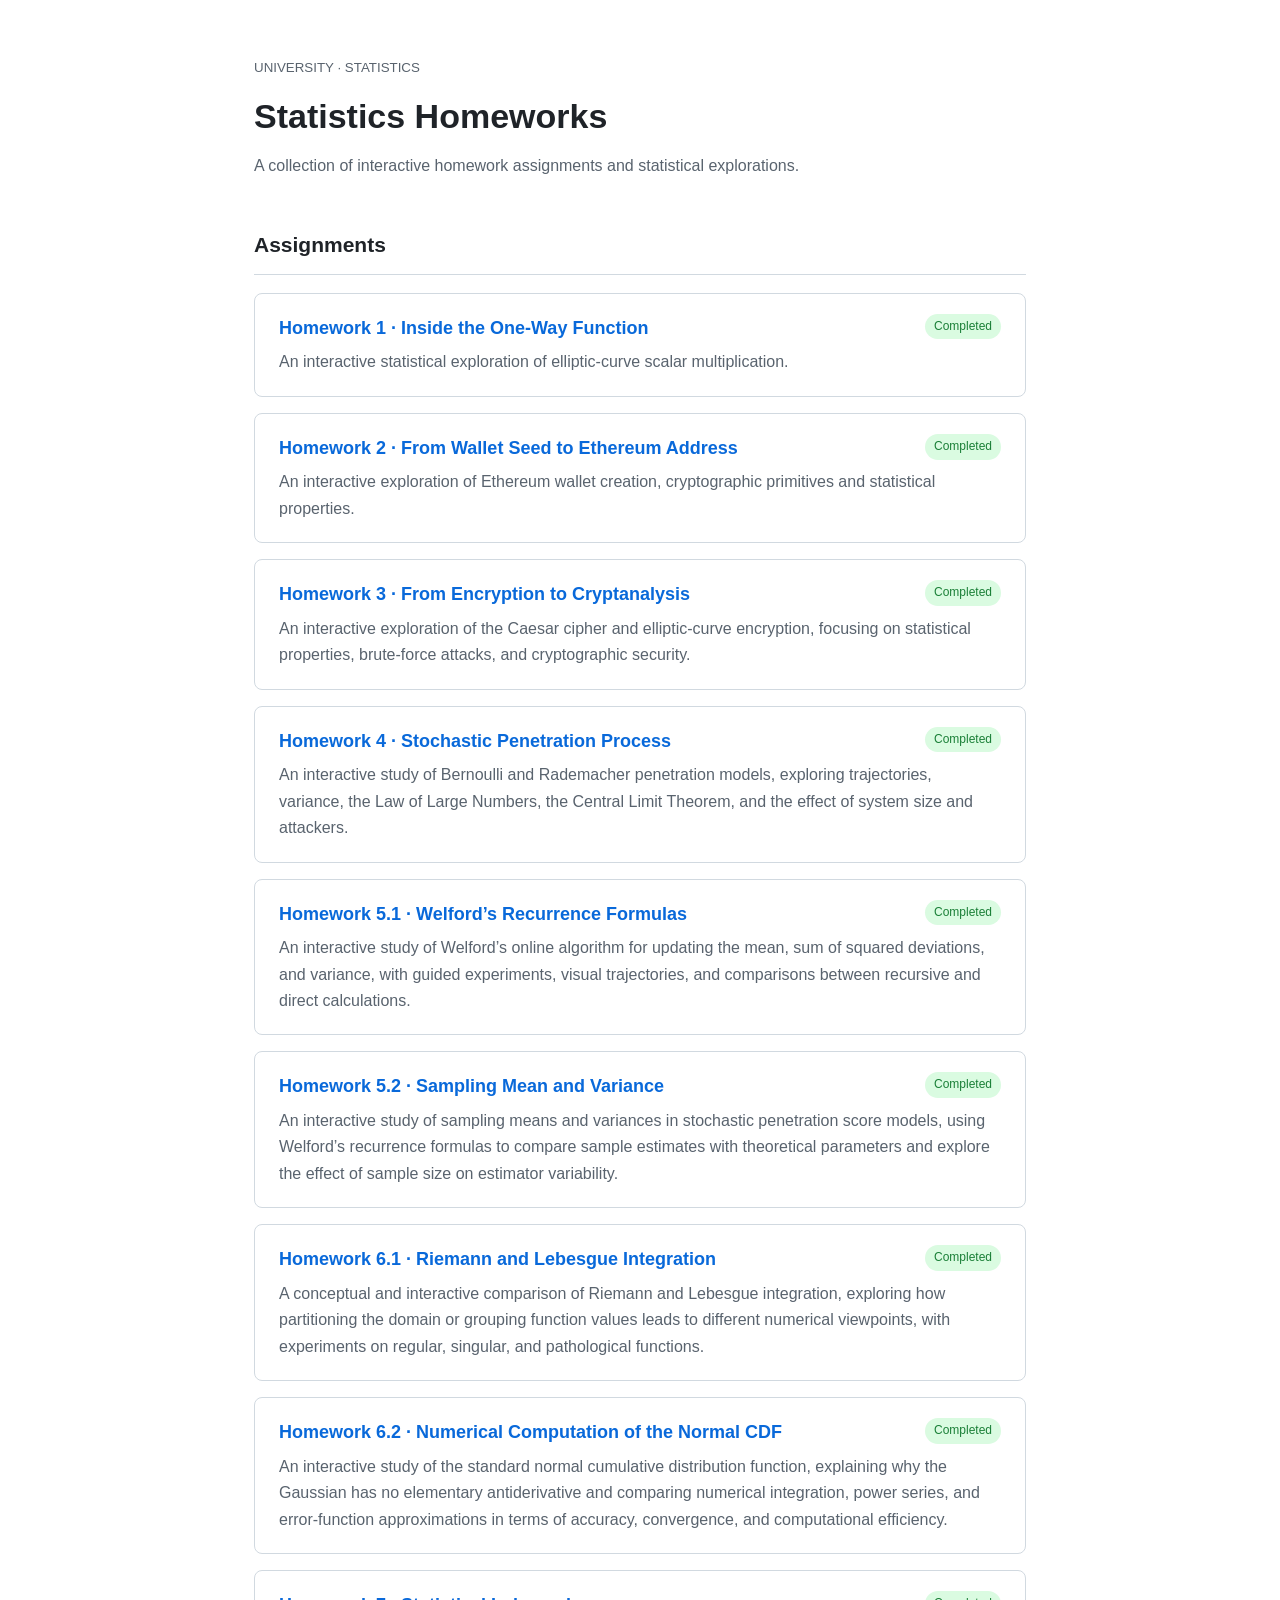
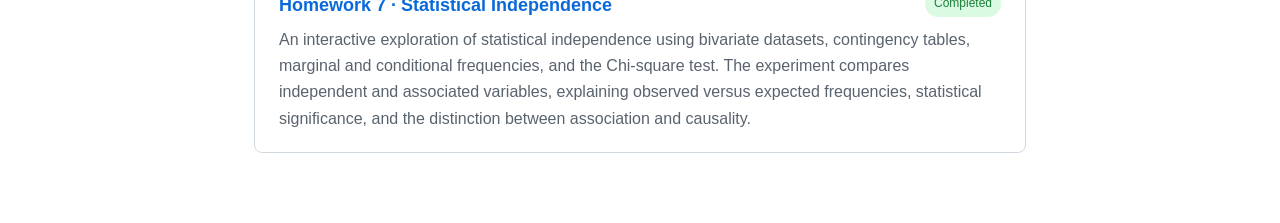
<file: index.html>
<!doctype html>
<html lang="en">
<head>
  <meta charset="UTF-8">
  <meta name="viewport" content="width=device-width, initial-scale=1">
  <title>Statistics Homeworks</title>
  <style>
    :root{color-scheme:light}*{box-sizing:border-box}body{font:16px/1.65 -apple-system,BlinkMacSystemFont,'Segoe UI',sans-serif;color:#1f2328;max-width:820px;margin:0 auto;padding:54px 24px;background:#fff}small{color:#59636e}h1{font-size:34px;line-height:1.2;margin:16px 0 8px}p{color:#59636e}h2{font-size:21px;padding-bottom:12px;border-bottom:1px solid #d1d9e0;margin-top:48px}.item{display:block;color:inherit;text-decoration:none;border:1px solid #d1d9e0;border-radius:8px;padding:20px 24px;margin:16px 0}.item:hover{border-color:#0969da;background:#f6f8fa}.item strong{color:#0969da;font-size:18px}.item p{margin:6px 0 0}.tag{font-size:12px;color:#1a7f37;background:#dafbe1;border-radius:20px;padding:3px 9px;float:right}@media(max-width:480px){body{padding:32px 18px}.tag{float:none;display:inline-block;margin-left:8px}}
  </style>
</head>
<body>
  <small>UNIVERSITY · STATISTICS</small>
  <h1>Statistics Homeworks</h1>
  <p>A collection of interactive homework assignments and statistical explorations.</p>
  <h2>Assignments</h2>
  <a class="item" href="homework-1/"><span class="tag">Completed</span><strong>Homework 1 · Inside the One-Way Function</strong><p>An interactive statistical exploration of elliptic-curve scalar multiplication.</p></a>
  <a class="item" href="homework-2/"><span class="tag">Completed</span><strong>Homework 2 · From Wallet Seed to Ethereum Address</strong><p>An interactive exploration of Ethereum wallet creation, cryptographic primitives and statistical properties.</p></a>
  <a class="item" href="homework-3/"><span class="tag">Completed</span><strong>Homework 3 · From Encryption to Cryptanalysis</strong><p>An interactive exploration of the Caesar cipher and elliptic-curve encryption, focusing on statistical properties, brute-force attacks, and cryptographic security.</p></a>
  <a class="item" href="homework-4/"><span class="tag">Completed</span><strong>Homework 4 · Stochastic Penetration Process</strong><p> An interactive study of Bernoulli and Rademacher penetration models, exploring trajectories, variance, the Law of Large Numbers, the Central Limit Theorem, and the effect of system size and attackers.</p></a>
  <a class="item" href="homework-5.1/"><span class="tag">Completed</span><strong>Homework 5.1 · Welford’s Recurrence Formulas</strong><p>An interactive study of Welford’s online algorithm for updating the mean, sum of squared deviations, and variance, with guided experiments, visual trajectories, and comparisons between recursive and direct calculations.</p></a>
  <a class="item" href="homework-5.2/"><span class="tag">Completed</span><strong>Homework 5.2 · Sampling Mean and Variance</strong><p>An interactive study of sampling means and variances in stochastic penetration score models, using Welford’s recurrence formulas to compare sample estimates with theoretical parameters and explore the effect of sample size on estimator variability.</p></a>
  <a class="item" href="homework-6.1/"><span class="tag">Completed</span><strong>Homework 6.1 · Riemann and Lebesgue Integration</strong><p>A conceptual and interactive comparison of Riemann and Lebesgue integration, exploring how partitioning the domain or grouping function values leads to different numerical viewpoints, with experiments on regular, singular, and pathological functions.</p></a>
  <a class="item" href="homework-6.2/"><span class="tag">Completed</span><strong>Homework 6.2 · Numerical Computation of the Normal CDF</strong><p>An interactive study of the standard normal cumulative distribution function, explaining why the Gaussian has no elementary antiderivative and comparing numerical integration, power series, and error-function approximations in terms of accuracy, convergence, and computational efficiency.</p></a>
  <a class="item" href="homework-7/"><span class="tag">Completed</span><strong>Homework 7 · Statistical Independence</strong><p>An interactive exploration of statistical independence using bivariate datasets, contingency tables, marginal and conditional frequencies, and the Chi-square test. The experiment compares independent and associated variables, explaining observed versus expected frequencies, statistical significance, and the distinction between association and causality.</p></a>

</
</body>
</html>
</file>
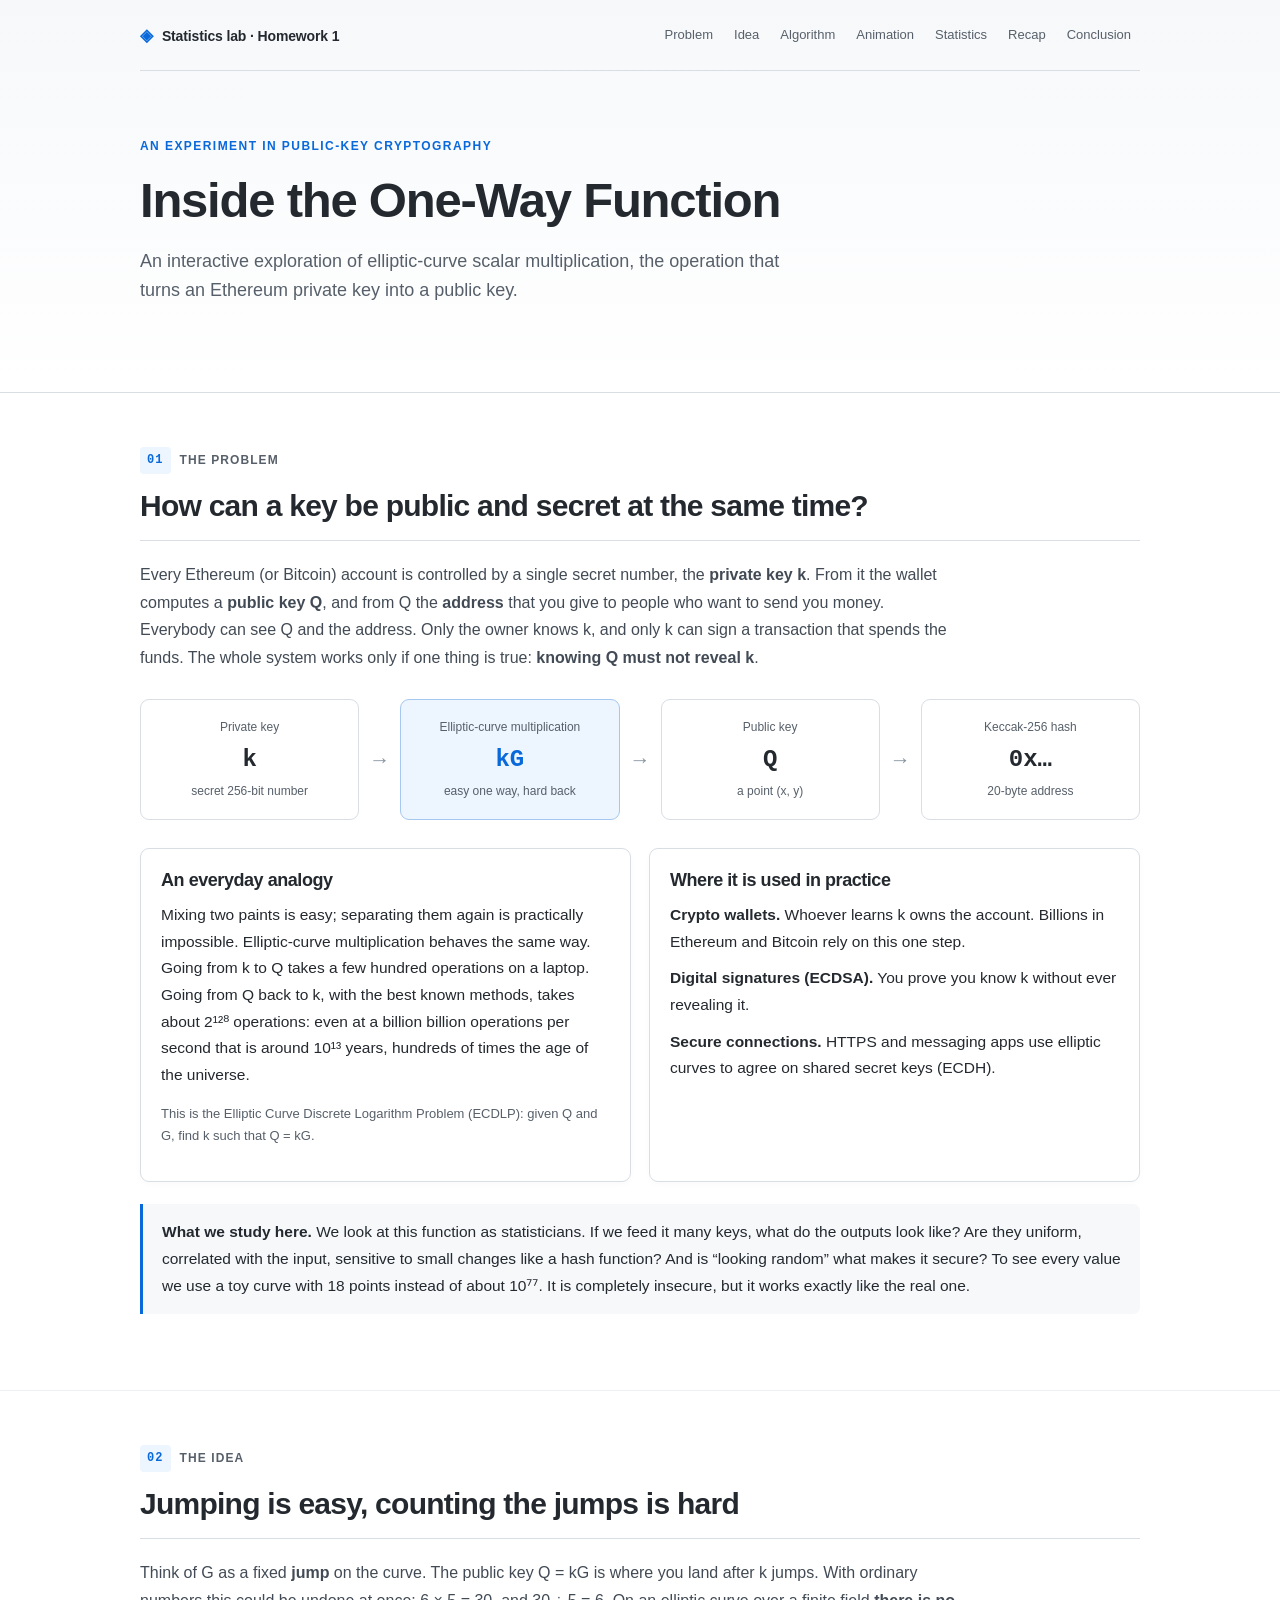
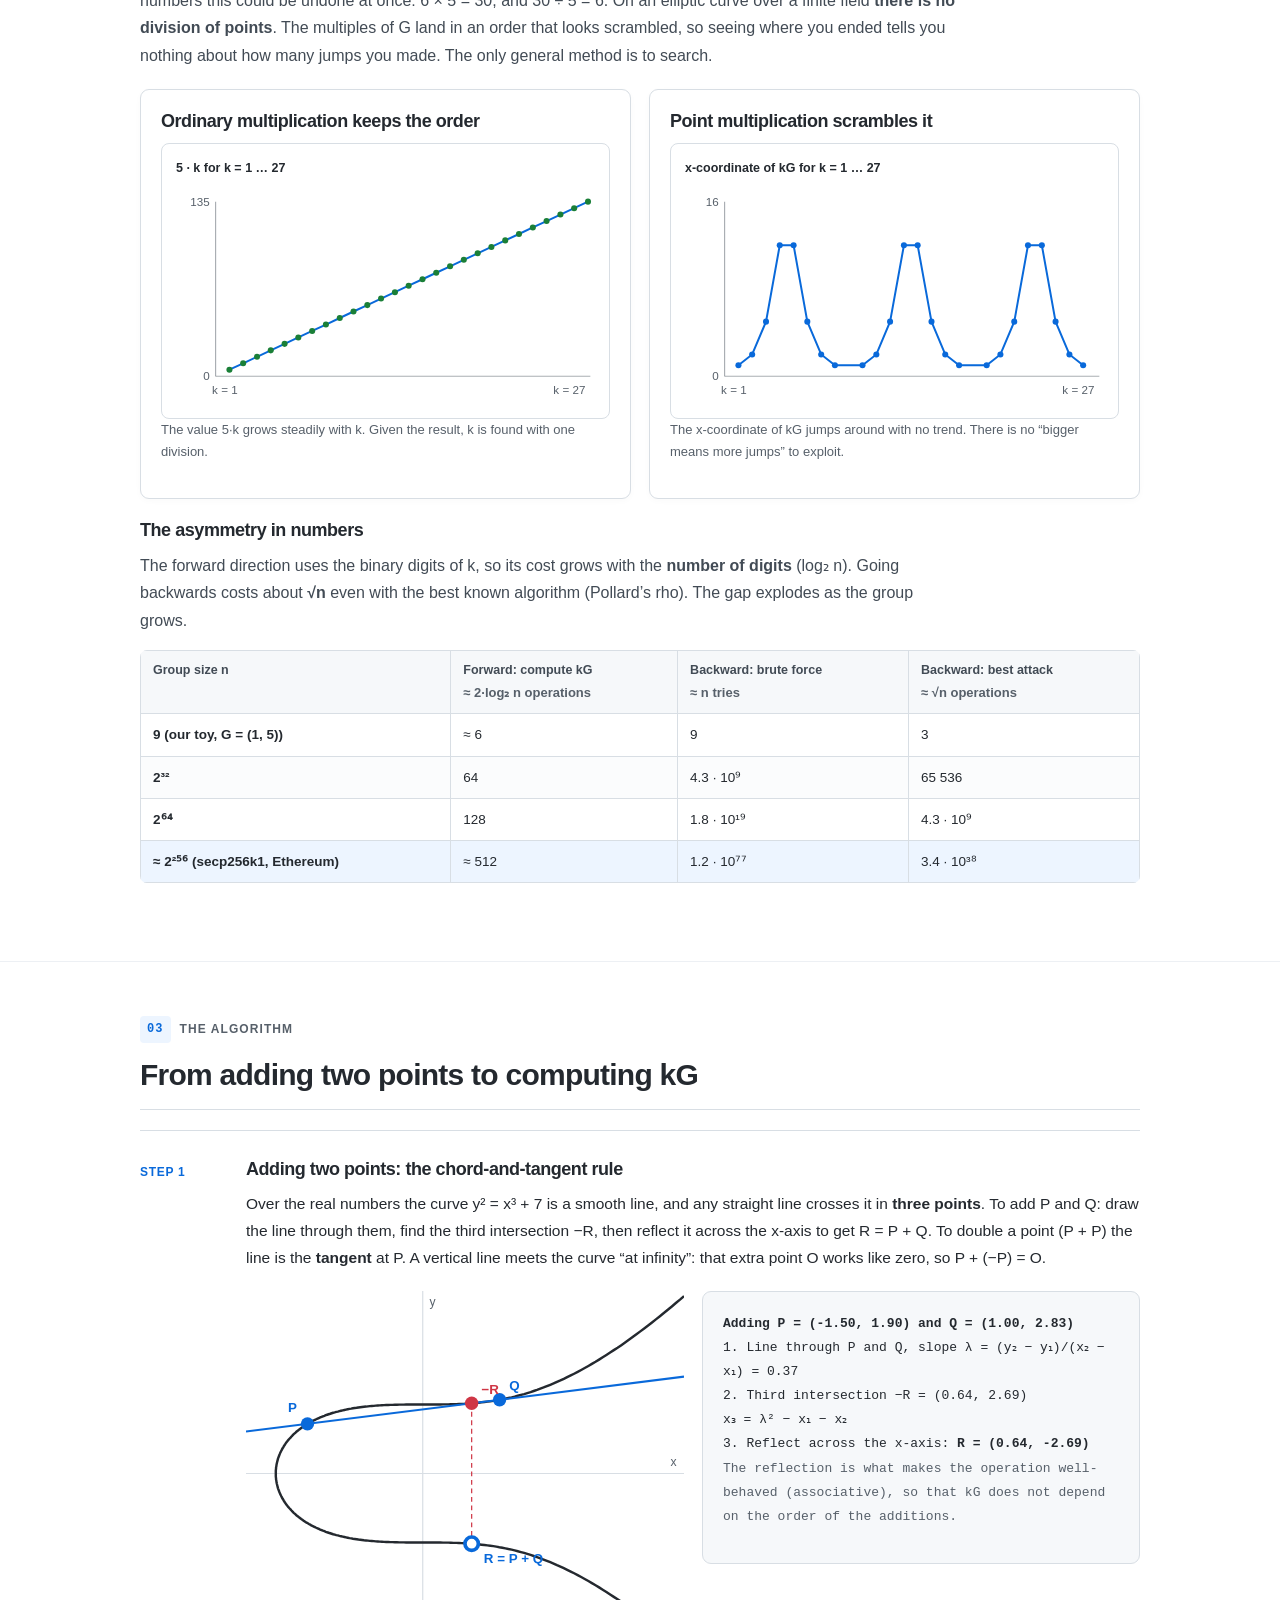
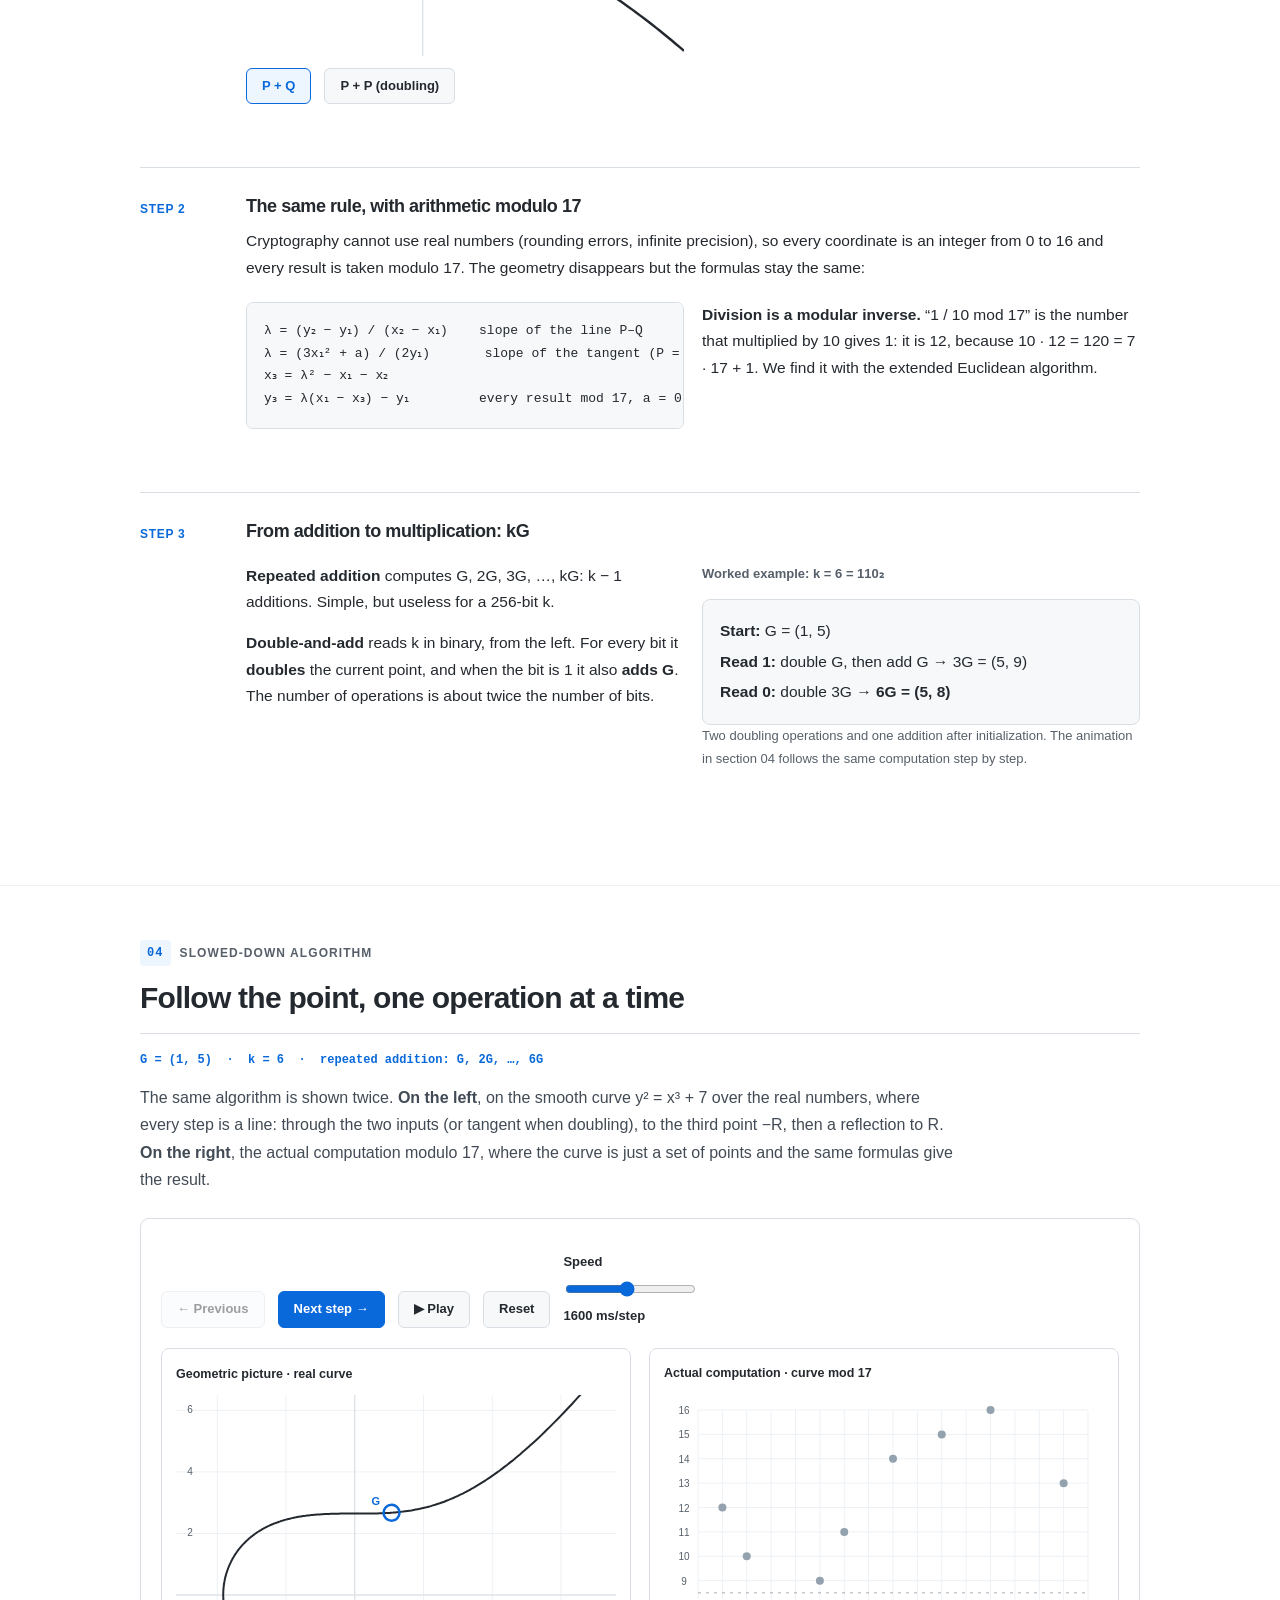
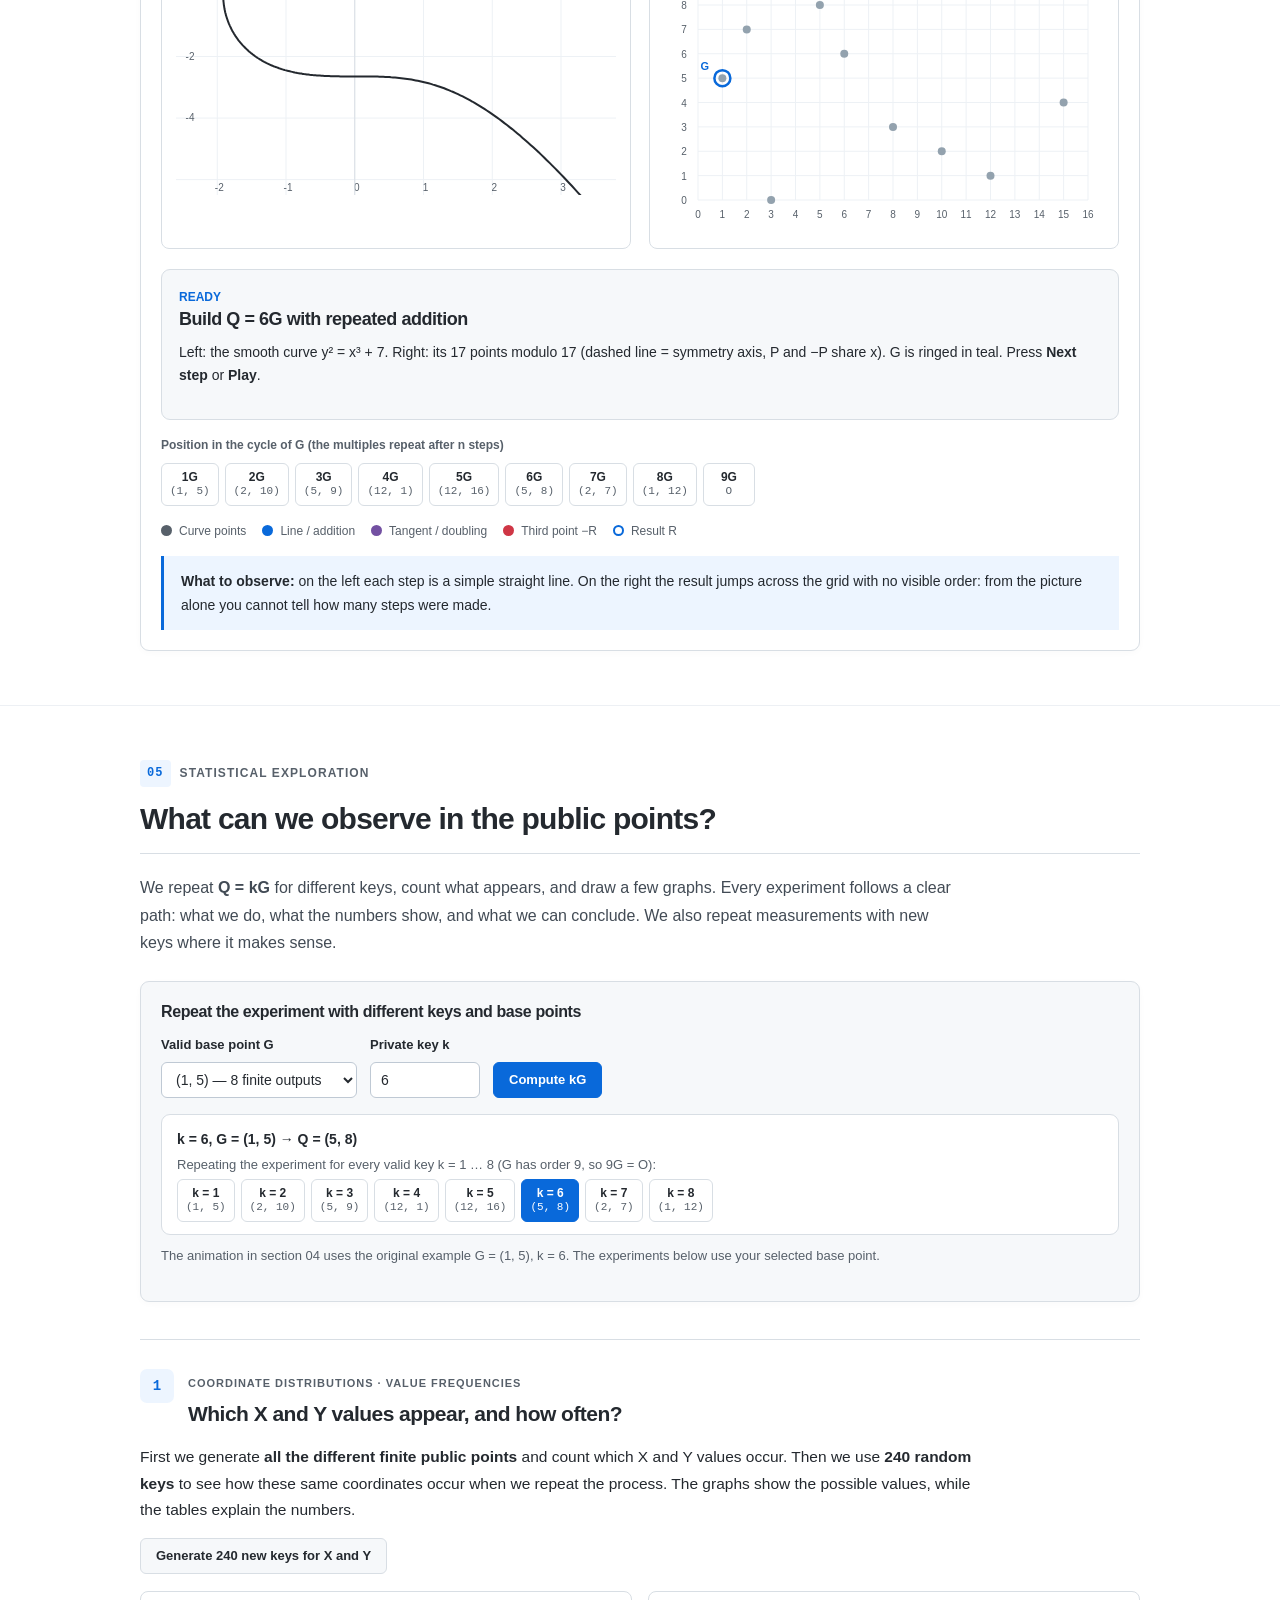
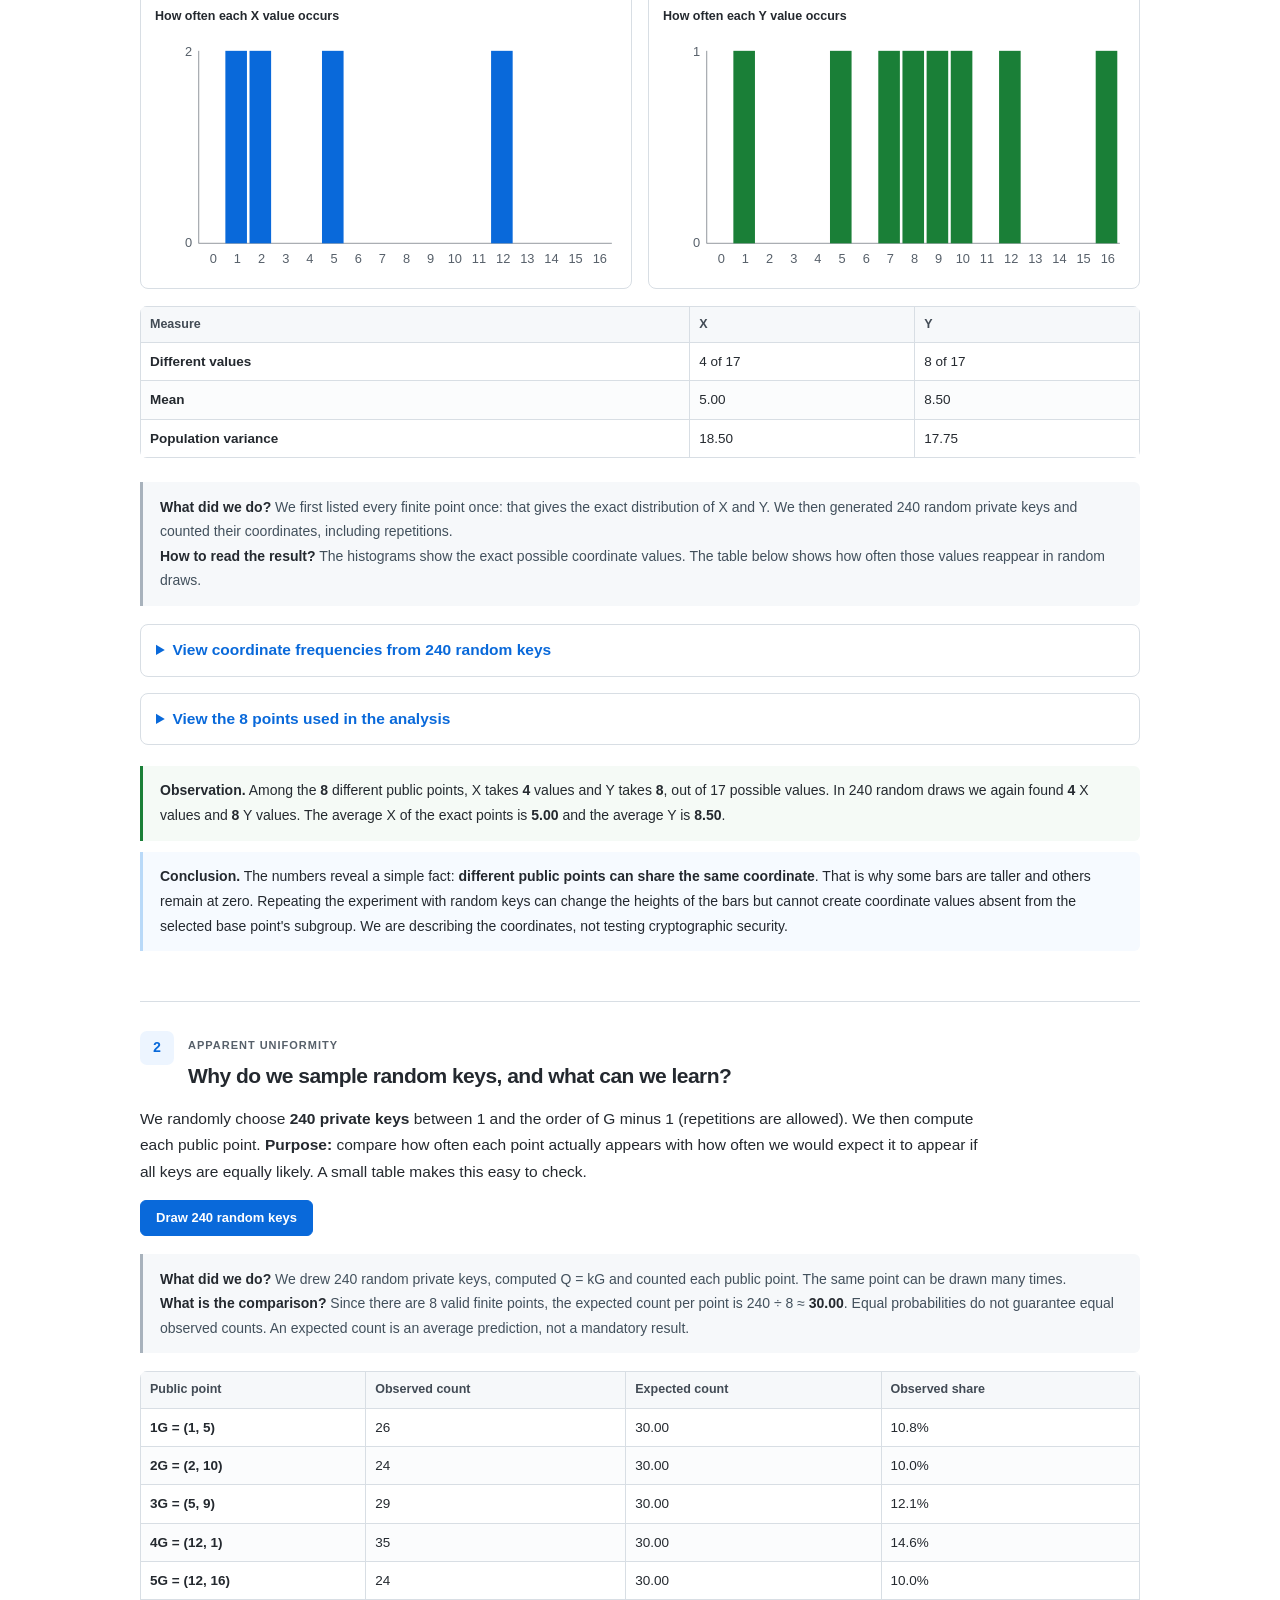
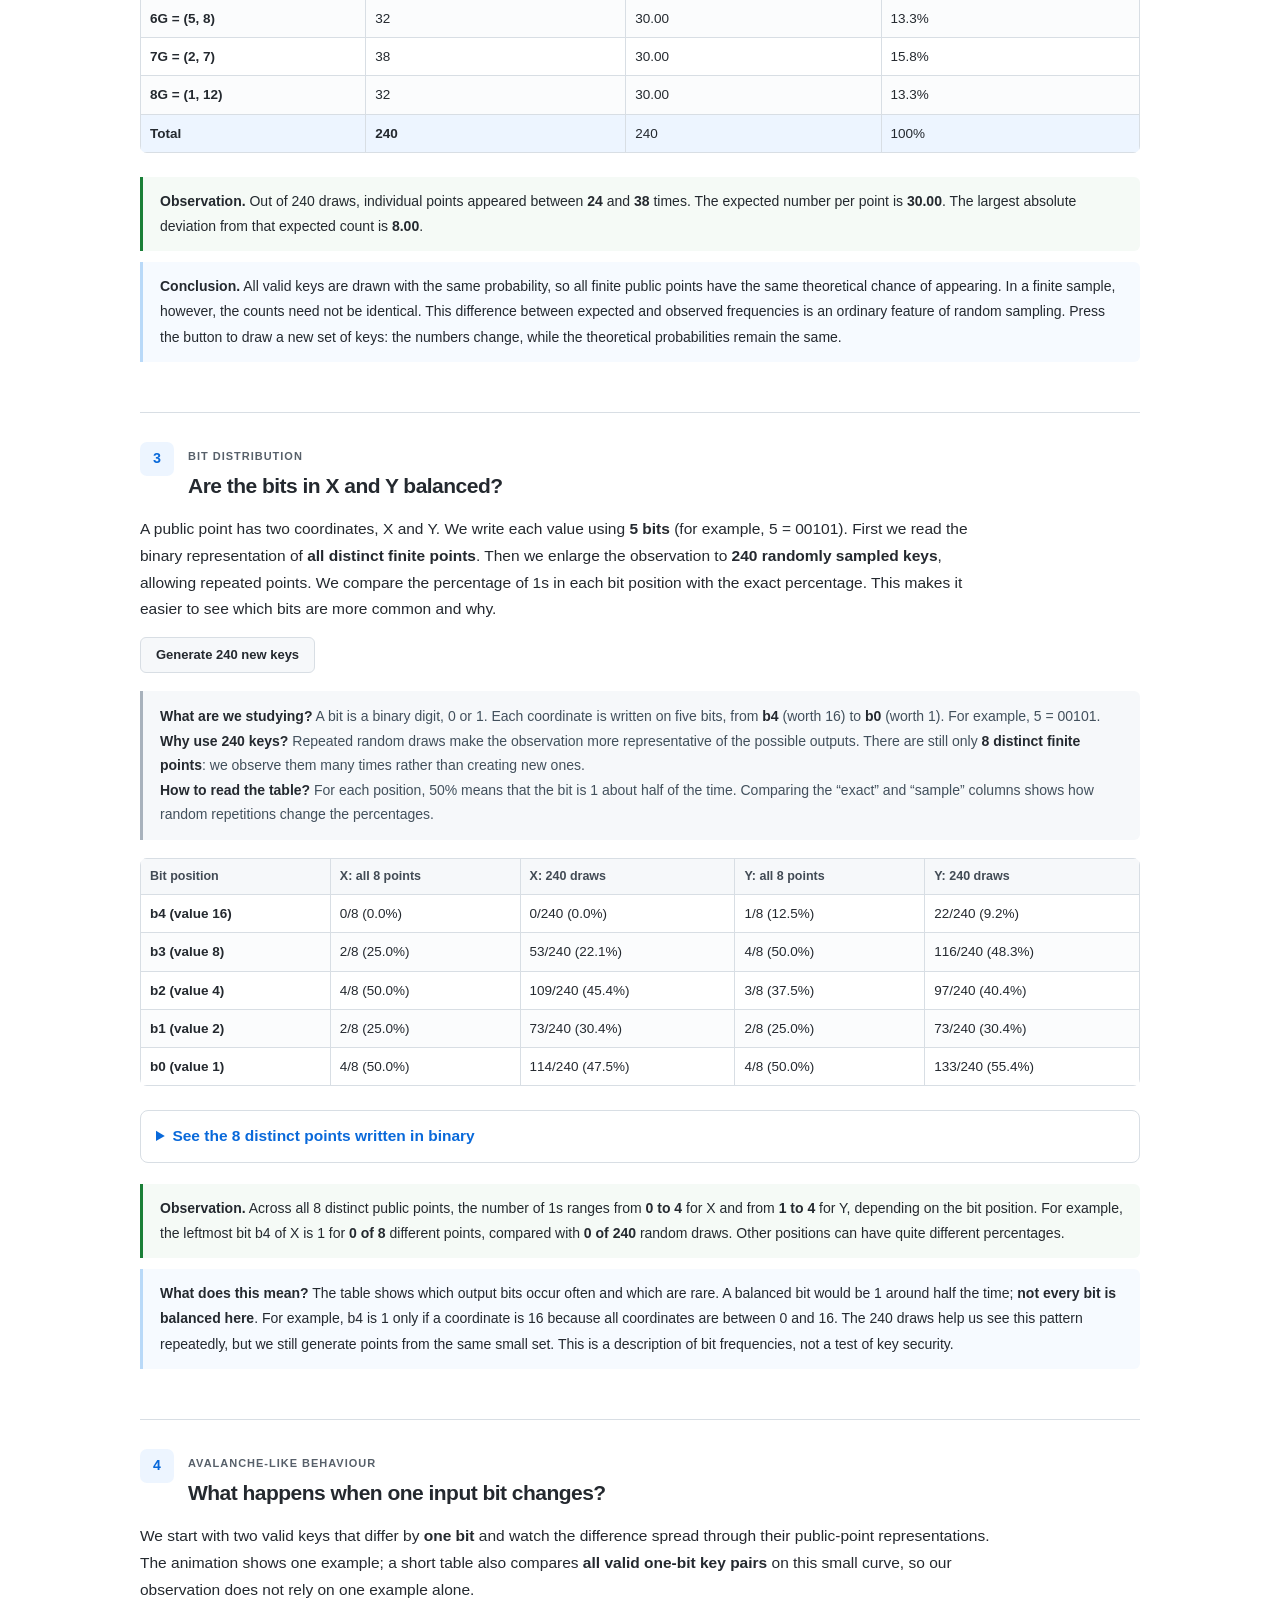
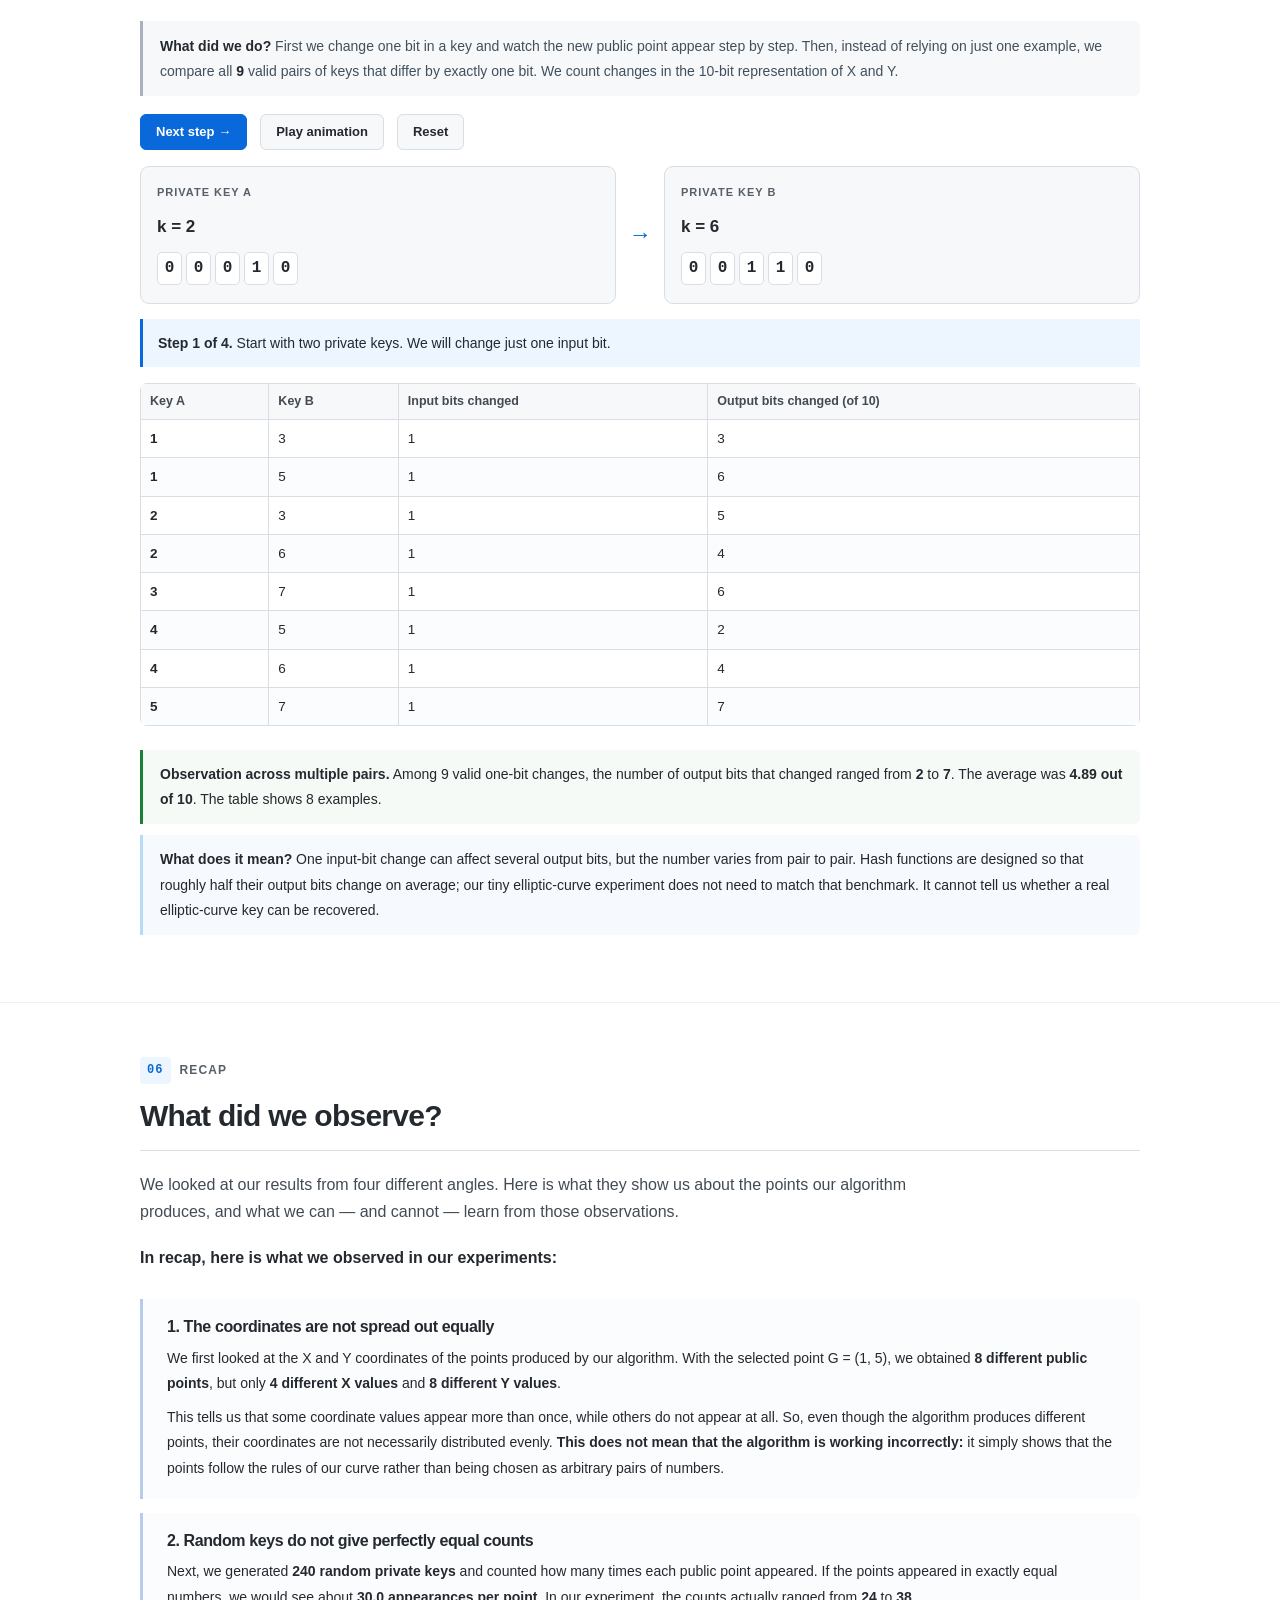
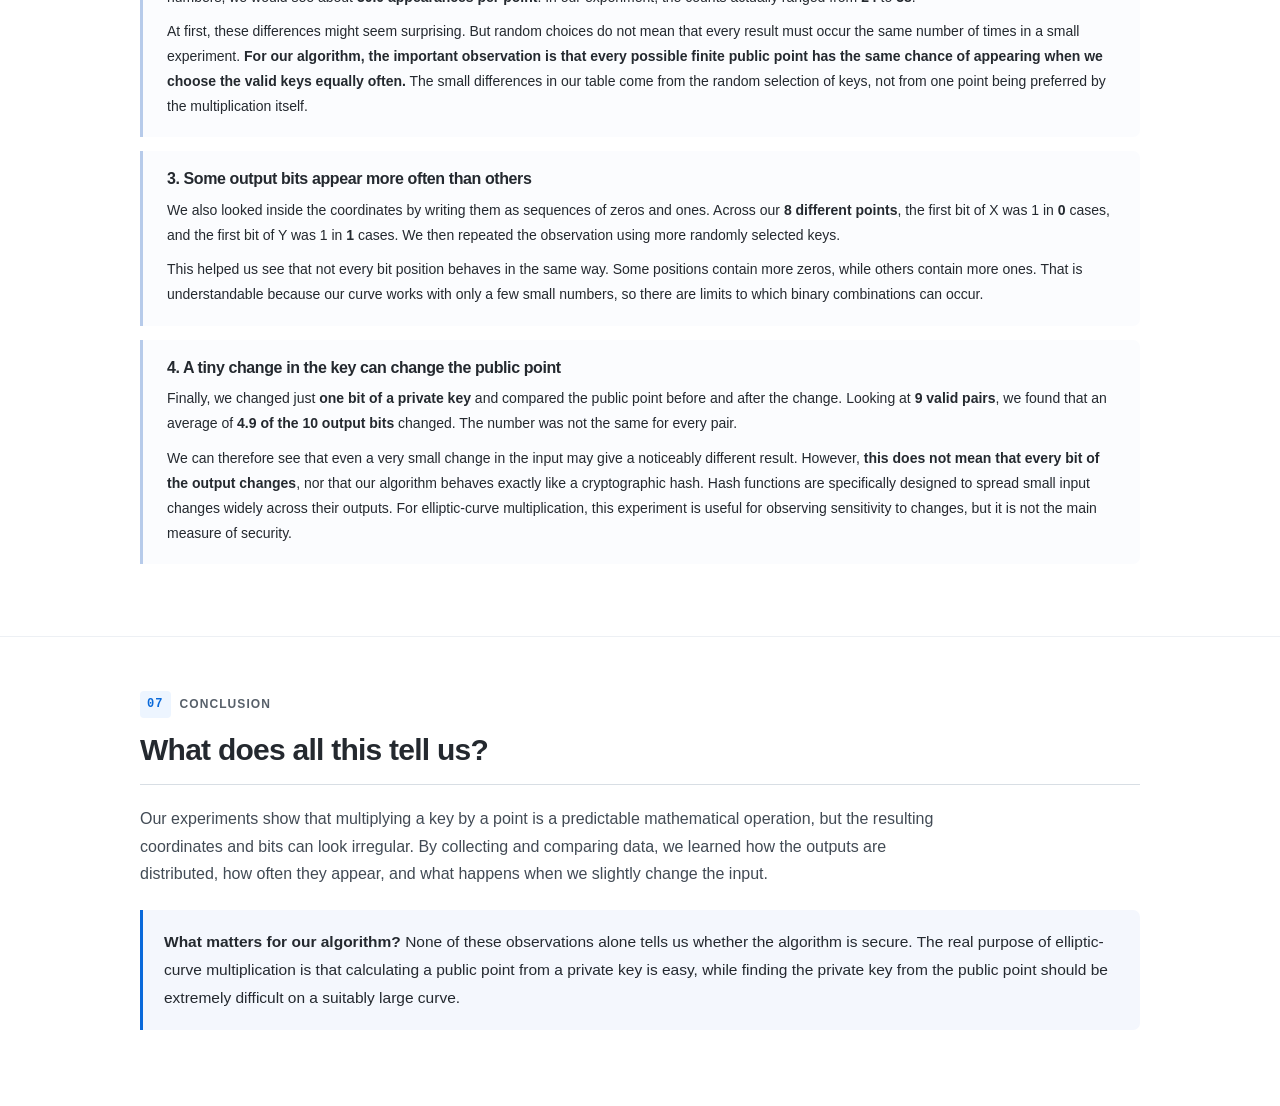
<file: homework-1/index.html>
<!doctype html><html lang="en"><head><meta charset="utf-8"><meta name="viewport" content="width=device-width,initial-scale=1,viewport-fit=cover"><meta name="description" content="Statistics Homework 1: an interactive statistical exploration of elliptic-curve scalar multiplication"><title>Inside the One-Way Function | Statistics Homework 1</title><link rel="stylesheet" href="style.css"></head><body>


<header class="top">
  <div class="wrap">
    <nav class="nav">
      <div class="brand">Statistics lab · Homework 1</div>
      <div class="links">
        <a href="#problem">Problem</a><a href="#idea">Idea</a><a href="#algorithm">Algorithm</a><a href="#animation">Animation</a>
        <a href="#statistics">Statistics</a><a href="#discussion">Recap</a><a href="#conclusion">Conclusion</a>
      </div>
    </nav>
    <div class="hero"><div class="hero-text">
      <div class="eyebrow">An experiment in public-key cryptography</div>
      <h1>Inside the One-Way Function</h1>
      <p>An interactive exploration of elliptic-curve scalar multiplication, the operation that turns an Ethereum private key into a public key.</p>
    </div>
    </div>
  </div>
</header>

<main>
  <!-- 01 PROBLEM -->
  <section class="section" id="problem"><div class="wrap">
    <div class="num"><span class="num-n">01</span><span class="num-t">The problem</span></div>
    <h2>How can a key be public and secret at the same time?</h2>
    <p class="lede">Every Ethereum (or Bitcoin) account is controlled by a single secret number, the <b>private key k</b>.
      From it the wallet computes a <b>public key Q</b>, and from Q the <b>address</b> that you give to people who want to send you money.
      Everybody can see Q and the address. Only the owner knows k, and only k can sign a transaction that spends the funds.
      The whole system works only if one thing is true: <b>knowing Q must not reveal k</b>.</p>

    <div class="flow">
      <div class="flowbox"><div class="mini">Private key</div><strong>k</strong><div class="mini">secret 256-bit number</div></div>
      <div class="arrow" aria-hidden="true">→</div>
      <div class="flowbox hl"><div class="mini">Elliptic-curve multiplication</div><strong>kG</strong><div class="mini">easy one way, hard back</div></div>
      <div class="arrow" aria-hidden="true">→</div>
      <div class="flowbox"><div class="mini">Public key</div><strong>Q</strong><div class="mini">a point (x, y)</div></div>
      <div class="arrow" aria-hidden="true">→</div>
      <div class="flowbox"><div class="mini">Keccak-256 hash</div><strong>0x…</strong><div class="mini">20-byte address</div></div>
    </div>

    <div class="two">
      <div class="panel">
        <h3>An everyday analogy</h3>
        <p>Mixing two paints is easy; separating them again is practically impossible. Elliptic-curve multiplication behaves the same way.
          Going from k to Q takes a few hundred operations on a laptop. Going from Q back to k, with the best known methods, takes about
          2¹²⁸ operations: even at a billion billion operations per second that is around 10¹³ years, hundreds of times the age of the universe.</p>
        <p class="mini">This is the Elliptic Curve Discrete Logarithm Problem (ECDLP): given Q and G, find k such that Q = kG.</p>
      </div>
      <div class="panel">
        <h3>Where it is used in practice</h3>
        <ul class="plain">
          <li><b>Crypto wallets.</b> Whoever learns k owns the account. Billions in Ethereum and Bitcoin rely on this one step.</li>
          <li><b>Digital signatures (ECDSA).</b> You prove you know k without ever revealing it.</li>
          <li><b>Secure connections.</b> HTTPS and messaging apps use elliptic curves to agree on shared secret keys (ECDH).</li>
        </ul>
      </div>
    </div>

    <div class="note"><b>What we study here.</b> We look at this function as statisticians. If we feed it many keys, what do the outputs look like?
      Are they uniform, correlated with the input, sensitive to small changes like a hash function? And is “looking random” what makes it secure?
      To see every value we use a toy curve with 18 points instead of about 10⁷⁷. It is completely insecure, but it works exactly like the real one.</div>
  </div></section>

  <!-- 02 IDEA -->
  <section class="section" id="idea"><div class="wrap">
    <div class="num"><span class="num-n">02</span><span class="num-t">The idea</span></div>
    <h2>Jumping is easy, counting the jumps is hard</h2>
    <p class="lede">Think of G as a fixed <b>jump</b> on the curve. The public key Q = kG is where you land after k jumps.
      With ordinary numbers this could be undone at once: 6 × 5 = 30, and 30 ÷ 5 = 6. On an elliptic curve over a finite field
      <b>there is no division of points</b>. The multiples of G land in an order that looks scrambled, so seeing where you ended
      tells you nothing about how many jumps you made. The only general method is to search.</p>

    <div class="two">
      <div class="panel">
        <h3>Ordinary multiplication keeps the order</h3>
        <div id="ideaInt"></div>
        <p class="mini">The value 5·k grows steadily with k. Given the result, k is found with one division.</p>
      </div>
      <div class="panel">
        <h3>Point multiplication scrambles it</h3>
        <div id="ideaEc"></div>
        <p class="mini">The x-coordinate of kG jumps around with no trend. There is no “bigger means more jumps” to exploit.</p>
      </div>
    </div>

    <h3>The asymmetry in numbers</h3>
    <p class="lede">The forward direction uses the binary digits of k, so its cost grows with the <b>number of digits</b> (log₂ n).
      Going backwards costs about <b>√n</b> even with the best known algorithm (Pollard’s rho). The gap explodes as the group grows.</p>
    <div class="tablewrap">
      <table class="grid-table">
        <thead><tr><th>Group size n</th><th>Forward: compute kG<br><span class="mini">≈ 2·log₂ n operations</span></th><th>Backward: brute force<br><span class="mini">≈ n tries</span></th><th>Backward: best attack<br><span class="mini">≈ √n operations</span></th></tr></thead>
        <tbody>
          <tr><td>9 (our toy, G = (1, 5))</td><td>≈ 6</td><td>9</td><td>3</td></tr>
          <tr><td>2³²</td><td>64</td><td>4.3 · 10⁹</td><td>65 536</td></tr>
          <tr><td>2⁶⁴</td><td>128</td><td>1.8 · 10¹⁹</td><td>4.3 · 10⁹</td></tr>
          <tr class="hlrow"><td>≈ 2²⁵⁶ (secp256k1, Ethereum)</td><td>≈ 512</td><td>1.2 · 10⁷⁷</td><td>3.4 · 10³⁸</td></tr>
        </tbody>
      </table>
    </div>
  </div></section>

  <!-- 03 ALGORITHM -->
  <section class="section" id="algorithm"><div class="wrap">
    <div class="num"><span class="num-n">03</span><span class="num-t">The algorithm</span></div>
    <h2>From adding two points to computing kG</h2>

    <div class="stepcard">
      <div class="stepnum">Step 1</div>
      <div class="stepbody">
        <h3>Adding two points: the chord-and-tangent rule</h3>
        <p>Over the real numbers the curve y² = x³ + 7 is a smooth line, and any straight line crosses it in <b>three points</b>.
          To add P and Q: draw the line through them, find the third intersection −R, then reflect it across the x-axis to get R = P + Q.
          To double a point (P + P) the line is the <b>tangent</b> at P. A vertical line meets the curve “at infinity”: that extra point O works like zero, so P + (−P) = O.</p>
        <div class="two curvebox">
          <div><div id="realCurve"></div>
            <div class="controls tight"><button id="rcAdd" class="secondary" aria-pressed="true">P + Q</button><button id="rcDbl" class="secondary" aria-pressed="false">P + P (doubling)</button></div>
          </div>
          <div id="rcText" class="calcbox"></div>
        </div>
      </div>
    </div>

    <div class="stepcard">
      <div class="stepnum">Step 2</div>
      <div class="stepbody">
        <h3>The same rule, with arithmetic modulo 17</h3>
        <p>Cryptography cannot use real numbers (rounding errors, infinite precision), so every coordinate is an integer from 0 to 16 and every
          result is taken modulo 17. The geometry disappears but the formulas stay the same:</p>
        <div class="two">
          <pre class="formulas">λ = (y₂ − y₁) / (x₂ − x₁)    slope of the line P–Q
λ = (3x₁² + a) / (2y₁)       slope of the tangent (P = Q)
x₃ = λ² − x₁ − x₂
y₃ = λ(x₁ − x₃) − y₁         every result mod 17, a = 0</pre>
          <div>
            <p><b>Division is a modular inverse.</b> “1 / 10 mod 17” is the number that multiplied by 10 gives 1: it is 12, because
              10 · 12 = 120 = 7 · 17 + 1. We find it with the extended Euclidean algorithm.</p>
          </div>
        </div>
      </div>
    </div>

    <div class="stepcard">
      <div class="stepnum">Step 3</div>
      <div class="stepbody">
        <h3>From addition to multiplication: kG</h3>
        <div class="two">
          <div>
            <p><b>Repeated addition</b> computes G, 2G, 3G, …, kG: k − 1 additions. Simple, but useless for a 256-bit k.</p>
            <p><b>Double-and-add</b> reads k in binary, from the left. For every bit it <b>doubles</b> the current point, and when the bit is 1 it also
              <b>adds G</b>. The number of operations is about twice the number of bits.</p>
          </div>
          <div>
            <p class="mini"><b>Worked example: k = 6 = 110₂</b></p>
            <div class="binary-example"><p><b>Start:</b> G = (1, 5)</p><p><b>Read 1:</b> double G, then add G → 3G = (5, 9)</p><p><b>Read 0:</b> double 3G → <b>6G = (5, 8)</b></p></div>
            <p class="mini">Two doubling operations and one addition after initialization. The animation in section 04 follows the same computation step by step.</p>
          </div>
        </div>
      </div>
    </div>

  </div></section>

  <!-- 04 ANIMATION -->
  <section class="section" id="animation"><div class="wrap">
    <div class="num"><span class="num-n">04</span><span class="num-t">Slowed-down algorithm</span></div>
    <h2>Follow the point, one operation at a time</h2>
    <p class="meta-line">G = (1, 5) &nbsp;·&nbsp; k = 6 &nbsp;·&nbsp; repeated addition: G, 2G, …, 6G</p>
    <p class="lede">The same algorithm is shown twice. <b>On the left</b>, on the smooth curve y² = x³ + 7 over the real numbers, where every
      step is a line: through the two inputs (or tangent when doubling), to the third point −R, then a reflection to R.
      <b>On the right</b>, the actual computation modulo 17, where the curve is just a set of points and the same formulas give the result.</p>
    <div class="panel tool">
      <div class="controls">
        <button id="prev" class="secondary">← Previous</button>
        <button id="next">Next step →</button>
        <button id="play" class="secondary">▶ Play</button>
        <button id="reset" class="secondary">Reset</button>
        <label>Speed <input id="speed" type="range" min="400" max="3000" step="100" value="1600"><span id="speedLbl"></span></label>
      </div>
      <div class="viz2">
        <figure class="vizfig">
          <figcaption>Geometric picture · real curve <span class="mini" id="zoomNote"></span></figcaption>
          <svg id="realPlot" viewBox="0 0 440 400" aria-label="The current step drawn on the real curve"></svg>
        </figure>
        <figure class="vizfig">
          <figcaption>Actual computation · curve mod 17</figcaption>
          <svg id="plot" viewBox="0 0 440 440" aria-label="The current step on the points of the curve modulo 17"></svg>
        </figure>
      </div>
      <div id="stepInfo" class="stepinfo" aria-live="polite"></div>
      <div class="strips">
        <div><div class="strip-label">Position in the cycle of G (the multiples repeat after n steps)</div><div id="cycleStrip" class="chips"></div></div>
        <div id="bitWrap"><div class="strip-label">Bits of k read by double-and-add</div><div id="bitStrip" class="chips"></div></div>
      </div>
      <div class="legend"><span><i class="swatch dots"></i> Curve points</span><span><i class="swatch green"></i> Line / addition</span><span><i class="swatch blue"></i> Tangent / doubling</span><span><i class="swatch redd"></i> Third point −R</span><span><i class="swatch ring"></i> Result R</span></div>
      <div id="animInterpretation" class="interpretation" aria-live="polite"></div>
    </div>
  </div></section>

  <!-- 05 STATISTICS -->
  <section class="section" id="statistics"><div class="wrap">
    <div class="num"><span class="num-n">05</span><span class="num-t">Statistical exploration</span></div>
    <h2>What can we observe in the public points?</h2>
    <p class="lede">We repeat <b>Q = kG</b> for different keys, count what appears, and draw a few graphs. Every experiment follows a clear path: what we do, what the numbers show, and what we can conclude. We also repeat measurements with new keys where it makes sense.</p>
    <div class="panel lab-controls">
      <h3>Repeat the experiment with different keys and base points</h3>
      <div class="controls">
        <label>Valid base point G
          <select id="statBase"><option value="1,5">(1, 5) — 8 finite outputs</option><option value="6,6">(6, 6) — 17 finite outputs</option></select>
        </label>
        <label>Private key k <input id="statKey" type="number" value="6" min="1" max="8" step="1"></label>
        <button id="statTry">Compute kG</button>
      </div>
      <div id="statTrial" class="trial-result" aria-live="polite"></div>
      <p class="mini">The animation in section 04 uses the original example G = (1, 5), k = 6. The experiments below use your selected base point.</p>
    </div>

    <article class="exp"><header><span class="exp-num">1</span><div><span class="guide-tag">Coordinate distributions · value frequencies</span><h3>Which X and Y values appear, and how often?</h3></div></header>
      <p>First we generate <b>all the different finite public points</b> and count which X and Y values occur. Then we use <b>240 random keys</b> to see how these same coordinates occur when we repeat the process. The graphs show the possible values, while the tables explain the numbers.</p>
      <div class="controls"><button id="statCoordDraw" class="secondary">Generate 240 new keys for X and Y</button></div><div id="simpleDist"></div>
    </article>

    <article class="exp"><header><span class="exp-num">2</span><div><span class="guide-tag">Apparent uniformity</span><h3>Why do we sample random keys, and what can we learn?</h3></div></header>
      <p>We randomly choose <b>240 private keys</b> between 1 and the order of G minus 1 (repetitions are allowed). We then compute each public point. <b>Purpose:</b> compare how often each point actually appears with how often we would expect it to appear if all keys are equally likely. A small table makes this easy to check.</p>
      <button id="statDraw">Draw 240 random keys</button>
      <div id="statUniform" aria-live="polite"></div>
    </article>

    <article class="exp"><header><span class="exp-num">3</span><div><span class="guide-tag">Bit distribution</span><h3>Are the bits in X and Y balanced?</h3></div></header>
      <p>A public point has two coordinates, X and Y. We write each value using <b>5 bits</b> (for example, 5 = 00101). First we read the binary representation of <b>all distinct finite points</b>. Then we enlarge the observation to <b>240 randomly sampled keys</b>, allowing repeated points. We compare the percentage of 1s in each bit position with the exact percentage. This makes it easier to see which bits are more common and why.</p>
      <div class="controls"><button id="statBitDraw" class="secondary">Generate 240 new keys</button></div>
      <div id="simpleBits"></div>
    </article>

    <article class="exp"><header><span class="exp-num">4</span><div><span class="guide-tag">Avalanche-like behaviour</span><h3>What happens when one input bit changes?</h3></div></header>
      <p>We start with two valid keys that differ by <b>one bit</b> and watch the difference spread through their public-point representations. The animation shows one example; a short table also compares <b>all valid one-bit key pairs</b> on this small curve, so our observation does not rely on one example alone.</p>
      <div id="simpleAvalanche"></div>
    </article>
  </div></section>
  <section class="section discussion" id="discussion"><div class="wrap">
    <div class="num"><span class="num-n">06</span><span class="num-t">Recap</span></div>
    <h2>What did we observe?</h2>
    <p class="lede">We looked at our results from four different angles. Here is what they show us about the points our algorithm produces, and what we can — and cannot — learn from those observations.</p>
    <div id="overallFinding" class="final-finding" aria-live="polite"></div>
  </div></section>
  <section class="section discussion" id="conclusion"><div class="wrap">
    <div class="num"><span class="num-n">07</span><span class="num-t">Conclusion</span></div>
    <h2>What does all this tell us?</h2>
    <p class="lede">Our experiments show that multiplying a key by a point is a predictable mathematical operation, but the resulting coordinates and bits can look irregular. By collecting and comparing data, we learned how the outputs are distributed, how often they appear, and what happens when we slightly change the input.</p>
    <div class="conclusion-last"><b>What matters for our algorithm?</b> None of these observations alone tells us whether the algorithm is secure. The real purpose of elliptic-curve multiplication is that calculating a public point from a private key is easy, while finding the private key from the public point should be extremely difficult on a suitably large curve.</div>
  </div></section>
  </main>


<script src="app.js"></script>



</body></html>
</file>
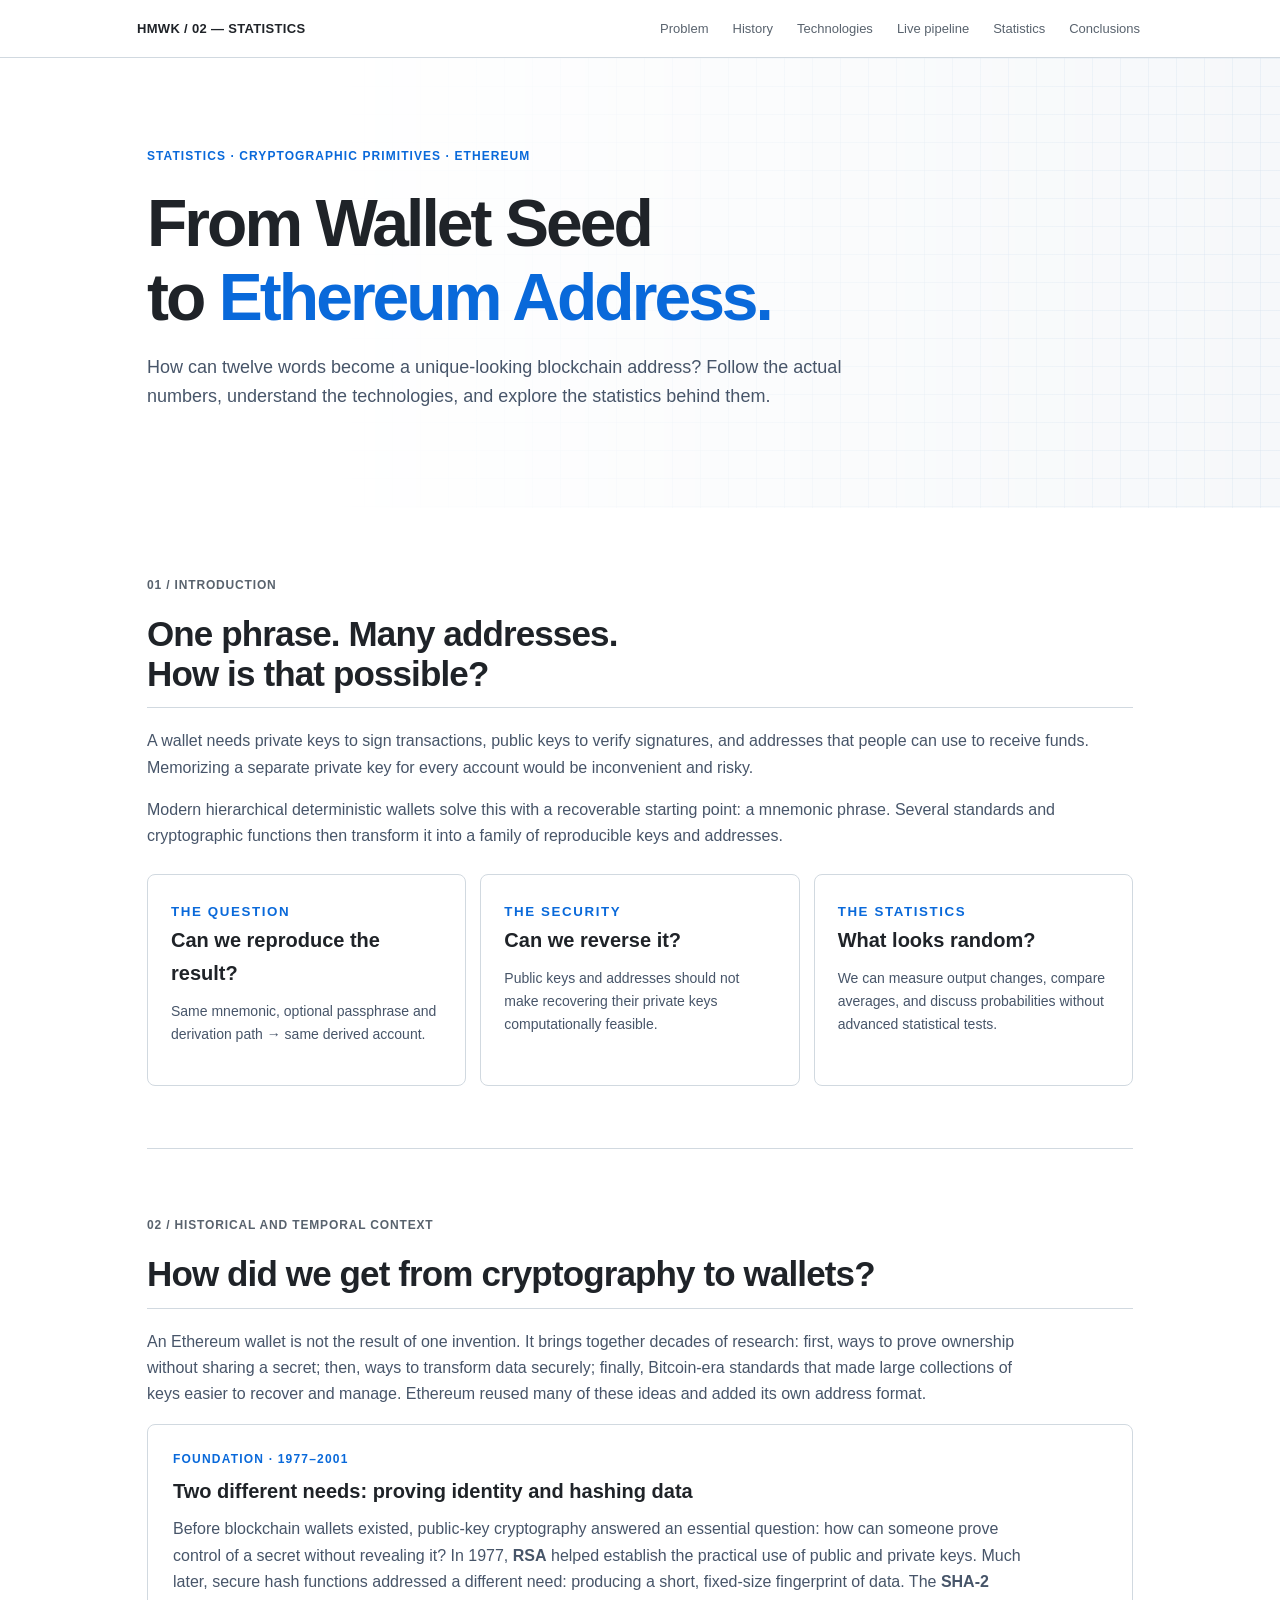
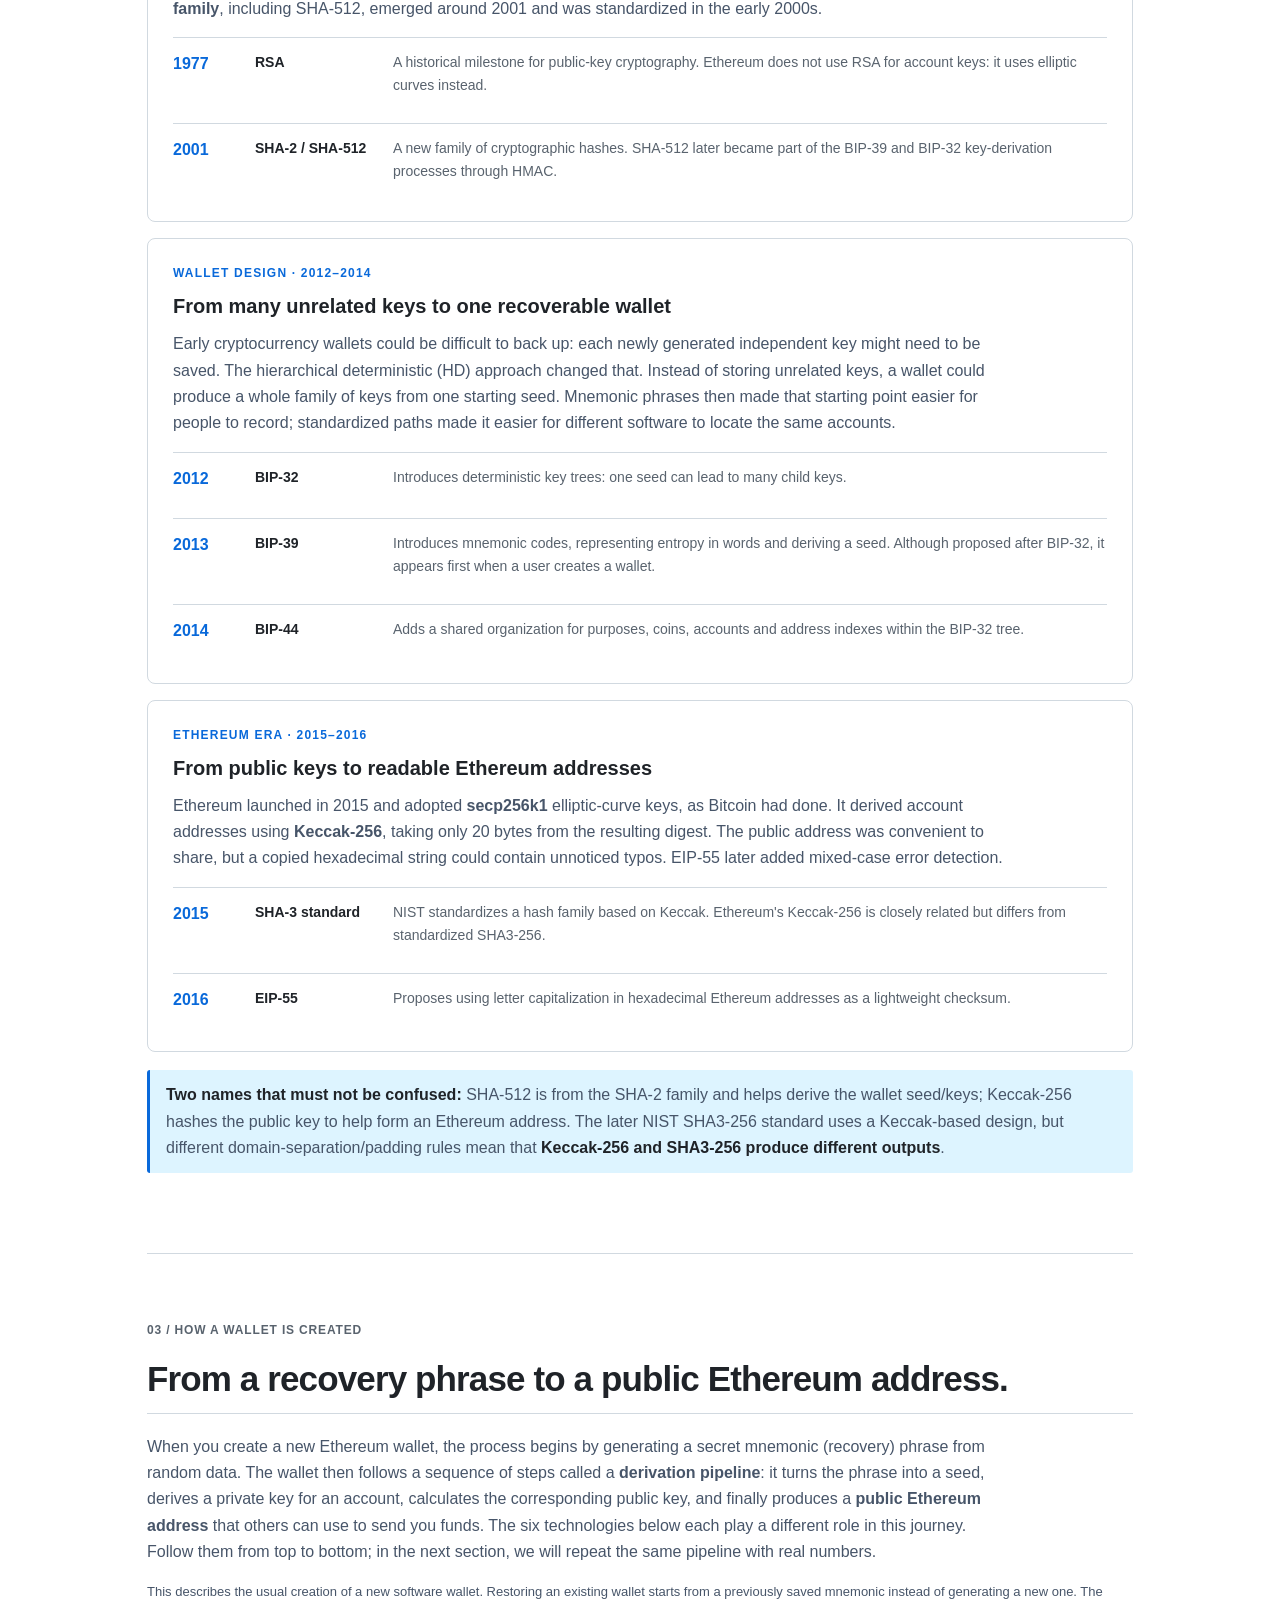
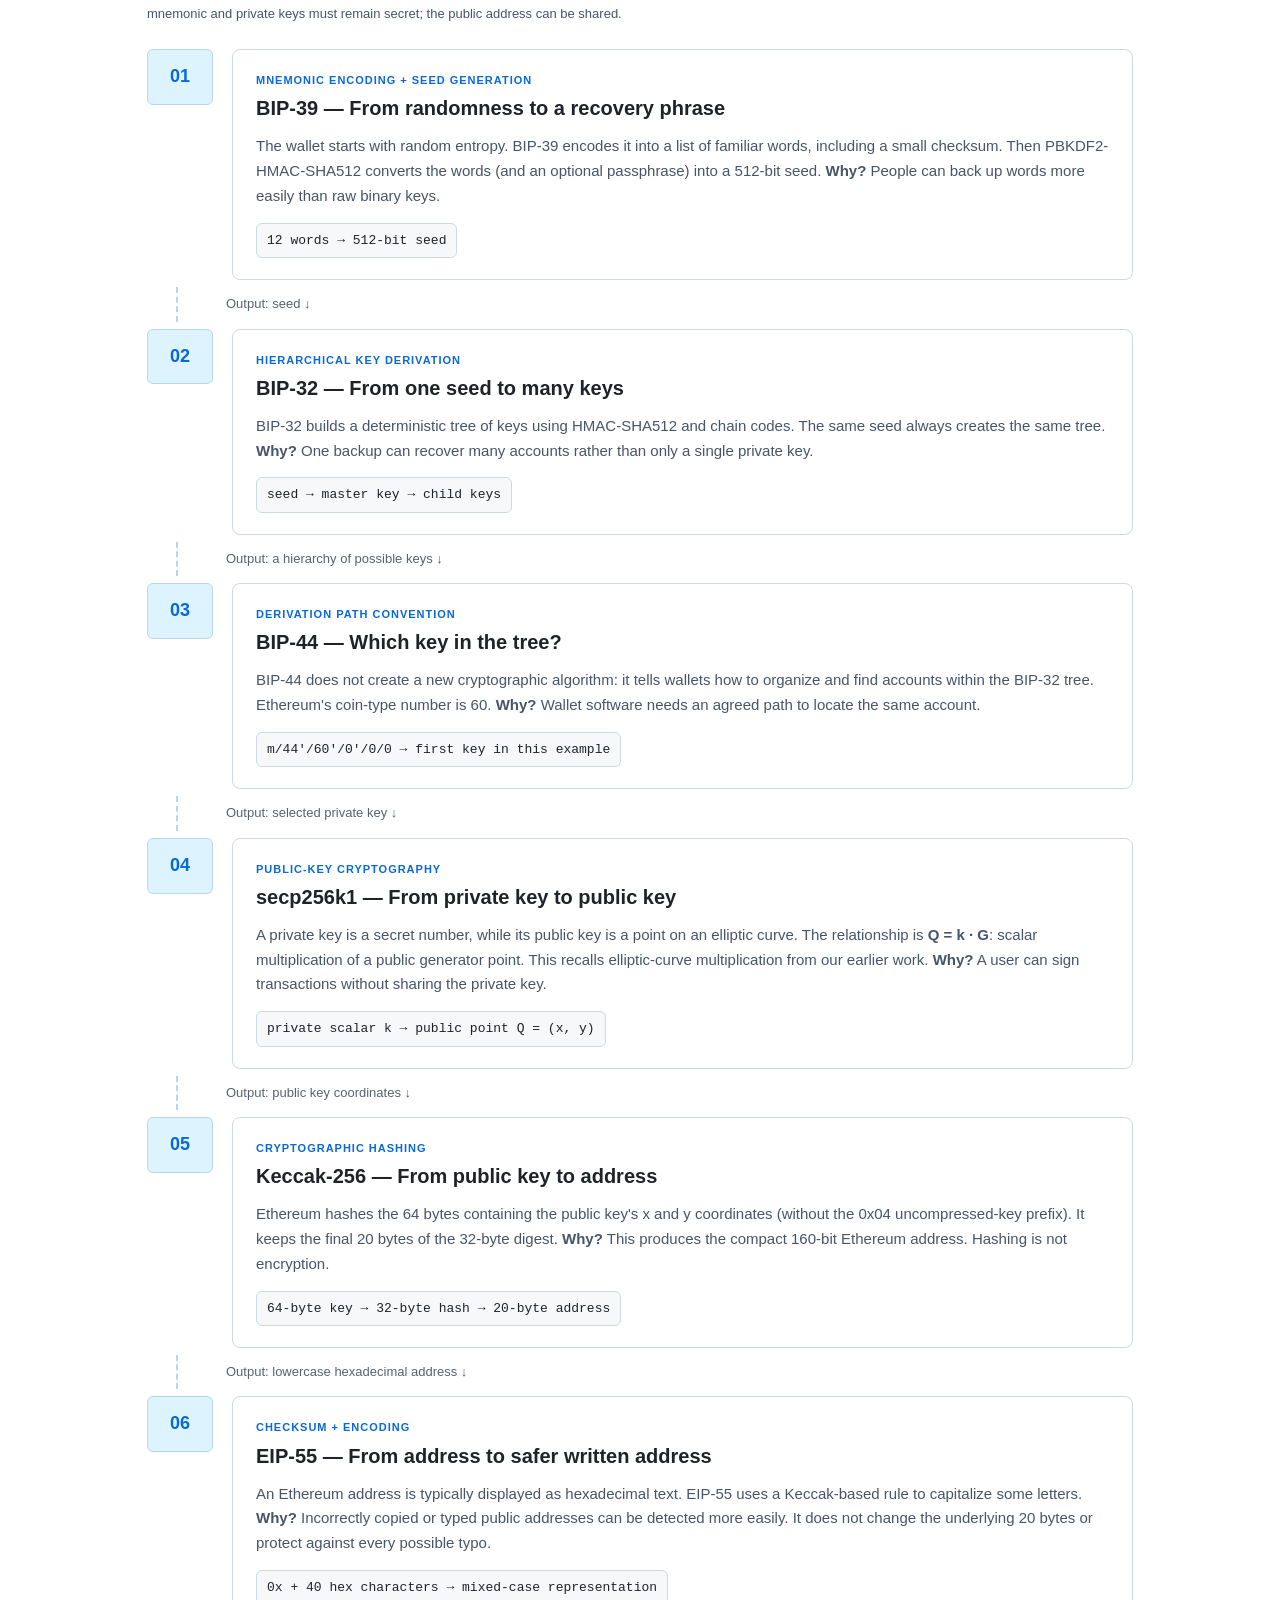
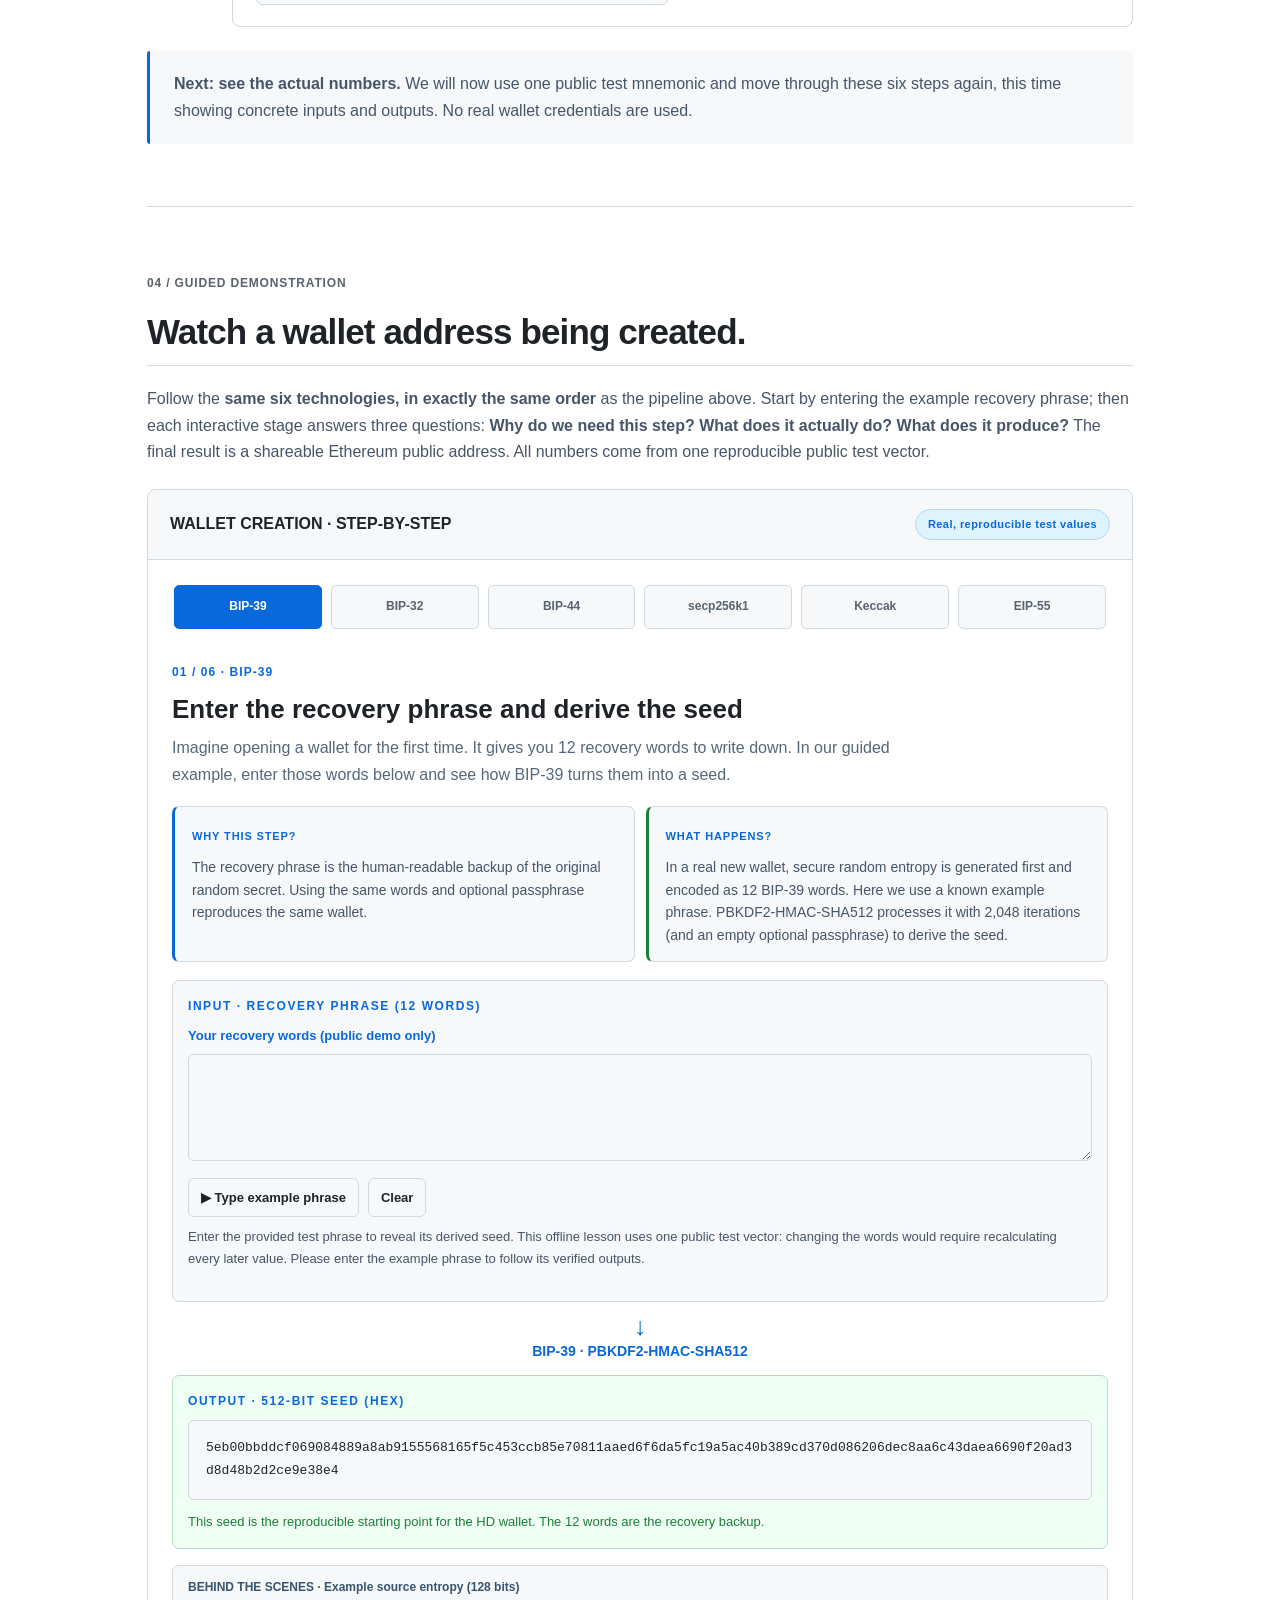
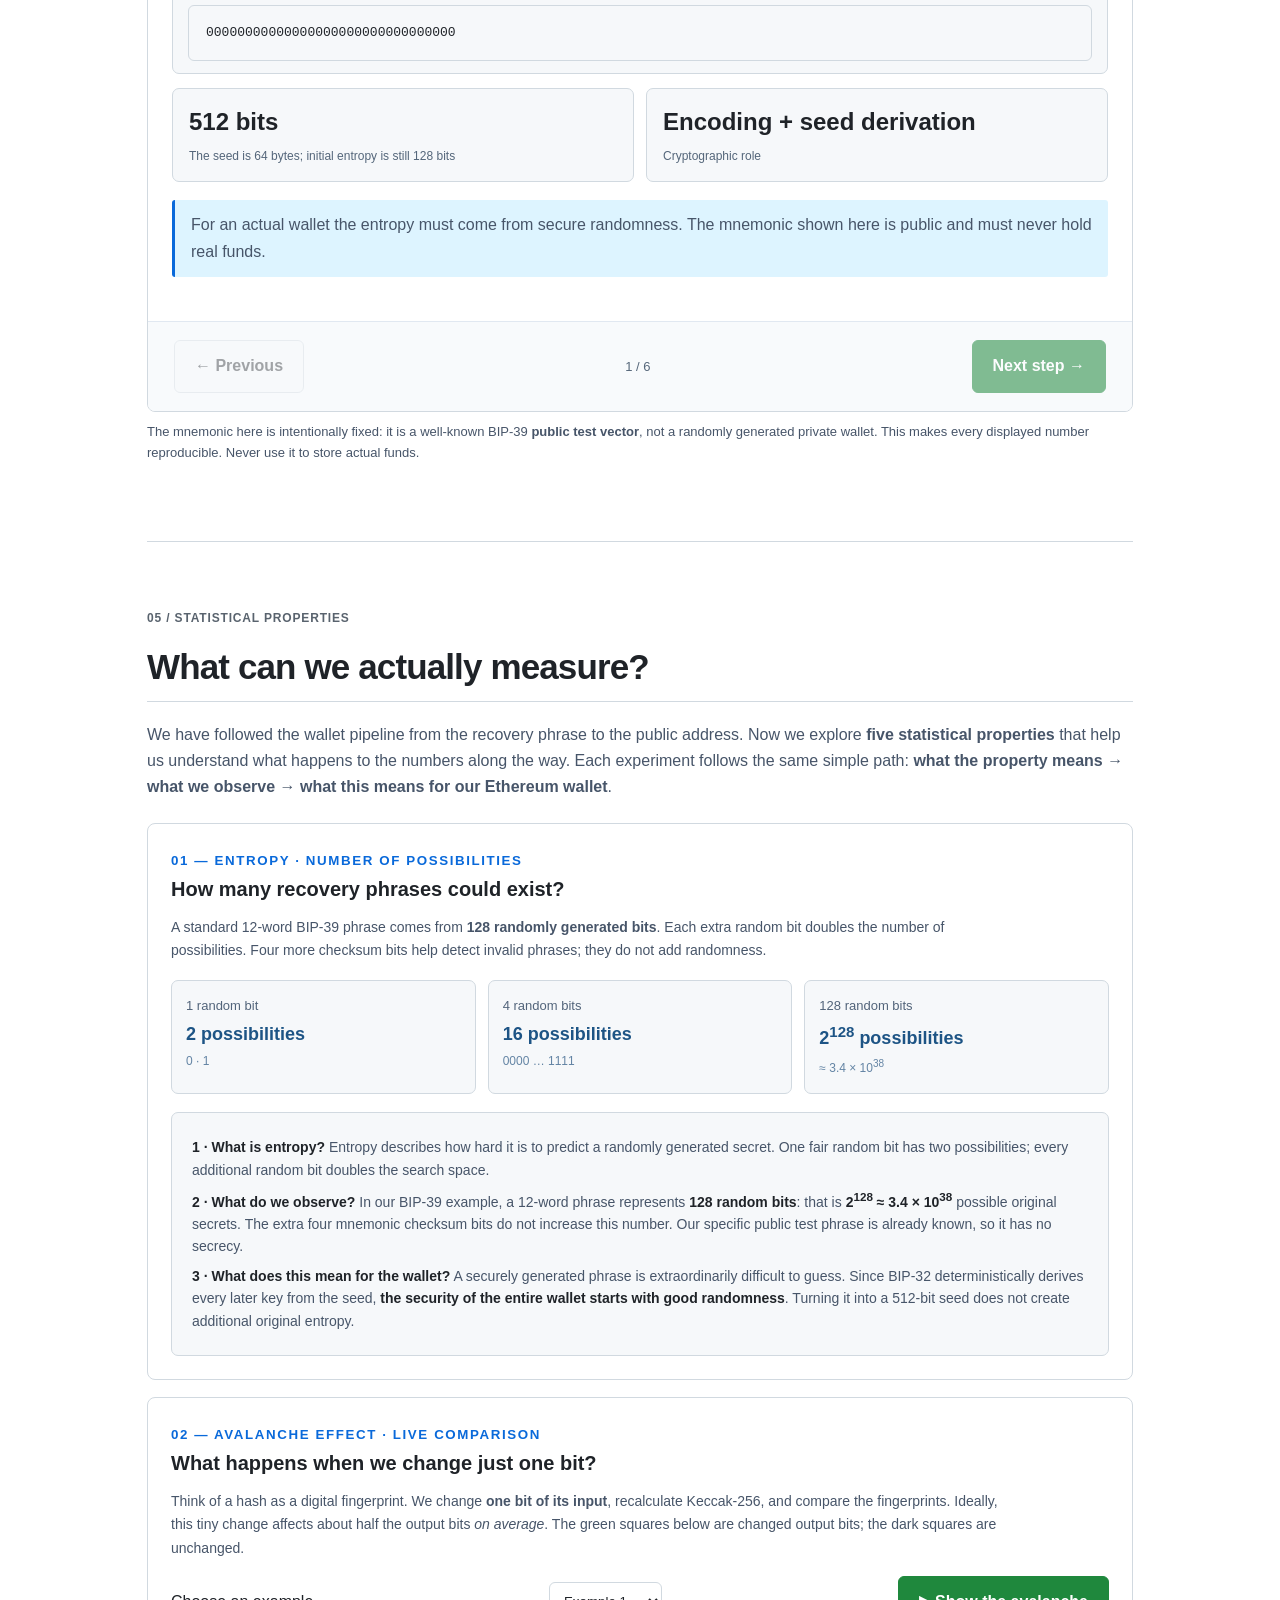
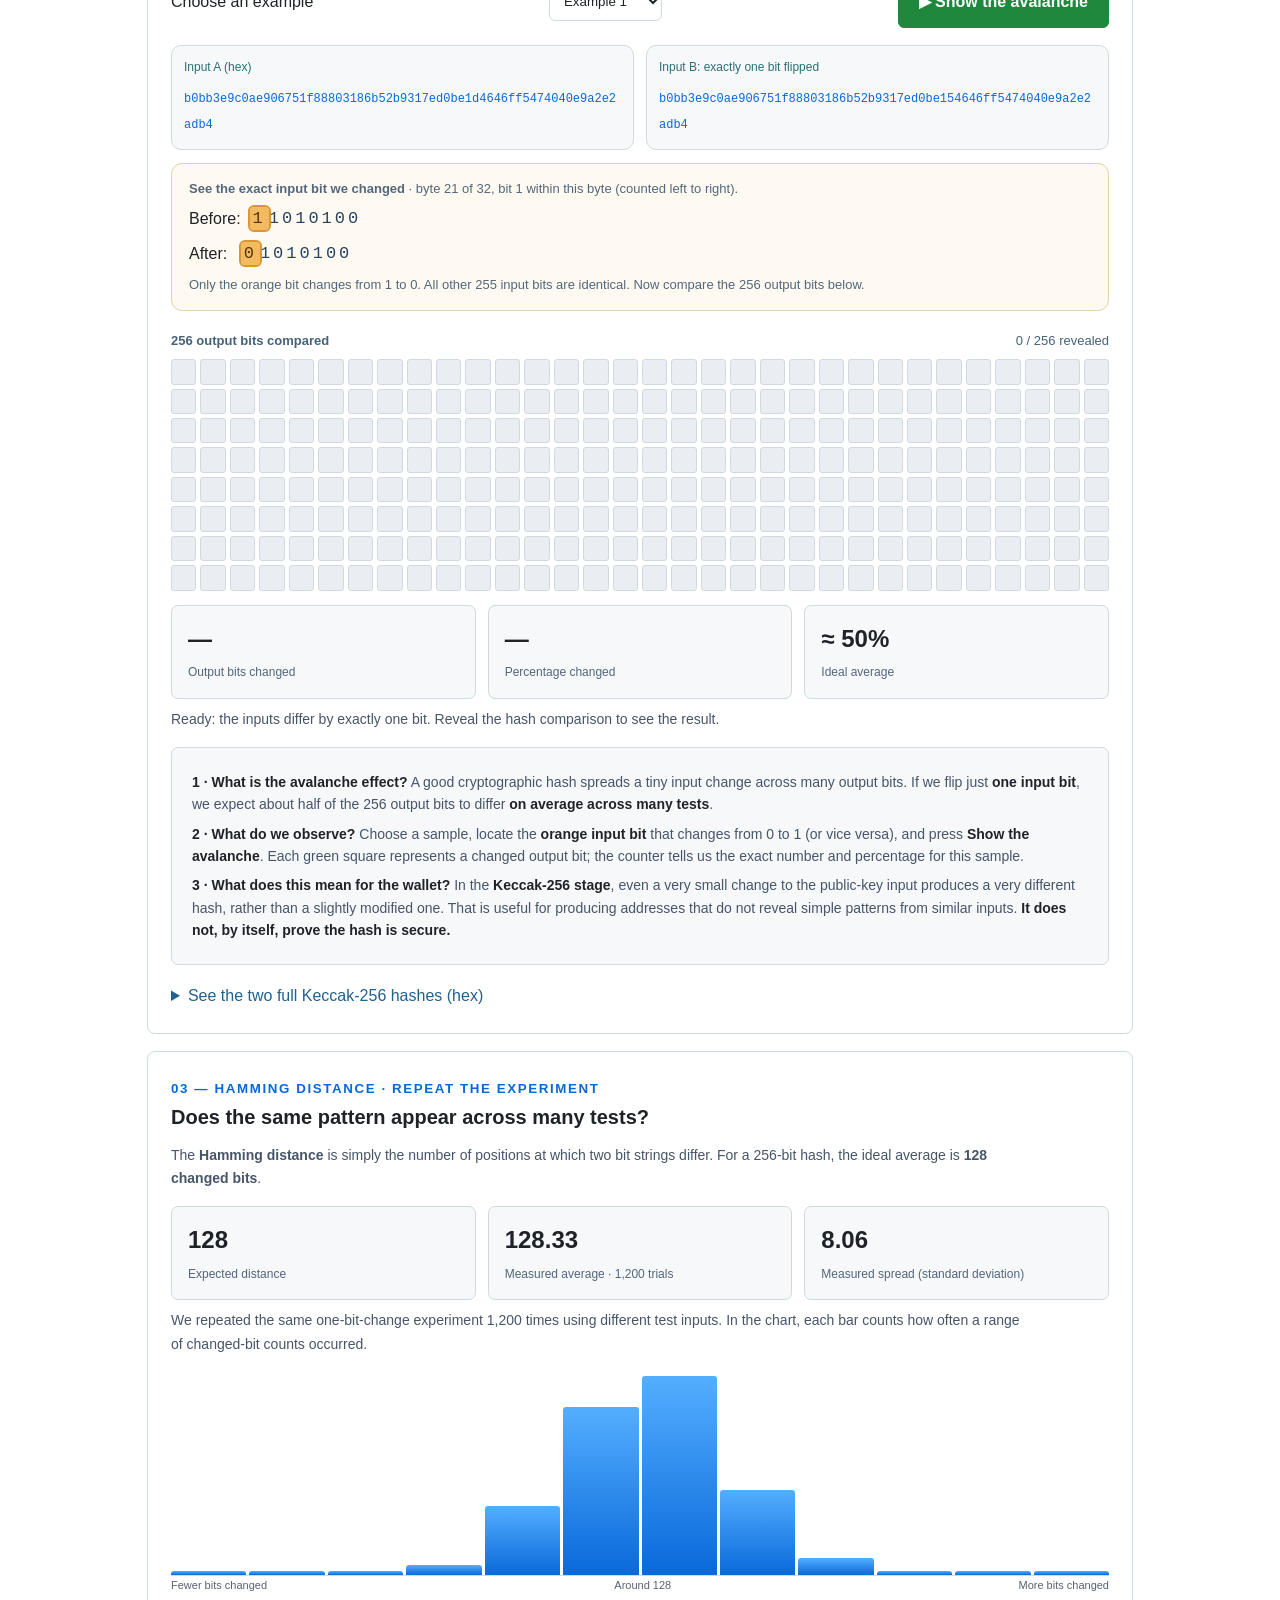
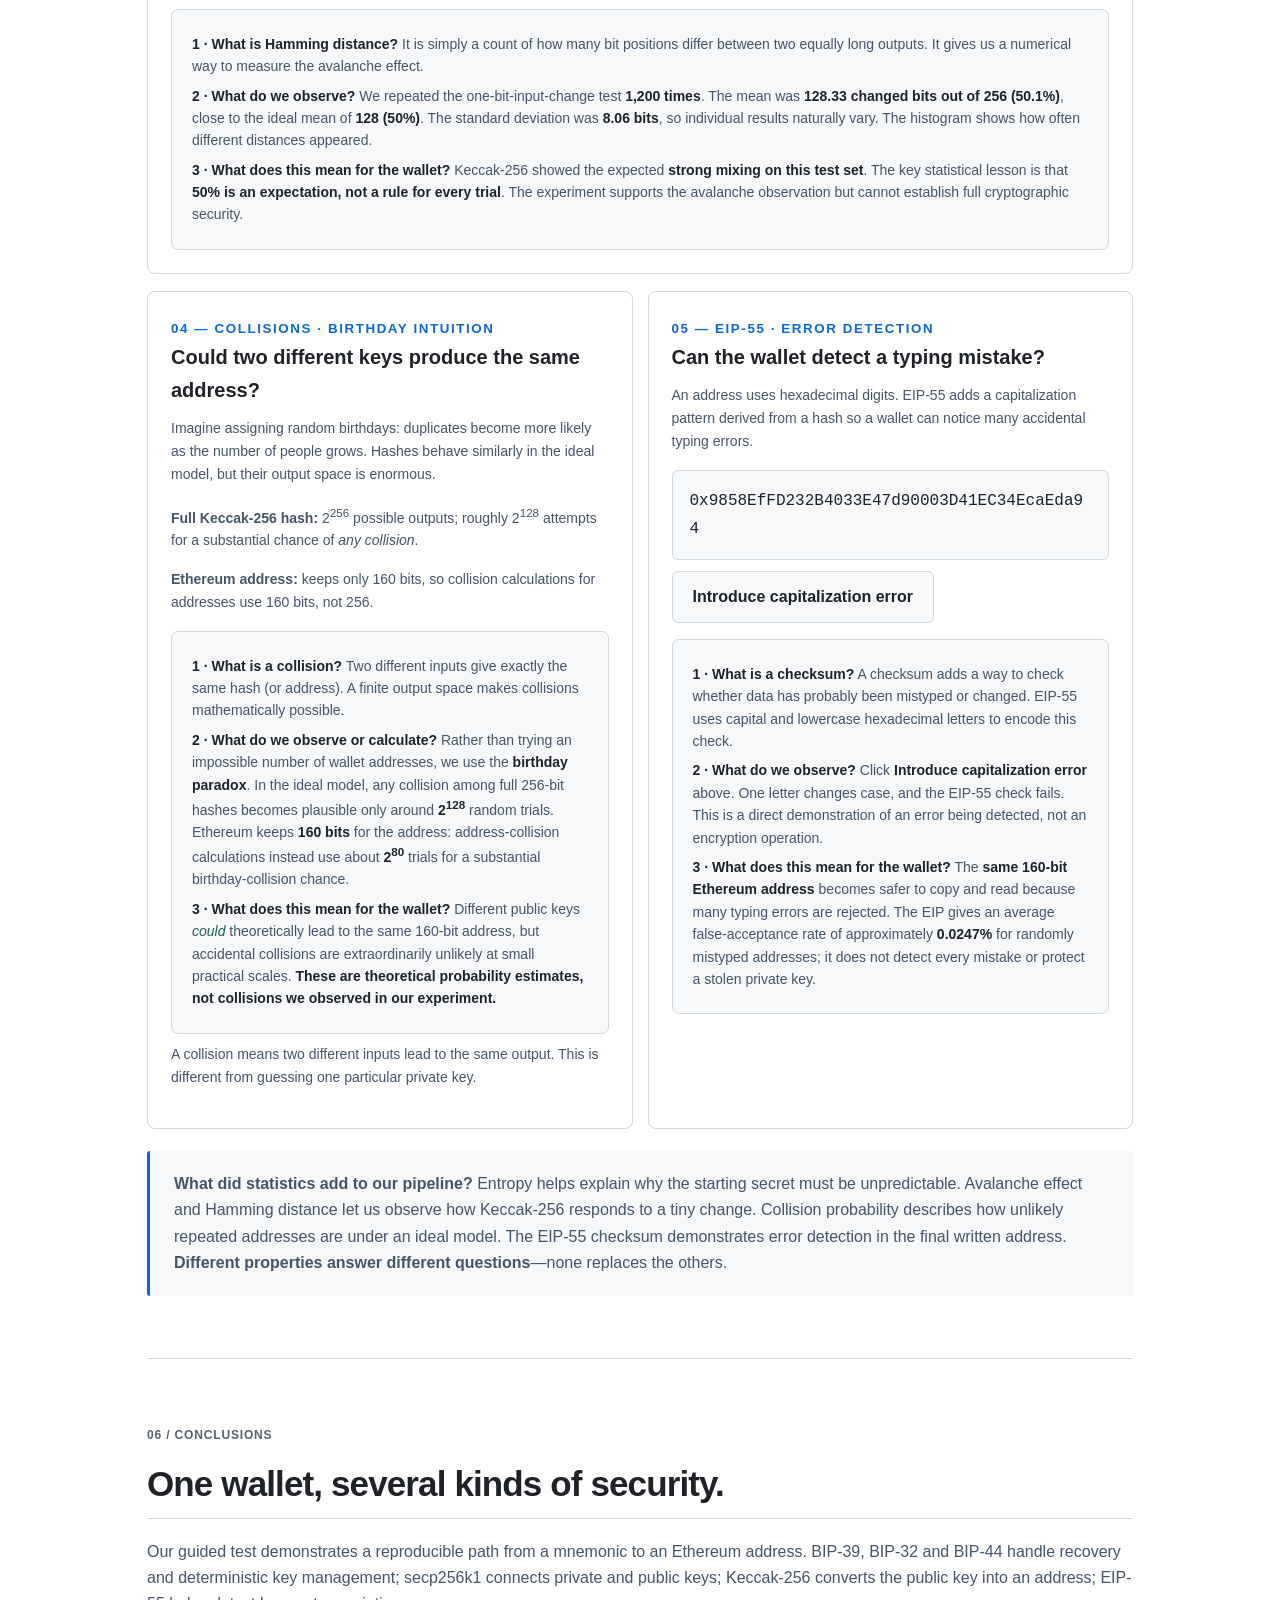
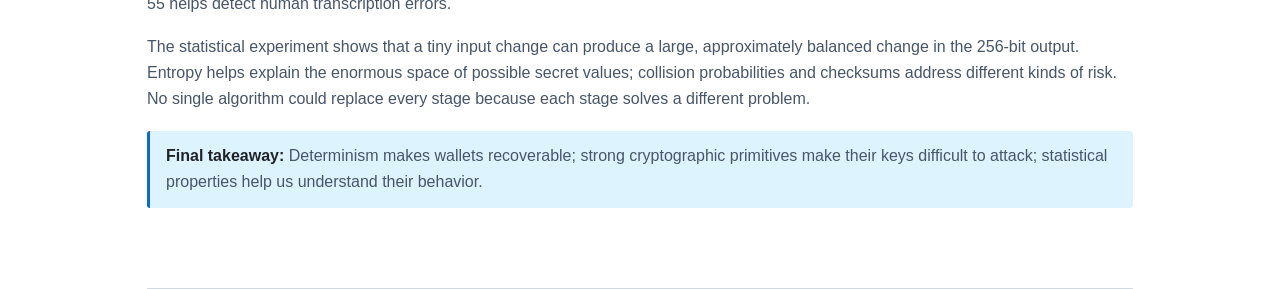
<file: homework-2/index.html>
<!DOCTYPE html>
<html lang="en"><head><meta charset="utf-8"/><meta content="width=device-width,initial-scale=1" name="viewport"/><title>From Wallet Seed to Ethereum Address · Statistics Homework 2</title><style>
:root{--bg:#090f1b;--panel:#131e30;--panel2:#18253a;--stroke:#293953;--txt:#edf3fc;--mute:#9fb0c8;--cyan:#5ad9e6;--mint:#71ecc5;--gold:#eecb8c}*{box-sizing:border-box}html{scroll-behavior:smooth}body{margin:0;background:var(--bg);color:var(--txt);font:16px/1.6 -apple-system,BlinkMacSystemFont,"Segoe UI",sans-serif}body:before{content:"";position:fixed;inset:0;pointer-events:none;background:radial-gradient(ellipse at 70% 0%,#17345377,transparent 46%);z-index:-1}a{color:inherit;text-decoration:none}button{font:inherit;cursor:pointer}header{position:sticky;top:0;background:#09111fe9;backdrop-filter:blur(15px);border-bottom:1px solid var(--stroke);z-index:5}.nav{max-width:1150px;margin:auto;display:flex;justify-content:space-between;align-items:center;gap:12px;padding:14px 22px}.brand{font-size:13px;letter-spacing:.15em;font-weight:800;color:var(--cyan)}nav{display:flex;gap:16px;flex-wrap:wrap;font-size:12px;color:var(--mute)}nav a:hover{color:white}.wrap{max-width:1100px;margin:auto;padding:0 22px}section{padding:82px 0;scroll-margin-top:65px;border-bottom:1px solid #253248}.hero{padding:95px 0 95px}.eyebrow{color:var(--cyan);font-size:12px;letter-spacing:.18em;font-weight:750;text-transform:uppercase}.hero h1{font-size:clamp(42px,7vw,80px);letter-spacing:-.06em;line-height:1.08;margin:22px 0}.gradient{background:linear-gradient(110deg,#a7f4ed,#7aabff);background-clip:text;-webkit-background-clip:text;color:transparent}.lead{font-size:19px;color:var(--mute);max-width:710px}.btn{border:1px solid #42607d;background:#1b3149;color:#fff;border-radius:11px;padding:12px 20px;font-weight:700}.btn:hover{border-color:var(--cyan);background:#244461}.btn.primary{background:var(--cyan);color:#09202c;border-color:var(--cyan)}.buttons{display:flex;gap:10px;flex-wrap:wrap;margin-top:30px}.kicker{font-size:13px;letter-spacing:.08em;text-transform:uppercase;color:var(--mint);font-weight:700}h2{font-size:clamp(30px,4vw,43px);letter-spacing:-.035em;line-height:1.15;margin:10px 0 20px}h3{font-size:20px;margin:0 0 10px}p{margin:9px 0 16px}section>div>p{max-width:850px;color:var(--mute)}.cards{display:grid;grid-template-columns:repeat(3,1fr);gap:14px;margin-top:24px}.card{background:var(--panel);border:1px solid var(--stroke);border-radius:16px;padding:22px}.card small{color:var(--cyan);font-weight:700;letter-spacing:.09em}.card p,.card li{color:var(--mute);font-size:14px}.timeline{display:grid;grid-template-columns:repeat(7,1fr);gap:9px;margin:27px 0}.time{border-top:3px solid #4bc9d4;background:var(--panel);padding:15px 11px;border-radius:0 0 11px 11px}.time b{display:block;font-size:22px;color:var(--mint)}.time strong{display:block;font-size:12px;margin:8px 0 4px}.time span{display:block;font-size:11px;color:var(--mute)}.flow{display:flex;gap:6px;flex-wrap:wrap;margin:27px 0}.chip{padding:8px 12px;background:#17304a;border:1px solid #365573;color:#bde9f1;border-radius:9px;font-size:12px;font-weight:700}.arrow{align-self:center;color:#78d8e2}.demo{background:#0f1c2d;border:1px solid #3b5a77;border-radius:20px;overflow:hidden;margin-top:26px;box-shadow:0 20px 70px #0003}.demohead{display:flex;justify-content:space-between;align-items:center;padding:20px 25px;border-bottom:1px solid var(--stroke);gap:10px;flex-wrap:wrap}.pill{font-size:11px;background:#163d42;border:1px solid #328b7c;color:#8ef0d6;border-radius:20px;padding:5px 12px}.stepdots{display:flex;gap:5px;margin:24px 26px 8px}.stepdots button{height:7px;flex:1;background:#2b3b53;border:none;border-radius:8px;padding:0}.stepdots button.on{background:var(--cyan)}.stage{padding:28px 26px}.meta{font-size:12px;color:var(--cyan);letter-spacing:.09em;font-weight:800}.stage h3{font-size:30px;margin:6px 0 4px}.explain{max-width:760px;color:var(--mute)}.data-label{font-size:12px;color:var(--mint);letter-spacing:.12em;text-transform:uppercase;margin:23px 0 8px;font-weight:700}.hex{background:#07111f;border:1px solid #30445d;border-radius:10px;padding:16px 17px;font:13px/1.75 ui-monospace,SFMono-Regular,Consolas,monospace;word-break:break-all;color:#a9e8ff;max-height:150px;overflow:auto}.stats-row{display:flex;gap:12px;flex-wrap:wrap;margin-top:14px}.stat{flex:1;min-width:140px;background:#16273e;padding:13px 16px;border-radius:11px}.stat b{display:block;font-size:24px;color:#d9f8ff}.stat span{font-size:12px;color:var(--mute)}.demofoot{display:flex;align-items:center;justify-content:space-between;border-top:1px solid var(--stroke);padding:18px 26px;gap:12px}.fraction{font-size:13px;color:var(--mute)}.equation{font:19px ui-monospace,SFMono-Regular,monospace;color:var(--mint);background:#0b1b2b;padding:17px;border:1px solid #30506a;border-radius:11px;display:inline-block;margin:12px 0}.two{display:grid;grid-template-columns:1fr 1fr;gap:15px}.number{font-size:32px;font-weight:800;color:#81edde;letter-spacing:-.04em}.sub{color:var(--mute);font-size:13px}.graph{display:flex;align-items:flex-end;gap:3px;height:180px;border-bottom:1px solid #466079;margin-top:20px}.bar{flex:1;background:linear-gradient(#61e6e4,#3f88dc);min-width:2px;border-radius:3px 3px 0 0;position:relative}.bar:hover{background:#eecb8c}.axis{display:flex;justify-content:space-between;color:var(--mute);font-size:11px}.selectrow{display:flex;justify-content:space-between;gap:12px;align-items:center;flex-wrap:wrap}.selectrow select{background:#1f3249;color:white;border:1px solid #54708d;padding:10px;border-radius:9px}.legend{font-size:13px;color:var(--mute)}.tip{border-left:3px solid var(--mint);padding:12px 16px;background:#13293b;color:#cce6ef;border-radius:0 10px 10px 0;margin:18px 0}.footer{padding:32px 0 50px;color:var(--mute);font-size:13px}.note{font-size:13px;color:var(--mute)}.address{font-size:16px}.checkdiff{color:#ffc58d}.ref a{text-decoration:underline;text-decoration-color:#486d82;color:#9de8f0}.ref{font-size:13px;color:var(--mute);line-height:2}@media(max-width:770px){.cards{grid-template-columns:1fr}.timeline{grid-template-columns:repeat(2,1fr)}.two{grid-template-columns:1fr}.hero{padding:65px 0}nav{display:none}.stage{padding:22px 16px}.demohead,.demofoot{padding:15px 16px}.hex{font-size:11px}}
.history-intro{max-width:880px}.history-era{background:var(--panel);border:1px solid var(--stroke);border-radius:16px;padding:23px 25px;margin-top:15px}.history-era .period{font-size:12px;letter-spacing:.1em;text-transform:uppercase;color:var(--cyan);font-weight:800}.history-era h3{margin:6px 0}.history-era p{color:var(--mute);margin:8px 0}.history-events{display:grid;gap:13px;margin-top:15px}.history-event{display:grid;grid-template-columns:70px 126px 1fr;gap:12px;padding:13px 0;border-top:1px solid var(--stroke);align-items:start}.history-event b{color:var(--mint)}.history-event strong{font-size:14px}.history-event span{color:var(--mute);font-size:14px}.bridge{margin-top:18px;padding:16px 19px;border-left:3px solid var(--cyan);background:#14304a;border-radius:0 10px 10px 0}.roles-intro{max-width:840px}.ordered-roles{margin-top:25px;display:grid;gap:0}.role-node{display:grid;grid-template-columns:60px 1fr;gap:17px;align-items:start}.role-count{background:#153951;color:var(--cyan);border:1px solid #32607a;border-radius:12px;padding:12px;text-align:center;font-weight:800;font-size:19px}.role-content{background:var(--panel);border:1px solid var(--stroke);border-radius:15px;padding:21px 23px}.role-content small{display:block;color:var(--mint);font-weight:750;letter-spacing:.09em;font-size:11px}.role-content h3{margin:3px 0 9px}.role-content p{color:var(--mute);font-size:15px;margin:6px 0}.role-example{display:inline-block;background:#0b1828;border:1px solid #2a465e;border-radius:8px;padding:7px 10px;color:#b9e8f8;font:13px/1.5 ui-monospace,Consolas,monospace;word-break:break-word;margin-top:8px}.role-link{margin:7px 0 7px 29px;border-left:2px dashed #395b74;padding:6px 0 7px 48px;font-size:13px;color:#a4c5d8}.section-transition{margin-top:24px;padding:19px 22px;background:#143047;border-radius:13px;color:#d0e9f4}@media(max-width:770px){.history-event{grid-template-columns:65px 1fr;gap:5px}.history-event span{grid-column:2}.role-node{grid-template-columns:43px 1fr;gap:9px}.role-count{padding:8px}.role-content{padding:16px}.role-link{margin-left:20px;padding-left:33px}}</style><style id="pipeline-enhancements">.io-grid{display:flex;flex-direction:column;gap:10px;margin:16px 0}.io-panel{border:1px solid #314762;border-radius:14px;padding:8px 15px 16px;background:#101f32}.io-panel .data-label{margin:8px 0}.output-panel{border-color:#368b82;background:#102c33}.io-arrow{display:flex;flex-direction:column;align-items:center;justify-content:center;gap:1px;color:#8dddf0;text-align:center;padding:2px 8px}.io-arrow span{font-size:25px;line-height:1}.io-arrow b{font-size:14px;font-weight:650}.intermediate{background:#172b3f;border:1px dashed #54738d;border-radius:12px;padding:12px 15px;margin:12px 0}.intermediate>b{display:block;font-size:12px;color:#c5d5e6;margin-bottom:7px}.intermediate .hex{max-height:115px}.stage{transition:opacity .18s ease,transform .18s ease}.stage.changing{opacity:.2;transform:translateY(7px)}.stepdots button{height:10px;transition:background .2s}.stepdots button:focus-visible{outline:2px solid white;outline-offset:4px}.stepdots button.on{background:#50d9e1}.pipeline-explainer{display:grid;grid-template-columns:1fr 1fr;gap:11px;margin:18px 0}.pipeline-explainer>div{border:1px solid #30516b;background:#14263a;border-radius:12px;padding:15px 17px}.pipeline-explainer span{font-size:11px;font-weight:800;letter-spacing:.08em;color:#72d9e5}.pipeline-explainer p{font-size:14px;line-height:1.6;color:#d4e5ee;margin:8px 0 0}.output-meaning{font-size:13px;color:#a6e7d6;line-height:1.55;margin:12px 0 0}.stepdots{display:flex;gap:9px}.stepdots button{flex:1;min-width:0;height:40px!important;border-radius:8px!important;color:#aec6d8;display:flex;justify-content:center;align-items:center;font-size:12px;font-weight:700;background:#162a3f;border:1px solid #304a62;cursor:pointer}.stepdots button.on{background:#205d6c;color:white;border-color:#51c5cf}@media(max-width:680px){.pipeline-explainer{grid-template-columns:1fr}.stepdots button{font-size:10px;height:36px!important}} </style><style id="v6-css">.mnemonic-editor label{display:block;font-weight:700;font-size:13px;color:var(--mint);margin:2px 0 8px}.mnemonic-editor textarea{width:100%;background:#081626;color:#c4edff;border:1px solid #446a88;border-radius:10px;padding:14px 15px;font:15px/1.7 ui-monospace,Consolas,monospace;resize:vertical}.mnemonic-actions{display:flex;gap:9px;flex-wrap:wrap;margin-top:9px}.mnemonic-actions .btn{padding:8px 12px;font-size:13px}.entropy-grid{display:grid;grid-template-columns:repeat(3,minmax(0,1fr));gap:12px;margin:18px 0}.entropy-item{padding:14px;background:#0c1d30;border:1px solid #35526e;border-radius:12px}.entropy-item span{display:block;color:var(--mute);font-size:13px}.entropy-item strong{display:block;color:#a7f8e7;font-size:18px;margin:3px 0}.mini-dots{color:#85bdd9;font-size:12px}.av-input{display:grid;grid-template-columns:1fr 1fr;gap:12px;margin-top:17px}.av-input>div{background:#0b1c2c;padding:12px;border:1px solid #31465d;border-radius:10px;min-width:0}.av-input span{font-size:12px;color:var(--mint);display:block;margin-bottom:6px}.av-input code{word-break:break-all;font-size:12px;color:#b6eaff}.av-bits-heading{display:flex;justify-content:space-between;gap:12px;margin:19px 0 8px;font-size:13px;color:#bad9e8}.bit-grid{display:grid;grid-template-columns:repeat(32,minmax(0,1fr));gap:4px}.bit-cell{aspect-ratio:1;background:#172b42;border:1px solid #314c66;border-radius:3px;transition:background .22s,transform .22s}.bit-cell.seen.different{background:#69e9c5;border-color:#9cffe4;transform:scale(1.04)}.bit-cell.seen.same{background:#35526b;border-color:#466884}.hash-details{margin-top:18px}.hash-details summary{cursor:pointer;color:#8fe6ee}.hash-details .sub{margin-top:10px}.card .tip{color:#cce6ef}@media(max-width:720px){.entropy-grid{grid-template-columns:1fr}.av-input{grid-template-columns:1fr}.bit-grid{grid-template-columns:repeat(16,minmax(0,1fr));gap:3px}.av-bits-heading{flex-wrap:wrap}}</style><style id="v7-css">.stat-explainer{background:#10283a;border-left:3px solid #5dd4c1;border-radius:0 9px 9px 0;padding:11px 16px;margin-top:15px}.stat-explainer p{margin:7px 0!important;font-size:14px;line-height:1.6;color:#d3e7ef}.stat-explainer b{color:#9feadf}.bit-flip-detail{background:#152b40;border:1px solid #40627d;padding:15px 17px;border-radius:11px;margin:13px 0}.flip-line{display:flex;align-items:center;flex-wrap:wrap;gap:9px;margin:7px 0}.flip-line code{letter-spacing:3px;font-size:17px;color:#ddeffa}.flipped-bit{background:#ffbd72!important;color:#101c2a!important;border-radius:4px;padding:2px 3px;outline:2px solid #ffbd72}.bit-flip-detail .explain{font-size:13px;color:#bcd9e8;line-height:1.5}.stat-explainer em{color:#fff}</style><style id="academic-light-theme">
:root{--bg:#ffffff;--panel:#ffffff;--panel2:#f5f8fb;--stroke:#dce3ec;--txt:#172338;--mute:#506176;--cyan:#275b99;--mint:#136c65;--gold:#a66c25}
html{background:#fff}body{background:#fff;color:var(--txt);font-family:Inter,-apple-system,BlinkMacSystemFont,"Segoe UI",Arial,sans-serif;line-height:1.7}body:before{display:none}
header{background:rgba(255,255,255,.97);border-color:#e3e8ef;backdrop-filter:blur(12px)}.brand{color:#183e6c;letter-spacing:.09em}nav{color:#5e6e80}nav a:hover{color:#174d80}
.wrap{max-width:1040px}.hero{padding:95px 0 83px;border-bottom:2px solid #dee6f0}.hero h1{font-size:clamp(40px,6vw,67px);letter-spacing:-.048em;max-width:880px}.gradient{background:none;color:#235685;-webkit-text-fill-color:#235685}.lead{color:#48596f;max-width:760px;font-size:20px}.eyebrow{color:#365d88}.kicker{color:#26675f}section{border-bottom:1px solid #e8edf3;padding:75px 0;scroll-margin-top:62px}section>div>p{color:#4d5c70}h1,h2,h3{color:#182c44}h2{letter-spacing:-.025em}
.card,.history-era,.role-content{background:#fff;border:1px solid #dbe3ed;box-shadow:0 3px 14px rgba(28,51,75,.035);border-radius:12px}.card p,.card li,.history-era p,.history-event span,.role-content p{color:#4d5d70}.card small{color:#266d8f}
.time{background:#f7fafc;border-top-color:#3976ae}.time b,.history-event b{color:#25615f}.time span{color:#596b7a}.chip{background:#edf4fa;border-color:#cedee9;color:#214d78}.arrow{color:#477ca2}
.history-era .period{color:#285f8a}.history-event{border-color:#e2e7ed}.bridge,.section-transition{background:#eef5fb;color:#324b65;border-left-color:#4382b5}.role-count{background:#e9f2fb;color:#235a8b;border-color:#cadcec}.role-content small{color:#167568}.role-example{background:#f1f6fa;border-color:#d7e4ef;color:#244f75}.role-link{color:#4c6a82;border-left-color:#c6d9e9}
.demo{background:#fff;border:1px solid #cfdce9;border-radius:14px;box-shadow:0 10px 28px rgba(24,48,75,.065)}.demohead,.demofoot{background:#f8fafc;border-color:#e1e8f1}.pill{background:#e9f5ef;color:#226b54;border-color:#c4e1d3}.stepdots button,.stepdots button.on{color:#33516e}.stepdots button{background:#edf2f7;border-color:#cbd8e6}.stepdots button.on{background:#d6e7f5;color:#143f69;border-color:#7daccf}.stage h3{color:#1b3854}.meta,.data-label{color:#226a85}.explain,.fraction,.sub,.note,.legend,.axis{color:#56677a}
.btn{background:#fff;color:#275481;border:1px solid #b5cadb;border-radius:8px;box-shadow:none}.btn:hover{background:#edf5fc;border-color:#5688b3}.btn.primary{background:#245f99;border:1px solid #245f99;color:white}.btn.primary:hover{background:#184b80}.btn:disabled{opacity:.55;cursor:default}
.hex,.role-example{background:#f5f8fb;color:#244763;border:1px solid #d3e0ec}.data-label{color:#286b6c}.stat,.entropy-item{background:#f3f7fb;border:1px solid #e0e8f0}.stat b,.entropy-item strong{color:#1d5485}.stat span{color:#54667a}.number{color:#1d6984}.equation{background:#eef5fb;color:#1b527d;border-color:#d1e1ef}
.io-panel{background:#f9fbfe;border-color:#d4e0ea}.output-panel{background:#f0f8f5;border-color:#beddd0}.io-arrow{color:#276d89}.intermediate{background:#f4f8fc;border-color:#b7cce0}.intermediate>b{color:#375471}.pipeline-explainer>div{background:#f3f7fb;border-color:#dbe5ee}.pipeline-explainer span{color:#286b89}.pipeline-explainer p{color:#40566a}.output-meaning{color:#236b5a}
.tip,.stat-explainer{background:#eef7f4;border-left-color:#358b7a;color:#315b53}.card .tip,.stat-explainer p{color:#355d56}.stat-explainer b,.stat-explainer em{color:#1b6356}.mnemonic-editor label{color:#246b66}.mnemonic-editor textarea{background:#fafcff;color:#1d3857;border-color:#b6cada}.entropy-item span{color:#52647a}.mini-dots{color:#6384a4}
.av-input>div{background:#f5f8fc;border-color:#d6e0ea}.av-input span{color:#2c6f75}.av-input code{color:#245278}.av-bits-heading{color:#476278}.bit-cell{background:#eaf0f6;border-color:#cbd7e4}.bit-cell.seen.same{background:#abbdd0;border-color:#96adc4}.bit-cell.seen.different{background:#2b8e83;border-color:#24796f}.hash-details summary{color:#20618e}.bit-flip-detail{background:#f5f8fc;border-color:#d5e2ed}.bit-flip-detail .explain{color:#52677b}.flip-line code{color:#27445e}.flipped-bit{background:#f5ce88!important;color:#553600!important;outline-color:#e9a83b}.graph{border-color:#b6cbdc}.bar{background:linear-gradient(#7db3d5,#346b9d)}.bar:hover{background:#d5a055}.selectrow select{background:white;color:#284760;border-color:#bbcede}.checkdiff{color:#a7611f}.footer{color:#5b6a78}
@media print{header{position:static}section{padding:25px 0;break-inside:avoid}.hero{padding:30px 0}.demo,.card,.history-era{box-shadow:none}button{print-color-adjust:exact}body{font-size:12px}}
</style><style id="editorial-academic-v10">
/* V10 — editorial academic identity */
:root{--bg:#fbfaf7;--panel:#fff;--panel2:#f4f6f8;--stroke:#d9e1e8;--txt:#1c293c;--mute:#506279;--cyan:#244f82;--mint:#176d68;--gold:#b97b3d}
html{background:#fbfaf7}body{background:#fbfaf7;color:#1c293c;font-size:16px;line-height:1.72}
header{background:rgba(251,250,247,.96);box-shadow:0 2px 18px rgba(34,48,67,.035)}.brand{font-weight:850;letter-spacing:.13em;color:#204a75}nav a{padding:6px 3px;transition:color .18s}nav a:hover{color:#b07336}
.wrap{max-width:1080px}section{border-bottom:1px solid #dfe4e8;padding:82px 0;position:relative}section:nth-of-type(even):not(.hero){background:linear-gradient(180deg,#f5f8fa 0%,#fbfaf7 100%)}
.hero{position:relative;overflow:hidden;padding:104px 0 112px;background:linear-gradient(112deg,#eef3f8 0%,#faf9f6 69%,#f2e9da 100%);border-bottom:1px solid #cedce9}
.hero:after{content:"";width:330px;height:330px;border:1px solid rgba(42,85,120,.16);border-radius:50%;position:absolute;right:-100px;top:32px;pointer-events:none;box-shadow:0 0 0 40px rgba(255,255,255,.21),0 0 0 95px rgba(255,255,255,.13)}
.hero .wrap{position:relative;z-index:1}.hero h1{font-family:Georgia,"Times New Roman",serif;font-size:clamp(42px,6.4vw,74px);letter-spacing:-.05em;line-height:1.12;font-weight:700;max-width:880px;margin:24px 0}.gradient{color:#1e5b88;-webkit-text-fill-color:#1e5b88}.eyebrow{display:inline-flex;background:#fff9;border:1px solid #cedce8;border-radius:50px;padding:7px 14px;color:#335977;letter-spacing:.13em;font-size:11px}.lead{font-size:20px;color:#46566a;max-width:700px}
h2{font-family:Georgia,"Times New Roman",serif;font-size:clamp(30px,3.9vw,44px);letter-spacing:-.035em;color:#1d344e;max-width:900px}.kicker{display:inline-block;font-size:11px;letter-spacing:.17em;color:#9a632e;border-left:3px solid #b78147;padding-left:11px;margin-bottom:8px;text-transform:uppercase}
h3{color:#233c58}.card,.history-era,.role-content{border-radius:15px;box-shadow:0 7px 22px rgba(28,53,75,.055);border-color:#dbe2e8;background:#fff;transition:border-color .2s,box-shadow .2s}.card:hover,.history-era:hover,.role-content:hover{border-color:#b9cedc;box-shadow:0 11px 25px rgba(28,53,75,.07)}
.card{padding:25px}.card small{letter-spacing:.12em;color:#99652f}.timeline{gap:10px}.time{background:#fff;border-radius:0 0 13px 13px;border:1px solid #e1e6ea;border-top:4px solid #44779d;box-shadow:0 3px 10px #243c4b0a}.time b{color:#224d73}.history-era{padding:27px 29px}.history-era .period{color:#9b662b}.history-event b{color:#245a7c}.bridge,.section-transition{background:#edf4f8;border-left:4px solid #4a7898;border-radius:0 12px 12px 0;padding:20px 24px}
.role-node{grid-template-columns:66px 1fr;gap:19px}.role-count{background:#e3edf6;color:#20547f;border-color:#c9d8e6;font-family:Georgia,serif;font-size:23px;border-radius:15px}.role-content{padding:24px 27px}.role-content small{color:#9c6734}.role-link{border-left-color:#b6cddd;color:#547088}.role-example{background:#f1f6fa}
.demo{border:1px solid #ccdbe5;border-radius:19px;background:#fff;box-shadow:0 20px 48px rgba(33,55,76,.09)}.demohead{background:linear-gradient(100deg,#eef4f9,#fbfcfd);padding:23px 27px}.pill{font-weight:750;letter-spacing:.04em}.stage{padding:32px 30px}.stage h3{font-family:Georgia,serif;font-size:32px}.stepdots{margin-top:25px}.stepdots button{height:44px!important;border-radius:9px!important}.stepdots button.on{background:#285f8e;color:#fff;border-color:#285f8e}.stepdots button:focus-visible{outline-color:#b97b3d}.io-panel{background:#f8fafc;border:1px solid #d8e2ec;border-radius:14px}.output-panel{background:#f0f7f4;border-color:#b9d6ca}.hex{background:#f3f6f9;color:#193f65;border-color:#d7e1e9;border-radius:9px}.output-meaning{color:#236655}.data-label{letter-spacing:.13em}.io-arrow{color:#326d91}
.pipeline-explainer>div{border-left:3px solid #4c8aa7;border-radius:10px;background:#f4f8fa}.pipeline-explainer>div:nth-child(2){border-left-color:#b48146}.pipeline-explainer span{color:#255c82}
.btn{border-radius:9px;font-weight:700;transition:transform .15s,background .15s,box-shadow .15s}.btn:hover:not(:disabled){transform:translateY(-1px);box-shadow:0 4px 10px #1c3e5717}.btn.primary{background:#235c8a;border-color:#235c8a}.btn.primary:hover{background:#16476e}.stat,.entropy-item{border-radius:12px;background:#eff5f8}.number{color:#205c84}.tip,.stat-explainer{border-left:4px solid #337c7a;background:#eff6f3;border-radius:0 11px 11px 0}.stat-explainer{padding:16px 20px}.stat-explainer b{color:#145c58}.bit-grid{gap:4px}.bit-cell.seen.different{background:#168577;border-color:#168577}.bit-cell.seen.same{background:#bdcddc;border-color:#aabed0}.bit-flip-detail{background:#fffaf1;border-color:#e6d2ae}.flipped-bit{background:#f3bb61!important;outline-color:#da9731}.graph{height:200px}.bar{background:linear-gradient(#83b0cd,#2d668e)}.bar:hover{background:#c68e51}.equation{font-family:Georgia,serif;font-size:22px;background:#eff5f8;color:#1e527d}.footer{color:#657589}
@media(max-width:770px){.hero{padding:65px 0 75px}.hero:after{opacity:.35}.hero h1{font-size:42px}.stage{padding:24px 17px}.history-era{padding:20px}.role-node{grid-template-columns:45px 1fr;gap:10px}.role-content{padding:17px}.cards{gap:12px}}
@media print{body,section,.hero{background:#fff!important}.hero:after{display:none}.card,.history-era,.role-content,.demo{box-shadow:none!important}section{padding:24px 0}header{position:static}}
</style><style id="homework1-matched-style">
/* Homework 1 visual language: Statistics lab, GitHub-style academic report */
:root{--bg:#ffffff;--panel:#ffffff;--panel2:#f6f8fa;--stroke:#d1d9e0;--txt:#1f2328;--mute:#59636e;--cyan:#0969da;--mint:#1a7f37;--gold:#9a6700;color-scheme:light}
html,body{background:#fff!important;color:#1f2328!important;font-family:-apple-system,BlinkMacSystemFont,"Segoe UI",Arial,sans-serif!important}
body{font-size:16px;line-height:1.65}body:before{display:none!important}
header{position:sticky;top:0;z-index:20;background:#fff!important;border-bottom:1px solid #d1d9e0!important;box-shadow:none!important;backdrop-filter:none!important}
.nav{max-width:1050px;padding:12px 22px}.brand{font-size:13px;letter-spacing:.025em!important;color:#1f2328!important;font-weight:750!important}nav{gap:18px}nav a{color:#59636e!important;font-size:13px}nav a:hover{color:#0969da!important}
.wrap{max-width:1030px!important}section{background:#fff!important;padding:62px 0!important;border-bottom:1px solid #d1d9e0!important;scroll-margin-top:70px}
section:nth-of-type(even):not(.hero){background:#fff!important}
.hero{background:#f6f8fa!important;padding:84px 0 80px!important;border-bottom:1px solid #d1d9e0!important;overflow:hidden}
.hero:before{content:"";position:absolute;inset:0;pointer-events:none;opacity:.72;background-image:linear-gradient(#dce7f180 1px,transparent 1px),linear-gradient(90deg,#dce7f180 1px,transparent 1px);background-size:28px 28px;mask-image:linear-gradient(90deg,transparent 25%,black 100%)}
.hero:after{display:none!important}
.hero .wrap{position:relative;z-index:1}.hero h1{font-family:inherit!important;font-weight:790!important;font-size:clamp(42px,6vw,66px)!important;letter-spacing:-.045em!important;line-height:1.12!important;color:#1f2328!important;margin:18px 0!important}.gradient{color:#0969da!important;-webkit-text-fill-color:#0969da!important;background:none!important}
.eyebrow{background:none!important;border:none!important;padding:0!important;color:#0969da!important;font-size:12px!important;letter-spacing:.09em!important;font-weight:750!important;text-transform:uppercase!important}.lead{color:#475569!important;font-size:18px!important;max-width:750px!important}
h2{font-family:inherit!important;font-size:clamp(27px,3.5vw,35px)!important;color:#1f2328!important;letter-spacing:-.025em!important;border-bottom:1px solid #d1d9e0;padding-bottom:13px;max-width:100%!important;margin-bottom:20px!important}h3{font-family:inherit!important;color:#1f2328!important}
.kicker{border-left:0!important;padding:0!important;color:#59636e!important;letter-spacing:.07em!important;font-weight:800!important;font-size:12px!important;margin:0 0 8px!important}
p,section>div>p,.history-intro{color:#475569!important}
.card,.history-era,.role-content,.demo{box-shadow:none!important;border-radius:8px!important;background:#fff!important;border:1px solid #d1d9e0!important;transition:none!important}
.card:hover,.history-era:hover,.role-content:hover{box-shadow:none!important;border-color:#d1d9e0!important}
.card{padding:23px}.card small{color:#0969da!important}.cards{gap:14px}.timeline{gap:9px}.time{background:#f6f8fa!important;border:1px solid #d1d9e0!important;border-top:3px solid #0969da!important;box-shadow:none!important;border-radius:3px!important}.time b{color:#0969da!important}
.history-era{padding:25px!important;margin-top:16px}.history-era .period{color:#0969da!important}.history-event b{color:#0969da!important}.history-event{border-color:#d1d9e0!important}.history-event span{color:#59636e!important}.bridge,.section-transition{background:#f6f8fa!important;color:#475569!important;border-left:3px solid #0969da!important;border-radius:3px!important}
.role-count{background:#ddf4ff!important;color:#0969da!important;border:1px solid #b6d7f2!important;border-radius:6px!important;font-family:inherit!important;font-size:18px!important}.role-content{padding:21px 23px!important}.role-content small{color:#0969da!important}.role-example{background:#f6f8fa!important;color:#1f2328!important;border-color:#d1d9e0!important}.role-link{color:#59636e!important;border-color:#b6d7f2!important}
.chip{background:#ddf4ff!important;color:#0969da!important;border:1px solid #b6d7f2!important;border-radius:5px!important}.arrow{color:#0969da!important}
.demo{margin-top:24px!important;overflow:hidden}.demohead{background:#f6f8fa!important;padding:19px 22px!important;border-color:#d1d9e0!important}.stage{padding:26px 24px!important}.stage h3{font-family:inherit!important;font-size:26px!important}.pill{background:#ddf4ff!important;color:#0969da!important;border:1px solid #b6d7f2!important}.stepdots button{border:1px solid #d1d9e0!important;background:#f6f8fa!important;color:#59636e!important;border-radius:5px!important}.stepdots button.on{background:#0969da!important;color:#fff!important;border-color:#0969da!important}
.io-panel,.intermediate,.pipeline-explainer>div,.stat,.entropy-item,.stat-explainer,.stat-card{background:#f6f8fa!important;border:1px solid #d1d9e0!important;border-radius:7px!important;box-shadow:none!important}
.output-panel{background:#f0fff4!important;border-color:#b4ddbf!important}.pipeline-explainer>div{border-left:3px solid #0969da!important}.pipeline-explainer>div:nth-child(2){border-left-color:#1a7f37!important}.pipeline-explainer span,.meta,.data-label{color:#0969da!important}.output-meaning{color:#1a7f37!important}.io-arrow{color:#0969da!important}
.hex,.equation,.role-example,.mnemonic-editor textarea{font-family:ui-monospace,SFMono-Regular,Menlo,Consolas,monospace!important;background:#f6f8fa!important;color:#1f2328!important;border:1px solid #d1d9e0!important;border-radius:6px!important}.hex{line-height:1.75}.equation{color:#0969da!important}
.btn{background:#f6f8fa!important;border:1px solid #d1d9e0!important;color:#1f2328!important;border-radius:6px!important;box-shadow:none!important;transform:none!important}.btn:hover:not(:disabled){background:#eef2f6!important;box-shadow:none!important;transform:none!important}.btn.primary{background:#1f883d!important;color:#fff!important;border-color:#1f883d!important}.btn.primary:hover{background:#1a7f37!important}
.number{color:#0969da!important}.stat b{color:#1f2328!important}.tip,.note,.stat-explainer{color:#475569!important}.tip{background:#ddf4ff!important;border-left:3px solid #0969da!important;border-radius:3px!important}.tip b,.stat-explainer b{color:#1f2328!important}.mnemonic-editor label{color:#0969da!important}.mnemonic-editor textarea{width:100%}
.bar{background:linear-gradient(180deg,#54aeff,#0969da)!important}.bar:hover{background:#1a7f37!important}.graph{border-color:#d1d9e0!important}.axis,.legend{color:#59636e!important}.selectrow select{background:#fff!important;border:1px solid #d1d9e0!important;color:#1f2328!important;border-radius:6px!important}
.bit-cell{background:#eaeef2!important;border-color:#d1d9e0!important}.bit-cell.seen.same{background:#aebdcb!important}.bit-cell.seen.different{background:#0969da!important;border-color:#0759b9!important}.av-input>div{background:#f6f8fa!important;border-color:#d1d9e0!important}.av-input code{color:#0969da!important}
.footer{background:#fff!important;color:#59636e!important}.ref a{color:#0969da!important}
@media(max-width:770px){.hero{padding:55px 0!important}.hero h1{font-size:42px!important}.stage{padding:18px 14px!important}section{padding:43px 0!important}}
@media print{header{position:static}.hero{background:#fff!important}.hero:before{display:none}section{break-inside:avoid}}
</style><style id="seamless-hero-fix">
/* Extend the title-section surface to both viewport edges without changing its content width. */
.hero{position:relative!important;background:transparent!important;overflow:visible!important;isolation:isolate;border-bottom-color:transparent!important}
.hero::before{content:""!important;position:absolute!important;top:0!important;bottom:0!important;left:50%!important;width:100vw!important;transform:translateX(-50%)!important;z-index:-1!important;opacity:1!important;background-color:#f6f8fa!important;background-image:linear-gradient(#dce7f180 1px,transparent 1px),linear-gradient(90deg,#dce7f180 1px,transparent 1px)!important;background-size:28px 28px!important;mask-image:linear-gradient(90deg,transparent 25%,black 100%)!important}
.hero::after{display:none!important}
@media print{.hero::before{display:none!important}}
</style></head><body>
<header><div class="nav"><a class="brand" href="#top">HMWK / 02 — STATISTICS</a><nav><a href="#problem">Problem</a><a href="#history">History</a><a href="#roles">Technologies</a><a href="#pipeline">Live pipeline</a><a href="#statistics">Statistics</a><a href="#conclusion">Conclusions</a></nav></div></header>
<main><div class="wrap"><section class="hero" id="top"><div class="eyebrow">Statistics · Cryptographic primitives · Ethereum</div><h1>From Wallet Seed<br/>to <span class="gradient">Ethereum Address.</span></h1><p class="lead">How can twelve words become a unique-looking blockchain address? Follow the actual numbers, understand the technologies, and explore the statistics behind them.</p></section>
<section id="problem"><div class="kicker">01 / Introduction</div><h2>One phrase. Many addresses.<br/>How is that possible?</h2><p>A wallet needs private keys to sign transactions, public keys to verify signatures, and addresses that people can use to receive funds. Memorizing a separate private key for every account would be inconvenient and risky.</p><p>Modern hierarchical deterministic wallets solve this with a recoverable starting point: a mnemonic phrase. Several standards and cryptographic functions then transform it into a family of reproducible keys and addresses.</p><div class="cards"><article class="card"><small>THE QUESTION</small><h3>Can we reproduce the result?</h3><p>Same mnemonic, optional passphrase and derivation path → same derived account.</p></article><article class="card"><small>THE SECURITY</small><h3>Can we reverse it?</h3><p>Public keys and addresses should not make recovering their private keys computationally feasible.</p></article><article class="card"><small>THE STATISTICS</small><h3>What looks random?</h3><p>We can measure output changes, compare averages, and discuss probabilities without advanced statistical tests.</p></article></div></section>
<section id="history"><div class="kicker">02 / Historical and temporal context</div><h2>How did we get from cryptography to wallets?</h2><p class="history-intro">An Ethereum wallet is not the result of one invention. It brings together decades of research: first, ways to prove ownership without sharing a secret; then, ways to transform data securely; finally, Bitcoin-era standards that made large collections of keys easier to recover and manage. Ethereum reused many of these ideas and added its own address format.</p>
<div class="history-era"><div class="period">Foundation · 1977–2001</div><h3>Two different needs: proving identity and hashing data</h3><p>Before blockchain wallets existed, public-key cryptography answered an essential question: how can someone prove control of a secret without revealing it? In 1977, <b>RSA</b> helped establish the practical use of public and private keys. Much later, secure hash functions addressed a different need: producing a short, fixed-size fingerprint of data. The <b>SHA-2 family</b>, including SHA-512, emerged around 2001 and was standardized in the early 2000s.</p><div class="history-events"><div class="history-event"><b>1977</b><strong>RSA</strong><span>A historical milestone for public-key cryptography. Ethereum does not use RSA for account keys: it uses elliptic curves instead.</span></div><div class="history-event"><b>2001</b><strong>SHA-2 / SHA-512</strong><span>A new family of cryptographic hashes. SHA-512 later became part of the BIP-39 and BIP-32 key-derivation processes through HMAC.</span></div></div></div>
<div class="history-era"><div class="period">Wallet design · 2012–2014</div><h3>From many unrelated keys to one recoverable wallet</h3><p>Early cryptocurrency wallets could be difficult to back up: each newly generated independent key might need to be saved. The hierarchical deterministic (HD) approach changed that. Instead of storing unrelated keys, a wallet could produce a whole family of keys from one starting seed. Mnemonic phrases then made that starting point easier for people to record; standardized paths made it easier for different software to locate the same accounts.</p><div class="history-events"><div class="history-event"><b>2012</b><strong>BIP-32</strong><span>Introduces deterministic key trees: one seed can lead to many child keys.</span></div><div class="history-event"><b>2013</b><strong>BIP-39</strong><span>Introduces mnemonic codes, representing entropy in words and deriving a seed. Although proposed after BIP-32, it appears first when a user creates a wallet.</span></div><div class="history-event"><b>2014</b><strong>BIP-44</strong><span>Adds a shared organization for purposes, coins, accounts and address indexes within the BIP-32 tree.</span></div></div></div>
<div class="history-era"><div class="period">Ethereum era · 2015–2016</div><h3>From public keys to readable Ethereum addresses</h3><p>Ethereum launched in 2015 and adopted <b>secp256k1</b> elliptic-curve keys, as Bitcoin had done. It derived account addresses using <b>Keccak-256</b>, taking only 20 bytes from the resulting digest. The public address was convenient to share, but a copied hexadecimal string could contain unnoticed typos. EIP-55 later added mixed-case error detection.</p><div class="history-events"><div class="history-event"><b>2015</b><strong>SHA-3 standard</strong><span>NIST standardizes a hash family based on Keccak. Ethereum's Keccak-256 is closely related but differs from standardized SHA3-256.</span></div><div class="history-event"><b>2016</b><strong>EIP-55</strong><span>Proposes using letter capitalization in hexadecimal Ethereum addresses as a lightweight checksum.</span></div></div></div>
<div class="tip"><b>Two names that must not be confused:</b> SHA-512 is from the SHA-2 family and helps derive the wallet seed/keys; Keccak-256 hashes the public key to help form an Ethereum address. The later NIST SHA3-256 standard uses a Keccak-based design, but different domain-separation/padding rules mean that <b>Keccak-256 and SHA3-256 produce different outputs</b>.</div>
</section>
<section id="roles"><div class="kicker">03 / How a wallet is created</div><h2>From a recovery phrase to a public Ethereum address.</h2><p class="roles-intro">When you create a new Ethereum wallet, the process begins by generating a secret mnemonic (recovery) phrase from random data. The wallet then follows a sequence of steps called a <b>derivation pipeline</b>: it turns the phrase into a seed, derives a private key for an account, calculates the corresponding public key, and finally produces a <b>public Ethereum address</b> that others can use to send you funds. The six technologies below each play a different role in this journey. Follow them from top to bottom; in the next section, we will repeat the same pipeline with real numbers.</p><p class="note">This describes the usual creation of a new software wallet. Restoring an existing wallet starts from a previously saved mnemonic instead of generating a new one. The mnemonic and private keys must remain secret; the public address can be shared.</p>
<div class="ordered-roles">
<div class="role-node"><div class="role-count">01</div><article class="role-content"><small>MNEMONIC ENCODING + SEED GENERATION</small><h3>BIP-39 — From randomness to a recovery phrase</h3><p>The wallet starts with random entropy. BIP-39 encodes it into a list of familiar words, including a small checksum. Then PBKDF2-HMAC-SHA512 converts the words (and an optional passphrase) into a 512-bit seed. <b>Why?</b> People can back up words more easily than raw binary keys.</p><span class="role-example">12 words → 512-bit seed</span></article></div><div class="role-link">Output: seed ↓</div>
<div class="role-node"><div class="role-count">02</div><article class="role-content"><small>HIERARCHICAL KEY DERIVATION</small><h3>BIP-32 — From one seed to many keys</h3><p>BIP-32 builds a deterministic tree of keys using HMAC-SHA512 and chain codes. The same seed always creates the same tree. <b>Why?</b> One backup can recover many accounts rather than only a single private key.</p><span class="role-example">seed → master key → child keys</span></article></div><div class="role-link">Output: a hierarchy of possible keys ↓</div>
<div class="role-node"><div class="role-count">03</div><article class="role-content"><small>DERIVATION PATH CONVENTION</small><h3>BIP-44 — Which key in the tree?</h3><p>BIP-44 does not create a new cryptographic algorithm: it tells wallets how to organize and find accounts within the BIP-32 tree. Ethereum's coin-type number is 60. <b>Why?</b> Wallet software needs an agreed path to locate the same account.</p><span class="role-example">m/44'/60'/0'/0/0 → first key in this example</span></article></div><div class="role-link">Output: selected private key ↓</div>
<div class="role-node"><div class="role-count">04</div><article class="role-content"><small>PUBLIC-KEY CRYPTOGRAPHY</small><h3>secp256k1 — From private key to public key</h3><p>A private key is a secret number, while its public key is a point on an elliptic curve. The relationship is <b>Q = k · G</b>: scalar multiplication of a public generator point. This recalls elliptic-curve multiplication from our earlier work. <b>Why?</b> A user can sign transactions without sharing the private key.</p><span class="role-example">private scalar k → public point Q = (x, y)</span></article></div><div class="role-link">Output: public key coordinates ↓</div>
<div class="role-node"><div class="role-count">05</div><article class="role-content"><small>CRYPTOGRAPHIC HASHING</small><h3>Keccak-256 — From public key to address</h3><p>Ethereum hashes the 64 bytes containing the public key's x and y coordinates (without the 0x04 uncompressed-key prefix). It keeps the final 20 bytes of the 32-byte digest. <b>Why?</b> This produces the compact 160-bit Ethereum address. Hashing is not encryption.</p><span class="role-example">64-byte key → 32-byte hash → 20-byte address</span></article></div><div class="role-link">Output: lowercase hexadecimal address ↓</div>
<div class="role-node"><div class="role-count">06</div><article class="role-content"><small>CHECKSUM + ENCODING</small><h3>EIP-55 — From address to safer written address</h3><p>An Ethereum address is typically displayed as hexadecimal text. EIP-55 uses a Keccak-based rule to capitalize some letters. <b>Why?</b> Incorrectly copied or typed public addresses can be detected more easily. It does not change the underlying 20 bytes or protect against every possible typo.</p><span class="role-example">0x + 40 hex characters → mixed-case representation</span></article></div>
</div><div class="section-transition"><b>Next: see the actual numbers.</b> We will now use one public test mnemonic and move through these six steps again, this time showing concrete inputs and outputs. No real wallet credentials are used.</div></section>
<section id="pipeline"><div class="kicker">04 / Guided demonstration</div><h2>Watch a wallet address being created.</h2><p>Follow the <b>same six technologies, in exactly the same order</b> as the pipeline above. Start by entering the example recovery phrase; then each interactive stage answers three questions: <b>Why do we need this step? What does it actually do? What does it produce?</b> The final result is a shareable Ethereum public address. All numbers come from one reproducible public test vector.</p><div class="demo"><div class="demohead"><strong>WALLET CREATION · STEP-BY-STEP</strong><span class="pill">Real, reproducible test values</span></div><div class="stepdots" id="dots"></div><div class="stage" id="pipeline-stage"><div class="meta" id="step-tech"></div><h3 id="step-title"></h3><div class="explain" id="step-explain"></div><div class="pipeline-explainer"><div><span>WHY THIS STEP?</span><p id="step-why"></p></div><div><span>WHAT HAPPENS?</span><p id="step-how"></p></div></div><div class="io-grid"><div class="io-panel"><div class="data-label" id="input-label"></div><div class="mnemonic-editor" hidden="" id="mnemonic-editor"><label for="mnemonic-phrase">Your recovery words (public demo only)</label><textarea aria-describedby="mnemonic-feedback" id="mnemonic-phrase" rows="3" spellcheck="false"></textarea><div class="mnemonic-actions"><button class="btn" id="fill-mnemonic" type="button">▶ Type example phrase</button><button class="btn" id="clear-mnemonic" type="button">Clear</button></div><p aria-live="polite" class="note" id="mnemonic-feedback"></p></div><div class="hex" id="step-input"></div></div><div class="io-arrow"><span>↓</span><b id="step-action"></b></div><div class="io-panel output-panel"><div class="data-label" id="output-label"></div><div class="hex" id="step-output"></div><p class="output-meaning" id="output-meaning"></p></div></div><div class="intermediate" hidden="" id="intermediate-box"><b id="intermediate-label"></b><div class="hex" id="intermediate-value"></div></div><div class="stats-row"><div class="stat"><b id="step-length"></b><span id="length-label"></span></div><div class="stat"><b id="step-purpose"></b><span>Cryptographic role</span></div></div><div class="tip" id="step-insight"></div></div><div class="demofoot"><button class="btn" id="prev">← Previous</button><span class="fraction" id="progress"></span><button class="btn primary" id="next">Next step →</button></div></div><p class="note">The mnemonic here is intentionally fixed: it is a well-known BIP-39 <b>public test vector</b>, not a randomly generated private wallet. This makes every displayed number reproducible. Never use it to store actual funds.</p></section>
<section id="statistics"><div class="kicker">05 / Statistical properties</div><h2>What can we actually measure?</h2><p>We have followed the wallet pipeline from the recovery phrase to the public address. Now we explore <b>five statistical properties</b> that help us understand what happens to the numbers along the way. Each experiment follows the same simple path: <b>what the property means → what we observe → what this means for our Ethereum wallet</b>.</p>
<div class="card" style="margin-top:22px"><small>01 — ENTROPY · NUMBER OF POSSIBILITIES</small><h3>How many recovery phrases could exist?</h3><p>A standard 12-word BIP-39 phrase comes from <b>128 randomly generated bits</b>. Each extra random bit doubles the number of possibilities. Four more checksum bits help detect invalid phrases; they do not add randomness.</p><div class="entropy-grid"><div class="entropy-item"><span>1 random bit</span><strong>2 possibilities</strong><div class="mini-dots">0 · 1</div></div><div class="entropy-item"><span>4 random bits</span><strong>16 possibilities</strong><div class="mini-dots">0000 … 1111</div></div><div class="entropy-item"><span>128 random bits</span><strong>2<sup>128</sup> possibilities</strong><div class="mini-dots">≈ 3.4 × 10<sup>38</sup></div></div></div><div class="stat-explainer"><p><b>1 · What is entropy?</b> Entropy describes how hard it is to predict a randomly generated secret. One fair random bit has two possibilities; every additional random bit doubles the search space.</p><p><b>2 · What do we observe?</b> In our BIP-39 example, a 12-word phrase represents <b>128 random bits</b>: that is <b>2<sup>128</sup> ≈ 3.4 × 10<sup>38</sup></b> possible original secrets. The extra four mnemonic checksum bits do not increase this number. Our specific public test phrase is already known, so it has no secrecy.</p><p><b>3 · What does this mean for the wallet?</b> A securely generated phrase is extraordinarily difficult to guess. Since BIP-32 deterministically derives every later key from the seed, <b>the security of the entire wallet starts with good randomness</b>. Turning it into a 512-bit seed does not create additional original entropy.</p></div></div>
<div class="card" style="margin-top:17px"><small>02 — AVALANCHE EFFECT · LIVE COMPARISON</small><h3>What happens when we change just one bit?</h3><p>Think of a hash as a digital fingerprint. We change <b>one bit of its input</b>, recalculate Keccak-256, and compare the fingerprints. Ideally, this tiny change affects about half the output bits <em>on average</em>. The green squares below are changed output bits; the dark squares are unchanged.</p><div class="selectrow"><label for="trial">Choose an example</label><select id="trial"></select><button class="btn primary" id="animate-avalanche">▶ Show the avalanche</button></div><div class="av-input"><div><span>Input A (hex)</span><code id="input-a"></code></div><div><span>Input B: exactly one bit flipped</span><code id="input-b"></code></div></div><div aria-live="polite" class="bit-flip-detail" id="bit-flip-detail"></div><div class="av-bits-heading"><strong>256 output bits compared</strong><span id="av-count">0 / 256 revealed</span></div><div aria-label="256 positions, colored when the two hashes differ" class="bit-grid" id="bit-grid"></div><div class="stats-row"><div class="stat"><b id="av-changed">—</b><span>Output bits changed</span></div><div class="stat"><b id="av-percent">—</b><span>Percentage changed</span></div><div class="stat"><b>≈ 50%</b><span>Ideal average</span></div></div><p class="note" id="trial-message"></p><div class="stat-explainer"><p><b>1 · What is the avalanche effect?</b> A good cryptographic hash spreads a tiny input change across many output bits. If we flip just <b>one input bit</b>, we expect about half of the 256 output bits to differ <b>on average across many tests</b>.</p><p><b>2 · What do we observe?</b> Choose a sample, locate the <b>orange input bit</b> that changes from 0 to 1 (or vice versa), and press <b>Show the avalanche</b>. Each green square represents a changed output bit; the counter tells us the exact number and percentage for this sample.</p><p><b>3 · What does this mean for the wallet?</b> In the <b>Keccak-256 stage</b>, even a very small change to the public-key input produces a very different hash, rather than a slightly modified one. That is useful for producing addresses that do not reveal simple patterns from similar inputs. <b>It does not, by itself, prove the hash is secure.</b></p></div><details class="hash-details"><summary>See the two full Keccak-256 hashes (hex)</summary><div class="sub">Hash A</div><div class="hex" id="hash-a"></div><div class="sub">Hash B</div><div class="hex" id="hash-b"></div></details></div>
<div class="card" style="margin-top:17px"><small>03 — HAMMING DISTANCE · REPEAT THE EXPERIMENT</small><h3>Does the same pattern appear across many tests?</h3><p>The <b>Hamming distance</b> is simply the number of positions at which two bit strings differ. For a 256-bit hash, the ideal average is <b>128 changed bits</b>.</p><div class="stats-row"><div class="stat"><b>128</b><span>Expected distance</span></div><div class="stat"><b id="mean"></b><span>Measured average · 1,200 trials</span></div><div class="stat"><b id="sd"></b><span>Measured spread (standard deviation)</span></div></div><p>We repeated the same one-bit-change experiment 1,200 times using different test inputs. In the chart, each bar counts how often a range of changed-bit counts occurred.</p><div aria-label="Histogram of 1200 measured Hamming distances" class="graph" id="graph"></div><div class="axis"><span>Fewer bits changed</span><span>Around 128</span><span>More bits changed</span></div><div class="stat-explainer"><p><b>1 · What is Hamming distance?</b> It is simply a count of how many bit positions differ between two equally long outputs. It gives us a numerical way to measure the avalanche effect.</p><p><b>2 · What do we observe?</b> We repeated the one-bit-input-change test <b>1,200 times</b>. The mean was <b>128.33 changed bits out of 256 (50.1%)</b>, close to the ideal mean of <b>128 (50%)</b>. The standard deviation was <b>8.06 bits</b>, so individual results naturally vary. The histogram shows how often different distances appeared.</p><p><b>3 · What does this mean for the wallet?</b> Keccak-256 showed the expected <b>strong mixing on this test set</b>. The key statistical lesson is that <b>50% is an expectation, not a rule for every trial</b>. The experiment supports the avalanche observation but cannot establish full cryptographic security.</p></div></div>
<div class="two" style="margin-top:17px"><article class="card"><small>04 — COLLISIONS · BIRTHDAY INTUITION</small><h3>Could two different keys produce the same address?</h3><p>Imagine assigning random birthdays: duplicates become more likely as the number of people grows. Hashes behave similarly in the ideal model, but their output space is enormous.</p><p><b>Full Keccak-256 hash:</b> 2<sup>256</sup> possible outputs; roughly 2<sup>128</sup> attempts for a substantial chance of <em>any collision</em>.</p><p><b>Ethereum address:</b> keeps only 160 bits, so collision calculations for addresses use 160 bits, not 256.</p><div class="stat-explainer"><p><b>1 · What is a collision?</b> Two different inputs give exactly the same hash (or address). A finite output space makes collisions mathematically possible.</p><p><b>2 · What do we observe or calculate?</b> Rather than trying an impossible number of wallet addresses, we use the <b>birthday paradox</b>. In the ideal model, any collision among full 256-bit hashes becomes plausible only around <b>2<sup>128</sup></b> random trials. Ethereum keeps <b>160 bits</b> for the address: address-collision calculations instead use about <b>2<sup>80</sup></b> trials for a substantial birthday-collision chance.</p><p><b>3 · What does this mean for the wallet?</b> Different public keys <em>could</em> theoretically lead to the same 160-bit address, but accidental collisions are extraordinarily unlikely at small practical scales. <b>These are theoretical probability estimates, not collisions we observed in our experiment.</b></p></div><p class="note">A collision means two different inputs lead to the same output. This is different from guessing one particular private key.</p></article><article class="card"><small>05 — EIP-55 · ERROR DETECTION</small><h3>Can the wallet detect a typing mistake?</h3><p>An address uses hexadecimal digits. EIP-55 adds a capitalization pattern derived from a hash so a wallet can notice many accidental typing errors.</p><div class="hex address" id="correct"></div><button class="btn" id="toggle-typo" style="margin-top:11px">Introduce capitalization error</button><p class="note" id="checksum-status"></p><div class="stat-explainer"><p><b>1 · What is a checksum?</b> A checksum adds a way to check whether data has probably been mistyped or changed. EIP-55 uses capital and lowercase hexadecimal letters to encode this check.</p><p><b>2 · What do we observe?</b> Click <b>Introduce capitalization error</b> above. One letter changes case, and the EIP-55 check fails. This is a direct demonstration of an error being detected, not an encryption operation.</p><p><b>3 · What does this mean for the wallet?</b> The <b>same 160-bit Ethereum address</b> becomes safer to copy and read because many typing errors are rejected. The EIP gives an average false-acceptance rate of approximately <b>0.0247%</b> for randomly mistyped addresses; it does not detect every mistake or protect a stolen private key.</p></div></article></div><div class="section-transition" style="margin-top:22px"><b>What did statistics add to our pipeline?</b> Entropy helps explain why the starting secret must be unpredictable. Avalanche effect and Hamming distance let us observe how Keccak-256 responds to a tiny change. Collision probability describes how unlikely repeated addresses are under an ideal model. The EIP-55 checksum demonstrates error detection in the final written address. <b>Different properties answer different questions</b>—none replaces the others.</div></section>
<section id="conclusion"><div class="kicker">06 / Conclusions</div><h2>One wallet, several kinds of security.</h2><p>Our guided test demonstrates a reproducible path from a mnemonic to an Ethereum address. BIP-39, BIP-32 and BIP-44 handle recovery and deterministic key management; secp256k1 connects private and public keys; Keccak-256 converts the public key into an address; EIP-55 helps detect human transcription errors.</p><p>The statistical experiment shows that a tiny input change can produce a large, approximately balanced change in the 256-bit output. Entropy helps explain the enormous space of possible secret values; collision probabilities and checksums address different kinds of risk. No single algorithm could replace every stage because each stage solves a different problem.</p><div class="tip"><b>Final takeaway:</b> Determinism makes wallets recoverable; strong cryptographic primitives make their keys difficult to attack; statistical properties help us understand their behavior.</div></section></div></main>
<script id="dataset" type="application/json">{"mnemonic": "abandon abandon abandon abandon abandon abandon abandon abandon abandon abandon abandon about", "seed": "5eb00bbddcf069084889a8ab9155568165f5c453ccb85e70811aaed6f6da5fc19a5ac40b389cd370d086206dec8aa6c43daea6690f20ad3d8d48b2d2ce9e38e4", "masterPrivate": "1837c1be8e2995ec11cda2b066151be2cfb48adf9e47b151d46adab3a21cdf67", "private": "1ab42cc412b618bdea3a599e3c9bae199ebf030895b039e9db1e30dafb12b727", "public": "0437b0bb7a8288d38ed49a524b5dc98cff3eb5ca824c9f9dc0dfdb3d9cd600f299a6179912b7451c09896c4098eca7ce6b2e58330672795e847c4d6af44e024230", "public64": "37b0bb7a8288d38ed49a524b5dc98cff3eb5ca824c9f9dc0dfdb3d9cd600f299a6179912b7451c09896c4098eca7ce6b2e58330672795e847c4d6af44e024230", "keccak": "515249c905300cbdd29f91a49858effd232b4033e47d90003d41ec34ecaeda94", "address": "0x9858effd232b4033e47d90003d41ec34ecaeda94", "checksummed": "0x9858EfFD232B4033E47d90003D41EC34EcaEda94", "examples": [{"input1": "b0bb3e9c0ae906751f88803186b52b9317ed0be1d4646ff5474040e9a2e2adb4", "input2": "b0bb3e9c0ae906751f88803186b52b9317ed0be154646ff5474040e9a2e2adb4", "hash1": "12f60897efb3f4243677ba5b867fe56d8e9d50d00225f2ac8edf46c312e6d839", "hash2": "330e0603764f968b398a1a049522aad965cec65846e0417649d3dc5fd65addd9", "hamming": 128, "bit": 167}, {"input1": "e10493f4f1d33f79b3a5d31829d63b6aee41759f768a479ee21c12b670e82598", "input2": "e10493fcf1d33f79b3a5d31829d63b6aee41759f768a479ee21c12b670e82598", "hash1": "e35b567d4dcdf2c254c1caa17648878dd54067732b996d9acf54b9ffccc7781d", "hash2": "b391dcb4a8a1a48dadff6f9d09a858bd37c5829d012f90b4279862d0799bb3c8", "hamming": 144, "bit": 27}, {"input1": "b4a3ddd3ae4d9cb8516ed1e14da7ac3c906e51d737664d960e34db12159fca04", "input2": "b4a3ddd3ae4d9cb8516ed1e14da7ae3c906e51d737664d960e34db12159fca04", "hash1": "c491329c18657baaf162c8a48d16a0cadba3a221b9c27856d392dd1c50fee51e", "hash2": "a6fa935b138dade5af8bdc626c92c532e1827320603548675040d063775d2247", "hamming": 126, "bit": 113}, {"input1": "e2ab2cb877a109baf4c4fa92b9ace3d2a469548e169cbf1accb531fd122afb3f", "input2": "e2ab2cb877a109baf0c4fa92b9ace3d2a469548e169cbf1accb531fd122afb3f", "hash1": "029dc15157e787196e5d3ab39d45cd1c64bfec27d4448f7a6e877b41e591b4d4", "hash2": "a98d56d74d0b458b04be4d2f0de3a510766968aa91be70c10187d4c4c9859dc1", "hamming": 120, "bit": 66}, {"input1": "14cc6f3399f5aa73680a4a7d107248ba2e72312713f2f30b9f8ea323dfec37ac", "input2": "14cc6f3399f5aa73680a4a7d10724cba2e72312713f2f30b9f8ea323dfec37ac", "hash1": "88fe7aa3ed379bbdea163a9a5e07e75fb0cb7d0589f4b796d1e98dd46c3101e1", "hash2": "ad4a441543dff1fc6050a9c51be60aa93a7157975085f79f5a17c454ff3fa2af", "hamming": 123, "bit": 114}, {"input1": "ad4c2a2ef45ef495d48a60e39ecaca9bde8be9beecdc535394259b65d838d56a", "input2": "ad4c2a2ef45ef495d48a60e39ecaca9bde8be9beecfc535394259b65d838d56a", "hash1": "bac3f4f238f9066ca619d69f73b7e237abdf759b98addfa440b5e8441a7db094", "hash2": "93ddf93d5a373cad532ddc8623f2bbc7e4a8678debcb84c2a88b51692c2204a0", "hamming": 127, "bit": 173}, {"input1": "0a411fba1b8b23b784c05478616537cdde37c5ed392b5e974597988faced9079", "input2": "0a411fba1b8b23b784c05478616537cdde37c5ed392b5e974597988faced9879", "hash1": "2a47833bbb620dd6fb9ea48dea1eea4496bd1919853965a55e149975aee8177e", "hash2": "58bc0bb8d5e13fef2d1ac313ad27793215a7b425b7804859b1a3517bf9bad0e6", "hamming": 133, "bit": 243}, {"input1": "0dea636eb8cf4175bc4ddcfa9deb52e44f24426591327c3e1050c0ebbe267cbb", "input2": "0dea636eb8cf4175bc4ddcfa9deb52e44f24427591327c3e1050c0ebbe267cbb", "hash1": "9b2a340f184902275891c4ac22b3f9b2d5e16882f8d63af41266f258adb3edfb", "hash2": "4bc90e894a453b70fda45959cc4067def4df2cac8b5ea8e6f211c321eb2efb62", "hamming": 126, "bit": 156}, {"input1": "34a3a6024fc2d6d648e8ef252fb70ab0fee2306bd3e990d17a66413c41d13b1a", "input2": "34a326024fc2d6d648e8ef252fb70ab0fee2306bd3e990d17a66413c41d13b1a", "hash1": "f23a7ef684fa484cb4f27aa688bc01acd843cd9631d0c01faea50e4918f79463", "hash2": "122eb793dd97a7803657fbbcc183557db02551228a3ff998d300600b181c3b9e", "hamming": 132, "bit": 23}, {"input1": "cb00c8a4e10671fc2297ad72ac473bab1ebdc1eda20ffe114321c0786bf09cfc", "input2": "cb00c8a4e10671fc2297ad72ac473bab1ebdc1eda20ffe114321c078ebf09cfc", "hash1": "72fb78d0822b5acb247419328a8a228ea8d2404d06f22dc02f1a398369d7d014", "hash2": "65310fc86c2d3221e71905557f084ad3def8ecc0e58f76d6fa507504c658b0c5", "hamming": 132, "bit": 231}, {"input1": "5aef30245e001effac385687c53d7b06da63206d59dad7e6ab2f02c4bfc007ce", "input2": "5acf30245e001effac385687c53d7b06da63206d59dad7e6ab2f02c4bfc007ce", "hash1": "af6bff439156c20fedf16d614e24f65ec9d1a0a519b1adfb60256160d20af35e", "hash2": "d8eaa92132d4cb2cc1bbfd699b85edc769f2427ec107494eb026fa2309460242", "hamming": 114, "bit": 13}, {"input1": "ae413cf42980b66b111739342c8edb5fe4447432728214dcac5f20e90f3344d3", "input2": "ae413cf42980b66b111739342c8e9b5fe4447432728214dcac5f20e90f3344d3", "hash1": "79859b5e717c3de2be505e645d377ab9bab2a18a4269d20ff44246cf30d76b77", "hash2": "8105c338b4fd8835804cefa4459f0a367f00dc3706e96c658b31f54c2307a335", "hamming": 121, "bit": 118}], "hist": [{"range": "80-87", "count": 0}, {"range": "88-95", "count": 0}, {"range": "96-103", "count": 0}, {"range": "104-111", "count": 21}, {"range": "112-119", "count": 151}, {"range": "120-127", "count": 367}, {"range": "128-135", "count": 437}, {"range": "136-143", "count": 185}, {"range": "144-151", "count": 37}, {"range": "152-159", "count": 2}, {"range": "160-167", "count": 0}, {"range": "168-175", "count": 0}], "mean": 128.33, "sd": 8.06, "n": 1200, "min": 104, "max": 154}</script><script>
const d=JSON.parse(document.getElementById('dataset').textContent);const truncate=x=>x;let step=0;const path="m/44'/60'/0'/0/0";
const stages=[
{tech:'01 / 06 · BIP-39',short:'BIP-39',title:'Enter the recovery phrase and derive the seed',explain:'Imagine opening a wallet for the first time. It gives you 12 recovery words to write down. In our guided example, enter those words below and see how BIP-39 turns them into a seed.',why:'The recovery phrase is the human-readable backup of the original random secret. Using the same words and optional passphrase reproduces the same wallet.',how:'In a real new wallet, secure random entropy is generated first and encoded as 12 BIP-39 words. Here we use a known example phrase. PBKDF2-HMAC-SHA512 processes it with 2,048 iterations (and an empty optional passphrase) to derive the seed.',il:'INPUT · Recovery phrase (12 words)',input:d.mnemonic,action:'BIP-39 · PBKDF2-HMAC-SHA512',ol:'OUTPUT · 512-bit seed (hex)',output:d.seed,intermediateLabel:'BEHIND THE SCENES · Example source entropy (128 bits)',intermediate:'00000000000000000000000000000000',length:'512 bits',ll:'The seed is 64 bytes; initial entropy is still 128 bits',purpose:'Encoding + seed derivation',meaning:'This seed is the reproducible starting point for the HD wallet. The 12 words are the recovery backup.',insight:'For an actual wallet the entropy must come from secure randomness. The mnemonic shown here is public and must never hold real funds.'},
{tech:'02 / 06 · BIP-32',short:'BIP-32',title:'Build the root of the key tree',explain:'A seed alone is not yet the private key of an Ethereum account. BIP-32 creates the root of a hierarchical deterministic (HD) wallet.',why:'We want one recovery phrase to reproduce many account keys, instead of creating and backing up each key separately.',how:'Apply HMAC-SHA512 to the BIP-39 seed. The result is split into a 256-bit master private key and a 256-bit chain code, used together for deterministic child-key derivation.',il:'INPUT · BIP-39 seed',input:d.seed,action:'BIP-32 · HMAC-SHA512 → master key + chain code',ol:'OUTPUT · Master private key (hex)',output:d.masterPrivate,length:'256 bits',ll:'Master key; accompanied by a 256-bit chain code',purpose:'HD key derivation',meaning:'This master private key is the root of the tree, not the account key that we will use to sign transactions.',insight:'The same seed generates the same tree every time. A different child key will be chosen in the next stage.'},
{tech:'03 / 06 · BIP-44',short:'BIP-44',title:'Find the first Ethereum account key',explain:'Now we select one specific branch of the BIP-32 tree using a standard Ethereum derivation path.',why:'Different wallets need to agree on where to find the same account when importing the same recovery phrase.',how:"Follow m/44'/60'/0'/0/0: 44' means BIP-44 purpose; 60' identifies Ethereum; 0' selects the first account; /0 selects the external-address branch; the last /0 chooses index zero. BIP-32 performs the actual key calculations at each branch.",il:"INPUT · Master key and path m/44'/60'/0'/0/0",input:d.masterPrivate+'   +   '+path,action:'BIP-44 path · BIP-32 child derivations',ol:'OUTPUT · Account private key k (hex)',output:d.private,length:'256 bits',ll:'Account private scalar k',purpose:'Key selection',meaning:'This is the private key of the first example Ethereum account. It must remain secret.',insight:'Changing the final index gives a different deterministic account key without changing the mnemonic.'},
{tech:'04 / 06 · secp256k1',short:'secp256k1',title:'Compute a public key from the private key',explain:'We now move from key management to public-key cryptography, recalling the elliptic-curve scalar multiplication introduced in the previous homework.',why:'The wallet needs a public identifier associated with its secret key, and must later be able to sign transactions without revealing that secret.',how:'Interpret the private key as an integer k and calculate Q = k · G, where G is the public generator point of secp256k1. The resulting point Q has coordinates (x, y). This is elliptic-curve scalar multiplication, not multiplying x and y normally.',il:'INPUT · Account private key k',input:d.private,action:'secp256k1 · Q = k · G',ol:'OUTPUT · Uncompressed public key (04 + x + y)',output:d.public,length:'65 bytes',ll:'1-byte prefix + 32-byte x + 32-byte y',purpose:'Public-key cryptography',meaning:'The 64 coordinate bytes (x and y) will be hashed in the next stage to derive an address.',insight:'Computing Q from k is practical; recovering k from Q is computationally infeasible with known classical methods.'},
{tech:'05 / 06 · Keccak-256',short:'Keccak',title:'Convert the public key into an Ethereum address',explain:'A full public key is long. Ethereum derives a shorter 20-byte public address from its coordinates.',why:'A compact address is easier to use as the destination for Ethereum transfers and account interactions.',how:'Remove the initial 04 prefix of the uncompressed public key, hash the 64 coordinate bytes with Ethereum Keccak-256, then keep the last 20 bytes of the 32-byte digest.',il:'INPUT · Public-key coordinates x + y (64 bytes)',input:d.public64,action:'Keccak-256 → final 20 bytes',ol:'OUTPUT · 160-bit lowercase Ethereum address',output:d.address,intermediateLabel:'INTERMEDIATE · Full 256-bit Keccak-256 digest',intermediate:d.keccak,length:'160 bits',ll:'20 bytes shown as 40 hexadecimal digits (+ 0x)',purpose:'Hashing',meaning:'This is already the Ethereum address. The next step changes only its text representation, not the underlying 20 bytes.',insight:'Ethereum Keccak-256 is not identical to NIST SHA3-256. The full digest is 256 bits, but the address keeps only 160 bits.'},
{tech:'06 / 06 · EIP-55',short:'EIP-55',title:'Add error detection to the displayed address',explain:'The last stage formats the same public address using upper- and lowercase letters as a lightweight checksum.',why:'Long hexadecimal addresses are easy to mistype or copy incorrectly. Mixed case gives software an extra way to notice errors.',how:'Hash the lowercase hexadecimal address text using Keccak-256. For each hexadecimal letter a–f, the corresponding hash nibble determines whether that letter is uppercase. Digits remain unchanged.',il:'INPUT · Lowercase Ethereum address',input:d.address,action:'EIP-55 · Keccak-based mixed-case encoding',ol:'OUTPUT · Checksummed public Ethereum address',output:d.checksummed,length:'160 bits',ll:'The same 20-byte address, with checksum capitalization',purpose:'Checksum / encoding',meaning:'This is the shareable address. The capital letters help detect many typos but do not add security to the private key.',insight:'The six technologies have now completed one end-to-end derivation from recovery data to public address.'}
];
const $=id=>document.getElementById(id);
let mnemonicTimer=null;
const phraseWords=d.mnemonic.trim().split(/\s+/);
function stopTyping(){if(mnemonicTimer){clearInterval(mnemonicTimer);mnemonicTimer=null;}}
function updateMnemonic(){const entry=$('mnemonic-phrase').value.trim().replace(/\s+/g,' ').toLowerCase();const valid=entry===d.mnemonic.toLowerCase();$('mnemonic-feedback').textContent=valid?'✓ This public example phrase matches the test vector. The seed shown below is its real derived seed.':'Enter the provided test phrase to reveal its derived seed. This offline lesson uses one public test vector: changing the words would require recalculating every later value. Please enter the example phrase to follow its verified outputs.';$('step-output').textContent=valid?d.seed:'Seed hidden until the example phrase is complete';$('next').disabled=!valid && step===0;return valid;}
$('mnemonic-phrase').addEventListener('input',()=>{stopTyping();updateMnemonic();});
$('clear-mnemonic').onclick=()=>{stopTyping();$('mnemonic-phrase').value='';updateMnemonic();$('mnemonic-phrase').focus();};
$('fill-mnemonic').onclick=()=>{stopTyping();$('mnemonic-phrase').value='';let n=0;mnemonicTimer=setInterval(()=>{if(n>=phraseWords.length){stopTyping();return;}$('mnemonic-phrase').value+=(n?' ':'')+phraseWords[n++];updateMnemonic();},145);};
function render(){const s=stages[step];$('step-tech').textContent=s.tech;$('step-title').textContent=s.title;$('step-explain').textContent=s.explain;$('step-why').textContent=s.why;$('step-how').textContent=s.how;$('output-meaning').textContent=s.meaning;$('input-label').textContent=s.il;$('step-input').textContent=s.input;$('mnemonic-editor').hidden=step!==0;$('step-input').hidden=step===0;if(step===0)updateMnemonic();$('step-action').textContent=s.action;$('output-label').textContent=s.ol;$('step-output').textContent=s.output;$('step-length').textContent=s.length;$('length-label').textContent=s.ll;$('step-purpose').textContent=s.purpose;$('step-insight').textContent=s.insight;$('intermediate-box').hidden=!s.intermediate;$('intermediate-label').textContent=s.intermediateLabel||'';$('intermediate-value').textContent=s.intermediate||'';$('progress').textContent=(step+1)+' / '+stages.length;$('prev').disabled=step===0;$('prev').style.opacity=step===0?'.4':'1';$('next').textContent=step===stages.length-1?'↻ Start again':'Next step →';$('dots').innerHTML=stages.map((s,i)=>`<button aria-label="Go to step ${i+1}: ${s.title}" title="${s.title}" class="${i<=step?'on':''}" data-i="${i}">${s.short}</button>`).join('');document.querySelectorAll('#dots button').forEach(b=>b.onclick=()=>go(+b.dataset.i));}
function go(i){if(i===step)return;if(step===0&&i>0&&!updateMnemonic())return;stopTyping();const stage=$('pipeline-stage');stage.classList.add('changing');setTimeout(()=>{step=i;render();stage.classList.remove('changing')},170)}
$('prev').onclick=()=>go(Math.max(0,step-1));$('next').onclick=()=>{if(step===0&&!updateMnemonic())return;go((step+1)%stages.length)};$('mnemonic-phrase').value='';render();
$('trial').innerHTML=d.examples.map((_,i)=>`<option value="${i}">Example ${i+1}</option>`).join('');
let avTimer=null;function resetAV(){if(avTimer)clearInterval(avTimer);avTimer=null;const e=d.examples[+$('trial').value];$('input-a').textContent=e.input1;$('input-b').textContent=e.input2;
const ba=Array.from({length:32},(_,i)=>parseInt(e.input1.slice(i*2,i*2+2),16));const bb=Array.from({length:32},(_,i)=>parseInt(e.input2.slice(i*2,i*2+2),16));const byteIdx=ba.findIndex((v,i)=>v!==bb[i]);const ab=ba[byteIdx].toString(2).padStart(8,'0'), bbits=bb[byteIdx].toString(2).padStart(8,'0');const bitInByte=[...ab].findIndex((v,i)=>v!==bbits[i]);const renderByte=str=>[...str].map((v,i)=>i===bitInByte?'<span class="flipped-bit">'+v+'</span>':v).join('');$('bit-flip-detail').innerHTML='<div class="explain"><b>See the exact input bit we changed</b> · byte '+(byteIdx+1)+' of 32, bit '+(bitInByte+1)+' within this byte (counted left to right).</div><div class="flip-line"><span>Before:</span><code>'+renderByte(ab)+'</code></div><div class="flip-line"><span>After:&nbsp;</span><code>'+renderByte(bbits)+'</code></div><div class="explain">Only the orange bit changes from '+ab[bitInByte]+' to '+bbits[bitInByte]+'. All other 255 input bits are identical. Now compare the 256 output bits below.</div>';$('hash-a').textContent=e.hash1;$('hash-b').textContent=e.hash2;$('trial-message').textContent='Ready: the inputs differ by exactly one bit. Reveal the hash comparison to see the result.';$('av-changed').textContent='—';$('av-percent').textContent='—';$('av-count').textContent='0 / 256 revealed';$('animate-avalanche').disabled=false;$('animate-avalanche').textContent='▶ Show the avalanche';const a=BigInt('0x'+e.hash1),b=BigInt('0x'+e.hash2),xor=a^b;const cells=[];for(let i=255;i>=0;i--){let different=Boolean((xor>>BigInt(i))&1n);cells.push(`<span class="bit-cell" data-diff="${different?'1':'0'}" title="Output bit ${255-i}: ${different?'changed':'unchanged'}"></span>`)}$('bit-grid').innerHTML=cells.join('');}
$('trial').onchange=resetAV;
$('animate-avalanche').onclick=()=>{if(avTimer)clearInterval(avTimer);const cells=[...$('bit-grid').children];let n=0, changed=0;cells.forEach(c=>c.className='bit-cell');$('animate-avalanche').disabled=true;$('animate-avalanche').textContent='Comparing bits…';avTimer=setInterval(()=>{const batch=8;for(let j=0;j<batch&&n<256;j++,n++){const c=cells[n];const diff=c.dataset.diff==='1';if(diff)changed++;c.classList.add('seen',diff?'different':'same');}$('av-count').textContent=`${n} / 256 revealed`;$('av-changed').textContent=changed;$('av-percent').textContent=(n===256?(changed/256*100).toFixed(1)+'%':'…');if(n===256){clearInterval(avTimer);avTimer=null;const e=d.examples[+$('trial').value];$('trial-message').textContent=`Result: changing 1 of the 256 input bits changed ${changed} of the 256 output bits (${(changed/256*100).toFixed(1)}%). This is one trial, so the result need not be exactly 128. Across 1,200 test inputs the average was 128.33 changed bits (50.1%), close to the ideal 50%.`;$('animate-avalanche').disabled=false;$('animate-avalanche').textContent='↻ Replay comparison';}},35);};resetAV();$('mean').textContent=d.mean;$('sd').textContent=d.sd;$('graph').innerHTML=d.hist.map(h=>`<div class="bar" title="${h.range} bits: ${h.count} trials" style="height:${Math.max(2,h.count/Math.max(...d.hist.map(x=>x.count))*100)}%"></div>`).join('');
$('correct').textContent=d.checksummed;function status(){if(!typo){$('correct').textContent=d.checksummed;$('checksum-status').textContent='✓ Valid mixed-case checksum for this test address.';$('toggle-typo').textContent='Introduce capitalization error'}else{const i=d.checksummed.search(/[A-F]/);const s=d.checksummed;$('correct').textContent=s.slice(0,i)+s[i].toLowerCase()+s.slice(i+1);$('checksum-status').textContent='✕ Checksum mismatch: the letter case no longer agrees with EIP-55.';$('toggle-typo').textContent='Restore correct checksum'}}$('toggle-typo').onclick=()=>{typo=!typo;status()};status();
</script></body></html>
</file>
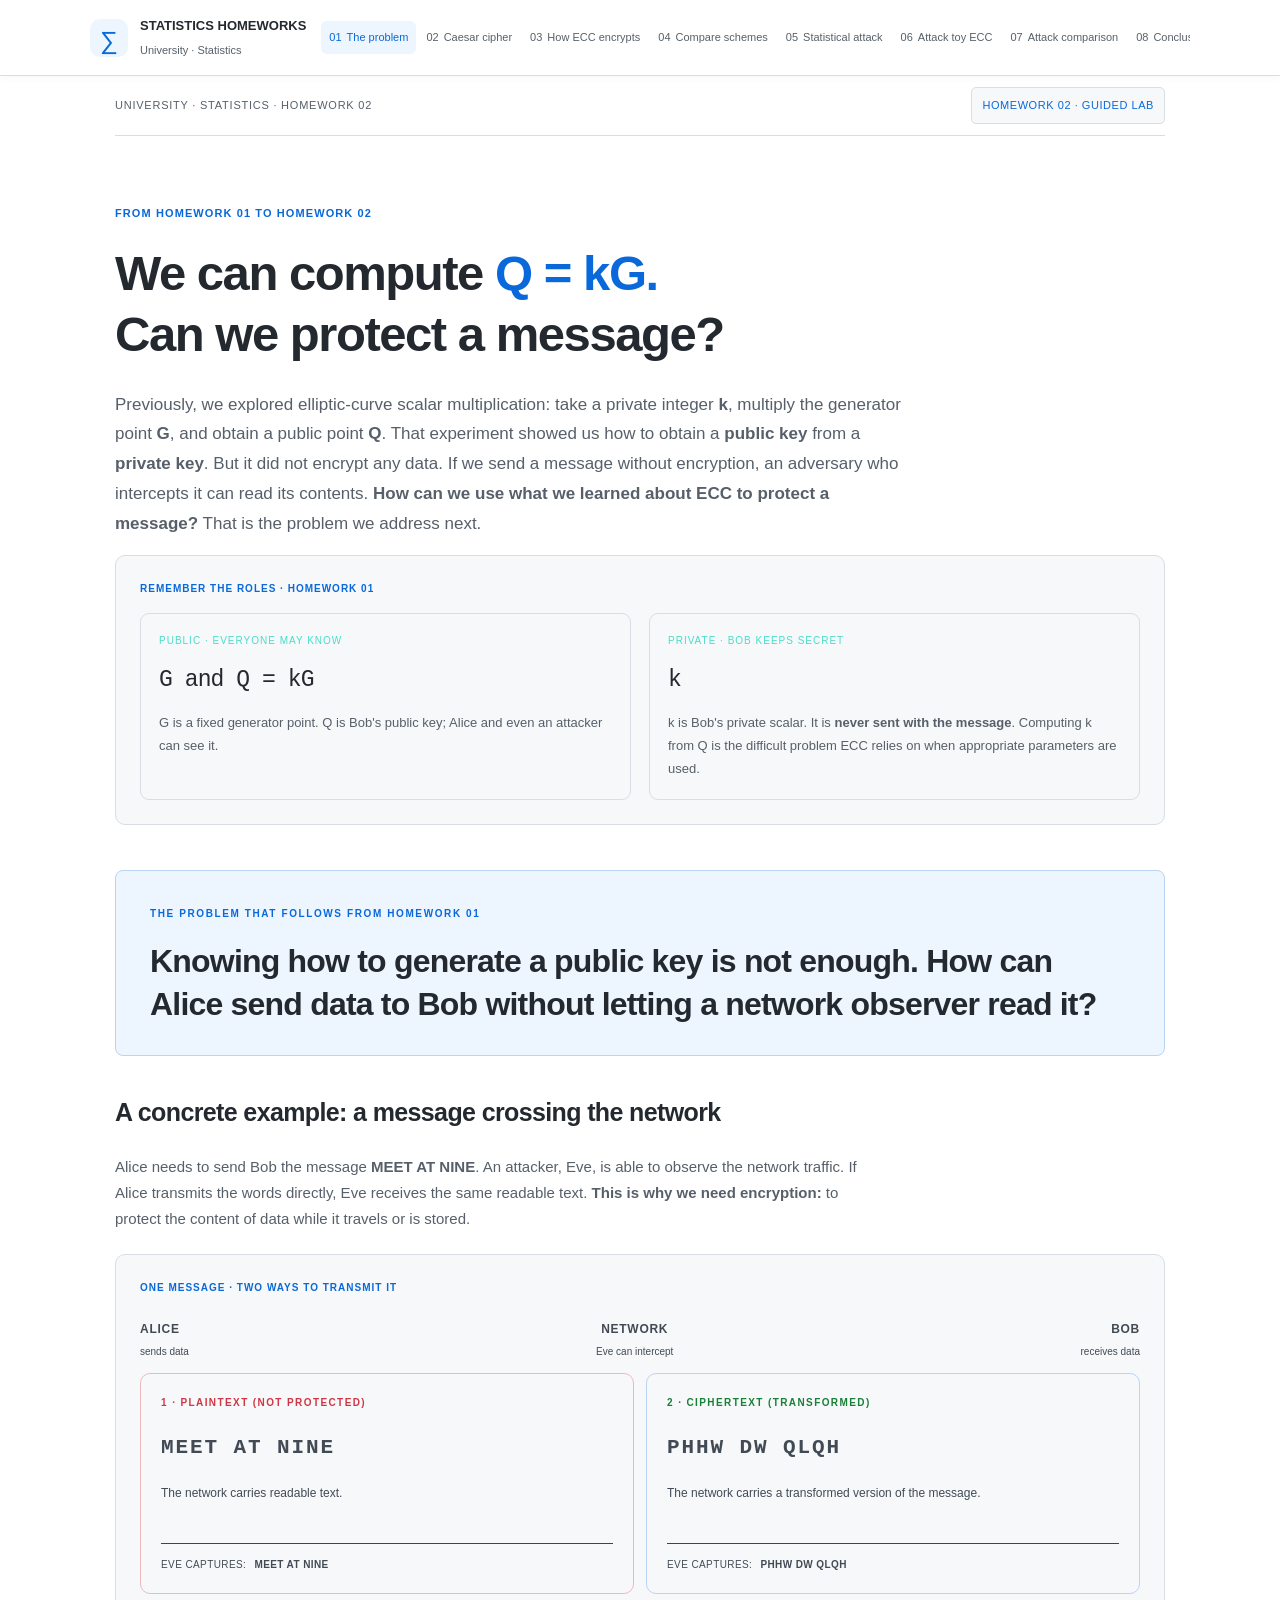
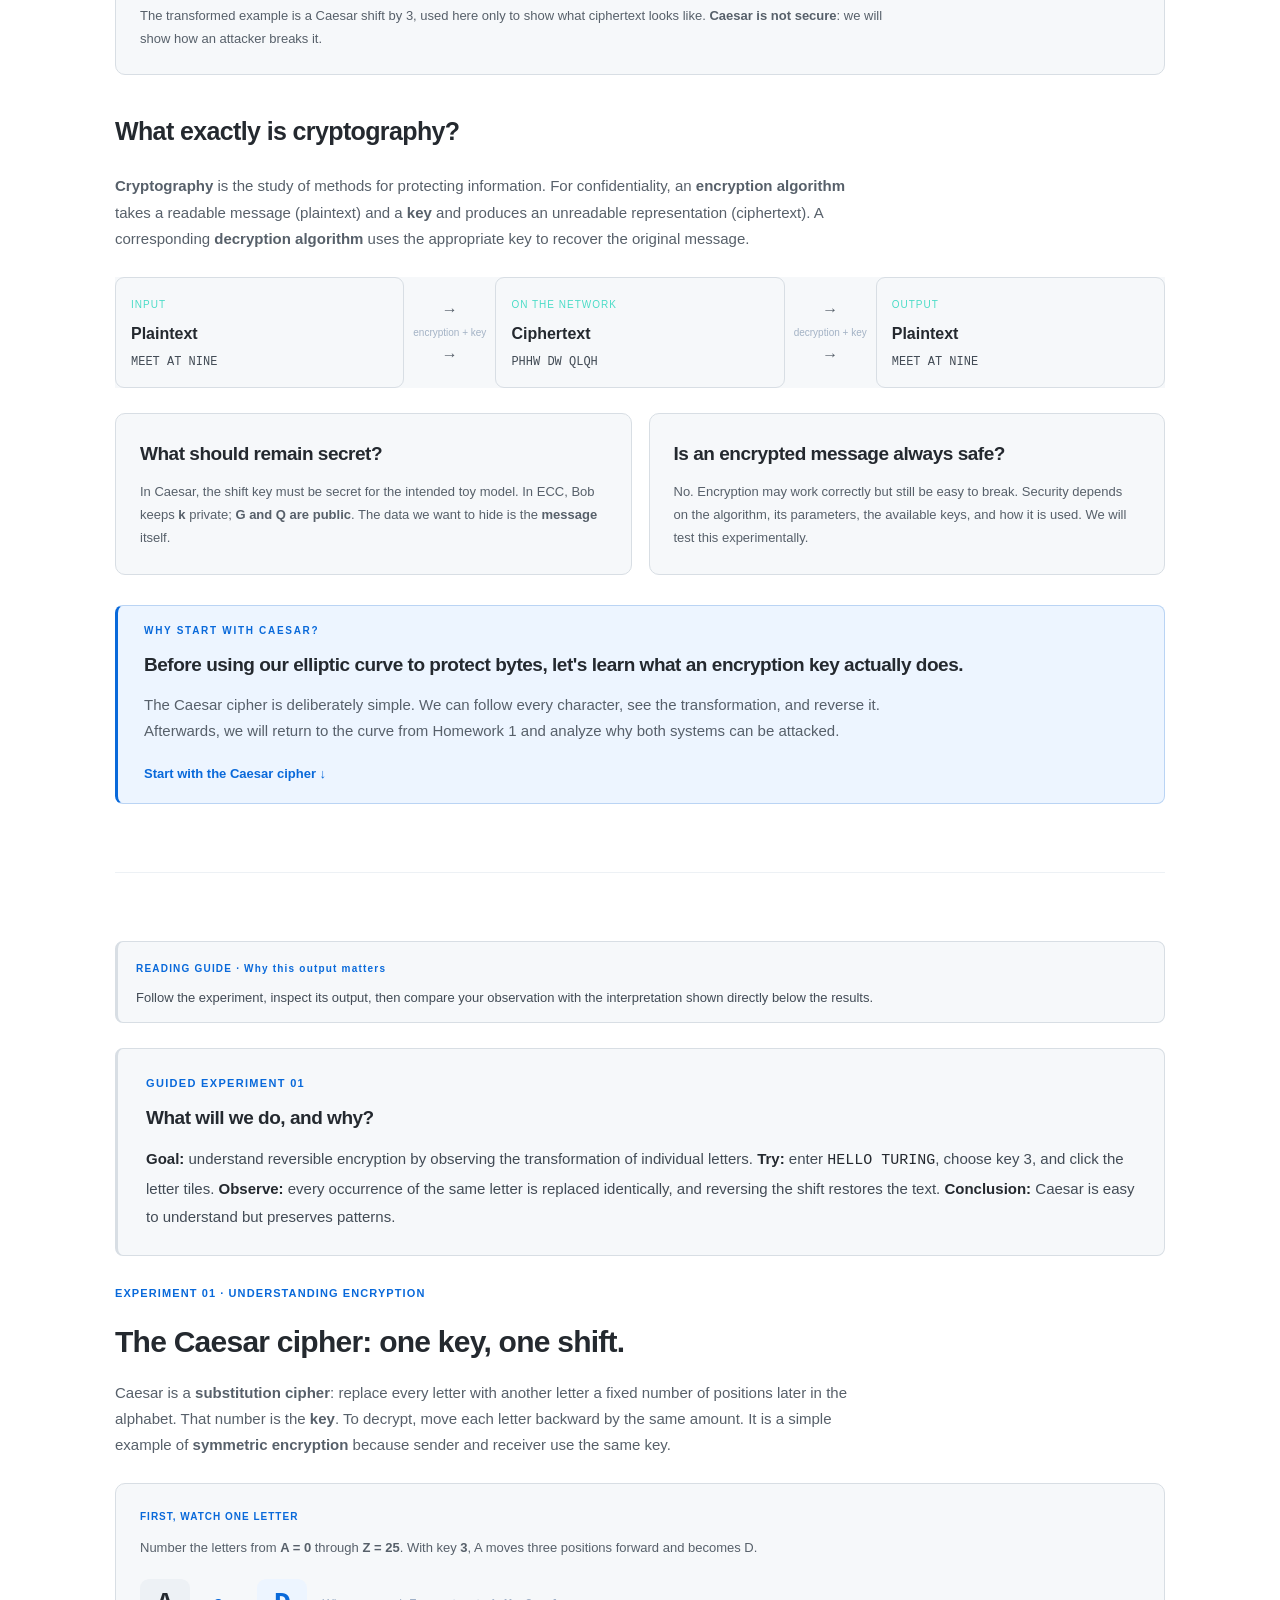
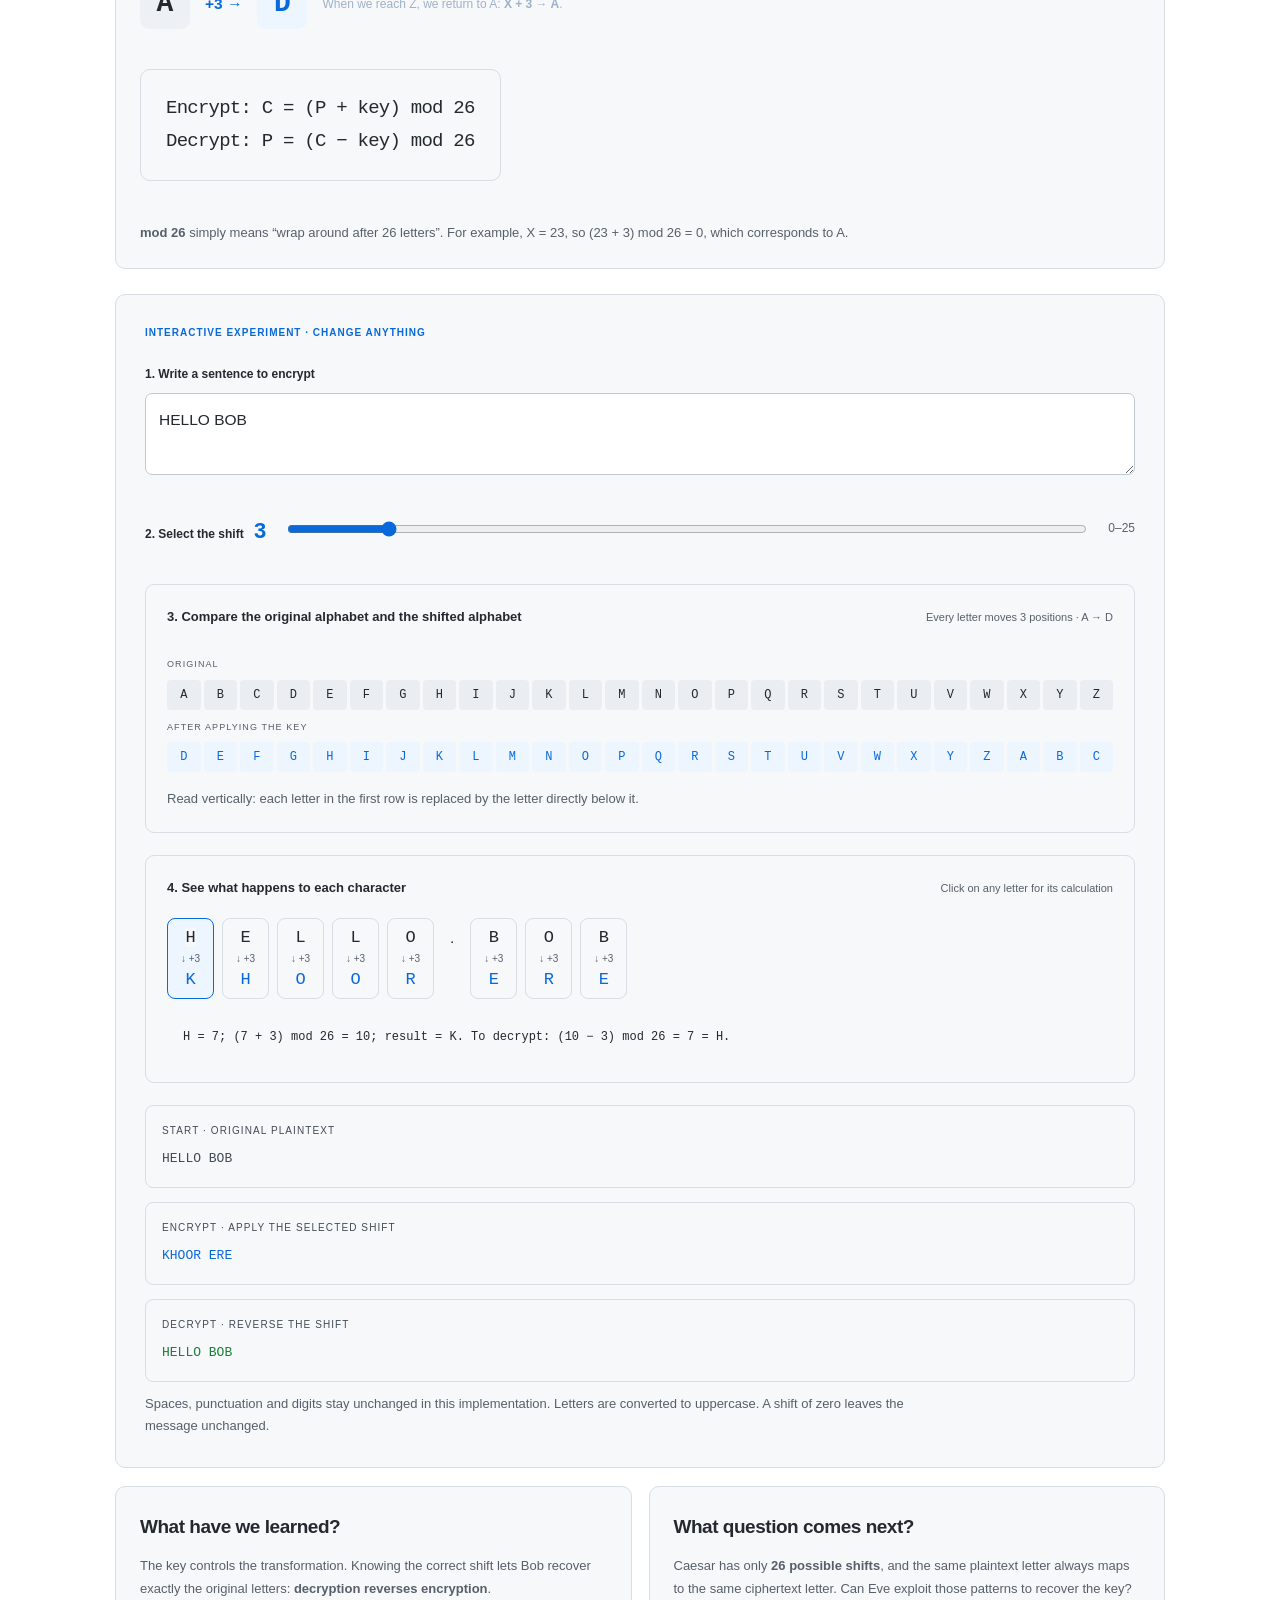
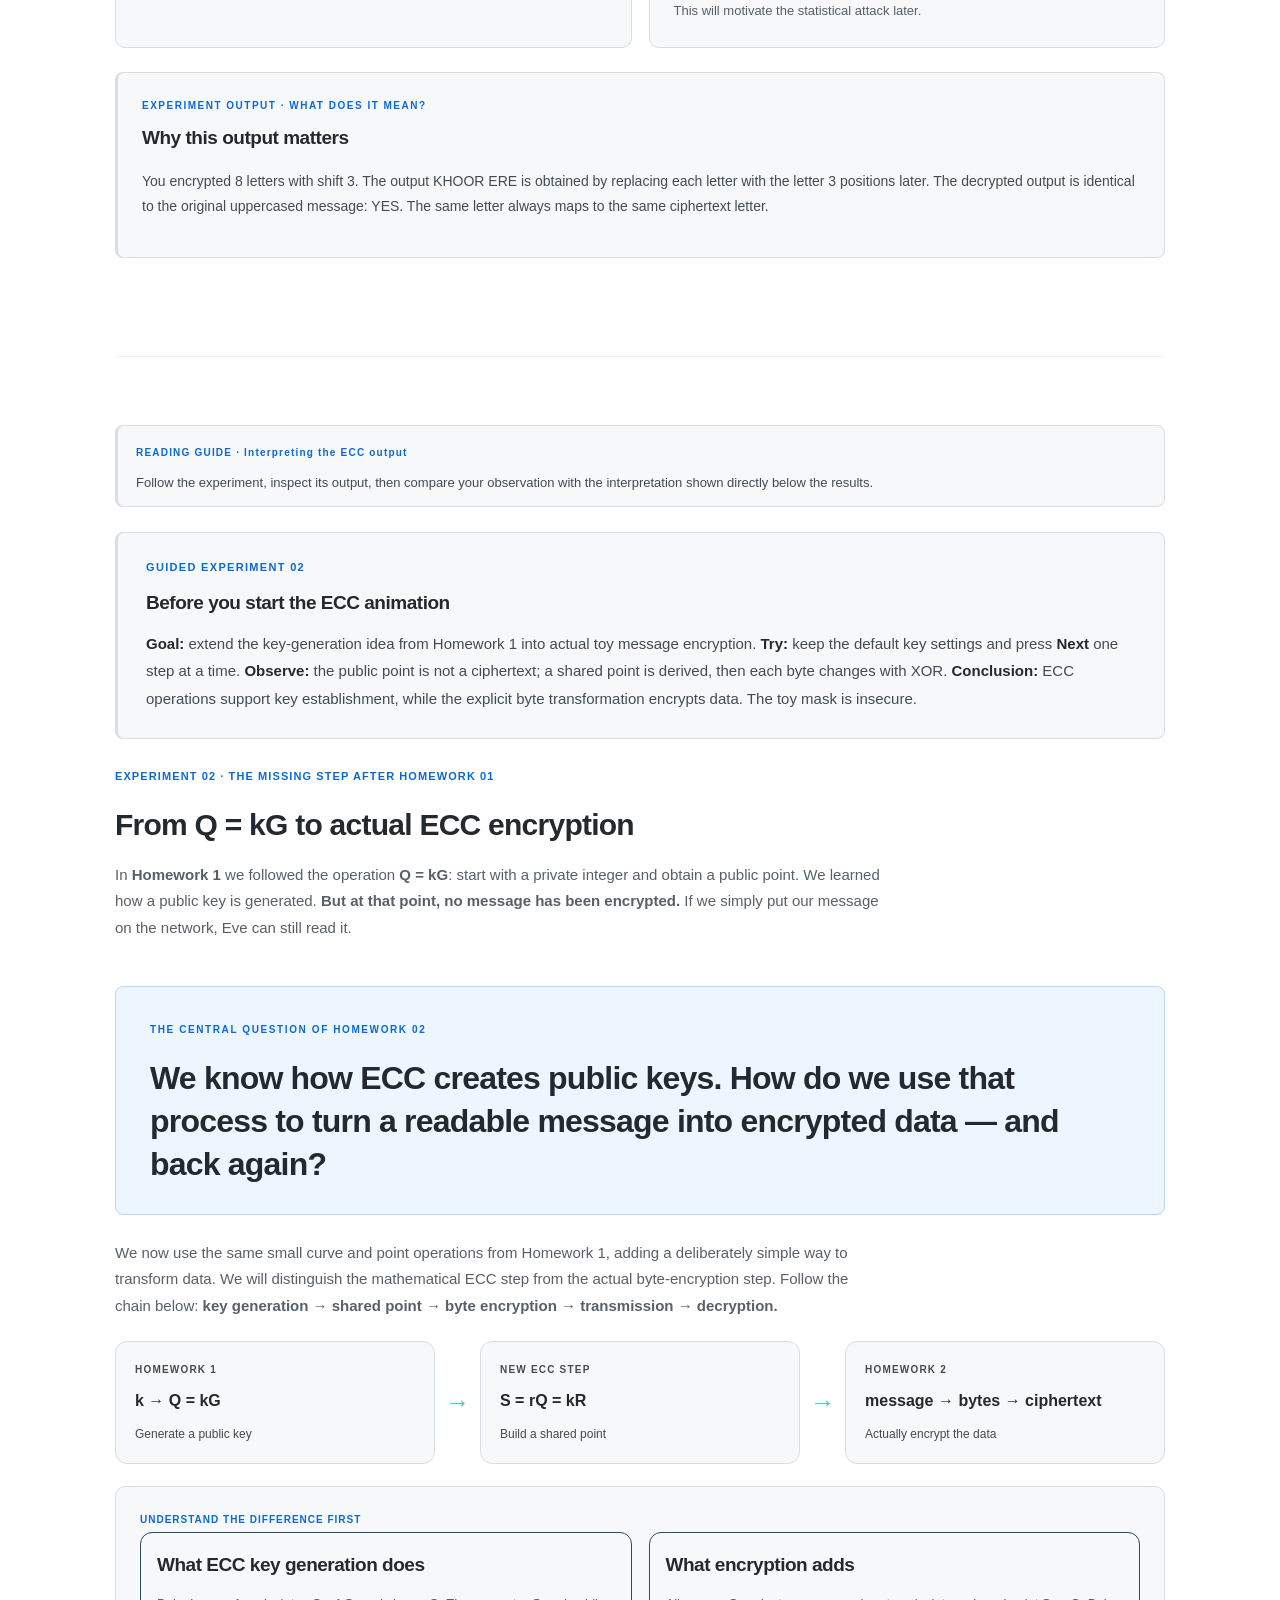
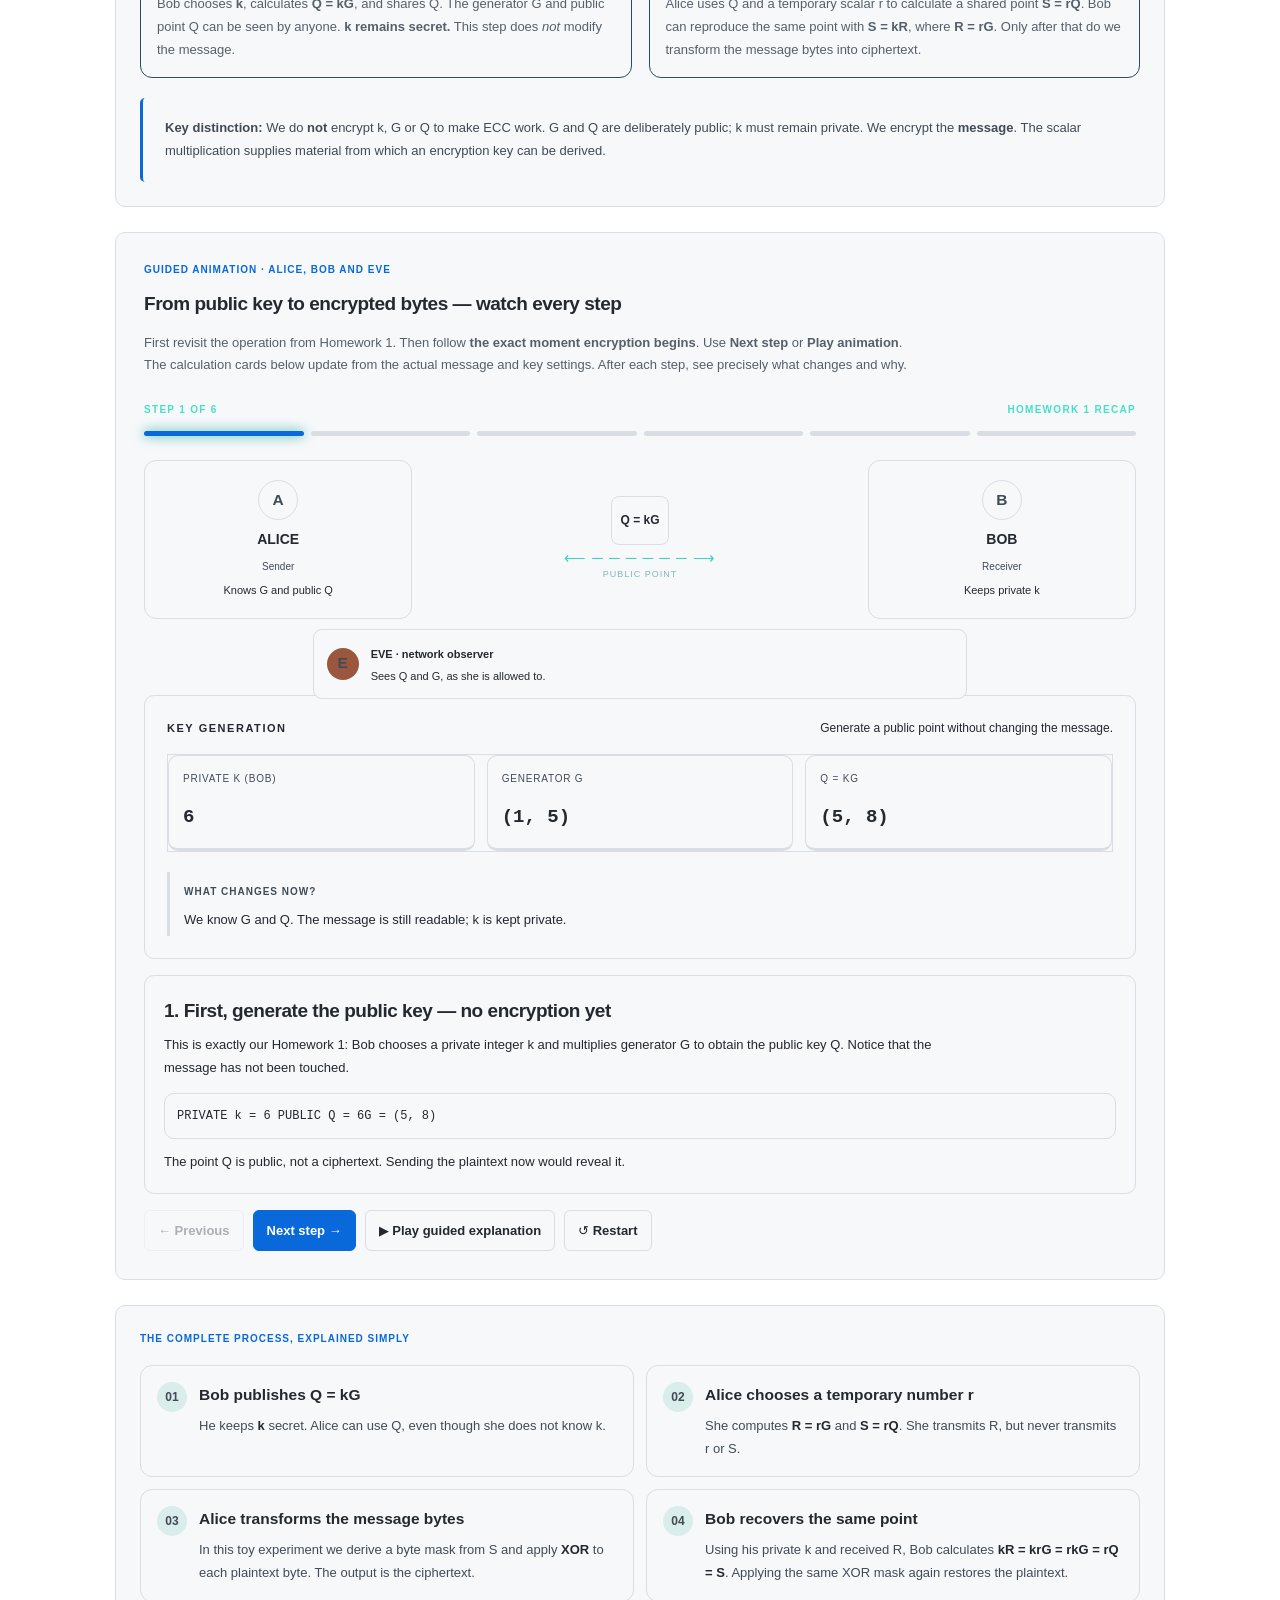
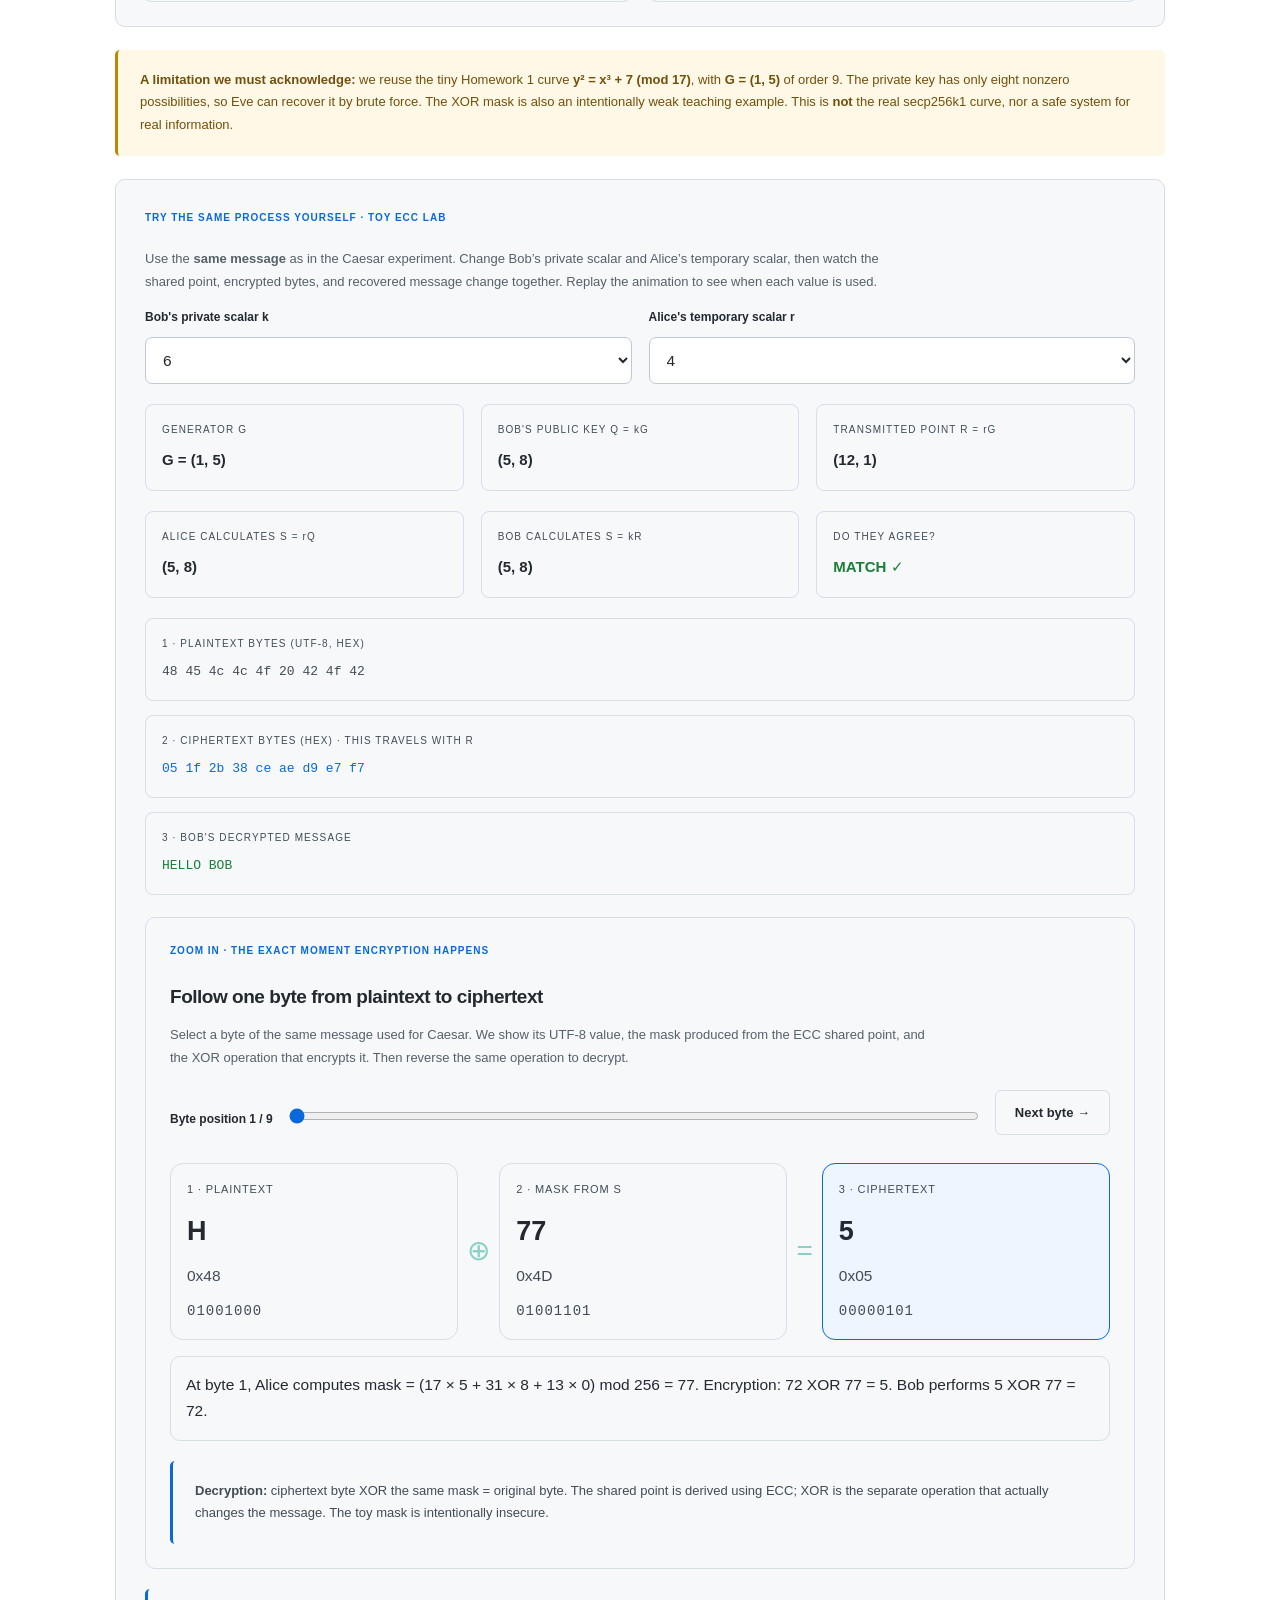
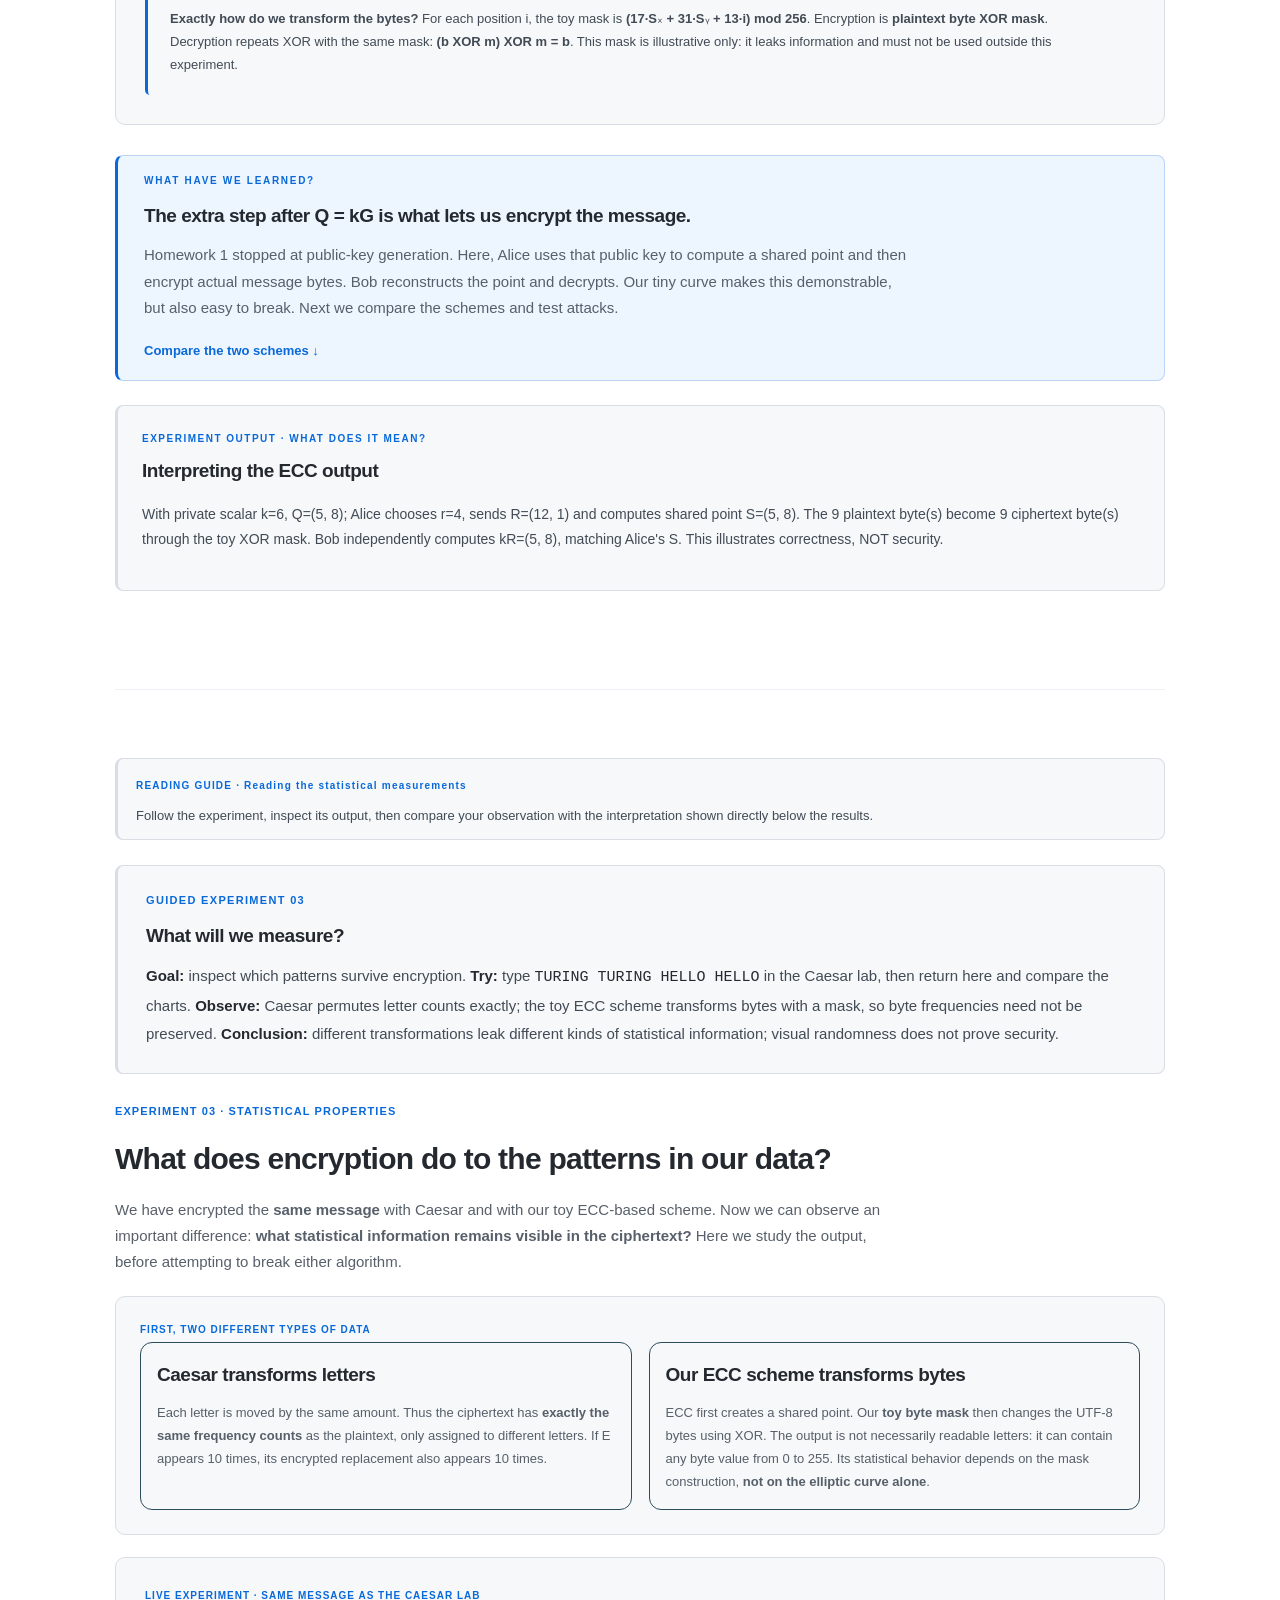
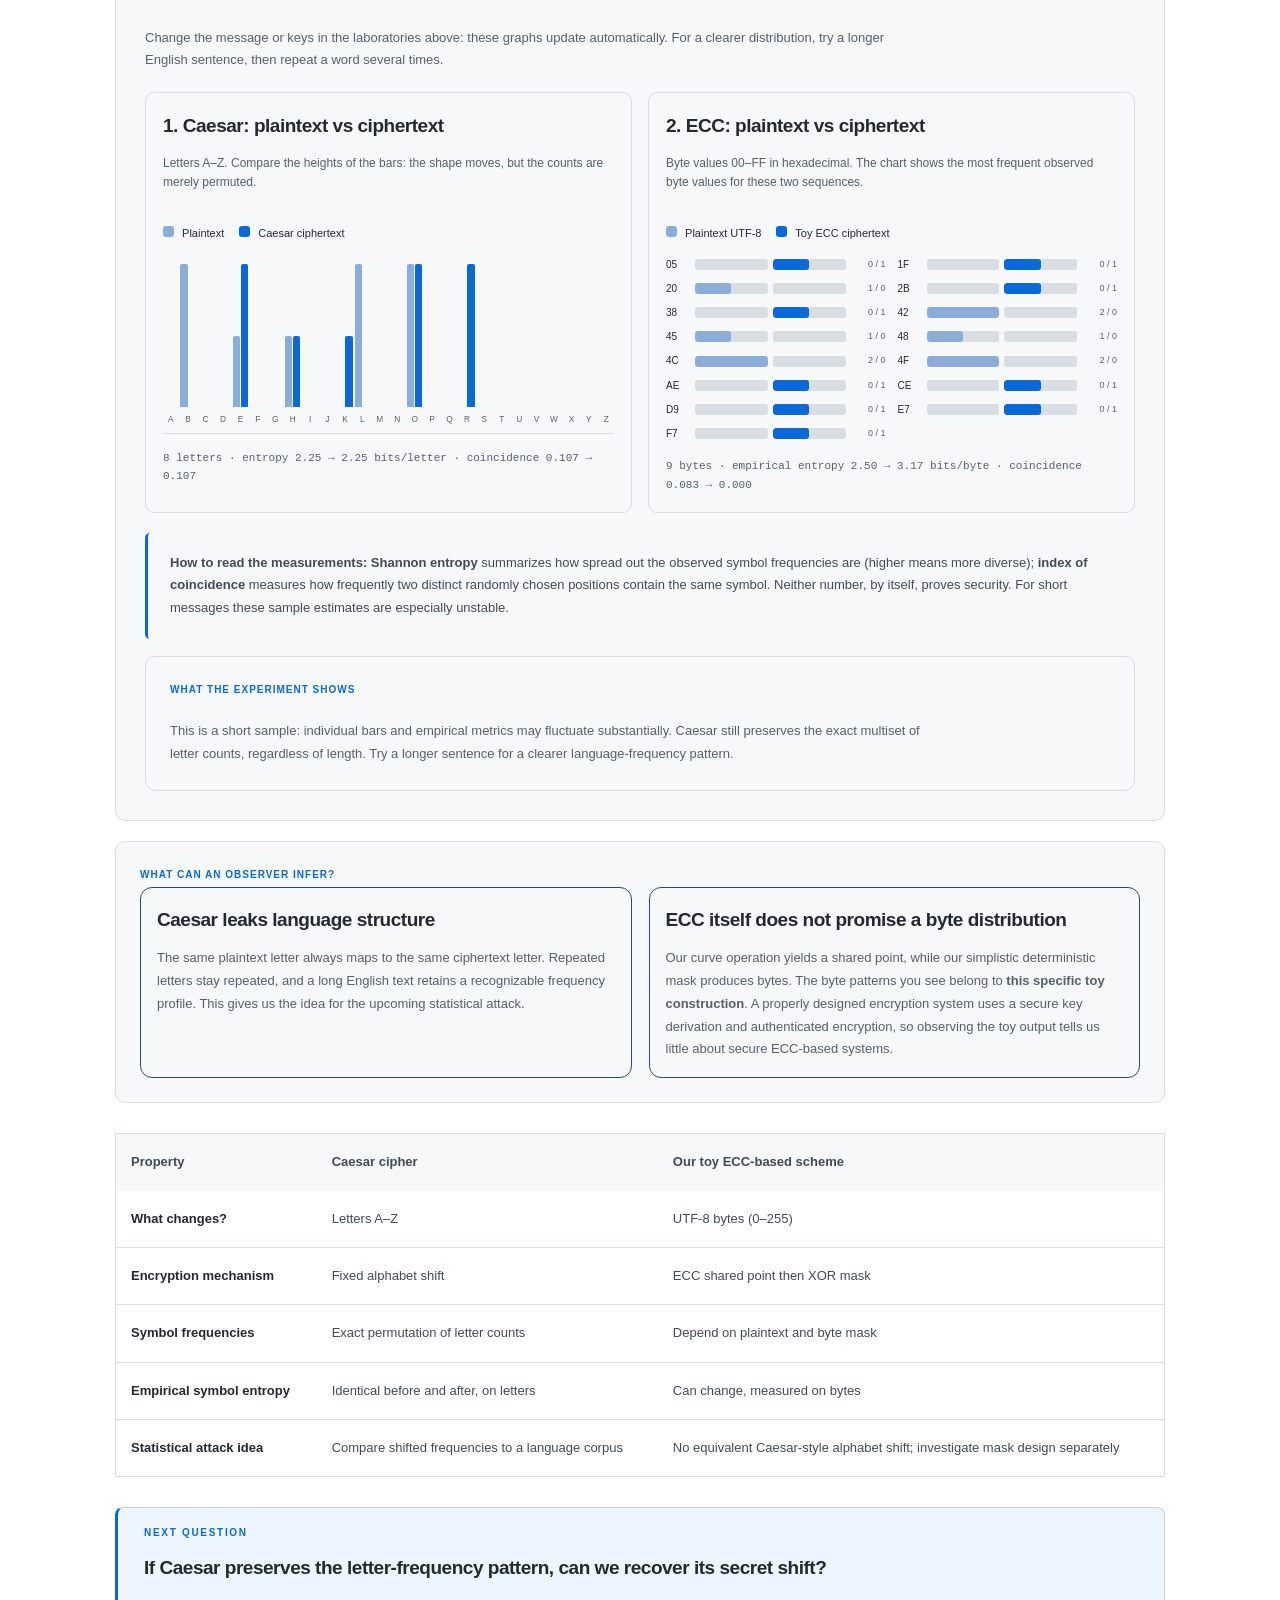
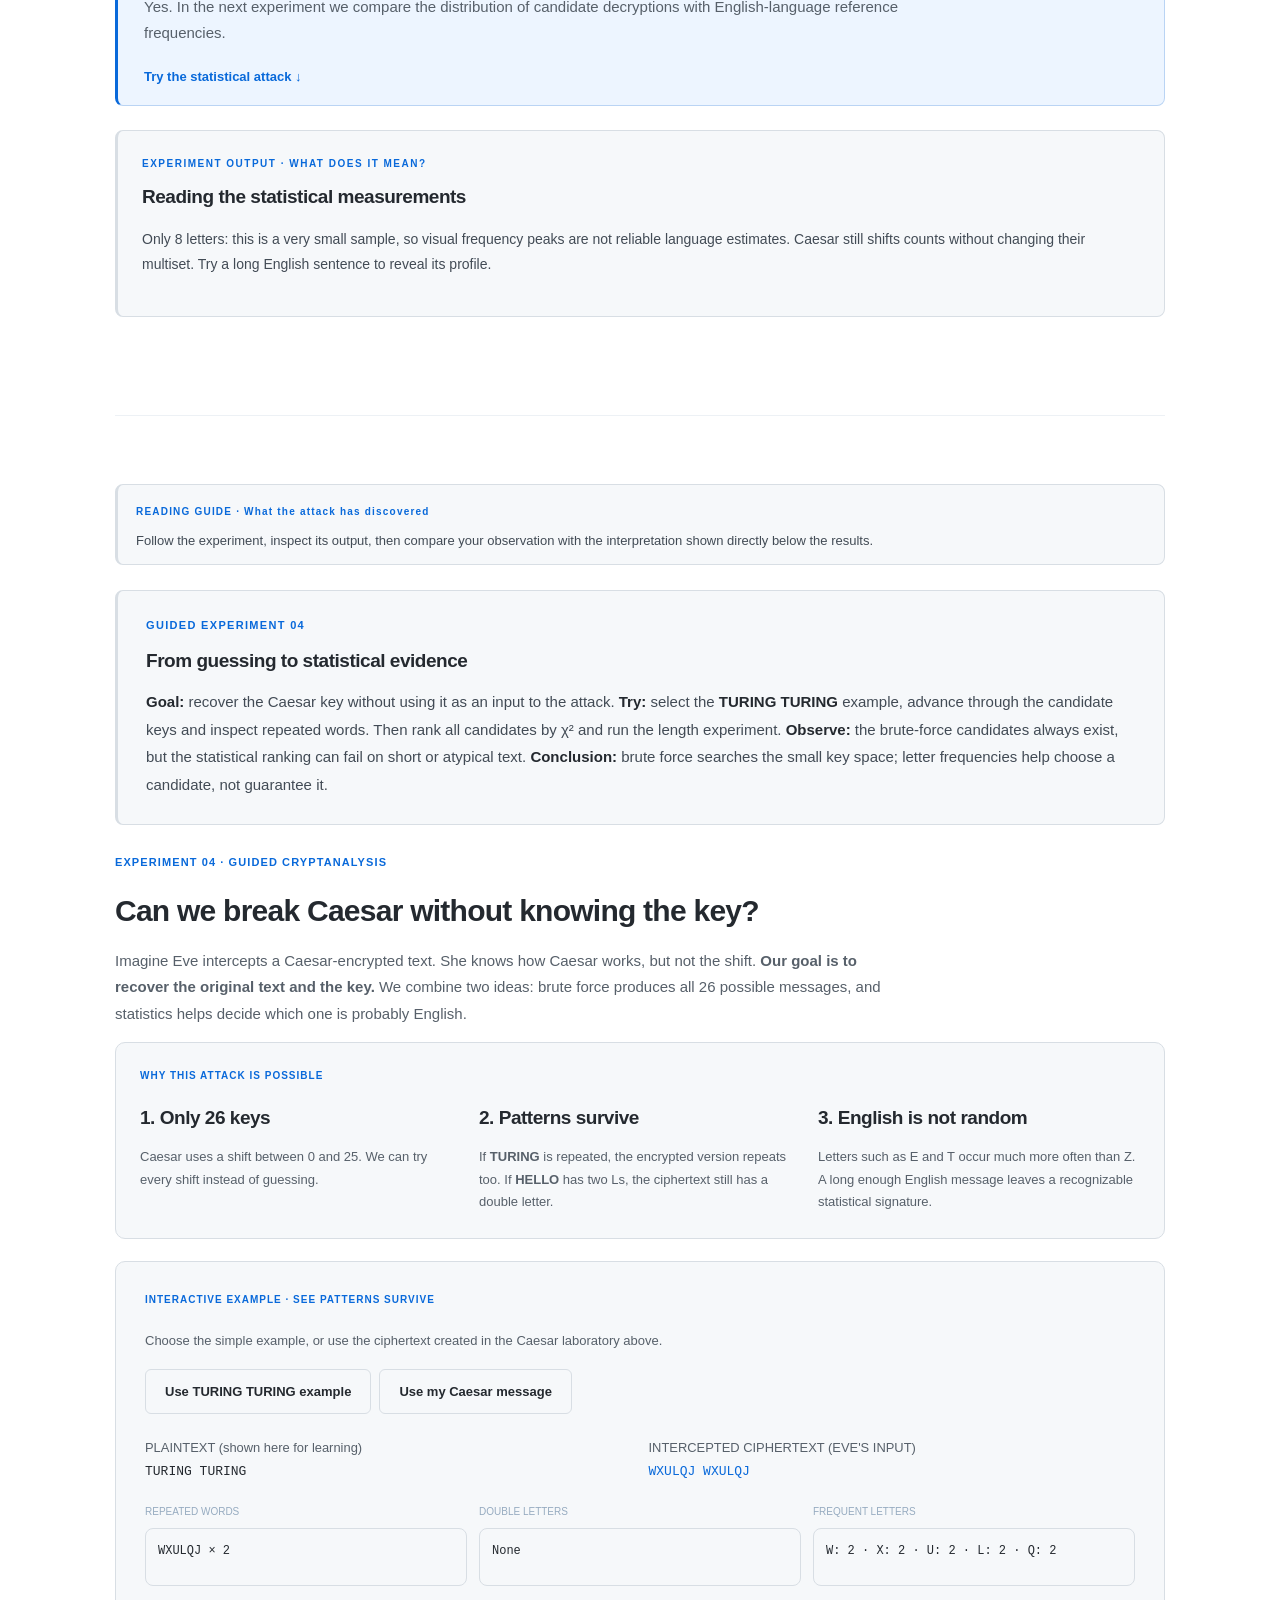
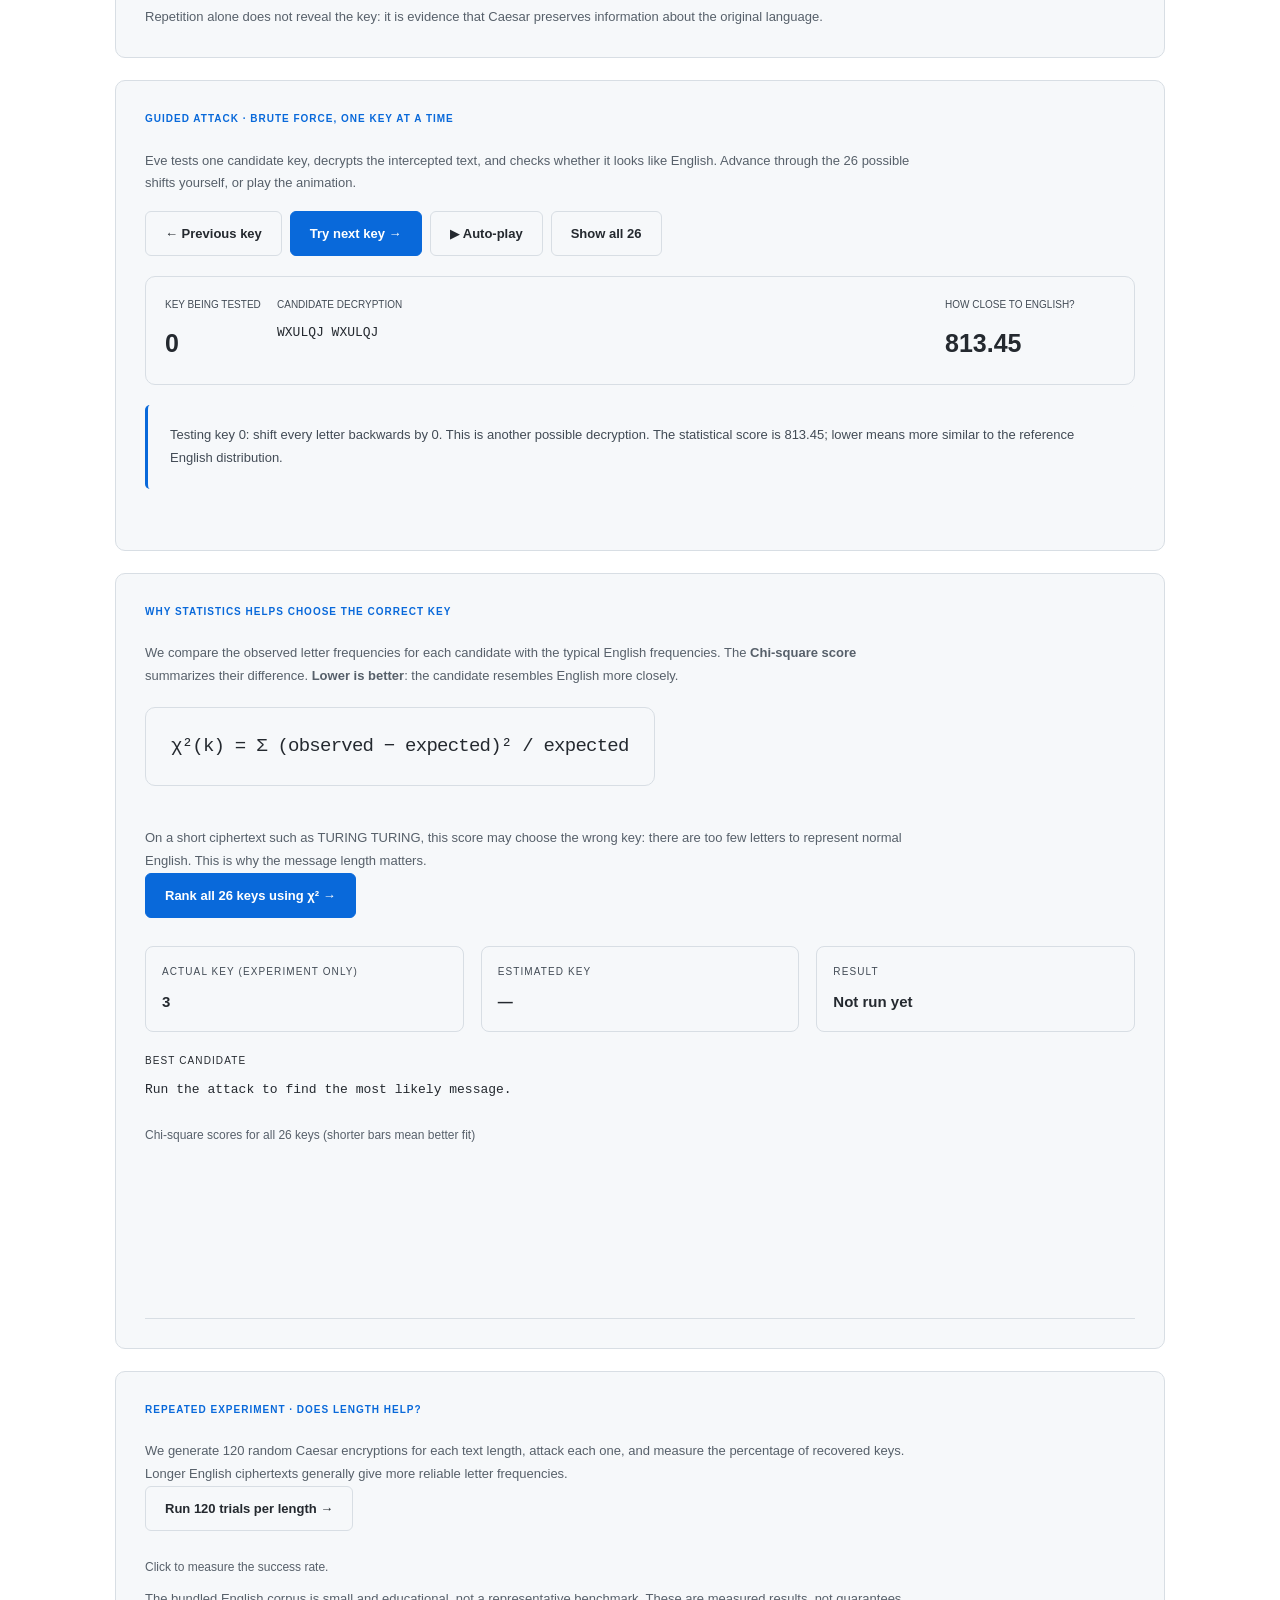
<file: homework-3/index.html>
<!doctype html>
<html lang="en"><head><meta charset="utf-8"><meta name="viewport" content="width=device-width,initial-scale=1"><title>Homework 2 | From One-Way Functions to Cryptanalysis</title><link rel="stylesheet" href="style.css"></head>
<body><div class="app"><aside class="side"><div class="brand"><span class="brand-icon">∑</span><div><strong>STATISTICS HOMEWORKS</strong><small>University · Statistics</small></div></div><nav><a href="#problem" class="active">01 <span>The problem</span></a><a href="#caesar">02 <span>Caesar cipher</span></a><a href="#ecc">03 <span>How ECC encrypts</span></a><a href="#comparison">04 <span>Compare schemes</span></a><a href="#statattack">05 <span>Statistical attack</span></a><a href="#eccattack">06 <span>Attack toy ECC</span></a><a href="#securitycomparison">07 <span>Attack comparison</span></a><a href="#conclusion">08 <span>Conclusions</span></a></nav></aside>
<main><header class="top"><span>UNIVERSITY · STATISTICS · HOMEWORK 02</span><span class="tag">HOMEWORK 02 · GUIDED LAB</span></header><section id="problem" class="hero section">
<div class="eyebrow">FROM HOMEWORK 01 TO HOMEWORK 02</div>
<h1>We can compute <em>Q = kG.</em><br>Can we protect a message?</h1>
<p class="lead">Previously, we explored elliptic-curve scalar multiplication: take a private integer <b>k</b>, multiply the generator point <b>G</b>, and obtain a public point <b>Q</b>. That experiment showed us how to obtain a <b>public key</b> from a <b>private key</b>. But it did not encrypt any data. If we send a message without encryption, an adversary who intercepts it can read its contents. <b>How can we use what we learned about ECC to protect a message?</b> That is the problem we address next.</p>
<div class="panel key-roles"><div class="panel-kicker">REMEMBER THE ROLES · HOMEWORK 01</div><div class="key-layout"><div><small>PUBLIC · EVERYONE MAY KNOW</small><div class="formula">G and Q = kG</div><p>G is a fixed generator point. Q is Bob's public key; Alice and even an attacker can see it.</p></div><div><small>PRIVATE · BOB KEEPS SECRET</small><div class="formula">k</div><p>k is Bob's private scalar. It is <b>never sent with the message</b>. Computing k from Q is the difficult problem ECC relies on when appropriate parameters are used.</p></div></div></div>
<div class="question"><span>THE PROBLEM THAT FOLLOWS FROM HOMEWORK 01</span><h2>Knowing how to generate a public key is not enough. How can Alice send data to Bob without letting a network observer read it?</h2></div>
<h3 class="subheading">A concrete example: a message crossing the network</h3>
<p>Alice needs to send Bob the message <b>MEET AT NINE</b>. An attacker, Eve, is able to observe the network traffic. If Alice transmits the words directly, Eve receives the same readable text. <b>This is why we need encryption:</b> to protect the content of data while it travels or is stored.</p>
<div class="panel demo-panel"><div class="panel-kicker">ONE MESSAGE · TWO WAYS TO TRANSMIT IT</div><div class="transmission-head"><span>ALICE <small>sends data</small></span><span>NETWORK <small>Eve can intercept</small></span><span>BOB <small>receives data</small></span></div><div class="two transmission-cards"><div class="transmission exposed"><div class="status">1 · PLAINTEXT (NOT PROTECTED)</div><div class="packet">MEET AT NINE</div><p>The network carries readable text.</p><div class="observer">EVE CAPTURES: <strong>MEET AT NINE</strong></div></div><div class="transmission protected"><div class="status">2 · CIPHERTEXT (TRANSFORMED)</div><div class="packet">PHHW DW QLQH</div><p>The network carries a transformed version of the message.</p><div class="observer">EVE CAPTURES: <strong>PHHW DW QLQH</strong></div></div></div><p class="demo-caption">The transformed example is a Caesar shift by 3, used here only to show what ciphertext looks like. <b>Caesar is not secure</b>: we will show how an attacker breaks it.</p></div>
<h3 class="subheading">What exactly is cryptography?</h3>
<p><b>Cryptography</b> is the study of methods for protecting information. For confidentiality, an <b>encryption algorithm</b> takes a readable message (plaintext) and a <b>key</b> and produces an unreadable representation (ciphertext). A corresponding <b>decryption algorithm</b> uses the appropriate key to recover the original message.</p>
<div class="crypto-flow"><div class="flow-node"><small>INPUT</small><strong>Plaintext</strong><span>MEET AT NINE</span></div><div class="flow-arrow">→ <small>encryption + key</small> →</div><div class="flow-node"><small>ON THE NETWORK</small><strong>Ciphertext</strong><span>PHHW DW QLQH</span></div><div class="flow-arrow">→ <small>decryption + key</small> →</div><div class="flow-node"><small>OUTPUT</small><strong>Plaintext</strong><span>MEET AT NINE</span></div></div>
<div class="two learn-cards"><div class="panel"><h3>What should remain secret?</h3><p>In Caesar, the shift key must be secret for the intended toy model. In ECC, Bob keeps <b>k</b> private; <b>G and Q are public</b>. The data we want to hide is the <b>message</b> itself.</p></div><div class="panel"><h3>Is an encrypted message always safe?</h3><p>No. Encryption may work correctly but still be easy to break. Security depends on the algorithm, its parameters, the available keys, and how it is used. We will test this experimentally.</p></div></div>
<div class="bridge"><div class="bridge-number">WHY START WITH CAESAR?</div><h3>Before using our elliptic curve to protect bytes, let's learn what an encryption key actually does.</h3><p>The Caesar cipher is deliberately simple. We can follow every character, see the transformation, and reverse it. Afterwards, we will return to the curve from Homework 1 and analyze why both systems can be attacked.</p><a class="jump" href="#caesar">Start with the Caesar cipher ↓</a></div>
</section>
<section id="caesar" class="section"><div class="reader-objective"><strong>READING GUIDE · Why this output matters</strong><p>Follow the experiment, inspect its output, then compare your observation with the interpretation shown directly below the results.</p></div><div class="guide"><div class="guide-tag">GUIDED EXPERIMENT 01</div><h3>What will we do, and why?</h3><p><b>Goal:</b> understand reversible encryption by observing the transformation of individual letters. <b>Try:</b> enter <code>HELLO TURING</code>, choose key 3, and click the letter tiles. <b>Observe:</b> every occurrence of the same letter is replaced identically, and reversing the shift restores the text. <b>Conclusion:</b> Caesar is easy to understand but preserves patterns.</p></div><div class="eyebrow">EXPERIMENT 01 · UNDERSTANDING ENCRYPTION</div><h2>The Caesar cipher: one key, one shift.</h2><p>Caesar is a <b>substitution cipher</b>: replace every letter with another letter a fixed number of positions later in the alphabet. That number is the <b>key</b>. To decrypt, move each letter backward by the same amount. It is a simple example of <b>symmetric encryption</b> because sender and receiver use the same key.</p>
<div class="panel mini-explanation"><div class="panel-kicker">FIRST, WATCH ONE LETTER</div><p>Number the letters from <b>A = 0</b> through <b>Z = 25</b>. With key <b>3</b>, A moves three positions forward and becomes D.</p><div class="example-line"><span class="chip plain-chip">A</span><span class="arrow-key">+3 →</span><span class="chip cipher-chip">D</span><span class="example-caption">When we reach Z, we return to A: <b>X + 3 → A</b>.</span></div><div class="formula small">Encrypt: C = (P + key) mod 26<br>Decrypt: P = (C − key) mod 26</div><p class="muted"><b>mod 26</b> simply means “wrap around after 26 letters”. For example, X = 23, so (23 + 3) mod 26 = 0, which corresponds to A.</p></div>
<div class="panel workspace"><div class="panel-kicker">INTERACTIVE EXPERIMENT · CHANGE ANYTHING</div><label for="message">1. Write a sentence to encrypt</label><textarea id="message" rows="2">HELLO BOB</textarea><div class="controls"><label for="shift">2. Select the shift <strong id="shiftval">3</strong></label><input type="range" id="shift" min="0" max="25" value="3"><span class="muted">0–25</span></div>
<div class="alphabet-area"><div class="alphabet-head"><b>3. Compare the original alphabet and the shifted alphabet</b><span id="shiftcaption">Every letter moves 3 positions</span></div><div class="alphabet-scroll"><div class="alphabet-label">ORIGINAL</div><div class="alphabet-strip" id="alphabetplain"></div><div class="alphabet-label">AFTER APPLYING THE KEY</div><div class="alphabet-strip cipher-strip" id="alphabetcipher"></div></div><p class="muted">Read vertically: each letter in the first row is replaced by the letter directly below it.</p></div>
<div class="letter-lab"><div class="alphabet-head"><b>4. See what happens to each character</b><span>Click on any letter for its calculation</span></div><div id="lettersteps" class="letter-steps"></div><div class="letter-help" id="letterhelp" aria-live="polite">Click a letter to see why it changes.</div></div>
<div class="results"><div><small>START · ORIGINAL PLAINTEXT</small><div class="mono output" id="caesarplain"></div></div><div><small>ENCRYPT · APPLY THE SELECTED SHIFT</small><div class="mono output accent" id="caesarcipher"></div></div><div><small>DECRYPT · REVERSE THE SHIFT</small><div class="mono output good" id="caesardec"></div></div></div><p class="muted">Spaces, punctuation and digits stay unchanged in this implementation. Letters are converted to uppercase. A shift of zero leaves the message unchanged.</p></div>
<div class="two learn-cards"><div class="panel"><h3>What have we learned?</h3><p>The key controls the transformation. Knowing the correct shift lets Bob recover exactly the original letters: <b>decryption reverses encryption</b>.</p></div><div class="panel"><h3>What question comes next?</h3><p>Caesar has only <b>26 possible shifts</b>, and the same plaintext letter always maps to the same ciphertext letter. Can Eve exploit those patterns to recover the key? This will motivate the statistical attack later.</p></div></div>
<div class="outcome-panel"><div class="outcome-eyebrow">EXPERIMENT OUTPUT · WHAT DOES IT MEAN?</div><h3>Why this output matters</h3><p id="caesaroutputnote">The original message, the shifted version and the decoded version are shown below. Change the key to see what changes and what remains equal.</p></div>
</section>
<section id="ecc" class="section"><div class="reader-objective"><strong>READING GUIDE · Interpreting the ECC output</strong><p>Follow the experiment, inspect its output, then compare your observation with the interpretation shown directly below the results.</p></div><div class="guide"><div class="guide-tag">GUIDED EXPERIMENT 02</div><h3>Before you start the ECC animation</h3><p><b>Goal:</b> extend the key-generation idea from Homework 1 into actual toy message encryption. <b>Try:</b> keep the default key settings and press <b>Next</b> one step at a time. <b>Observe:</b> the public point is not a ciphertext; a shared point is derived, then each byte changes with XOR. <b>Conclusion:</b> ECC operations support key establishment, while the explicit byte transformation encrypts data. The toy mask is insecure.</p></div>
<div class="eyebrow">EXPERIMENT 02 · THE MISSING STEP AFTER HOMEWORK 01</div>
<h2>From Q = kG to actual ECC encryption</h2>
<p>In <b>Homework 1</b> we followed the operation <b>Q = kG</b>: start with a private integer and obtain a public point. We learned how a public key is generated. <b>But at that point, no message has been encrypted.</b> If we simply put our message on the network, Eve can still read it.</p>
<div class="question"><span>THE CENTRAL QUESTION OF HOMEWORK 02</span><h2>We know how ECC creates public keys. How do we use that process to turn a readable message into encrypted data — and back again?</h2></div>
<p>We now use the same small curve and point operations from Homework 1, adding a deliberately simple way to transform data. We will distinguish the mathematical ECC step from the actual byte-encryption step. Follow the chain below: <b>key generation → shared point → byte encryption → transmission → decryption.</b></p>
<div class="ecc-path" aria-label="From ECC key generation to message encryption">
 <div class="ecc-path-item"><small>HOMEWORK 1</small><strong>k → Q = kG</strong><span>Generate a public key</span></div>
 <div class="ecc-path-arrow">→</div>
 <div class="ecc-path-item"><small>NEW ECC STEP</small><strong>S = rQ = kR</strong><span>Build a shared point</span></div>
 <div class="ecc-path-arrow">→</div>
 <div class="ecc-path-item"><small>HOMEWORK 2</small><strong>message → bytes → ciphertext</strong><span>Actually encrypt the data</span></div>
</div>
<div class="panel ecc-explainer"><div class="panel-kicker">UNDERSTAND THE DIFFERENCE FIRST</div>
<div class="two learn-cards"><div><h3>What ECC key generation does</h3><p>Bob chooses <b>k</b>, calculates <b>Q = kG</b>, and shares Q. The generator G and public point Q can be seen by anyone. <b>k remains secret.</b> This step does <em>not</em> modify the message.</p></div><div><h3>What encryption adds</h3><p>Alice uses Q and a temporary scalar r to calculate a shared point <b>S = rQ</b>. Bob can reproduce the same point with <b>S = kR</b>, where <b>R = rG</b>. Only after that do we transform the message bytes into ciphertext.</p></div></div>
<div class="note compact"><b>Key distinction:</b> We do <b>not</b> encrypt k, G or Q to make ECC work. G and Q are deliberately public; k must remain private. We encrypt the <b>message</b>. The scalar multiplication supplies material from which an encryption key can be derived.</div></div>
<div class="panel ecc-story">
 <div class="panel-kicker">GUIDED ANIMATION · ALICE, BOB AND EVE</div>
 <h3>From public key to encrypted bytes — watch every step</h3>
 <p>First revisit the operation from Homework 1. Then follow <b>the exact moment encryption begins</b>. Use <b>Next step</b> or <b>Play animation</b>. The calculation cards below update from the actual message and key settings. After each step, see precisely what changes and why.</p>
 <div class="ecc-stagehead"><span id="eccstagecount">STEP 1 OF 5</span><span id="eccstagetype">KEY GENERATION</span></div>
 <div class="ecc-progress" id="eccprogress" aria-label="Animation progress"></div>
 <div class="ecc-actors">
   <div class="ecc-actor alice"><div class="ecc-avatar">A</div><strong>ALICE</strong><small>Sender</small><span id="aliceinfo">Wants to send a message</span></div>
   <div class="ecc-channel"><div class="ecc-packet" id="eccpacket">Q = kG</div><div class="ecc-line"><span id="eccdirection">PUBLIC INFORMATION</span></div></div>
   <div class="ecc-actor bob"><div class="ecc-avatar">B</div><strong>BOB</strong><small>Receiver</small><span id="bobinfo">Keeps k private</span></div>
   <div class="ecc-eve"><span class="eve-dot">E</span><div><strong>EVE · network observer</strong><p id="eveinfo">Can see G and Q. This is expected.</p></div></div>
 </div>
 <div class="walkthrough-visual" aria-live="polite">
 <div class="walkthrough-top"><strong id="walkphase">LIVE CALCULATION</strong><span id="walkwhy">Why this step matters</span></div>
 <div id="walkmath" class="walk-math"></div>
 <div id="walkbits" class="walk-bits"></div>
 <div class="walk-takeaway"><span>WHAT CHANGES NOW?</span><p id="walktakeaway"></p></div>
 </div>
 <div class="ecc-story-copy" aria-live="polite"><h3 id="eccstagetitle">1. Bob generates a public key</h3><p id="eccstagedesc">Bob picks a private number k and computes Q = kG.</p><div class="ecc-stageformula" id="eccstageformula">Q = kG</div><p class="ecc-stageinsight" id="eccstageinsight">G and Q are public. k remains secret.</p></div>
 <div class="ecc-story-controls"><button class="button secondary" id="eccprev" type="button">← Previous</button><button class="button" id="eccnext" type="button">Next step →</button><button class="button secondary" id="eccplay" type="button">▶ Play guided explanation</button><button class="button secondary" id="eccreset" type="button">↺ Restart</button></div>
</div>
<div class="panel ecc-explainer"><div class="panel-kicker">THE COMPLETE PROCESS, EXPLAINED SIMPLY</div>
<div class="ecc-steps"><div class="ecc-step"><span>01</span><div><b>Bob publishes Q = kG</b><p>He keeps <b>k</b> secret. Alice can use Q, even though she does not know k.</p></div></div><div class="ecc-step"><span>02</span><div><b>Alice chooses a temporary number r</b><p>She computes <b>R = rG</b> and <b>S = rQ</b>. She transmits R, but never transmits r or S.</p></div></div><div class="ecc-step"><span>03</span><div><b>Alice transforms the message bytes</b><p>In this toy experiment we derive a byte mask from S and apply <b>XOR</b> to each plaintext byte. The output is the ciphertext.</p></div></div><div class="ecc-step"><span>04</span><div><b>Bob recovers the same point</b><p>Using his private k and received R, Bob calculates <b>kR = krG = rkG = rQ = S</b>. Applying the same XOR mask again restores the plaintext.</p></div></div></div></div>
<div class="note warning"><b>A limitation we must acknowledge:</b> we reuse the tiny Homework 1 curve <b>y² = x³ + 7 (mod 17)</b>, with <b>G = (1, 5)</b> of order 9. The private key has only eight nonzero possibilities, so Eve can recover it by brute force. The XOR mask is also an intentionally weak teaching example. This is <b>not</b> the real secp256k1 curve, nor a safe system for real information.</div>
<div class="panel workspace"><div class="panel-kicker">TRY THE SAME PROCESS YOURSELF · TOY ECC LAB</div>
<p>Use the <b>same message</b> as in the Caesar experiment. Change Bob’s private scalar and Alice’s temporary scalar, then watch the shared point, encrypted bytes, and recovered message change together. Replay the animation to see when each value is used.</p>
<div class="two"><div><label for="privatekey">Bob's private scalar k</label><select id="privatekey"></select></div><div><label for="ephemeral">Alice's temporary scalar r</label><select id="ephemeral"></select></div></div>
<div class="three stats"><div><small>GENERATOR G</small><strong>G = (1, 5)</strong></div><div><small>BOB'S PUBLIC KEY Q = kG</small><strong id="eccpub"></strong></div><div><small>TRANSMITTED POINT R = rG</small><strong id="eccR"></strong></div></div>
<div class="three stats"><div><small>ALICE CALCULATES S = rQ</small><strong id="eccS1"></strong></div><div><small>BOB CALCULATES S = kR</small><strong id="eccS2"></strong></div><div><small>DO THEY AGREE?</small><strong class="good" id="eccagree"></strong></div></div>
<div class="results"><div><small>1 · PLAINTEXT BYTES (UTF-8, HEX)</small><div class="mono output" id="eccbytes"></div></div><div><small>2 · CIPHERTEXT BYTES (HEX) · THIS TRAVELS WITH R</small><div class="mono output accent" id="ecchex"></div></div><div><small>3 · BOB'S DECRYPTED MESSAGE</small><div class="mono output good" id="eccdec"></div></div></div>
<div class="panel byte-lab"><div class="panel-kicker">ZOOM IN · THE EXACT MOMENT ENCRYPTION HAPPENS</div><h3>Follow one byte from plaintext to ciphertext</h3><p>Select a byte of the same message used for Caesar. We show its UTF-8 value, the mask produced from the ECC shared point, and the XOR operation that encrypts it. Then reverse the same operation to decrypt.</p><div class="byte-toolbar"><label for="byteposition">Byte position <strong id="byteindex">0</strong></label><input type="range" id="byteposition" min="0" max="0" value="0"><button class="button secondary" id="bytenext" type="button">Next byte →</button></div><div class="byte-flow"><div class="byte-card"><small>1 · PLAINTEXT</small><strong id="bytechar">H</strong><span id="byteplainhex">0x48</span><code id="byteplainbits">01001000</code></div><div class="byte-op" aria-label="XOR">⊕</div><div class="byte-card"><small>2 · MASK FROM S</small><strong id="bytemasknum">0</strong><span id="bytemaskhex">0x00</span><code id="bytemaskbits">00000000</code></div><div class="byte-op">=</div><div class="byte-card highlighted"><small>3 · CIPHERTEXT</small><strong id="byteciphernum">0</strong><span id="bytecipherhex">0x00</span><code id="bytecipherbits">00000000</code></div></div><div class="byte-explanation" id="byteexplanation" aria-live="polite"></div><div class="note compact"><b>Decryption:</b> ciphertext byte XOR the same mask = original byte. The shared point is derived using ECC; XOR is the separate operation that actually changes the message. The toy mask is intentionally insecure.</div></div>
<div class="note compact"><b>Exactly how do we transform the bytes?</b> For each position i, the toy mask is <b>(17·Sₓ + 31·Sᵧ + 13·i) mod 256</b>. Encryption is <b>plaintext byte XOR mask</b>. Decryption repeats XOR with the same mask: <b>(b XOR m) XOR m = b</b>. This mask is illustrative only: it leaks information and must not be used outside this experiment.</div>
</div>
<div class="bridge"><div class="bridge-number">WHAT HAVE WE LEARNED?</div><h3>The extra step after Q = kG is what lets us encrypt the message.</h3><p>Homework 1 stopped at public-key generation. Here, Alice uses that public key to compute a shared point and then encrypt actual message bytes. Bob reconstructs the point and decrypts. Our tiny curve makes this demonstrable, but also easy to break. Next we compare the schemes and test attacks.</p><a class="jump" href="#comparison">Compare the two schemes ↓</a></div>
<div class="outcome-panel"><div class="outcome-eyebrow">EXPERIMENT OUTPUT · WHAT DOES IT MEAN?</div><h3>Interpreting the ECC output</h3><p id="eccoutputnote">The public key is a point, not an encrypted message. The shared point drives our educational XOR mask. Compare the ciphertext bytes with the recovered original text.</p></div>
</section>
<section id="comparison" class="section"><div class="reader-objective"><strong>READING GUIDE · Reading the statistical measurements</strong><p>Follow the experiment, inspect its output, then compare your observation with the interpretation shown directly below the results.</p></div><div class="guide"><div class="guide-tag">GUIDED EXPERIMENT 03</div><h3>What will we measure?</h3><p><b>Goal:</b> inspect which patterns survive encryption. <b>Try:</b> type <code>TURING TURING HELLO HELLO</code> in the Caesar lab, then return here and compare the charts. <b>Observe:</b> Caesar permutes letter counts exactly; the toy ECC scheme transforms bytes with a mask, so byte frequencies need not be preserved. <b>Conclusion:</b> different transformations leak different kinds of statistical information; visual randomness does not prove security.</p></div><div class="eyebrow">EXPERIMENT 03 · STATISTICAL PROPERTIES</div>
<h2>What does encryption do to the patterns in our data?</h2>
<p>We have encrypted the <b>same message</b> with Caesar and with our toy ECC-based scheme. Now we can observe an important difference: <b>what statistical information remains visible in the ciphertext?</b> Here we study the output, before attempting to break either algorithm.</p>
<div class="panel ecc-explainer"><div class="panel-kicker">FIRST, TWO DIFFERENT TYPES OF DATA</div><div class="two learn-cards"><div><h3>Caesar transforms letters</h3><p>Each letter is moved by the same amount. Thus the ciphertext has <b>exactly the same frequency counts</b> as the plaintext, only assigned to different letters. If E appears 10 times, its encrypted replacement also appears 10 times.</p></div><div><h3>Our ECC scheme transforms bytes</h3><p>ECC first creates a shared point. Our <b>toy byte mask</b> then changes the UTF-8 bytes using XOR. The output is not necessarily readable letters: it can contain any byte value from 0 to 255. Its statistical behavior depends on the mask construction, <b>not on the elliptic curve alone</b>.</p></div></div></div>
<div class="panel workspace stat-properties"><div class="panel-kicker">LIVE EXPERIMENT · SAME MESSAGE AS THE CAESAR LAB</div><p>Change the message or keys in the laboratories above: these graphs update automatically. For a clearer distribution, try a longer English sentence, then repeat a word several times.</p>
<div class="prop-grid"><div class="prop-chart"><h3>1. Caesar: plaintext vs ciphertext</h3><p>Letters A–Z. Compare the heights of the bars: the shape moves, but the counts are merely permuted.</p><div class="prop-legend"><span><i class="swatch source"></i> Plaintext</span><span><i class="swatch target"></i> Caesar ciphertext</span></div><div id="caesardistribution" class="freq-columns" role="img" aria-label="Plaintext and Caesar letter frequency bars"></div><div class="prop-metrics" id="caesarmetrics"></div></div>
<div class="prop-chart"><h3>2. ECC: plaintext vs ciphertext</h3><p>Byte values 00–FF in hexadecimal. The chart shows the most frequent observed byte values for these two sequences.</p><div class="prop-legend"><span><i class="swatch source"></i> Plaintext UTF-8</span><span><i class="swatch target"></i> Toy ECC ciphertext</span></div><div id="eccdistribution" class="byte-frequencies" role="img" aria-label="Plaintext and toy ECC byte frequency bars"></div><div class="prop-metrics" id="eccmetrics"></div></div></div>
<div class="note compact"><b>How to read the measurements:</b> <b>Shannon entropy</b> summarizes how spread out the observed symbol frequencies are (higher means more diverse); <b>index of coincidence</b> measures how frequently two distinct randomly chosen positions contain the same symbol. Neither number, by itself, proves security. For short messages these sample estimates are especially unstable.</div>
<div class="panel prop-observation"><div class="panel-kicker">WHAT THE EXPERIMENT SHOWS</div><p id="propertyinterpretation">Enter a message to compare the patterns.</p></div></div>
<div class="panel ecc-explainer"><div class="panel-kicker">WHAT CAN AN OBSERVER INFER?</div><div class="two learn-cards"><div><h3>Caesar leaks language structure</h3><p>The same plaintext letter always maps to the same ciphertext letter. Repeated letters stay repeated, and a long English text retains a recognizable frequency profile. This gives us the idea for the upcoming statistical attack.</p></div><div><h3>ECC itself does not promise a byte distribution</h3><p>Our curve operation yields a shared point, while our simplistic deterministic mask produces bytes. The byte patterns you see belong to <b>this specific toy construction</b>. A properly designed encryption system uses a secure key derivation and authenticated encryption, so observing the toy output tells us little about secure ECC-based systems.</p></div></div></div>
<div class="tablewrap"><table><thead><tr><th>Property</th><th>Caesar cipher</th><th>Our toy ECC-based scheme</th></tr></thead><tbody><tr><td>What changes?</td><td>Letters A–Z</td><td>UTF-8 bytes (0–255)</td></tr><tr><td>Encryption mechanism</td><td>Fixed alphabet shift</td><td>ECC shared point then XOR mask</td></tr><tr><td>Symbol frequencies</td><td>Exact permutation of letter counts</td><td>Depend on plaintext and byte mask</td></tr><tr><td>Empirical symbol entropy</td><td>Identical before and after, on letters</td><td>Can change, measured on bytes</td></tr><tr><td>Statistical attack idea</td><td>Compare shifted frequencies to a language corpus</td><td>No equivalent Caesar-style alphabet shift; investigate mask design separately</td></tr></tbody></table></div>
<div class="bridge"><div class="bridge-number">NEXT QUESTION</div><h3>If Caesar preserves the letter-frequency pattern, can we recover its secret shift?</h3><p>Yes. In the next experiment we compare the distribution of candidate decryptions with English-language reference frequencies.</p><a class="jump" href="#statattack">Try the statistical attack ↓</a></div><div class="outcome-panel"><div class="outcome-eyebrow">EXPERIMENT OUTPUT · WHAT DOES IT MEAN?</div><h3>Reading the statistical measurements</h3><p id="propertiesoutputnote">Change the message to see how frequency peaks behave. The entropy of Caesar letter counts remains the same; the toy ECC mask is not guaranteed to produce uniform output.</p></div>
</section>
<section id="statattack" class="section"><div class="reader-objective"><strong>READING GUIDE · What the attack has discovered</strong><p>Follow the experiment, inspect its output, then compare your observation with the interpretation shown directly below the results.</p></div><div class="guide"><div class="guide-tag">GUIDED EXPERIMENT 04</div><h3>From guessing to statistical evidence</h3><p><b>Goal:</b> recover the Caesar key without using it as an input to the attack. <b>Try:</b> select the <b>TURING TURING</b> example, advance through the candidate keys and inspect repeated words. Then rank all candidates by χ² and run the length experiment. <b>Observe:</b> the brute-force candidates always exist, but the statistical ranking can fail on short or atypical text. <b>Conclusion:</b> brute force searches the small key space; letter frequencies help choose a candidate, not guarantee it.</p></div>
<div class="eyebrow">EXPERIMENT 04 · GUIDED CRYPTANALYSIS</div>
<h2>Can we break Caesar without knowing the key?</h2>
<p>Imagine Eve intercepts a Caesar-encrypted text. She knows how Caesar works, but not the shift. <b>Our goal is to recover the original text and the key.</b> We combine two ideas: brute force produces all 26 possible messages, and statistics helps decide which one is probably English.</p>
<div class="panel"><div class="panel-kicker">WHY THIS ATTACK IS POSSIBLE</div><div class="three learn-cards"><div><h3>1. Only 26 keys</h3><p>Caesar uses a shift between 0 and 25. We can try every shift instead of guessing.</p></div><div><h3>2. Patterns survive</h3><p>If <b>TURING</b> is repeated, the encrypted version repeats too. If <b>HELLO</b> has two Ls, the ciphertext still has a double letter.</p></div><div><h3>3. English is not random</h3><p>Letters such as E and T occur much more often than Z. A long enough English message leaves a recognizable statistical signature.</p></div></div></div>
<div class="panel workspace attack-demo"><div class="panel-kicker">INTERACTIVE EXAMPLE · SEE PATTERNS SURVIVE</div><p>Choose the simple example, or use the ciphertext created in the Caesar laboratory above.</p><div class="attack-actions"><button id="attackexample" class="button secondary" type="button">Use TURING TURING example</button><button id="attackcurrent" class="button secondary" type="button">Use my Caesar message</button></div>
<div class="two"><div><small>PLAINTEXT (shown here for learning)</small><div id="attackknownplain" class="mono output">TURING TURING</div></div><div><small>INTERCEPTED CIPHERTEXT (EVE'S INPUT)</small><div id="attackciphertext" class="mono output accent">—</div></div></div>
<div class="clue-grid"><div><small>REPEATED WORDS</small><div id="repeatedwords" class="clue-box mono">—</div></div><div><small>DOUBLE LETTERS</small><div id="doubledletters" class="clue-box mono">—</div></div><div><small>FREQUENT LETTERS</small><div id="topcipherletters" class="clue-box mono">—</div></div></div><p class="muted">Repetition alone does not reveal the key: it is evidence that Caesar preserves information about the original language.</p></div>
<div class="panel workspace"><div class="panel-kicker">GUIDED ATTACK · BRUTE FORCE, ONE KEY AT A TIME</div><p>Eve tests one candidate key, decrypts the intercepted text, and checks whether it looks like English. Advance through the 26 possible shifts yourself, or play the animation.</p>
<div class="attack-actions"><button class="button secondary" id="attackprev" type="button">← Previous key</button><button class="button" id="attacknext" type="button">Try next key →</button><button class="button secondary" id="attackplay" type="button">▶ Auto-play</button><button class="button secondary" id="attackall" type="button">Show all 26</button></div>
<div class="attack-stage"><div><small>KEY BEING TESTED</small><strong id="attacktrialkey">0</strong></div><div><small>CANDIDATE DECRYPTION</small><div id="attacktrialtext" class="mono output">—</div></div><div><small>HOW CLOSE TO ENGLISH?</small><strong id="attacktrialscore">—</strong></div></div><div id="attacktrialexplain" class="note compact">Each candidate is a different shift. We need to decide which output is plausible English.</div>
<div id="candidatekeys" class="candidate-grid" aria-live="polite"></div></div>
<div class="panel workspace"><div class="panel-kicker">WHY STATISTICS HELPS CHOOSE THE CORRECT KEY</div><p>We compare the observed letter frequencies for each candidate with the typical English frequencies. The <b>Chi-square score</b> summarizes their difference. <b>Lower is better</b>: the candidate resembles English more closely.</p><div class="formula small">χ²(k) = Σ (observed − expected)² / expected</div><p>On a short ciphertext such as TURING TURING, this score may choose the wrong key: there are too few letters to represent normal English. This is why the message length matters.</p><button id="runstat" class="button" type="button">Rank all 26 keys using χ² →</button><div class="three stats"><div><small>ACTUAL KEY (EXPERIMENT ONLY)</small><strong id="truekey">—</strong></div><div><small>ESTIMATED KEY</small><strong id="estimated">—</strong></div><div><small>RESULT</small><strong id="statresult">Not run yet</strong></div></div><div><small>BEST CANDIDATE</small><div id="statplaintext" class="mono output">Run the attack to find the most likely message.</div></div><div class="charttitle">Chi-square scores for all 26 keys (shorter bars mean better fit)</div><div id="scores" class="barchart"></div></div>
<div class="panel workspace"><div class="panel-kicker">REPEATED EXPERIMENT · DOES LENGTH HELP?</div><p>We generate 120 random Caesar encryptions for each text length, attack each one, and measure the percentage of recovered keys. Longer English ciphertexts generally give more reliable letter frequencies.</p><button id="runbatch" class="button secondary">Run 120 trials per length →</button><div id="batchresults" class="batchresults muted">Click to measure the success rate.</div><p class="muted">The bundled English corpus is small and educational, not a representative benchmark. These are measured results, not guarantees.</p></div>
<div class="bridge"><div class="bridge-number">THE TAKEAWAY</div><h3>Brute force finds candidates. Statistics helps recognize the right one.</h3><p>Repeated letters and words are intuitive clues; Chi-square is our automatic ranking method. Next we will investigate an attack on the ECC toy model, where the weakness is different: the tiny key space.</p><a class="jump" href="#eccattack">Continue to the ECC attack ↓</a></div>
<div class="outcome-panel"><div class="outcome-eyebrow">EXPERIMENT OUTPUT · WHAT DOES IT MEAN?</div><h3>What the attack has discovered</h3><p id="statoutputnote">Run the attack to see the predicted key, its candidate plaintext, and how its statistical score compares with other keys.</p></div>
</section>
<section id="eccattack" class="section"><div class="reader-objective"><strong>READING GUIDE · What each key test tells us</strong><p>Follow the experiment, inspect its output, then compare your observation with the interpretation shown directly below the results.</p></div><div class="eyebrow">EXPERIMENT 05 · GUIDED KEY-SPACE ATTACK</div><h2>Can Eve recover an ECC private key?</h2><p>In Homework 1 we learned to compute <b>Q = dG</b>. Now imagine Eve knows <b>G</b> and <b>Q</b>, but not <b>d</b>. Her task is to find a private scalar producing that public point. Our educational subgroup has only eight nonzero candidate scalars, so Eve can simply try them.</p><div class="guide"><div class="guide-tag">GUIDED EXPERIMENT 05</div><h3>Problem → idea → solution</h3><p><b>Problem:</b> determine which secret scalar produced the public key. <b>Idea:</b> enumerate each allowed candidate d and compute dG, just as we did in Homework 1. <b>Solution:</b> stop when the computed point matches the observed public key. Unlike Caesar, we do <b>not</b> examine message frequencies or look for English words.</p></div><div class="panel workspace"><div class="panel-kicker">INTERACTIVE EXPERIMENT · TEST THE PUBLIC KEY FROM THE ECC LAB</div><div class="guide-steps"><div><b>1 · Observe</b><p>Bob's generator G = (1,5) and public point Q = <span id="attackedpoint">—</span> are visible to Eve.</p></div><div><b>2 · Predict</b><p>Choose a candidate d. If dG does not equal Q, discard it and test the next one.</p></div><div><b>3 · Verify</b><p>When dG equals Q, the attacker has recovered the toy private scalar.</p></div></div><div class="attack-actions"><button id="eccattemptnext" type="button" class="button secondary">Try next private key →</button><button id="runecc" class="button">Try all remaining keys ↗</button><button id="eccattemptreset" type="button" class="button secondary">Restart</button></div><div class="two stats"><div><small>RECOVERED PRIVATE SCALAR</small><strong id="recoveredkey">—</strong></div><div><small>CANDIDATES TESTED</small><strong id="attempts">0</strong></div></div><div id="eccattackexplanation" class="note compact">Begin with d = 1 and compare dG to Q.</div><div id="attacktrace" class="trace mono">No candidates tested yet.</div></div><div class="note"><b>Important limitation:</b> this experiment uses the tiny subgroup from Homework 1, whose generator has order 9. This makes the exact search visually inspectable. For a properly configured secp256k1 implementation, a large uniformly sampled private-key space and appropriate protocols make analogous key recovery impractical.</div><div class="outcome-panel"><div class="outcome-eyebrow">EXPERIMENT OUTPUT · WHAT DOES IT MEAN?</div><h3>What each key test tells us</h3><p id="eccattackoutputnote">Each attempt computes dG and compares it against the public point Q. A match reveals a private scalar consistent with Q.</p></div>
</section>
<section id="securitycomparison" class="section"><div class="reader-objective"><strong>READING GUIDE · How to interpret the comparison</strong><p>Follow the experiment, inspect its output, then compare your observation with the interpretation shown directly below the results.</p></div><div class="eyebrow">FINAL EXPERIMENT · INTERPRETING BOTH ATTACKS</div><h2>Two attacks, two very different weaknesses.</h2><p>We have now tested both systems. What information did Eve exploit, how much work did she perform, and why does the same idea not scale to correctly configured ECC? This is the central security conclusion of Homework 2.</p><div class="guide"><div class="guide-tag">GUIDED EXPERIMENT 06 · DISCUSS THE RESULTS</div><h3>Compare what you observed</h3><p><b>First:</b> run the Caesar attack on a short ciphertext and then on longer English samples. <b>Next:</b> step through the ECC candidate scalars. <b>Finally:</b> use the key-space control below to see why exhaustive search becomes infeasible when the private key is large. <b>Ask:</b> which attack depends on language, and which depends on the number of keys?</p></div><div class="tablewrap"><table><thead><tr><th>Question</th><th>Caesar frequency attack</th><th>Toy ECC key-space attack</th></tr></thead><tbody><tr><td>What does Eve know?</td><td>Ciphertext and English letter frequencies</td><td>Public generator G, public key Q, restricted private-key range</td></tr><tr><td>What is the weakness?</td><td>Language frequencies and repeated patterns survive; only 26 shifts</td><td>Too few possible private scalars</td></tr><tr><td>How does the attack work?</td><td>Test shifts; score candidates using English letter counts</td><td>Compute dG for each candidate until it equals Q</td></tr><tr><td>Does message length matter?</td><td>Yes: longer texts usually improve frequency estimates</td><td>No: a matching public key is sufficient</td></tr><tr><td>Is a language corpus needed?</td><td>For frequency ranking, yes</td><td>No</td></tr><tr><td>How can it be prevented?</td><td>Use modern encryption rather than a substitution cipher</td><td>Choose high-entropy private keys and secure parameters and protocols</td></tr></tbody></table></div><div class="panel workspace"><div class="panel-kicker">INTERACTIVE EXPLANATION · WHY KEY SIZE CHANGES EVERYTHING</div><h3>Imagine increasing the private-key space</h3><p>In our curve there are only eight candidate private scalars. In secure ECC, private keys are sampled from a much larger range. Select an illustrative private-key size to compare the amount of exhaustive work.</p><label for="keysizeexample">Hypothetical key space</label><select id="keysizeexample"><option value="3">3 bits · 8 candidates (toy illustration)</option><option value="16">16 bits · 65,536 candidates</option><option value="32">32 bits · 4,294,967,296 candidates</option><option value="128">128 bits · 2¹²⁸ candidates</option><option value="256" selected>256 bits · roughly 2²⁵⁶ candidates (full-scale comparison)</option></select><div class="three stats"><div><small>KEY SPACE</small><strong id="keyspacevalue">—</strong></div><div><small>AVERAGE EXHAUSTIVE TRIALS</small><strong id="expectedtrials">—</strong></div><div><small>ATTACK WORKLOAD</small><strong id="searchcomplexity">—</strong></div></div><p id="keysizeinterpretation" class="note compact">Select a size to see what changes.</p><p class="muted">This illustrates plain exhaustive enumeration. Against correctly configured secp256k1, generic discrete-log methods such as Pollard's rho are faster than trying all private keys but still require approximately 2¹²⁸ group operations. The 256-bit comparison is approximate because secp256k1 has group order slightly below 2²⁵⁶.</p></div><div class="panel"><div class="panel-kicker">OPTIONAL DISCUSSION · WHAT ELSE COULD FAIL?</div><div class="two learn-cards"><div><h3>Restricted key space</h3><p>When the secret scalar is drawn from a tiny range, brute force succeeds regardless of the language or message length. Increasing the number of possible private keys directly targets this weakness.</p></div><div><h3>Design of the toy encryption scheme</h3><p>Our demonstration derives a predictable XOR mask from a tiny shared point. That design can reveal patterns and should not be confused with a secure key-derivation function and authenticated encryption. Reusing temporary values or choosing them poorly can create further weaknesses even on a strong curve.</p></div></div><div class="note compact"><b>Alternative approaches:</b> Caesar can also be attacked with dictionary checks or n-gram scoring. Generic ECC attacks include baby-step/giant-step and Pollard's rho; they operate on group structure, not letter frequencies. Weak implementation details can introduce vulnerabilities independently of key-space size.</div></div><div class="bridge"><div class="bridge-number">OUR CONCLUSION</div><h3>Security depends on the information an attacker can exploit.</h3><p>Caesar exposes statistical information about the original language. Our toy ECC setup exposes a small space of potential private keys. A full-sized ECC private key removes that easy search route, but secure encryption also requires a sound protocol and implementation.</p><a class="jump" href="#conclusion">Finish the homework ↓</a></div><div class="outcome-panel"><div class="outcome-eyebrow">EXPERIMENT OUTPUT · WHAT DOES IT MEAN?</div><h3>How to interpret the comparison</h3><p id="securityoutputnote">Change the hypothetical key size: these numbers describe brute-force workload, not a timing prediction and not proof that the toy encryption design is secure.</p></div>
</section>
<section id="conclusion" class="section last"><div class="eyebrow">TAKEAWAY</div><h2>Encryption working ≠ encryption being secure.</h2><p>The Caesar cipher leaks linguistic structure and has only 26 shifts. Our toy ECC model demonstrates public/private key operations, but its tiny subgroup makes key recovery trivial. Proper security requires sufficient key entropy <i>and</i> a well-designed, authenticated encryption scheme.</p><div class="question"><span>THE CORE DISTINCTION</span><h2>Caesar: attack the statistics of the message.<br>Toy ECC: attack the size of the secret-key space.</h2></div></section></main></div><script src="app.js"></script></body></html>
</file>
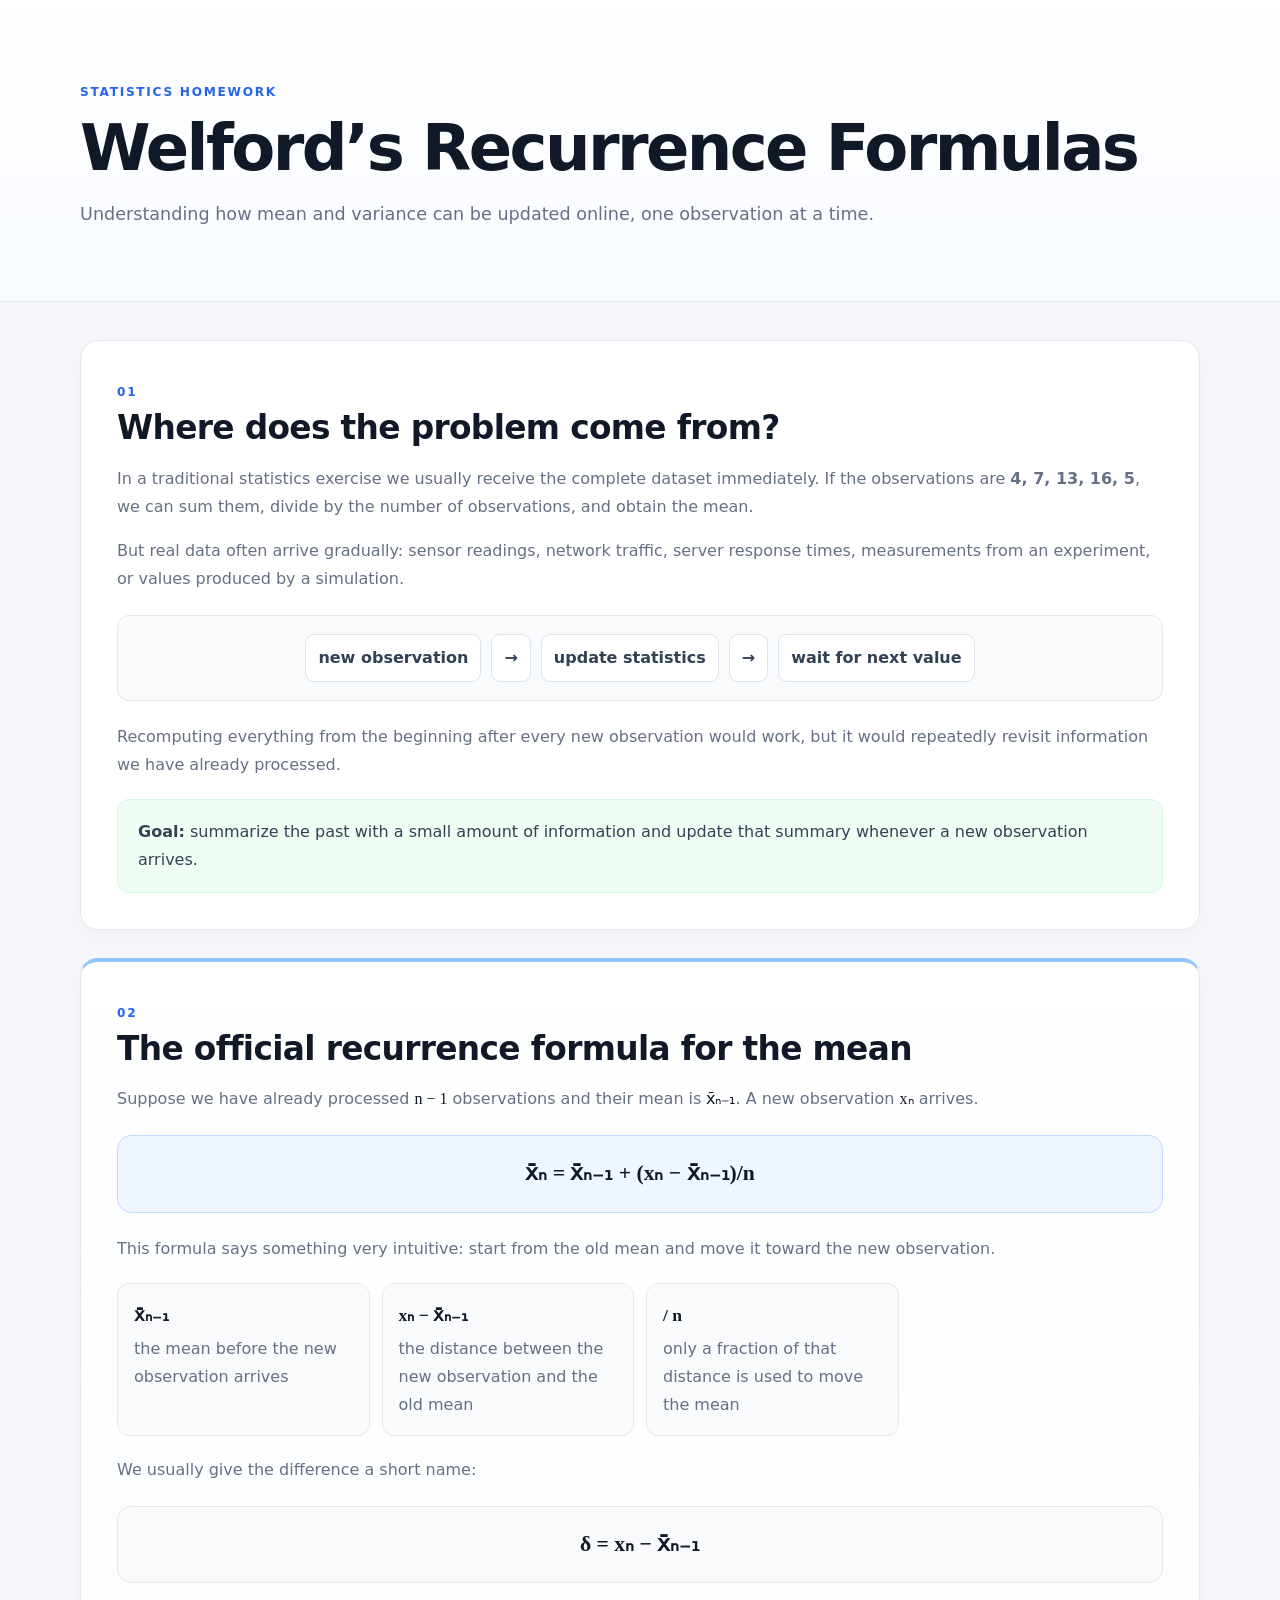
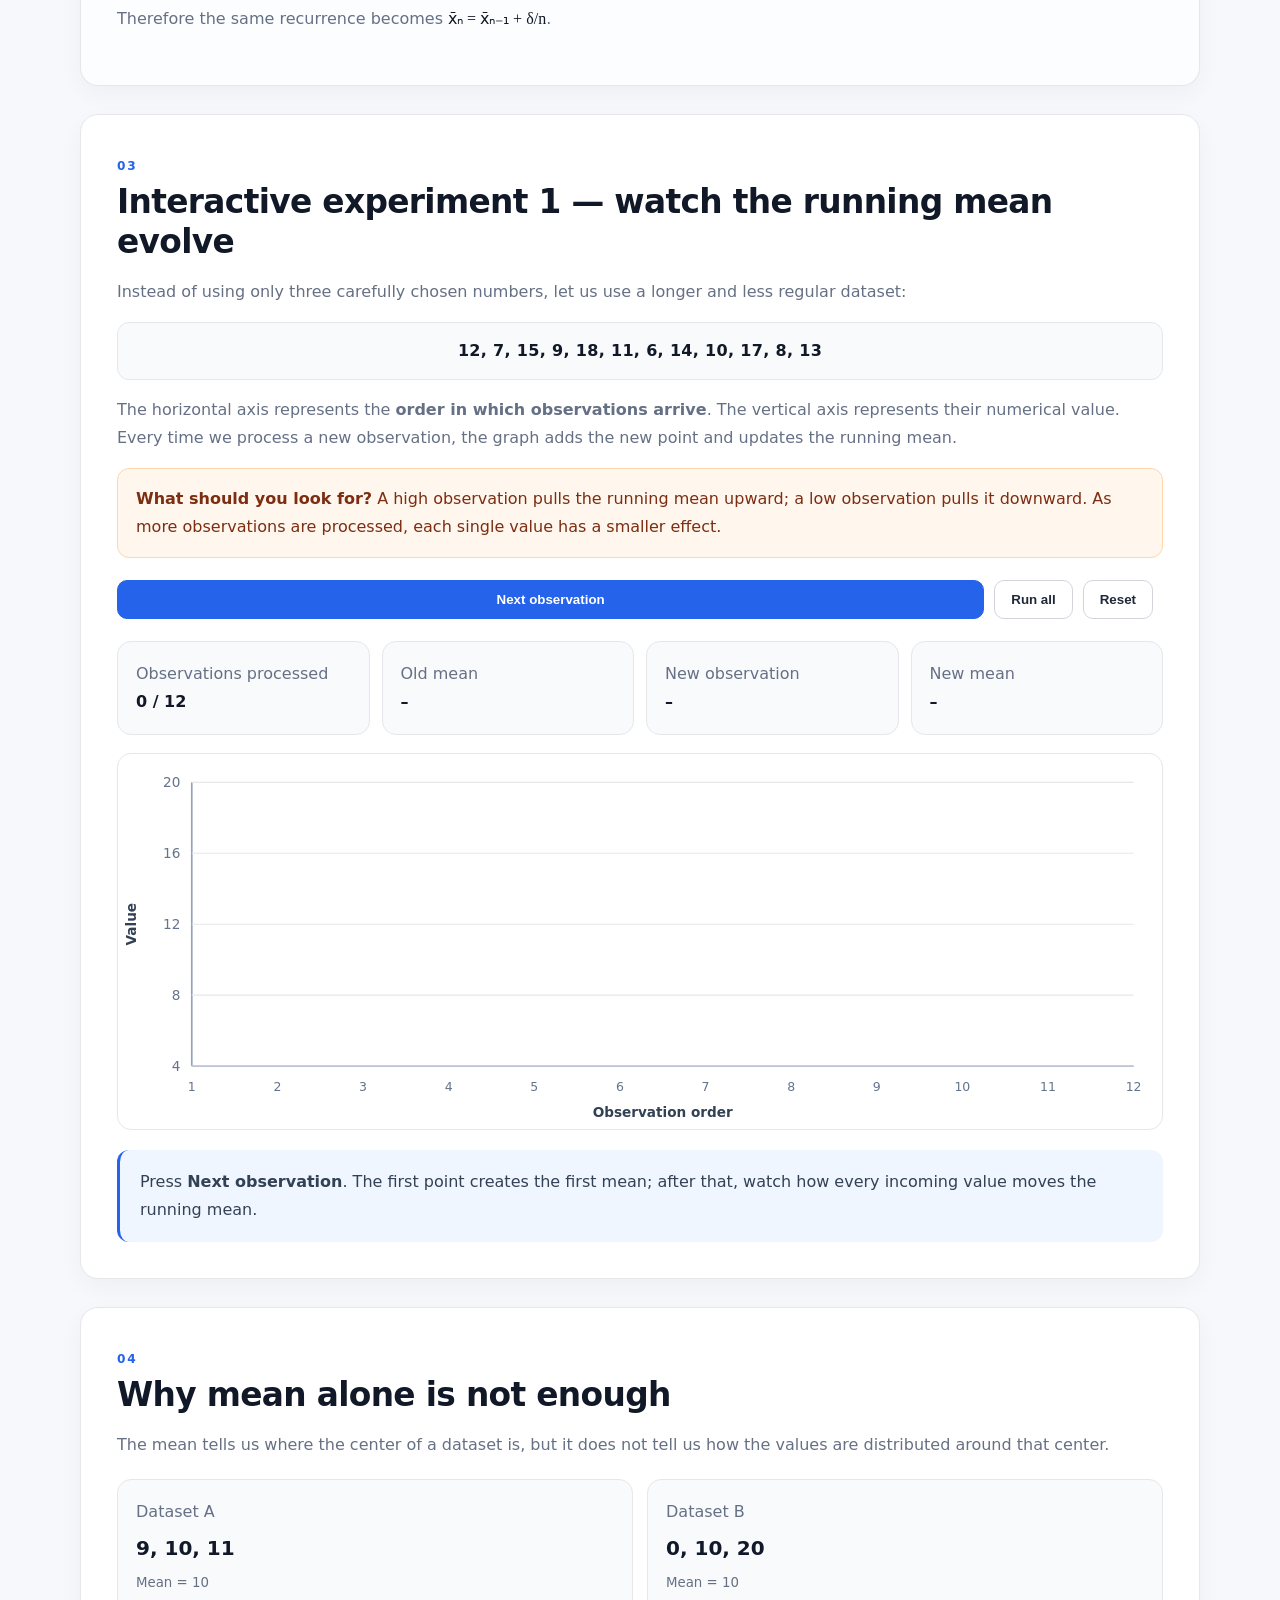
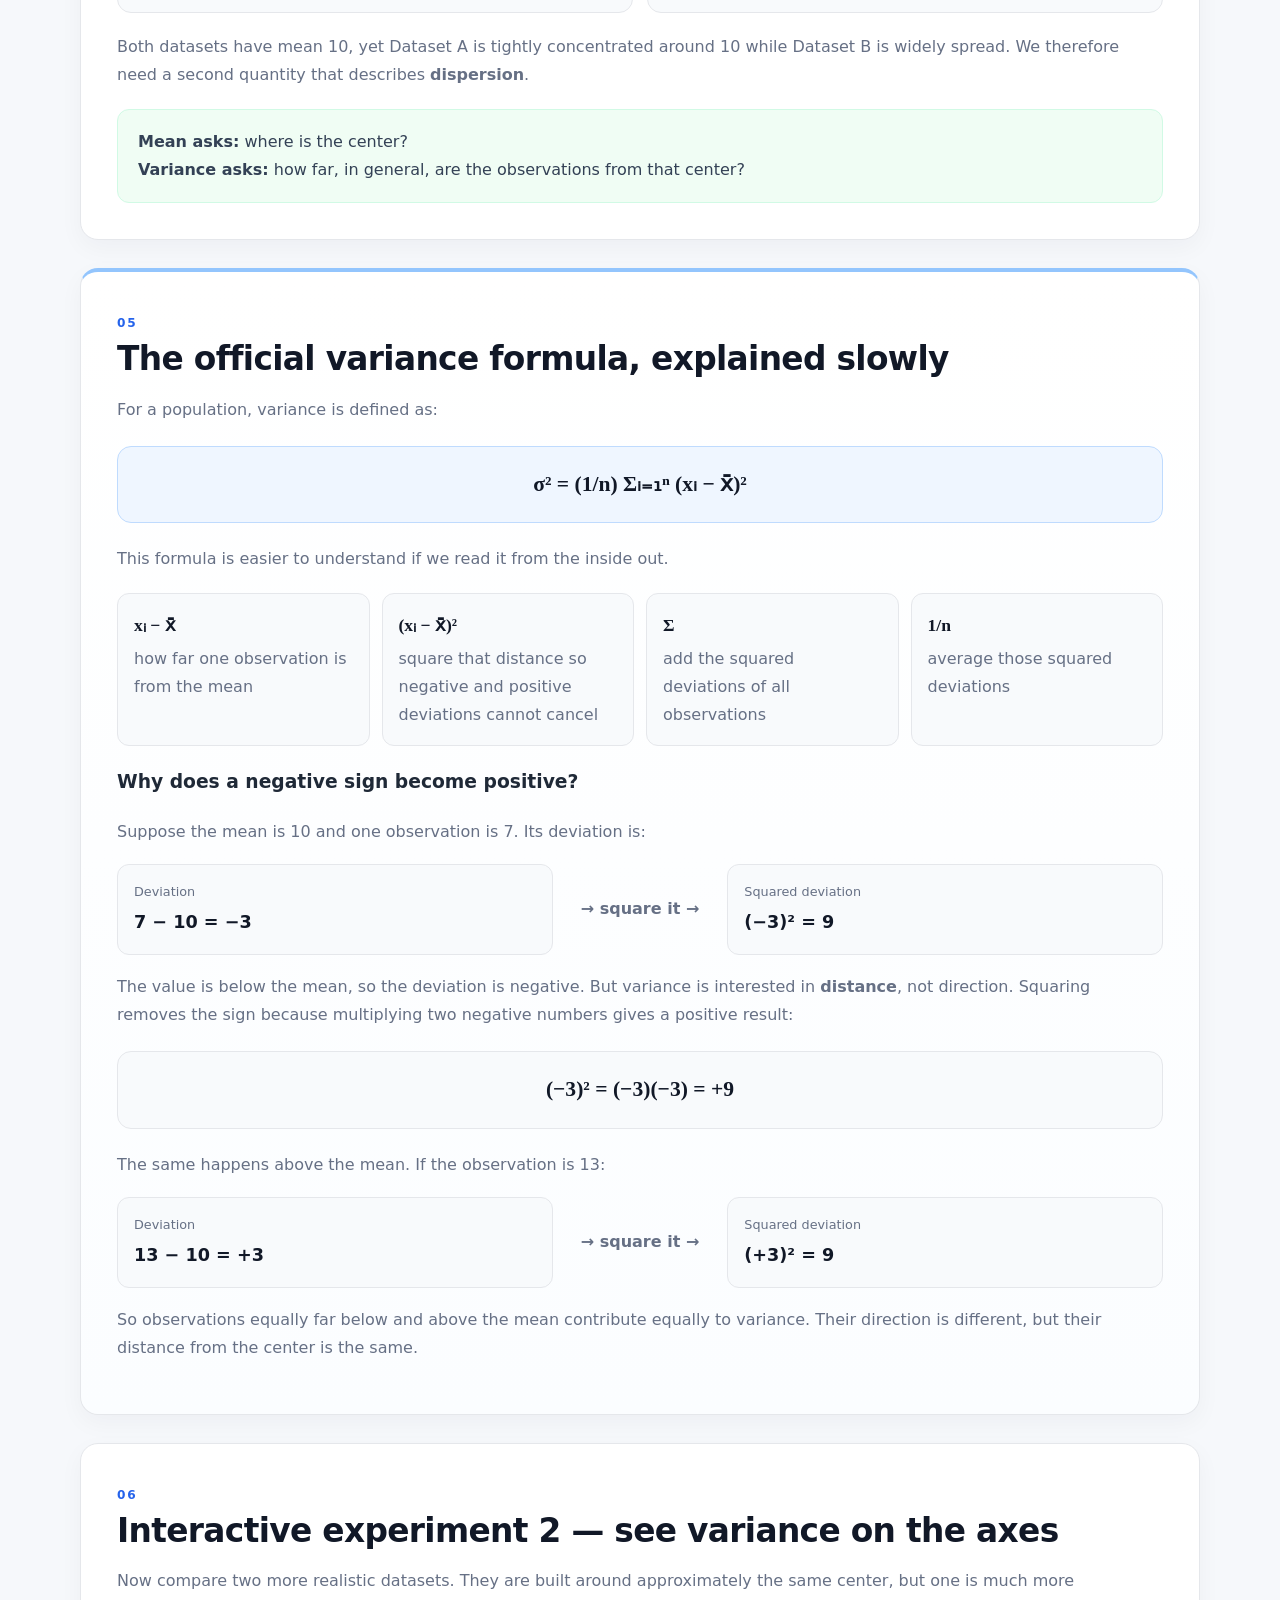
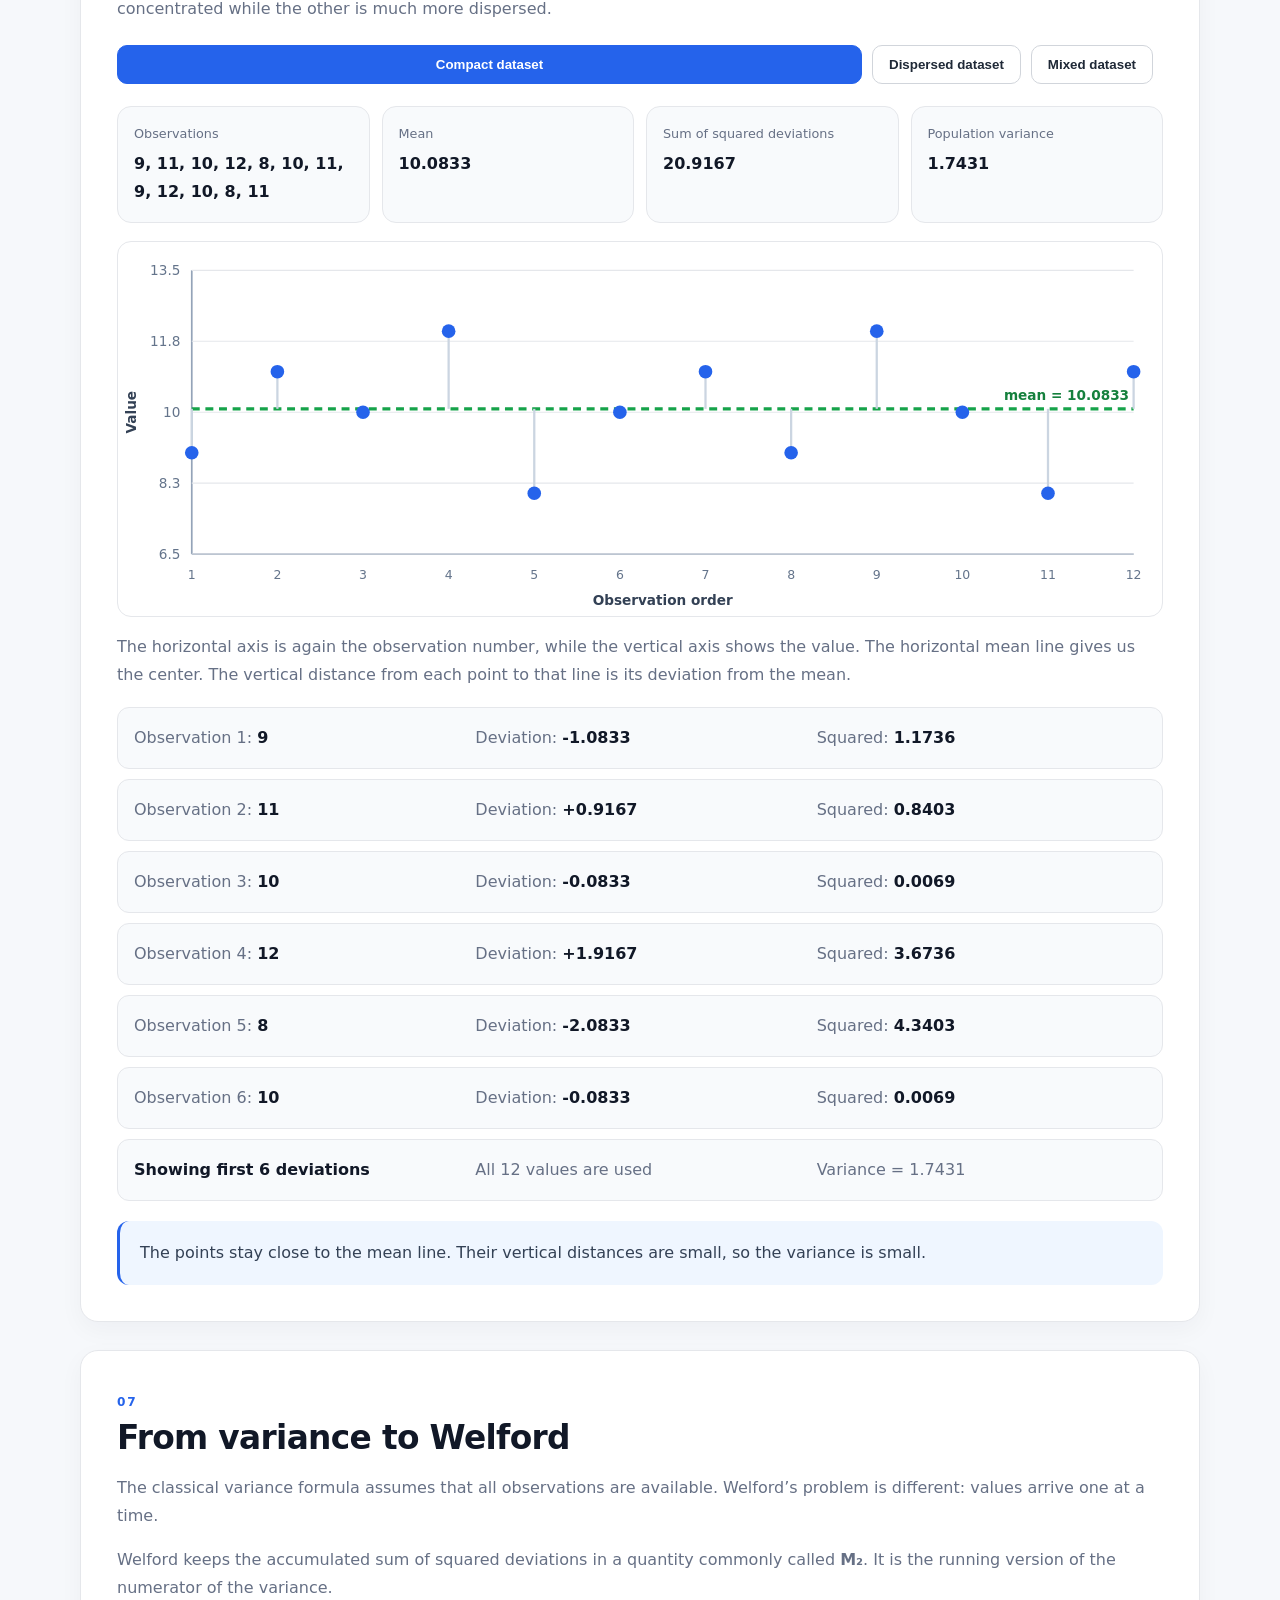
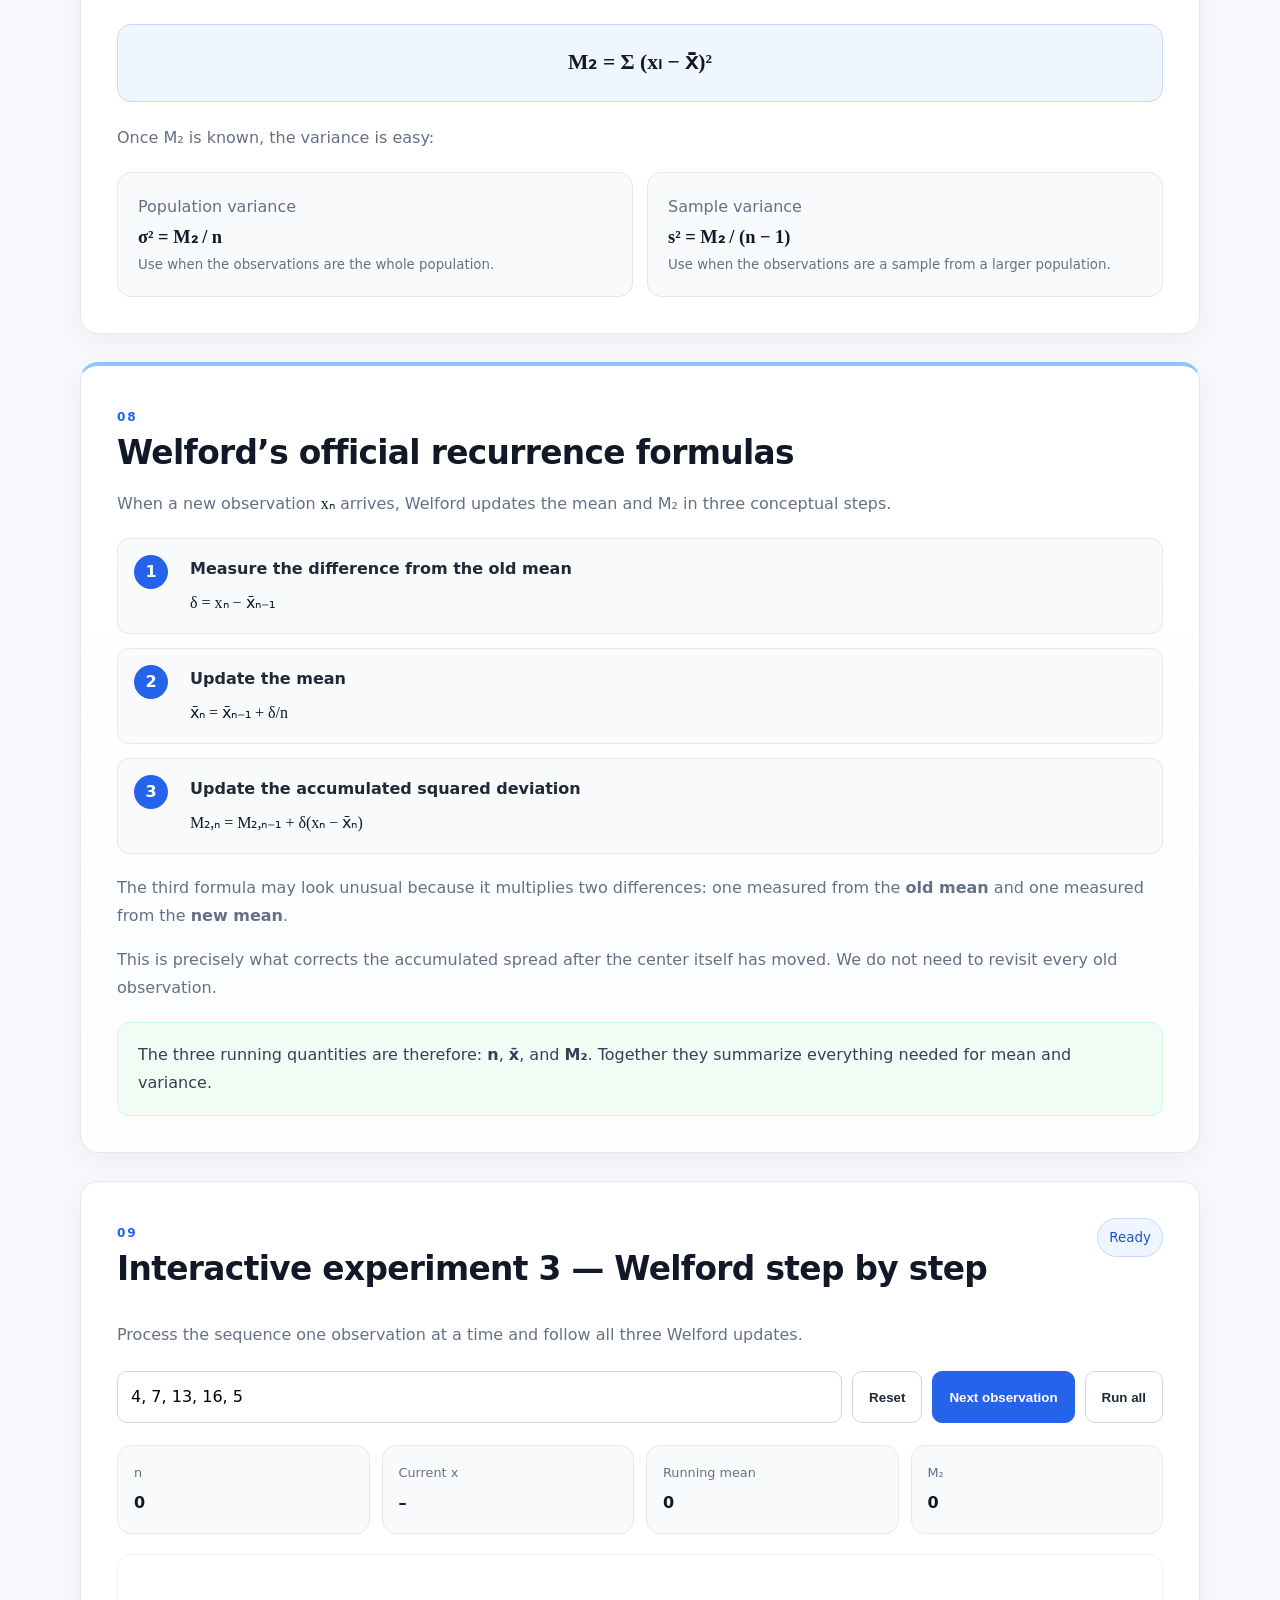
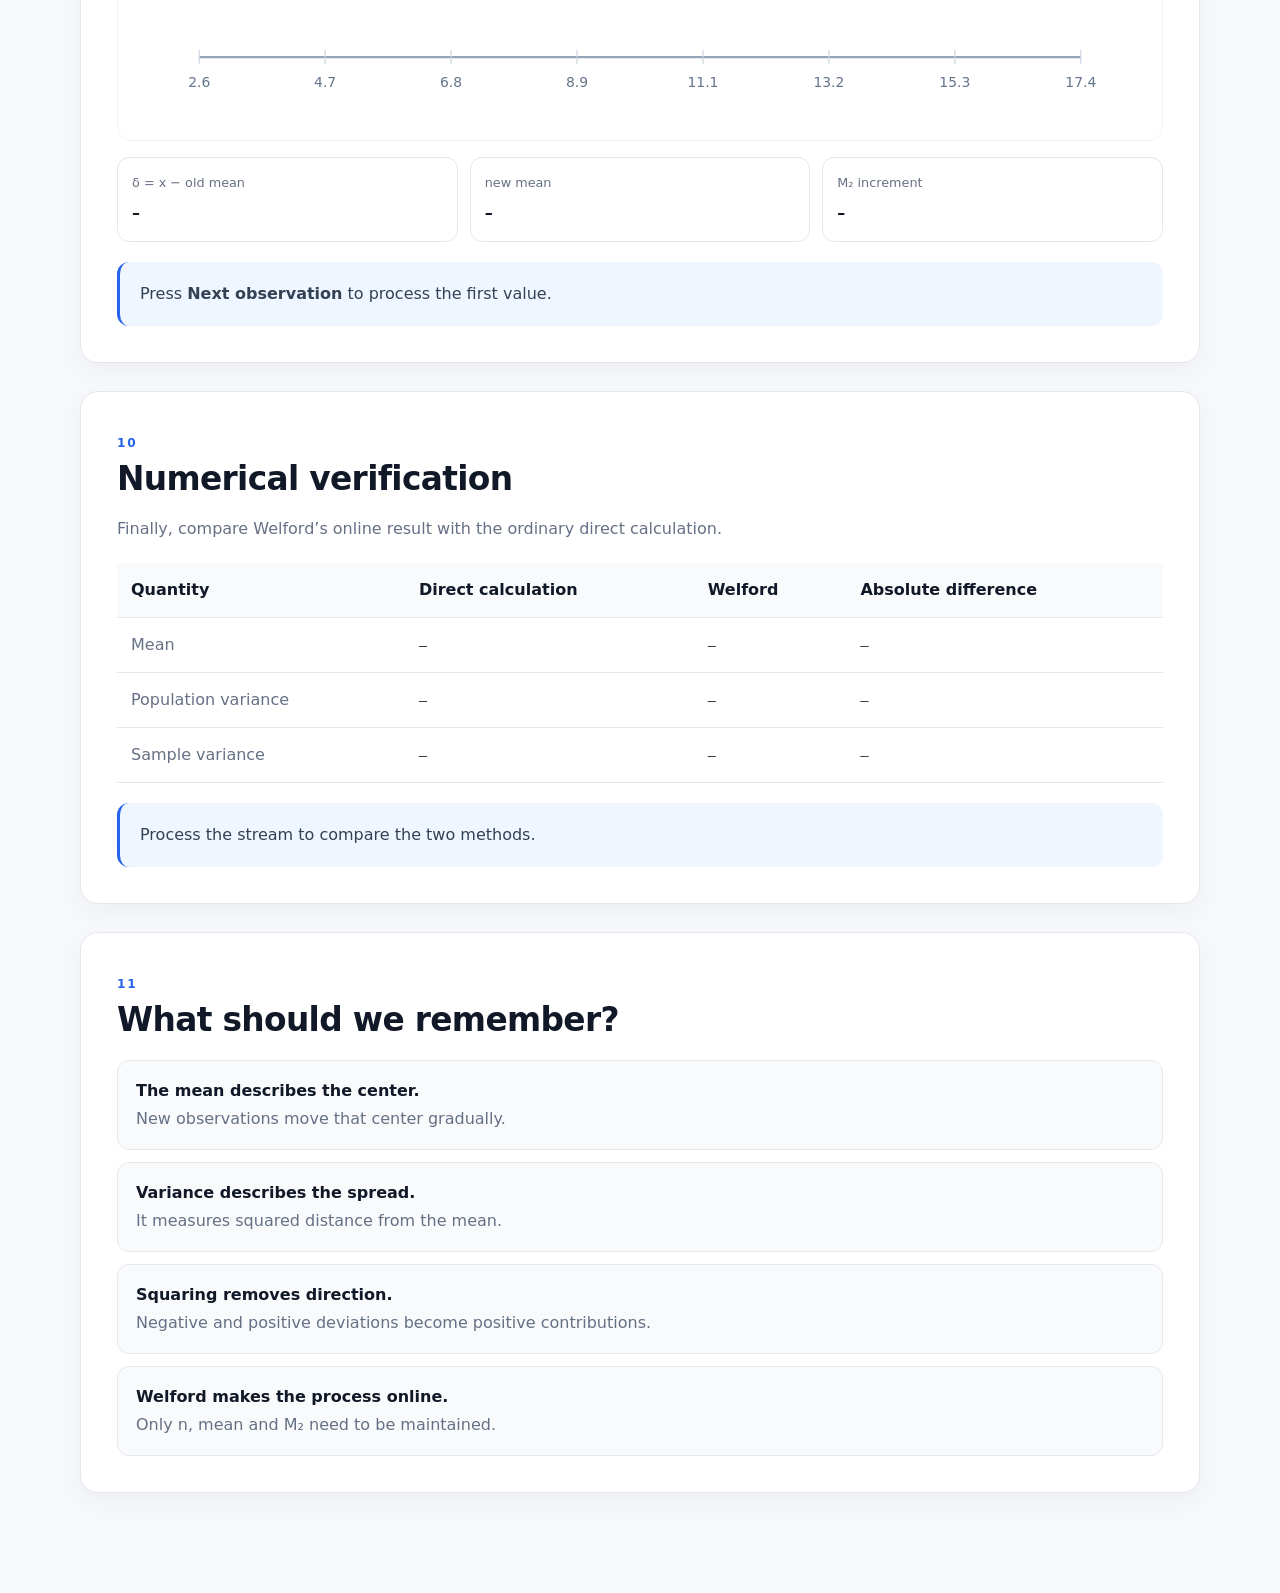
<file: homework-5.1/index.html>
<!DOCTYPE html>
<html lang="en">
<head>
  <meta charset="UTF-8" />
  <meta name="viewport" content="width=device-width, initial-scale=1.0" />
  <title>Homework - Welford's Recurrence Formulas</title>
  <link rel="stylesheet" href="style.css" />
</head>
<body>
<header class="hero">
  <div class="container">
    <p class="eyebrow">Statistics Homework</p>
    <h1>Welford’s Recurrence Formulas</h1>
    <p class="hero-copy">
      Understanding how mean and variance can be updated online, one observation at a time.
    </p>
  </div>
</header>

<main class="container">

<section class="card">
  <span class="section-number">01</span>
  <h2>Where does the problem come from?</h2>
  <p>
    In a traditional statistics exercise we usually receive the complete dataset immediately.
    If the observations are <strong>4, 7, 13, 16, 5</strong>, we can sum them,
    divide by the number of observations, and obtain the mean.
  </p>
  <p>
    But real data often arrive gradually: sensor readings, network traffic, server response times,
    measurements from an experiment, or values produced by a simulation.
  </p>
  <div class="flow-box">
    <span>new observation</span><span>→</span><span>update statistics</span><span>→</span><span>wait for next value</span>
  </div>
  <p>
    Recomputing everything from the beginning after every new observation would work,
    but it would repeatedly revisit information we have already processed.
  </p>
  <div class="narrative">
    <strong>Goal:</strong> summarize the past with a small amount of information
    and update that summary whenever a new observation arrives.
  </div>
</section>

<section class="card theory-section">
  <span class="section-number">02</span>
  <h2>The official recurrence formula for the mean</h2>
  <p>
    Suppose we have already processed <span class="math">n − 1</span> observations
    and their mean is <span class="math">x̄ₙ₋₁</span>.
    A new observation <span class="math">xₙ</span> arrives.
  </p>

  <div class="key-box">
    <p class="formula">x̄ₙ = x̄ₙ₋₁ + (xₙ − x̄ₙ₋₁)/n</p>
  </div>

  <p>
    This formula says something very intuitive:
    start from the old mean and move it toward the new observation.
  </p>

  <div class="formula-explainer">
    <div>
      <strong>x̄ₙ₋₁</strong>
      <span>the mean before the new observation arrives</span>
    </div>
    <div>
      <strong>xₙ − x̄ₙ₋₁</strong>
      <span>the distance between the new observation and the old mean</span>
    </div>
    <div>
      <strong>/ n</strong>
      <span>only a fraction of that distance is used to move the mean</span>
    </div>
  </div>

  <p>
    We usually give the difference a short name:
  </p>

  <div class="key-box subtle">
    <p class="formula">δ = xₙ − x̄ₙ₋₁</p>
  </div>

  <p>
    Therefore the same recurrence becomes
    <span class="math">x̄ₙ = x̄ₙ₋₁ + δ/n</span>.
  </p>
</section>

<section class="card">
  <span class="section-number">03</span>
  <h2>Interactive experiment 1 — watch the running mean evolve</h2>

  <p>
    Instead of using only three carefully chosen numbers, let us use a longer and less regular dataset:
  </p>

  <p class="dataset-sequence">
    12, 7, 15, 9, 18, 11, 6, 14, 10, 17, 8, 13
  </p>

  <p>
    The horizontal axis represents the <strong>order in which observations arrive</strong>.
    The vertical axis represents their numerical value.
    Every time we process a new observation, the graph adds the new point and updates the running mean.
  </p>

  <div class="experiment-question">
    <strong>What should you look for?</strong>
    A high observation pulls the running mean upward; a low observation pulls it downward.
    As more observations are processed, each single value has a smaller effect.
  </div>

  <div class="stream-controls">
    <button id="meanNextBtn" class="primary">Next observation</button>
    <button id="meanRunBtn">Run all</button>
    <button id="meanResetBtn">Reset</button>
  </div>

  <div class="mean-demo-grid">
    <div><span>Observations processed</span><strong id="meanSeen">0 / 12</strong></div>
    <div><span>Old mean</span><strong id="meanOld">–</strong></div>
    <div><span>New observation</span><strong id="meanIncoming">–</strong></div>
    <div><span>New mean</span><strong id="meanNew">–</strong></div>
  </div>

  <div class="axis-chart-card">
    <svg id="meanExperimentLine" viewBox="0 0 920 330" role="img" aria-label="Observations and running mean"></svg>
  </div>

  <div id="meanExperimentText" class="insight">
    Press <strong>Next observation</strong>. The first point creates the first mean; after that,
    watch how every incoming value moves the running mean.
  </div>
</section>

<section class="card">
  <span class="section-number">04</span>
  <h2>Why mean alone is not enough</h2>
  <p>
    The mean tells us where the center of a dataset is, but it does not tell us how the values
    are distributed around that center.
  </p>

  <div class="dataset-comparison">
    <div>
      <span>Dataset A</span>
      <strong>9, 10, 11</strong>
      <small>Mean = 10</small>
    </div>
    <div>
      <span>Dataset B</span>
      <strong>0, 10, 20</strong>
      <small>Mean = 10</small>
    </div>
  </div>

  <p>
    Both datasets have mean 10, yet Dataset A is tightly concentrated around 10 while Dataset B is widely spread.
    We therefore need a second quantity that describes <strong>dispersion</strong>.
  </p>

  <div class="narrative">
    <strong>Mean asks:</strong> where is the center?<br>
    <strong>Variance asks:</strong> how far, in general, are the observations from that center?
  </div>
</section>

<section class="card theory-section">
  <span class="section-number">05</span>
  <h2>The official variance formula, explained slowly</h2>

  <p>
    For a population, variance is defined as:
  </p>

  <div class="key-box">
    <p class="formula">σ² = (1/n) Σᵢ₌₁ⁿ (xᵢ − x̄)²</p>
  </div>

  <p>
    This formula is easier to understand if we read it from the inside out.
  </p>

  <div class="formula-explainer">
    <div>
      <strong>xᵢ − x̄</strong>
      <span>how far one observation is from the mean</span>
    </div>
    <div>
      <strong>(xᵢ − x̄)²</strong>
      <span>square that distance so negative and positive deviations cannot cancel</span>
    </div>
    <div>
      <strong>Σ</strong>
      <span>add the squared deviations of all observations</span>
    </div>
    <div>
      <strong>1/n</strong>
      <span>average those squared deviations</span>
    </div>
  </div>

  <h3>Why does a negative sign become positive?</h3>
  <p>
    Suppose the mean is 10 and one observation is 7.
    Its deviation is:
  </p>

  <div class="sign-demo">
    <div><span>Deviation</span><strong>7 − 10 = −3</strong></div>
    <div class="arrow">→ square it →</div>
    <div><span>Squared deviation</span><strong>(−3)² = 9</strong></div>
  </div>

  <p>
    The value is below the mean, so the deviation is negative.
    But variance is interested in <strong>distance</strong>, not direction.
    Squaring removes the sign because multiplying two negative numbers gives a positive result:
  </p>

  <div class="key-box subtle">
    <p class="formula">(−3)² = (−3)(−3) = +9</p>
  </div>

  <p>
    The same happens above the mean. If the observation is 13:
  </p>

  <div class="sign-demo">
    <div><span>Deviation</span><strong>13 − 10 = +3</strong></div>
    <div class="arrow">→ square it →</div>
    <div><span>Squared deviation</span><strong>(+3)² = 9</strong></div>
  </div>

  <p>
    So observations equally far below and above the mean contribute equally to variance.
    Their direction is different, but their distance from the center is the same.
  </p>
</section>

<section class="card">
  <span class="section-number">06</span>
  <h2>Interactive experiment 2 — see variance on the axes</h2>

  <p>
    Now compare two more realistic datasets. They are built around approximately the same center,
    but one is much more concentrated while the other is much more dispersed.
  </p>

  <div class="stream-controls">
    <button id="varianceTight" class="primary">Compact dataset</button>
    <button id="varianceWide">Dispersed dataset</button>
    <button id="varianceMixed">Mixed dataset</button>
  </div>

  <div class="stat-grid four">
    <div><span>Observations</span><strong id="varDataset">–</strong></div>
    <div><span>Mean</span><strong id="varMean">–</strong></div>
    <div><span>Sum of squared deviations</span><strong id="varSS">–</strong></div>
    <div><span>Population variance</span><strong id="varValue">–</strong></div>
  </div>

  <div class="axis-chart-card">
    <svg id="varianceAxisChart" viewBox="0 0 920 330" role="img" aria-label="Dataset values around their mean"></svg>
  </div>

  <p>
    The horizontal axis is again the observation number, while the vertical axis shows the value.
    The horizontal mean line gives us the center. The vertical distance from each point to that line
    is its deviation from the mean.
  </p>

  <div class="variance-observation-list" id="varianceObservationList"></div>

  <div class="insight" id="varianceInsight">
    Select a dataset to compare its points with the mean.
  </div>
</section>

<section class="card">
  <span class="section-number">07</span>
  <h2>From variance to Welford</h2>

  <p>
    The classical variance formula assumes that all observations are available.
    Welford’s problem is different: values arrive one at a time.
  </p>

  <p>
    Welford keeps the accumulated sum of squared deviations in a quantity commonly called
    <strong>M₂</strong>. It is the running version of the numerator of the variance.
  </p>

  <div class="key-box">
    <p class="formula">M₂ = Σ (xᵢ − x̄)²</p>
  </div>

  <p>
    Once M₂ is known, the variance is easy:
  </p>

  <div class="variance-cards">
    <div>
      <span>Population variance</span>
      <strong>σ² = M₂ / n</strong>
      <small>Use when the observations are the whole population.</small>
    </div>
    <div>
      <span>Sample variance</span>
      <strong>s² = M₂ / (n − 1)</strong>
      <small>Use when the observations are a sample from a larger population.</small>
    </div>
  </div>
</section>

<section class="card theory-section">
  <span class="section-number">08</span>
  <h2>Welford’s official recurrence formulas</h2>

  <p>
    When a new observation <span class="math">xₙ</span> arrives,
    Welford updates the mean and M₂ in three conceptual steps.
  </p>

  <div class="welford-steps">
    <div>
      <span class="step">1</span>
      <div>
        <strong>Measure the difference from the old mean</strong>
        <p class="formula">δ = xₙ − x̄ₙ₋₁</p>
      </div>
    </div>

    <div>
      <span class="step">2</span>
      <div>
        <strong>Update the mean</strong>
        <p class="formula">x̄ₙ = x̄ₙ₋₁ + δ/n</p>
      </div>
    </div>

    <div>
      <span class="step">3</span>
      <div>
        <strong>Update the accumulated squared deviation</strong>
        <p class="formula">M₂,ₙ = M₂,ₙ₋₁ + δ(xₙ − x̄ₙ)</p>
      </div>
    </div>
  </div>

  <p>
    The third formula may look unusual because it multiplies two differences:
    one measured from the <strong>old mean</strong> and one measured from the
    <strong>new mean</strong>.
  </p>

  <p>
    This is precisely what corrects the accumulated spread after the center itself has moved.
    We do not need to revisit every old observation.
  </p>

  <div class="narrative">
    The three running quantities are therefore:
    <strong>n</strong>, <strong>x̄</strong>, and <strong>M₂</strong>.
    Together they summarize everything needed for mean and variance.
  </div>
</section>

<section class="card">
  <div class="section-heading">
    <div>
      <span class="section-number">09</span>
      <h2>Interactive experiment 3 — Welford step by step</h2>
    </div>
    <span id="streamBadge" class="badge">Ready</span>
  </div>

  <p>
    Process the sequence one observation at a time and follow all three Welford updates.
  </p>

  <div class="stream-controls">
    <input id="dataInput" type="text" value="4, 7, 13, 16, 5" aria-label="Dataset"/>
    <button id="resetBtn">Reset</button>
    <button id="nextBtn" class="primary">Next observation</button>
    <button id="runAllBtn">Run all</button>
  </div>

  <div class="stat-grid four">
    <div><span>n</span><strong id="nValue">0</strong></div>
    <div><span>Current x</span><strong id="xValue">–</strong></div>
    <div><span>Running mean</span><strong id="meanValue">0</strong></div>
    <div><span>M₂</span><strong id="m2Value">0</strong></div>
  </div>

  <div class="number-line-card">
    <svg id="numberLine" viewBox="0 0 900 160"></svg>
  </div>

  <div class="calculation-panel">
    <div><span>δ = x − old mean</span><strong id="deltaValue">–</strong></div>
    <div><span>new mean</span><strong id="meanUpdateValue">–</strong></div>
    <div><span>M₂ increment</span><strong id="m2IncrementValue">–</strong></div>
  </div>

  <div class="insight" id="streamInsight">
    Press <strong>Next observation</strong> to process the first value.
  </div>
</section>

<section class="card">
  <span class="section-number">10</span>
  <h2>Numerical verification</h2>
  <p>
    Finally, compare Welford’s online result with the ordinary direct calculation.
  </p>

  <div class="analysis-table-wrap">
    <table class="analysis-table">
      <thead>
        <tr>
          <th>Quantity</th>
          <th>Direct calculation</th>
          <th>Welford</th>
          <th>Absolute difference</th>
        </tr>
      </thead>
      <tbody>
        <tr><td>Mean</td><td id="directMean">–</td><td id="welfordMean">–</td><td id="meanDiff">–</td></tr>
        <tr><td>Population variance</td><td id="directPopVar">–</td><td id="welfordPopVar">–</td><td id="popVarDiff">–</td></tr>
        <tr><td>Sample variance</td><td id="directSampleVar">–</td><td id="welfordSampleVar">–</td><td id="sampleVarDiff">–</td></tr>
      </tbody>
    </table>
  </div>
  <div class="insight" id="verificationInsight">Process the stream to compare the two methods.</div>
</section>

<section class="card conclusion">
  <span class="section-number">11</span>
  <h2>What should we remember?</h2>
  <div class="summary-list">
    <div><strong>The mean describes the center.</strong><span>New observations move that center gradually.</span></div>
    <div><strong>Variance describes the spread.</strong><span>It measures squared distance from the mean.</span></div>
    <div><strong>Squaring removes direction.</strong><span>Negative and positive deviations become positive contributions.</span></div>
    <div><strong>Welford makes the process online.</strong><span>Only n, mean and M₂ need to be maintained.</span></div>
  </div>
</section>

</main>
<script src="app.js"></script>
</body>
</html>
</file>
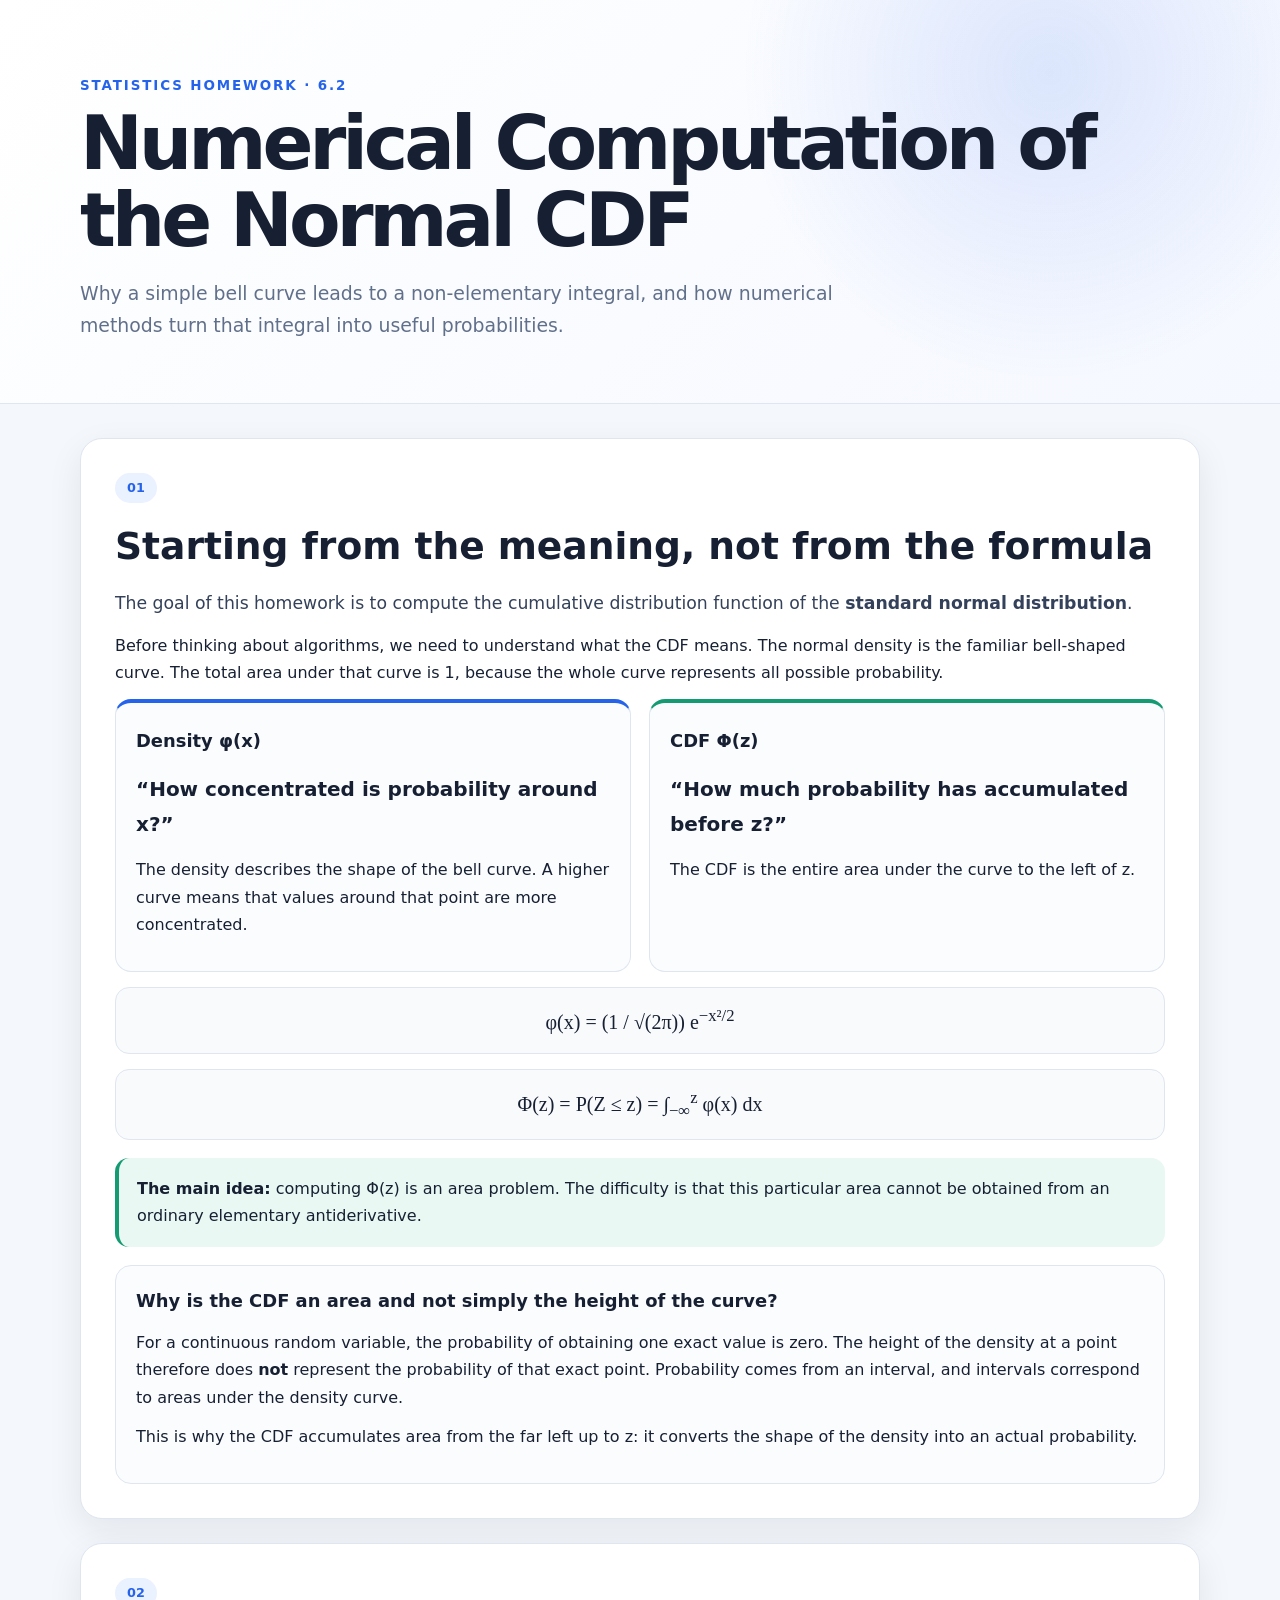
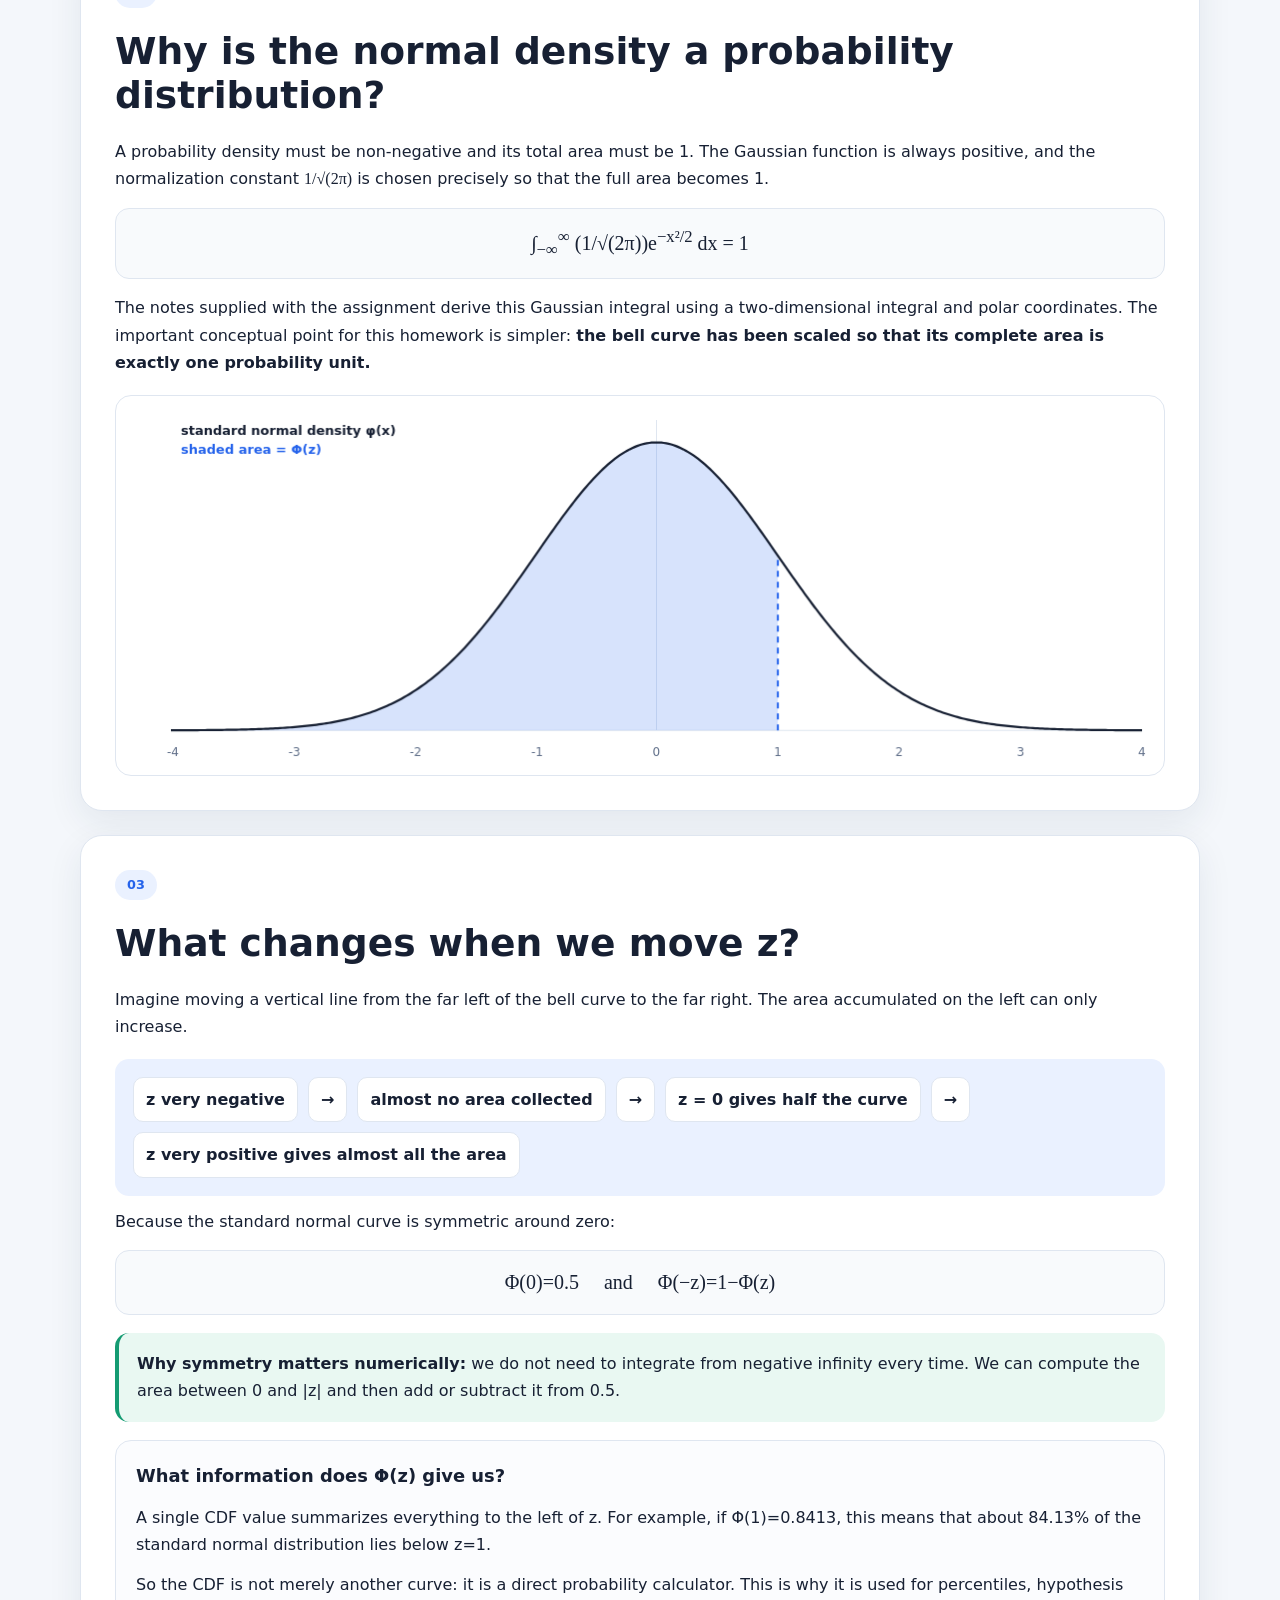
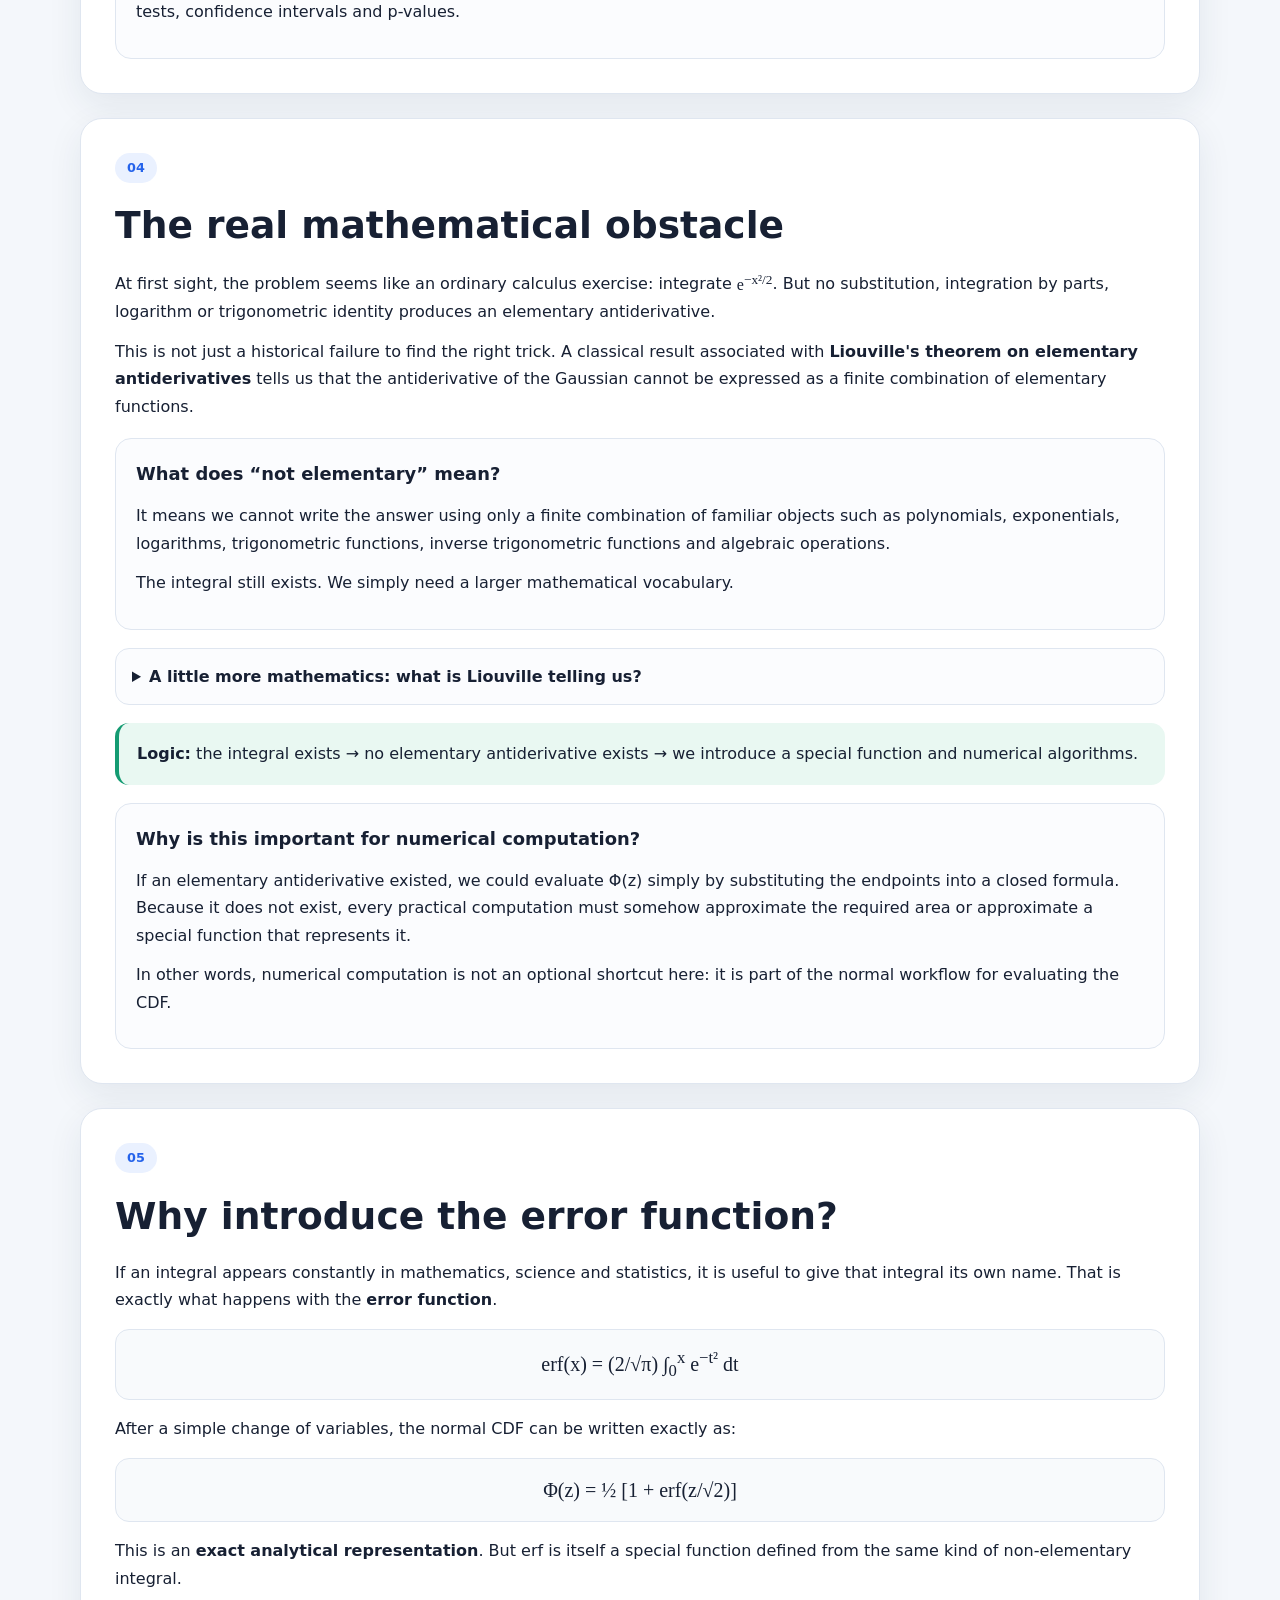
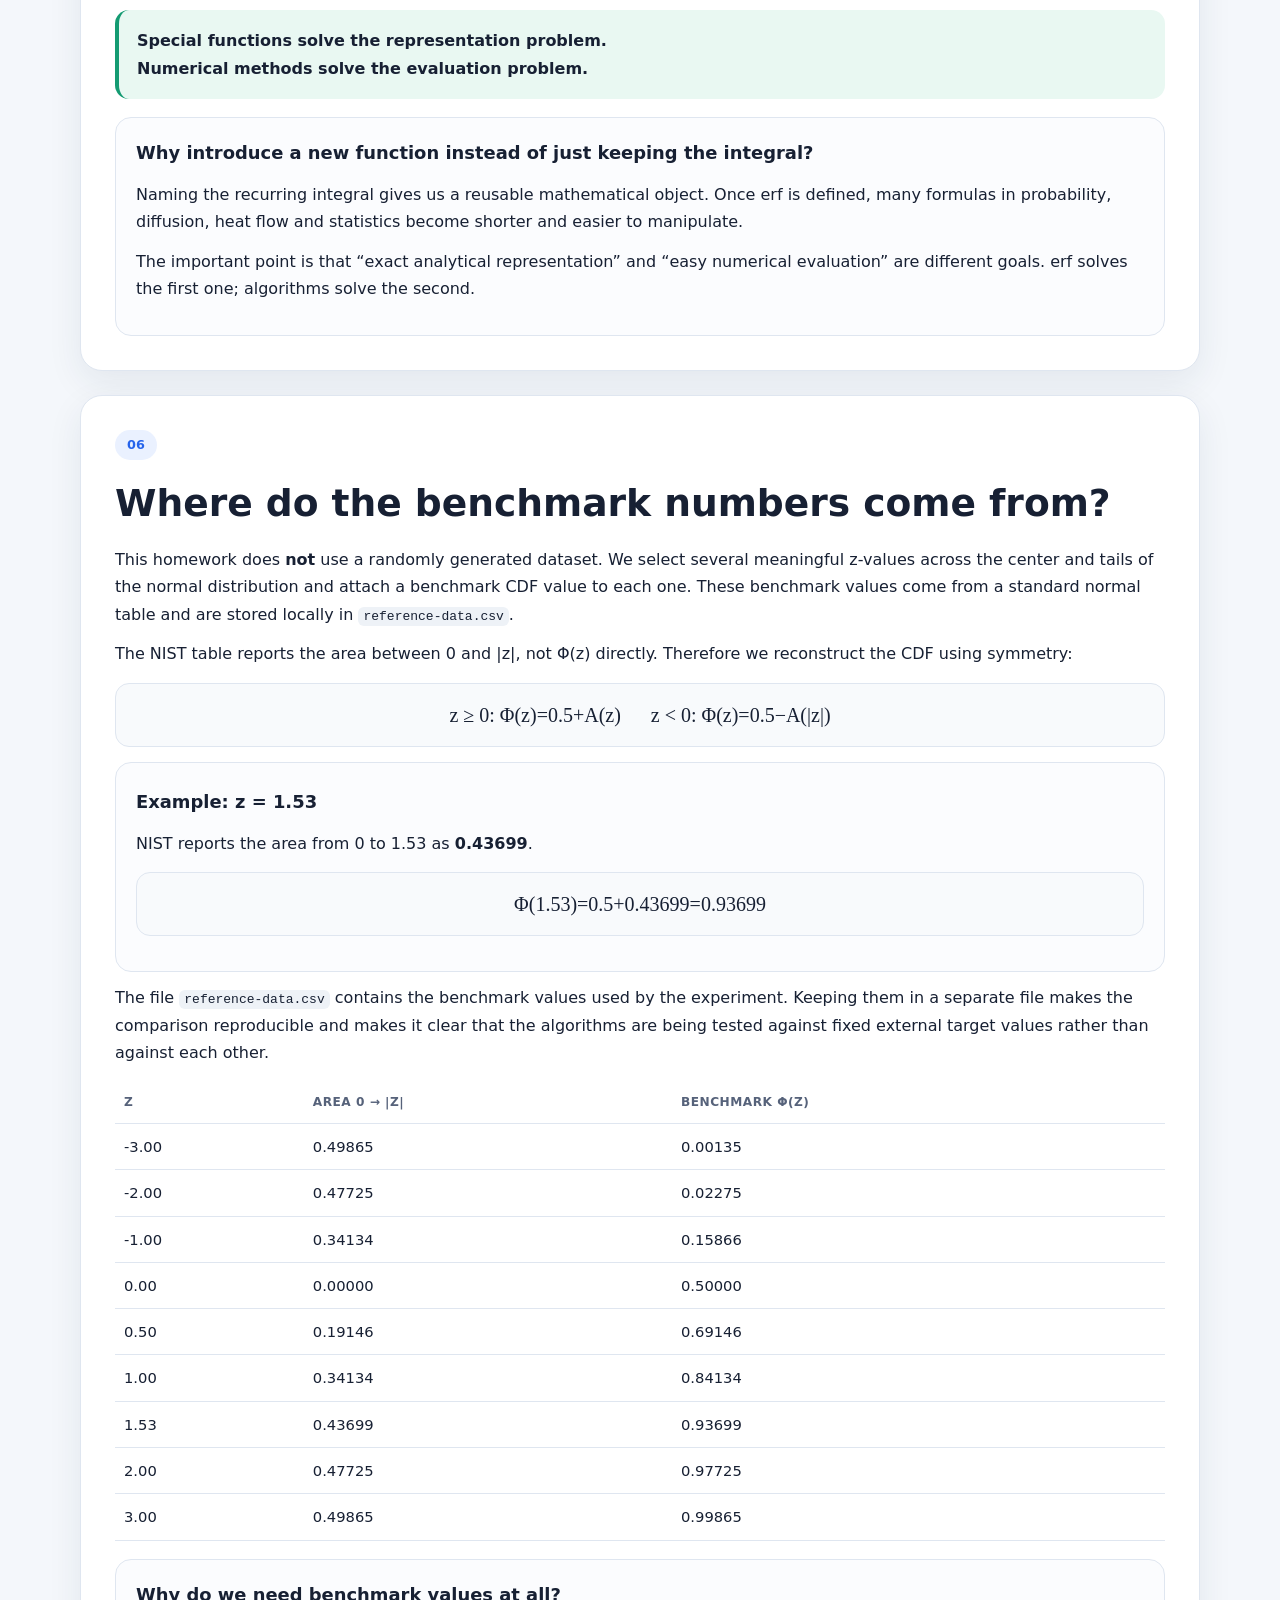
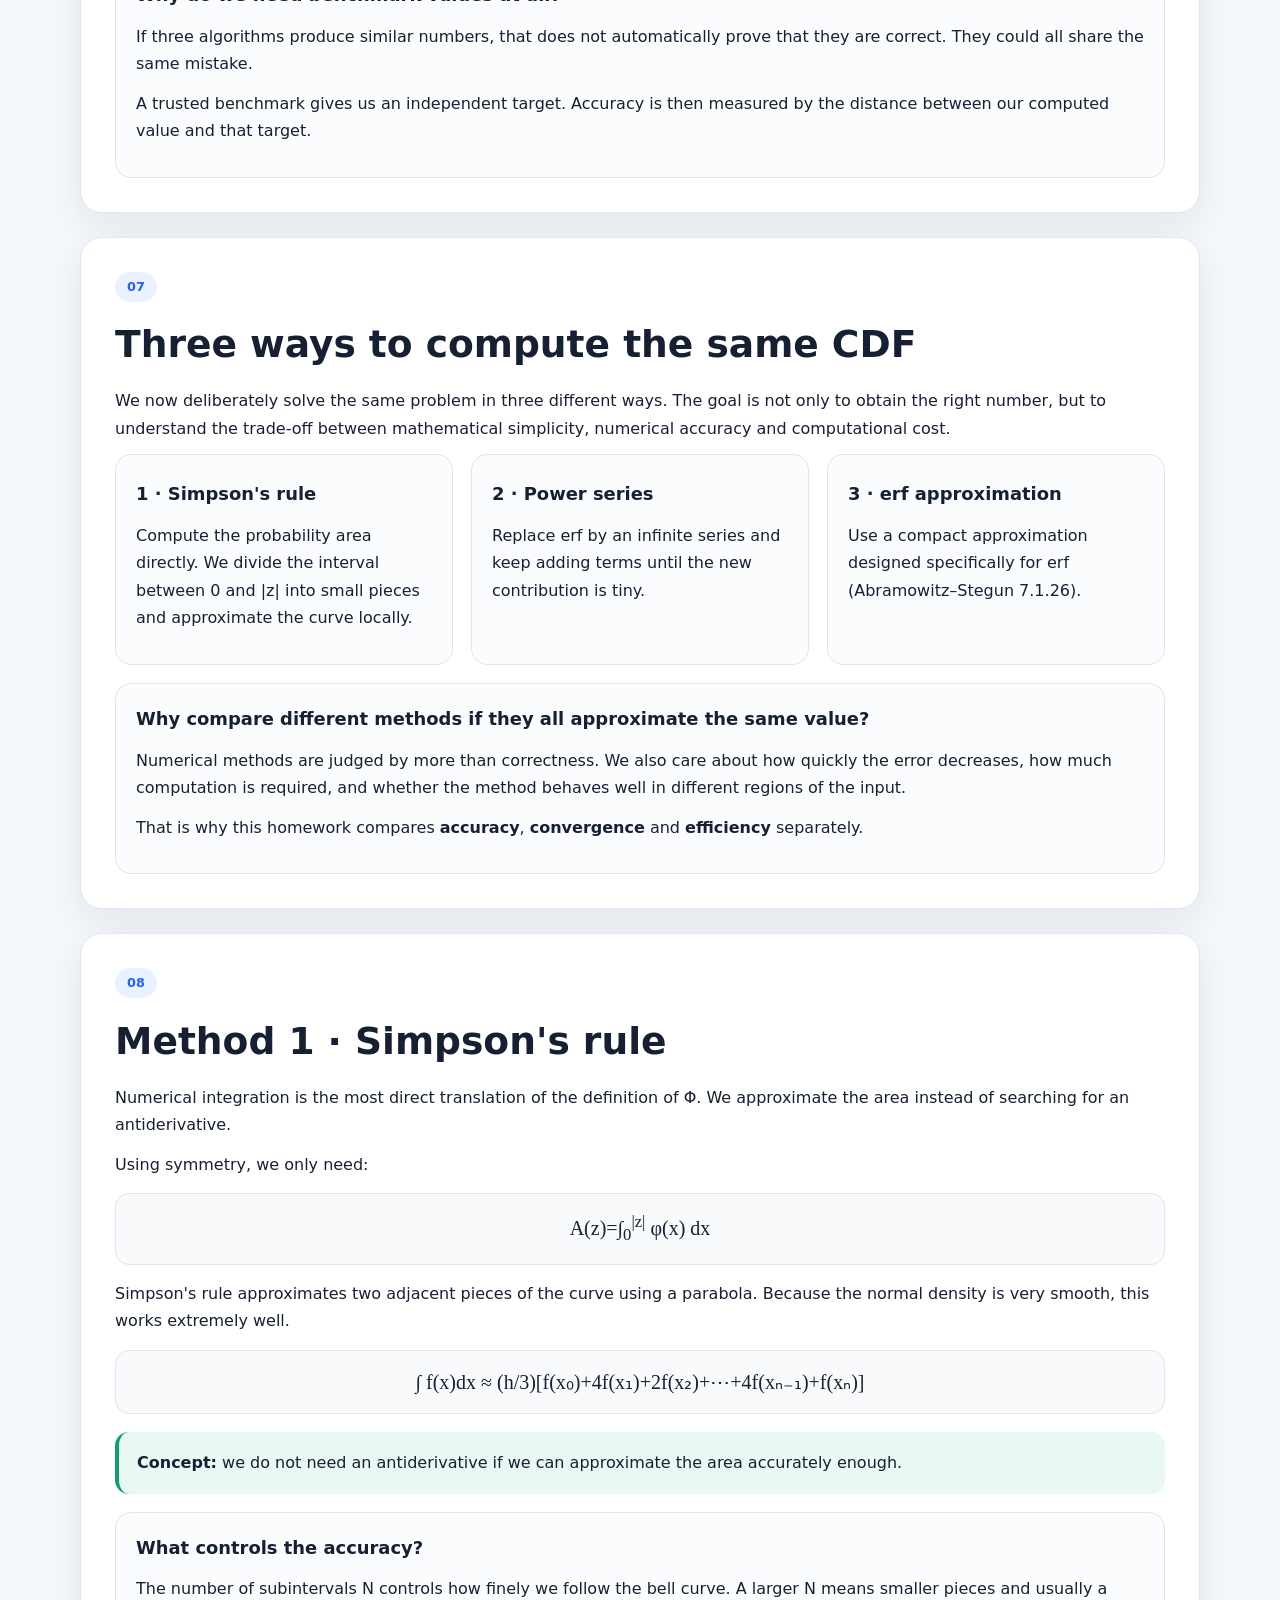
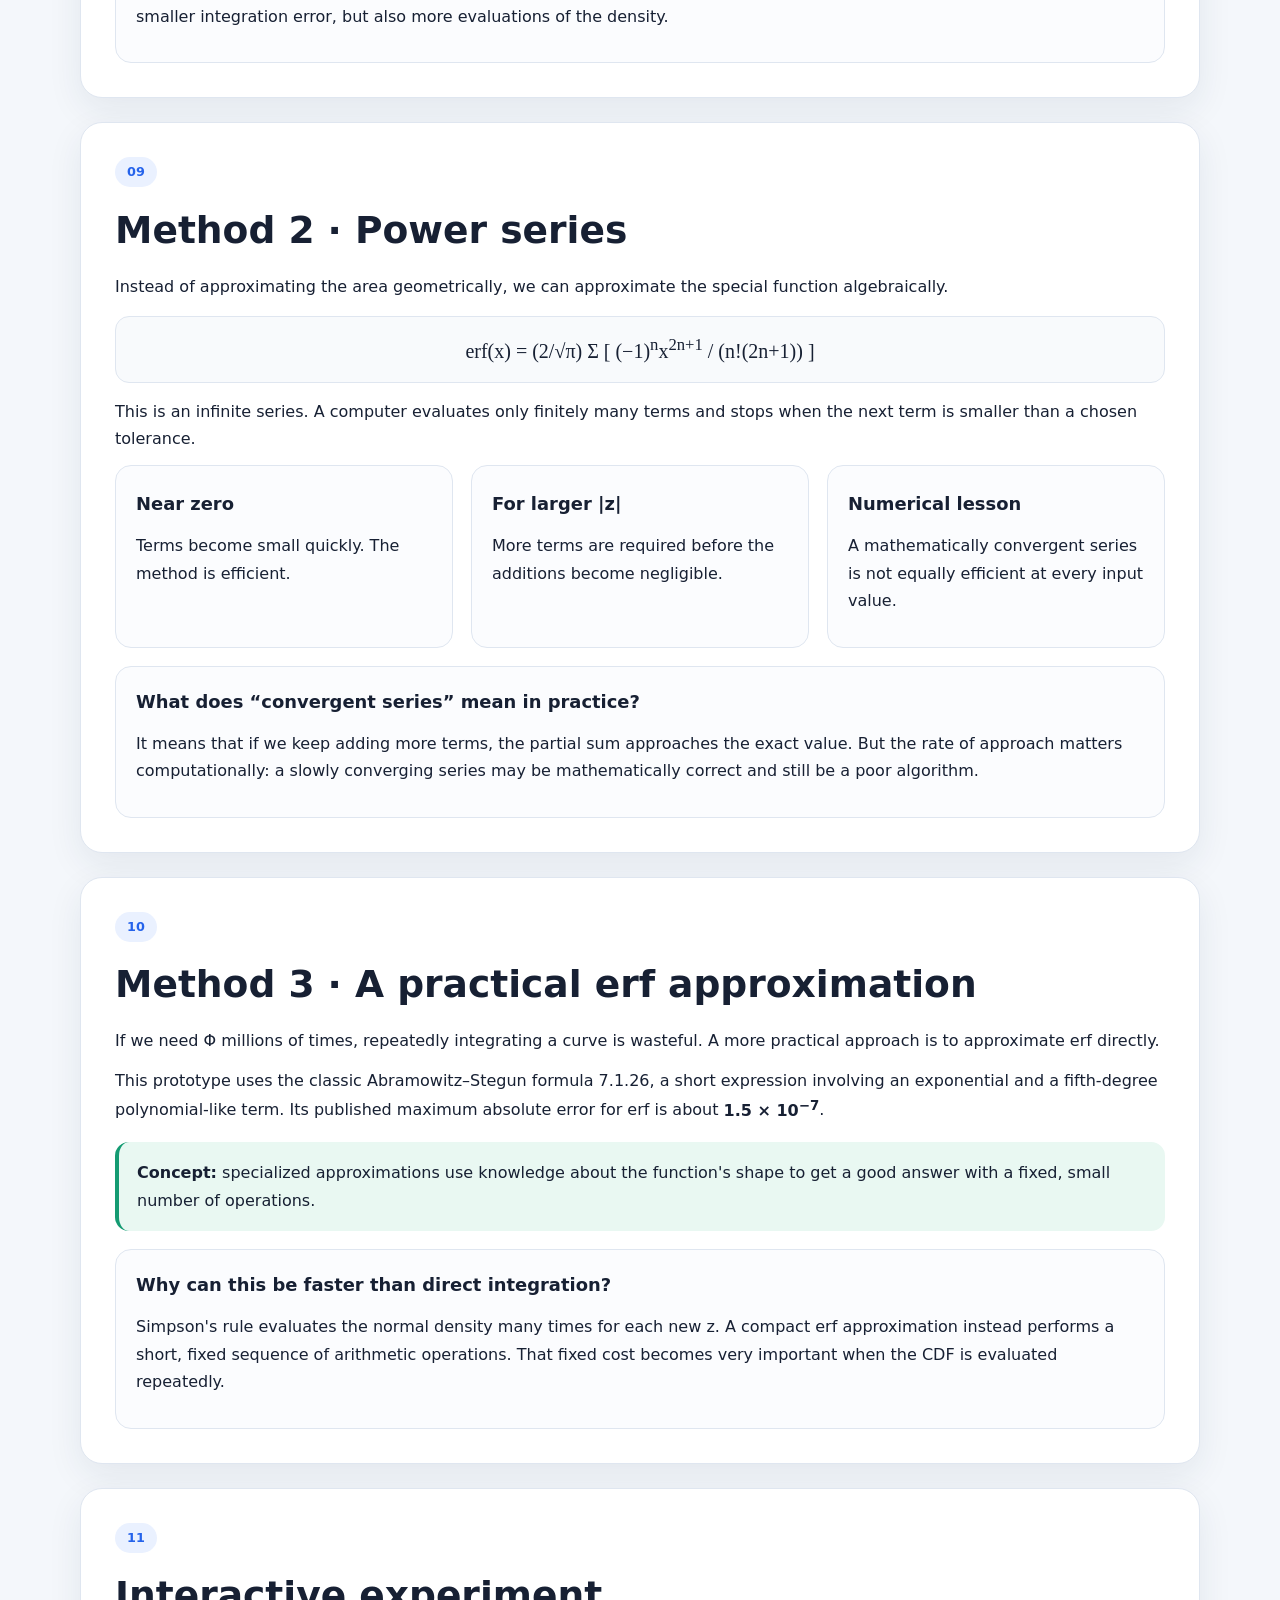
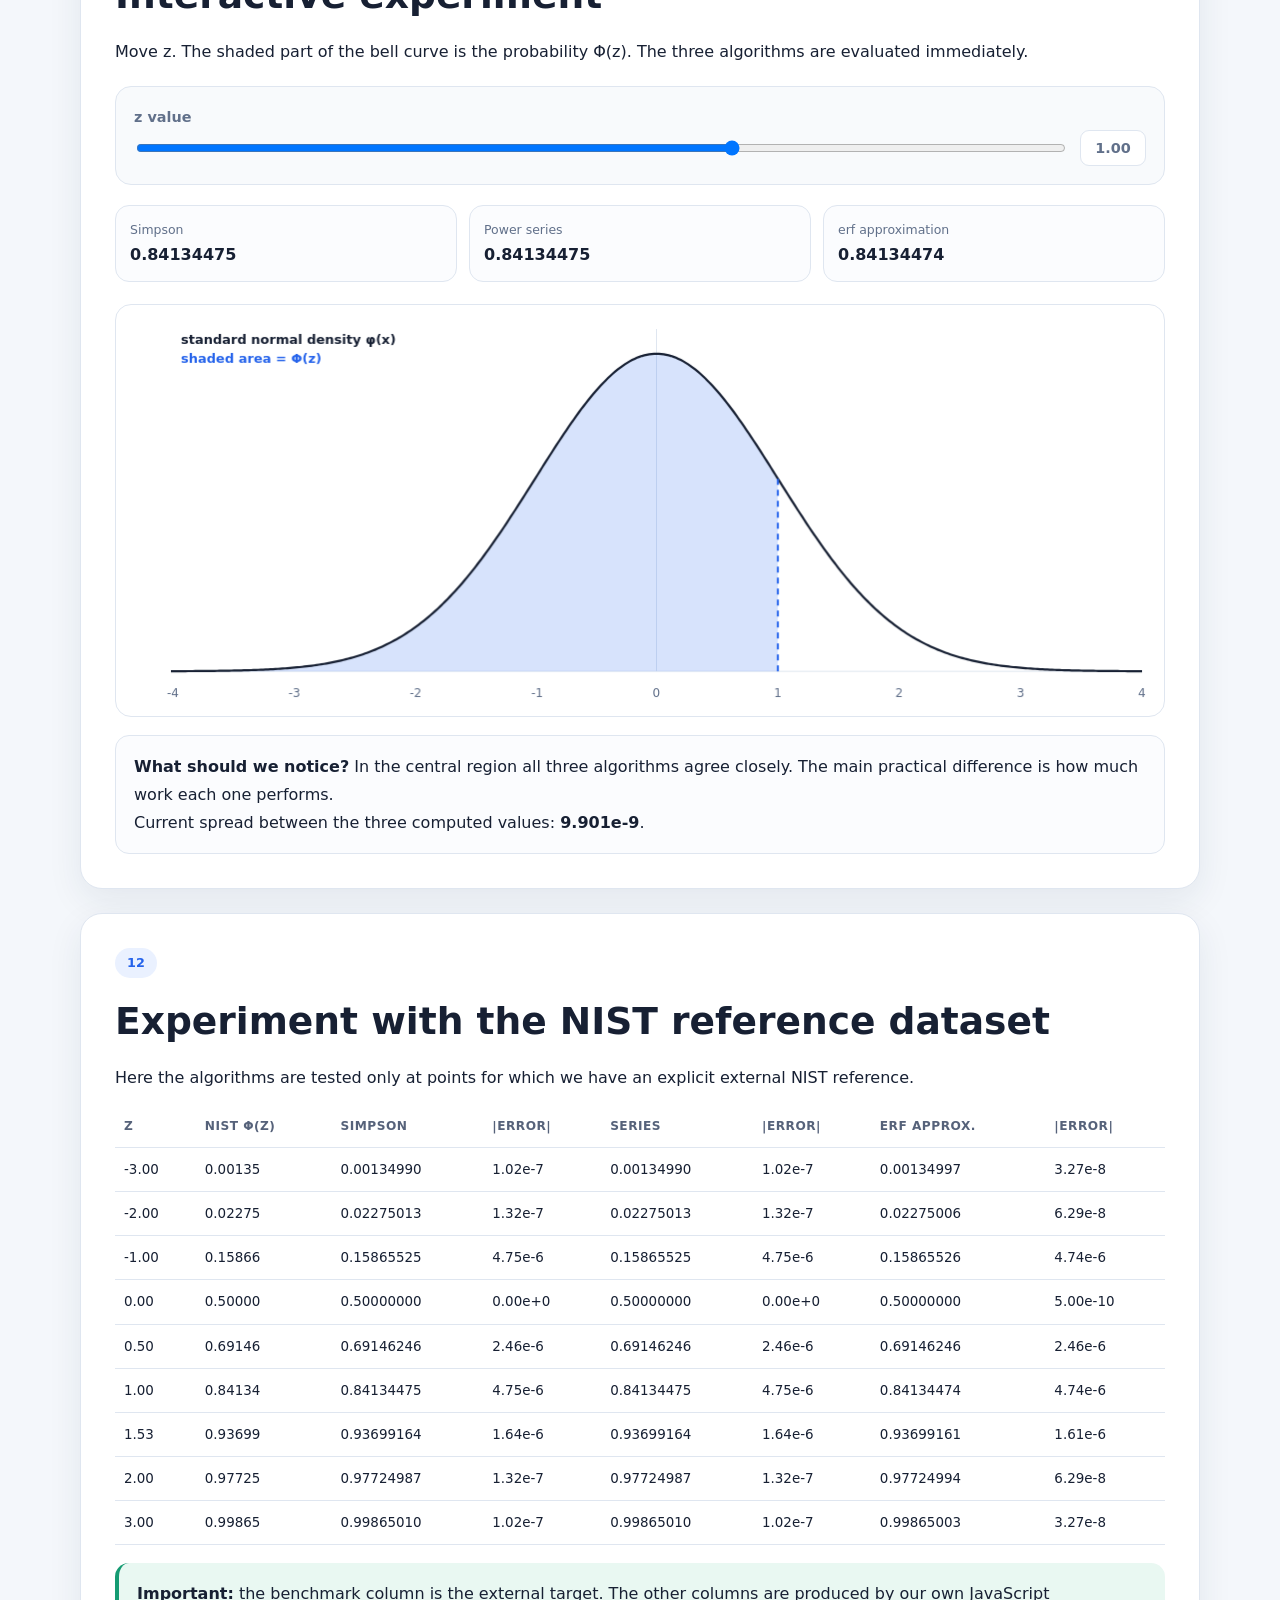
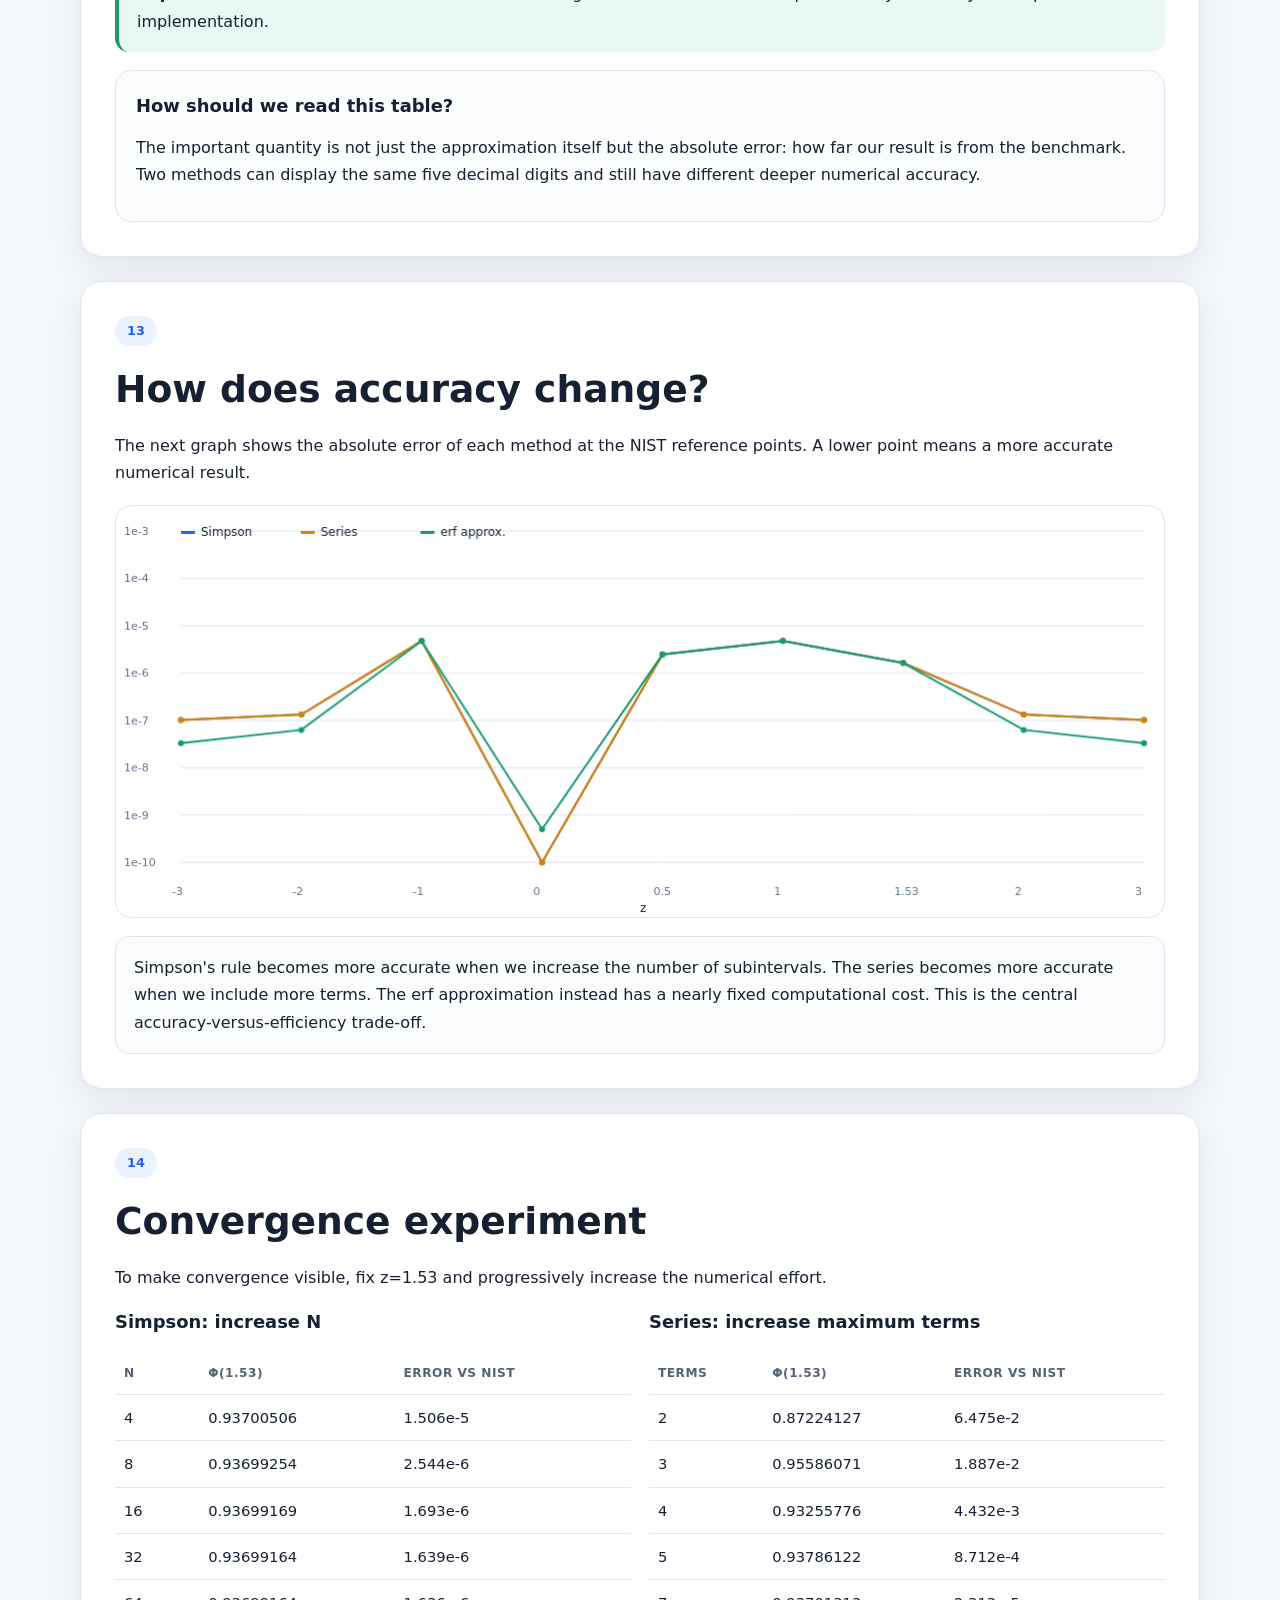
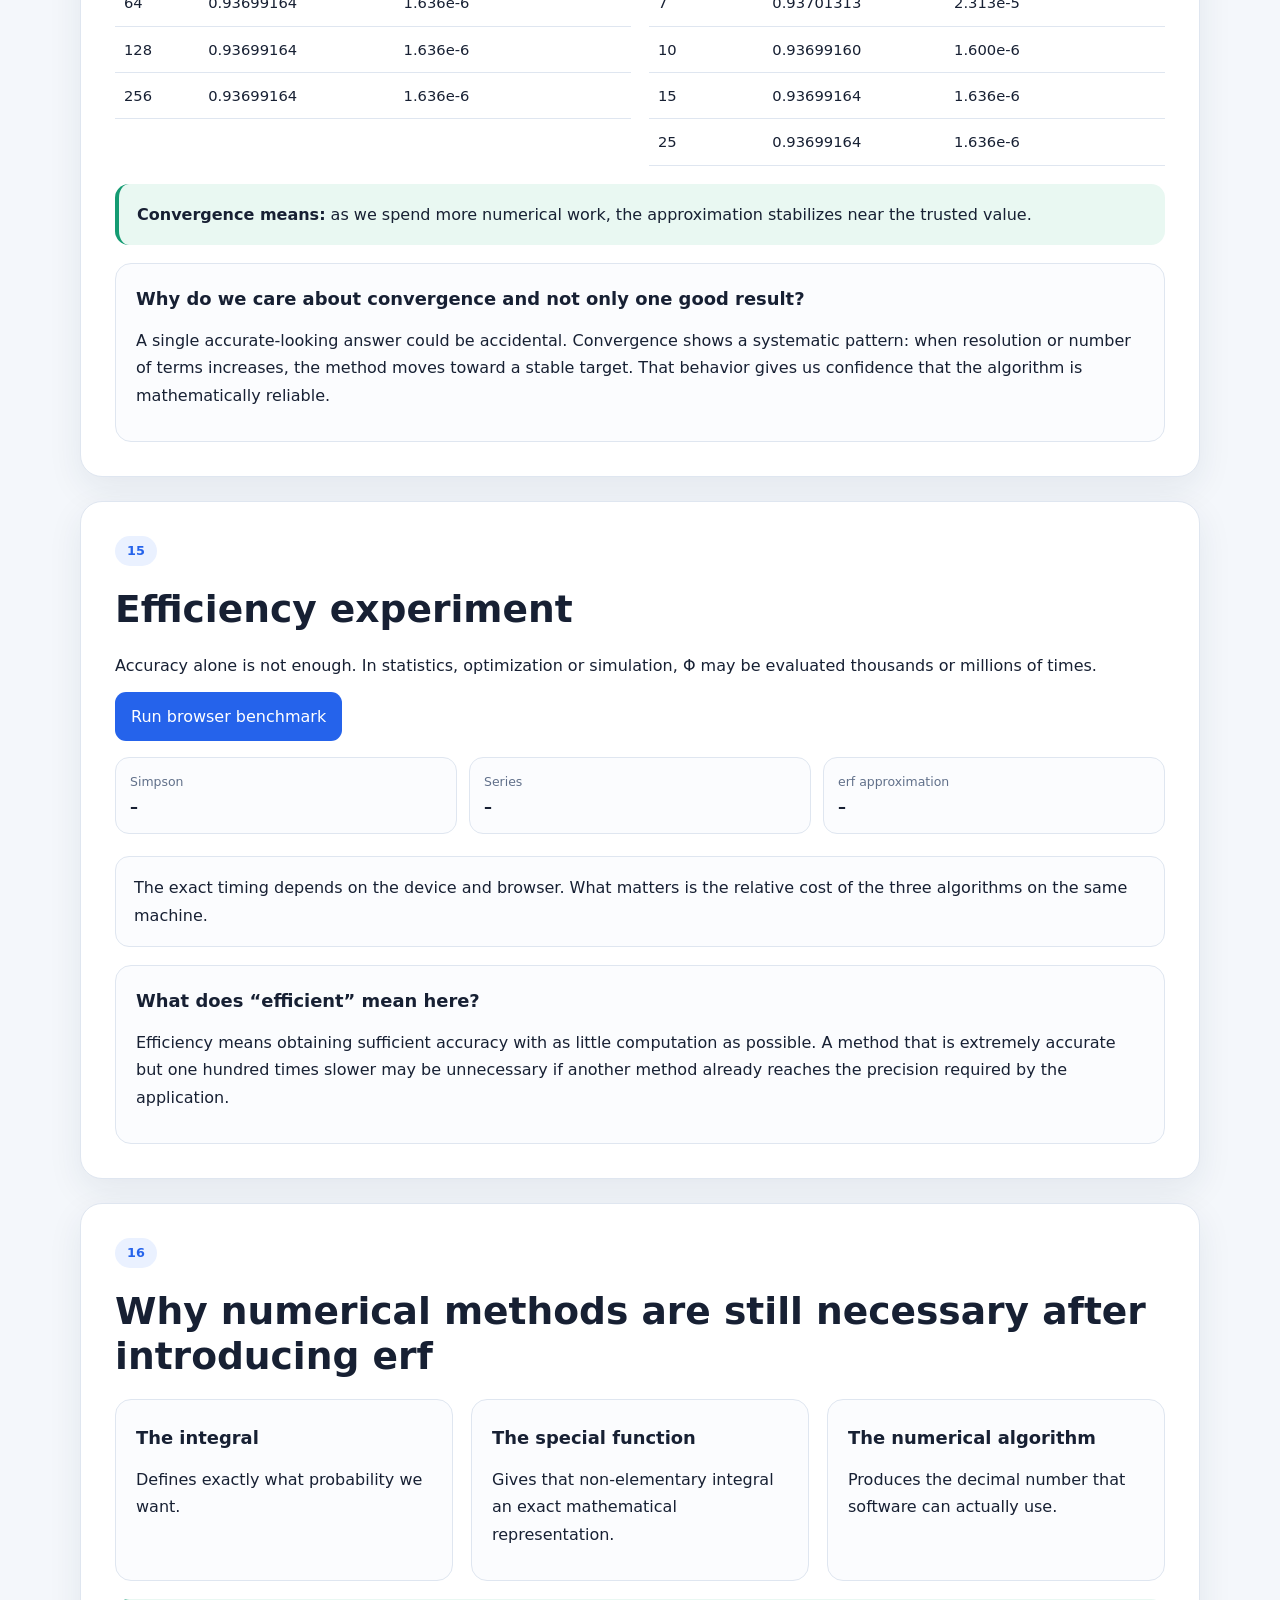
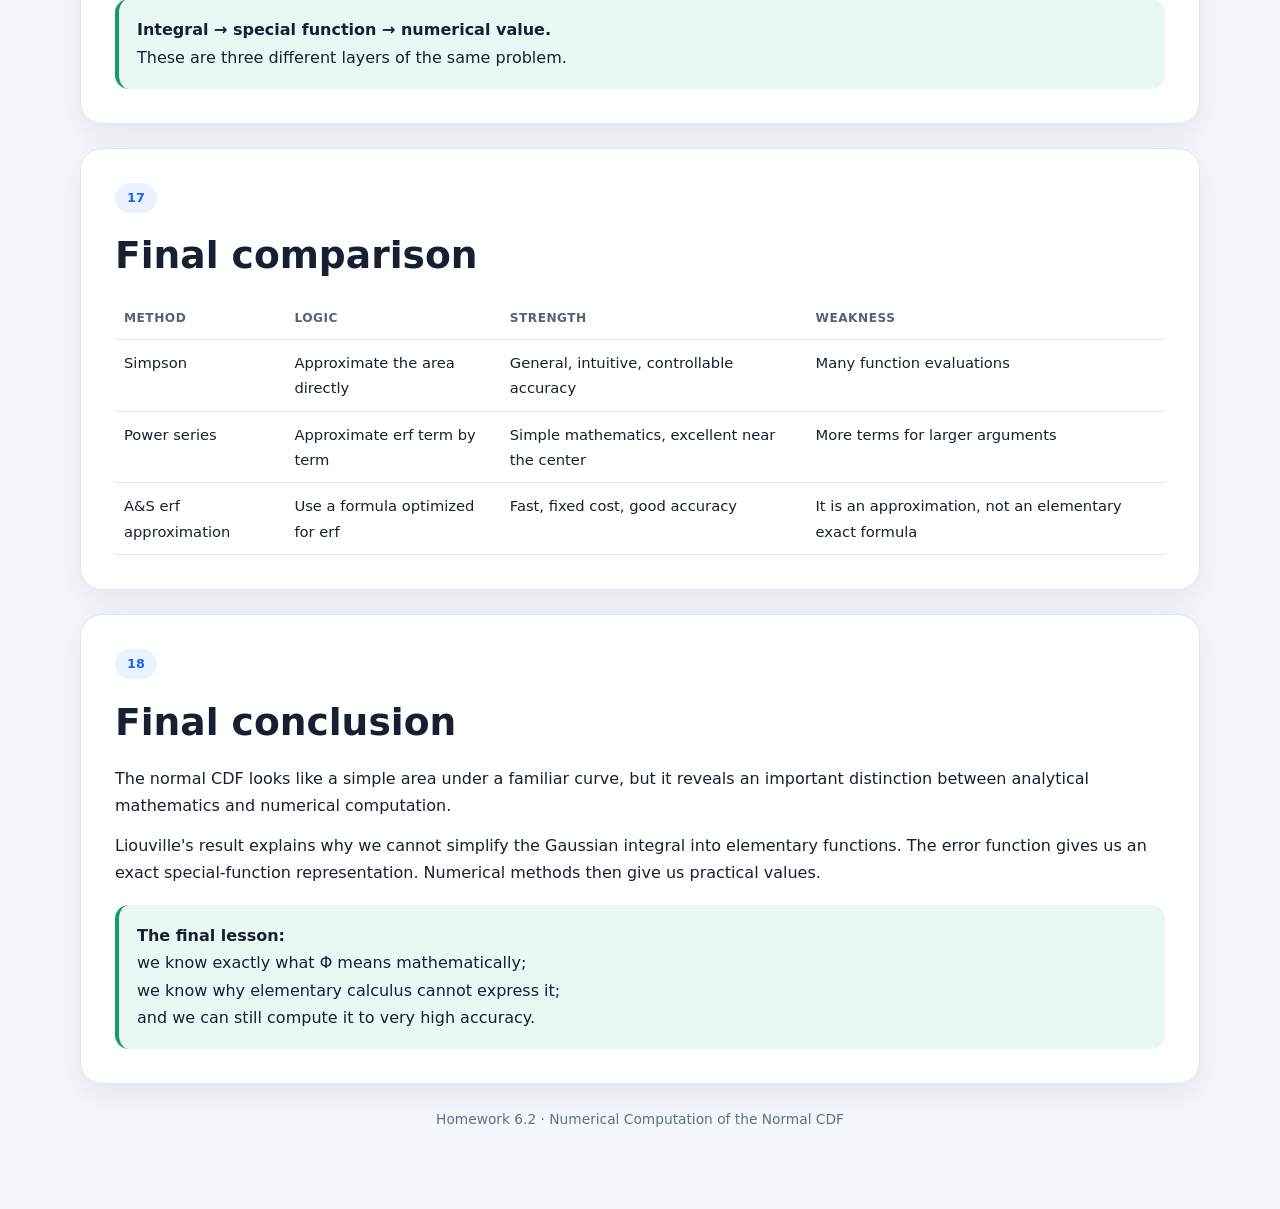
<file: homework-6.2/index.html>
<!DOCTYPE html>
<html lang="en">
<head>
  <meta charset="UTF-8">
  <meta name="viewport" content="width=device-width, initial-scale=1.0">
  <title>Homework 6.2 - Numerical Computation of the Normal CDF</title>
  <link rel="stylesheet" href="style.css">
</head>
<body>

<header class="hero">
  <div class="container">
    <p class="eyebrow">Statistics Homework · 6.2</p>
    <h1>Numerical Computation of the Normal CDF</h1>
    <p class="hero-copy">
      Why a simple bell curve leads to a non-elementary integral,
      and how numerical methods turn that integral into useful probabilities.
    </p>
  </div>
</header>

<main class="container">

<section class="card">
  <span class="section-number">01</span>
  <h2>Starting from the meaning, not from the formula</h2>

  <p class="lead">
    The goal of this homework is to compute the cumulative distribution function
    of the <strong>standard normal distribution</strong>.
  </p>

  <p>
    Before thinking about algorithms, we need to understand what the CDF means.
    The normal density is the familiar bell-shaped curve.
    The total area under that curve is 1, because the whole curve represents
    all possible probability.
  </p>

  <div class="compare-grid">
    <article class="idea-card blue">
      <h3>Density φ(x)</h3>
      <p class="quote">“How concentrated is probability around x?”</p>
      <p>
        The density describes the shape of the bell curve.
        A higher curve means that values around that point are more concentrated.
      </p>
    </article>

    <article class="idea-card green">
      <h3>CDF Φ(z)</h3>
      <p class="quote">“How much probability has accumulated before z?”</p>
      <p>
        The CDF is the entire area under the curve to the left of z.
      </p>
    </article>
  </div>

  <p class="formula">φ(x) = (1 / √(2π)) e<sup>−x²/2</sup></p>
  <p class="formula">Φ(z) = P(Z ≤ z) = ∫<sub>−∞</sub><sup>z</sup> φ(x) dx</p>

  <div class="key-message">
    <strong>The main idea:</strong>
    computing Φ(z) is an area problem. The difficulty is that this particular area
    cannot be obtained from an ordinary elementary antiderivative.
  </div>

  <div class="concept-card">
    <h3>Why is the CDF an area and not simply the height of the curve?</h3>
    <p>
      For a continuous random variable, the probability of obtaining one exact value is zero.
      The height of the density at a point therefore does <strong>not</strong> represent the probability of that exact point.
      Probability comes from an interval, and intervals correspond to areas under the density curve.
    </p>
    <p>
      This is why the CDF accumulates area from the far left up to z:
      it converts the shape of the density into an actual probability.
    </p>
  </div>
</section>

<section class="card">
  <span class="section-number">02</span>
  <h2>Why is the normal density a probability distribution?</h2>

  <p>
    A probability density must be non-negative and its total area must be 1.
    The Gaussian function is always positive, and the normalization constant
    <span class="math">1/√(2π)</span> is chosen precisely so that the full area becomes 1.
  </p>

  <p class="formula">∫<sub>−∞</sub><sup>∞</sup> (1/√(2π))e<sup>−x²/2</sup> dx = 1</p>

  <p>
    The notes supplied with the assignment derive this Gaussian integral using
    a two-dimensional integral and polar coordinates.
    The important conceptual point for this homework is simpler:
    <strong>the bell curve has been scaled so that its complete area is exactly one probability unit.</strong>
  </p>

  <canvas id="meaningCanvas" width="1000" height="360" class="plot"></canvas>
</section>

<section class="card">
  <span class="section-number">03</span>
  <h2>What changes when we move z?</h2>

  <p>
    Imagine moving a vertical line from the far left of the bell curve to the far right.
    The area accumulated on the left can only increase.
  </p>

  <div class="logic-box">
    <div class="steps">
      <span>z very negative</span><span>→</span>
      <span>almost no area collected</span><span>→</span>
      <span>z = 0 gives half the curve</span><span>→</span>
      <span>z very positive gives almost all the area</span>
    </div>
  </div>

  <p>
    Because the standard normal curve is symmetric around zero:
  </p>

  <p class="formula">Φ(0)=0.5 &nbsp;&nbsp;&nbsp; and &nbsp;&nbsp;&nbsp; Φ(−z)=1−Φ(z)</p>

  <div class="mini-conclusion">
    <strong>Why symmetry matters numerically:</strong>
    we do not need to integrate from negative infinity every time.
    We can compute the area between 0 and |z| and then add or subtract it from 0.5.
  </div>

  <div class="concept-card">
    <h3>What information does Φ(z) give us?</h3>
    <p>
      A single CDF value summarizes everything to the left of z.
      For example, if Φ(1)=0.8413, this means that about 84.13% of the standard normal distribution
      lies below z=1.
    </p>
    <p>
      So the CDF is not merely another curve: it is a direct probability calculator.
      This is why it is used for percentiles, hypothesis tests, confidence intervals and p-values.
    </p>
  </div>
</section>

<section class="card">
  <span class="section-number">04</span>
  <h2>The real mathematical obstacle</h2>

  <p>
    At first sight, the problem seems like an ordinary calculus exercise:
    integrate <span class="math">e<sup>−x²/2</sup></span>.
    But no substitution, integration by parts, logarithm or trigonometric identity
    produces an elementary antiderivative.
  </p>

  <p>
    This is not just a historical failure to find the right trick.
    A classical result associated with <strong>Liouville's theorem on elementary antiderivatives</strong>
    tells us that the antiderivative of the Gaussian cannot be expressed as a finite
    combination of elementary functions.
  </p>

  <div class="concept-card">
    <h3>What does “not elementary” mean?</h3>
    <p>
      It means we cannot write the answer using only a finite combination of familiar
      objects such as polynomials, exponentials, logarithms, trigonometric functions,
      inverse trigonometric functions and algebraic operations.
    </p>
    <p>
      The integral still exists. We simply need a larger mathematical vocabulary.
    </p>
  </div>

  <details>
    <summary>A little more mathematics: what is Liouville telling us?</summary>
    <p>
      Liouville's theory gives a structural test for when an elementary function can have
      an elementary antiderivative. The Gaussian exponential fails that test.
      Therefore an expression built only from ordinary elementary functions cannot represent
      its indefinite integral.
    </p>
    <p>
      For this homework, the important conclusion is not the technical proof:
      it is that <strong>numerical computation is necessary for a structural mathematical reason</strong>,
      not because the Gaussian is poorly understood.
    </p>
  </details>

  <div class="key-message">
    <strong>Logic:</strong>
    the integral exists → no elementary antiderivative exists → we introduce a special function
    and numerical algorithms.
  </div>

  <div class="concept-card">
    <h3>Why is this important for numerical computation?</h3>
    <p>
      If an elementary antiderivative existed, we could evaluate Φ(z) simply by substituting the endpoints into a closed formula.
      Because it does not exist, every practical computation must somehow approximate the required area or approximate a special function that represents it.
    </p>
    <p>
      In other words, numerical computation is not an optional shortcut here:
      it is part of the normal workflow for evaluating the CDF.
    </p>
  </div>
</section>

<section class="card">
  <span class="section-number">05</span>
  <h2>Why introduce the error function?</h2>

  <p>
    If an integral appears constantly in mathematics, science and statistics,
    it is useful to give that integral its own name.
    That is exactly what happens with the <strong>error function</strong>.
  </p>

  <p class="formula">erf(x) = (2/√π) ∫<sub>0</sub><sup>x</sup> e<sup>−t²</sup> dt</p>

  <p>
    After a simple change of variables, the normal CDF can be written exactly as:
  </p>

  <p class="formula">Φ(z) = ½ [1 + erf(z/√2)]</p>

  <p>
    This is an <strong>exact analytical representation</strong>.
    But erf is itself a special function defined from the same kind of non-elementary integral.
  </p>

  <div class="mini-conclusion">
    <strong>Special functions solve the representation problem.</strong><br>
    <strong>Numerical methods solve the evaluation problem.</strong>
  </div>

  <div class="concept-card">
    <h3>Why introduce a new function instead of just keeping the integral?</h3>
    <p>
      Naming the recurring integral gives us a reusable mathematical object.
      Once erf is defined, many formulas in probability, diffusion, heat flow and statistics become shorter and easier to manipulate.
    </p>
    <p>
      The important point is that “exact analytical representation” and “easy numerical evaluation” are different goals.
      erf solves the first one; algorithms solve the second.
    </p>
  </div>
</section>

<section class="card">
  <span class="section-number">06</span>
  <h2>Where do the benchmark numbers come from?</h2>

  <p>
    This homework does <strong>not</strong> use a randomly generated dataset.
    We select several meaningful z-values across the center and tails of the normal distribution
    and attach a benchmark CDF value to each one.
    These benchmark values come from a standard normal table and are stored locally in
    <code>reference-data.csv</code>.
  </p>

  <p>
    The NIST table reports the area between 0 and |z|, not Φ(z) directly.
    Therefore we reconstruct the CDF using symmetry:
  </p>

  <p class="formula">
    z ≥ 0: Φ(z)=0.5+A(z) &nbsp;&nbsp;&nbsp;&nbsp;
    z &lt; 0: Φ(z)=0.5−A(|z|)
  </p>

  <div class="example-box">
    <h3>Example: z = 1.53</h3>
    <p>NIST reports the area from 0 to 1.53 as <strong>0.43699</strong>.</p>
    <p class="formula">Φ(1.53)=0.5+0.43699=0.93699</p>
  </div>

  <p>
    The file <code>reference-data.csv</code> contains the benchmark values used by the experiment.
    Keeping them in a separate file makes the comparison reproducible and makes it clear
    that the algorithms are being tested against fixed external target values rather than against each other.
  </p>

  <table>
    <thead>
      <tr><th>z</th><th>Area 0 → |z|</th><th>Benchmark Φ(z)</th></tr>
    </thead>
    <tbody id="sourceTableBody"></tbody>
  </table>

  <div class="concept-card">
    <h3>Why do we need benchmark values at all?</h3>
    <p>
      If three algorithms produce similar numbers, that does not automatically prove that they are correct.
      They could all share the same mistake.
    </p>
    <p>
      A trusted benchmark gives us an independent target.
      Accuracy is then measured by the distance between our computed value and that target.
    </p>
  </div>
</section>

<section class="card">
  <span class="section-number">07</span>
  <h2>Three ways to compute the same CDF</h2>

  <p>
    We now deliberately solve the same problem in three different ways.
    The goal is not only to obtain the right number,
    but to understand the trade-off between mathematical simplicity,
    numerical accuracy and computational cost.
  </p>

  <div class="story-grid">
    <article>
      <h3>1 · Simpson's rule</h3>
      <p>
        Compute the probability area directly.
        We divide the interval between 0 and |z| into small pieces and approximate the curve locally.
      </p>
    </article>

    <article>
      <h3>2 · Power series</h3>
      <p>
        Replace erf by an infinite series and keep adding terms until the new contribution is tiny.
      </p>
    </article>

    <article>
      <h3>3 · erf approximation</h3>
      <p>
        Use a compact approximation designed specifically for erf
        (Abramowitz–Stegun 7.1.26).
      </p>
    </article>
  </div>

  <div class="concept-card">
    <h3>Why compare different methods if they all approximate the same value?</h3>
    <p>
      Numerical methods are judged by more than correctness.
      We also care about how quickly the error decreases, how much computation is required,
      and whether the method behaves well in different regions of the input.
    </p>
    <p>
      That is why this homework compares <strong>accuracy</strong>,
      <strong>convergence</strong> and <strong>efficiency</strong> separately.
    </p>
  </div>
</section>

<section class="card">
  <span class="section-number">08</span>
  <h2>Method 1 · Simpson's rule</h2>

  <p>
    Numerical integration is the most direct translation of the definition of Φ.
    We approximate the area instead of searching for an antiderivative.
  </p>

  <p>
    Using symmetry, we only need:
  </p>

  <p class="formula">A(z)=∫<sub>0</sub><sup>|z|</sup> φ(x) dx</p>

  <p>
    Simpson's rule approximates two adjacent pieces of the curve using a parabola.
    Because the normal density is very smooth, this works extremely well.
  </p>

  <p class="formula">
    ∫ f(x)dx ≈ (h/3)[f(x₀)+4f(x₁)+2f(x₂)+⋯+4f(xₙ₋₁)+f(xₙ)]
  </p>

  <div class="mini-conclusion">
    <strong>Concept:</strong> we do not need an antiderivative if we can approximate the area accurately enough.
  </div>

  <div class="concept-card">
    <h3>What controls the accuracy?</h3>
    <p>
      The number of subintervals N controls how finely we follow the bell curve.
      A larger N means smaller pieces and usually a smaller integration error,
      but also more evaluations of the density.
    </p>
  </div>
</section>

<section class="card">
  <span class="section-number">09</span>
  <h2>Method 2 · Power series</h2>

  <p>
    Instead of approximating the area geometrically,
    we can approximate the special function algebraically.
  </p>

  <p class="formula">
    erf(x) = (2/√π) Σ [ (−1)<sup>n</sup>x<sup>2n+1</sup> / (n!(2n+1)) ]
  </p>

  <p>
    This is an infinite series.
    A computer evaluates only finitely many terms and stops when the next term
    is smaller than a chosen tolerance.
  </p>

  <div class="story-grid">
    <article>
      <h3>Near zero</h3>
      <p>Terms become small quickly. The method is efficient.</p>
    </article>
    <article>
      <h3>For larger |z|</h3>
      <p>More terms are required before the additions become negligible.</p>
    </article>
    <article>
      <h3>Numerical lesson</h3>
      <p>A mathematically convergent series is not equally efficient at every input value.</p>
    </article>
  </div>

  <div class="concept-card">
    <h3>What does “convergent series” mean in practice?</h3>
    <p>
      It means that if we keep adding more terms, the partial sum approaches the exact value.
      But the rate of approach matters computationally:
      a slowly converging series may be mathematically correct and still be a poor algorithm.
    </p>
  </div>
</section>

<section class="card">
  <span class="section-number">10</span>
  <h2>Method 3 · A practical erf approximation</h2>

  <p>
    If we need Φ millions of times, repeatedly integrating a curve is wasteful.
    A more practical approach is to approximate erf directly.
  </p>

  <p>
    This prototype uses the classic Abramowitz–Stegun formula 7.1.26,
    a short expression involving an exponential and a fifth-degree polynomial-like term.
    Its published maximum absolute error for erf is about
    <strong>1.5 × 10<sup>−7</sup></strong>.
  </p>

  <div class="key-message">
    <strong>Concept:</strong>
    specialized approximations use knowledge about the function's shape
    to get a good answer with a fixed, small number of operations.
  </div>

  <div class="concept-card">
    <h3>Why can this be faster than direct integration?</h3>
    <p>
      Simpson's rule evaluates the normal density many times for each new z.
      A compact erf approximation instead performs a short, fixed sequence of arithmetic operations.
      That fixed cost becomes very important when the CDF is evaluated repeatedly.
    </p>
  </div>
</section>

<section class="card">
  <span class="section-number">11</span>
  <h2>Interactive experiment</h2>

  <p>
    Move z. The shaded part of the bell curve is the probability Φ(z).
    The three algorithms are evaluated immediately.
  </p>

  <div class="controls">
    <label>z value
      <div class="range-row">
        <input id="zSlider" type="range" min="-3.5" max="3.5" step="0.01" value="1">
        <span id="zLabel" class="control-value">1.00</span>
      </div>
    </label>
  </div>

  <div class="stat-grid three">
    <div><span>Simpson</span><strong id="simpsonLive">–</strong></div>
    <div><span>Power series</span><strong id="seriesLive">–</strong></div>
    <div><span>erf approximation</span><strong id="erfLive">–</strong></div>
  </div>

  <canvas id="interactiveCanvas" width="1000" height="390" class="plot"></canvas>

  <div id="interactiveText" class="explanation"></div>
</section>

<section class="card">
  <span class="section-number">12</span>
  <h2>Experiment with the NIST reference dataset</h2>

  <p>
    Here the algorithms are tested only at points for which we have an explicit
    external NIST reference.
  </p>

  <table class="wide">
    <thead>
      <tr>
        <th>z</th>
        <th>NIST Φ(z)</th>
        <th>Simpson</th>
        <th>|error|</th>
        <th>Series</th>
        <th>|error|</th>
        <th>erf approx.</th>
        <th>|error|</th>
      </tr>
    </thead>
    <tbody id="experimentBody"></tbody>
  </table>

  <div class="mini-conclusion">
    <strong>Important:</strong>
    the benchmark column is the external target.
    The other columns are produced by our own JavaScript implementation.
  </div>

  <div class="concept-card">
    <h3>How should we read this table?</h3>
    <p>
      The important quantity is not just the approximation itself but the absolute error:
      how far our result is from the benchmark.
      Two methods can display the same five decimal digits and still have different deeper numerical accuracy.
    </p>
  </div>
</section>

<section class="card">
  <span class="section-number">13</span>
  <h2>How does accuracy change?</h2>

  <p>
    The next graph shows the absolute error of each method at the NIST reference points.
    A lower point means a more accurate numerical result.
  </p>

  <canvas id="errorCanvas" width="1000" height="390" class="plot"></canvas>

  <div class="explanation">
    Simpson's rule becomes more accurate when we increase the number of subintervals.
    The series becomes more accurate when we include more terms.
    The erf approximation instead has a nearly fixed computational cost.
    This is the central accuracy-versus-efficiency trade-off.
  </div>
</section>

<section class="card">
  <span class="section-number">14</span>
  <h2>Convergence experiment</h2>

  <p>
    To make convergence visible, fix z=1.53 and progressively increase
    the numerical effort.
  </p>

  <div class="two-columns">
    <div>
      <h3>Simpson: increase N</h3>
      <table>
        <thead><tr><th>N</th><th>Φ(1.53)</th><th>Error vs NIST</th></tr></thead>
        <tbody id="simpsonConvergence"></tbody>
      </table>
    </div>

    <div>
      <h3>Series: increase maximum terms</h3>
      <table>
        <thead><tr><th>Terms</th><th>Φ(1.53)</th><th>Error vs NIST</th></tr></thead>
        <tbody id="seriesConvergence"></tbody>
      </table>
    </div>
  </div>

  <div class="mini-conclusion">
    <strong>Convergence means:</strong>
    as we spend more numerical work, the approximation stabilizes near the trusted value.
  </div>

  <div class="concept-card">
    <h3>Why do we care about convergence and not only one good result?</h3>
    <p>
      A single accurate-looking answer could be accidental.
      Convergence shows a systematic pattern:
      when resolution or number of terms increases, the method moves toward a stable target.
      That behavior gives us confidence that the algorithm is mathematically reliable.
    </p>
  </div>
</section>

<section class="card">
  <span class="section-number">15</span>
  <h2>Efficiency experiment</h2>

  <p>
    Accuracy alone is not enough.
    In statistics, optimization or simulation, Φ may be evaluated thousands or millions of times.
  </p>

  <button id="runBenchmark">Run browser benchmark</button>

  <div class="stat-grid three">
    <div><span>Simpson</span><strong id="benchSimpson">–</strong></div>
    <div><span>Series</span><strong id="benchSeries">–</strong></div>
    <div><span>erf approximation</span><strong id="benchErf">–</strong></div>
  </div>

  <div id="benchmarkText" class="explanation">
    The exact timing depends on the device and browser.
    What matters is the relative cost of the three algorithms on the same machine.
  </div>

  <div class="concept-card">
    <h3>What does “efficient” mean here?</h3>
    <p>
      Efficiency means obtaining sufficient accuracy with as little computation as possible.
      A method that is extremely accurate but one hundred times slower may be unnecessary
      if another method already reaches the precision required by the application.
    </p>
  </div>
</section>

<section class="card">
  <span class="section-number">16</span>
  <h2>Why numerical methods are still necessary after introducing erf</h2>

  <div class="story-grid">
    <article>
      <h3>The integral</h3>
      <p>Defines exactly what probability we want.</p>
    </article>
    <article>
      <h3>The special function</h3>
      <p>Gives that non-elementary integral an exact mathematical representation.</p>
    </article>
    <article>
      <h3>The numerical algorithm</h3>
      <p>Produces the decimal number that software can actually use.</p>
    </article>
  </div>

  <div class="key-message">
    <strong>Integral → special function → numerical value.</strong><br>
    These are three different layers of the same problem.
  </div>
</section>

<section class="card">
  <span class="section-number">17</span>
  <h2>Final comparison</h2>

  <table>
    <thead>
      <tr><th>Method</th><th>Logic</th><th>Strength</th><th>Weakness</th></tr>
    </thead>
    <tbody>
      <tr>
        <td>Simpson</td>
        <td>Approximate the area directly</td>
        <td>General, intuitive, controllable accuracy</td>
        <td>Many function evaluations</td>
      </tr>
      <tr>
        <td>Power series</td>
        <td>Approximate erf term by term</td>
        <td>Simple mathematics, excellent near the center</td>
        <td>More terms for larger arguments</td>
      </tr>
      <tr>
        <td>A&amp;S erf approximation</td>
        <td>Use a formula optimized for erf</td>
        <td>Fast, fixed cost, good accuracy</td>
        <td>It is an approximation, not an elementary exact formula</td>
      </tr>
    </tbody>
  </table>
</section>

<section class="card">
  <span class="section-number">18</span>
  <h2>Final conclusion</h2>

  <p>
    The normal CDF looks like a simple area under a familiar curve,
    but it reveals an important distinction between analytical mathematics
    and numerical computation.
  </p>

  <p>
    Liouville's result explains why we cannot simplify the Gaussian integral
    into elementary functions.
    The error function gives us an exact special-function representation.
    Numerical methods then give us practical values.
  </p>

  <div class="key-message">
    <strong>The final lesson:</strong><br>
    we know exactly what Φ means mathematically;<br>
    we know why elementary calculus cannot express it;<br>
    and we can still compute it to very high accuracy.
  </div>
</section>


<p class="footer-note">Homework 6.2 · Numerical Computation of the Normal CDF</p>
</main>

<script src="script.js"></script>
</body>
</html>
</file>
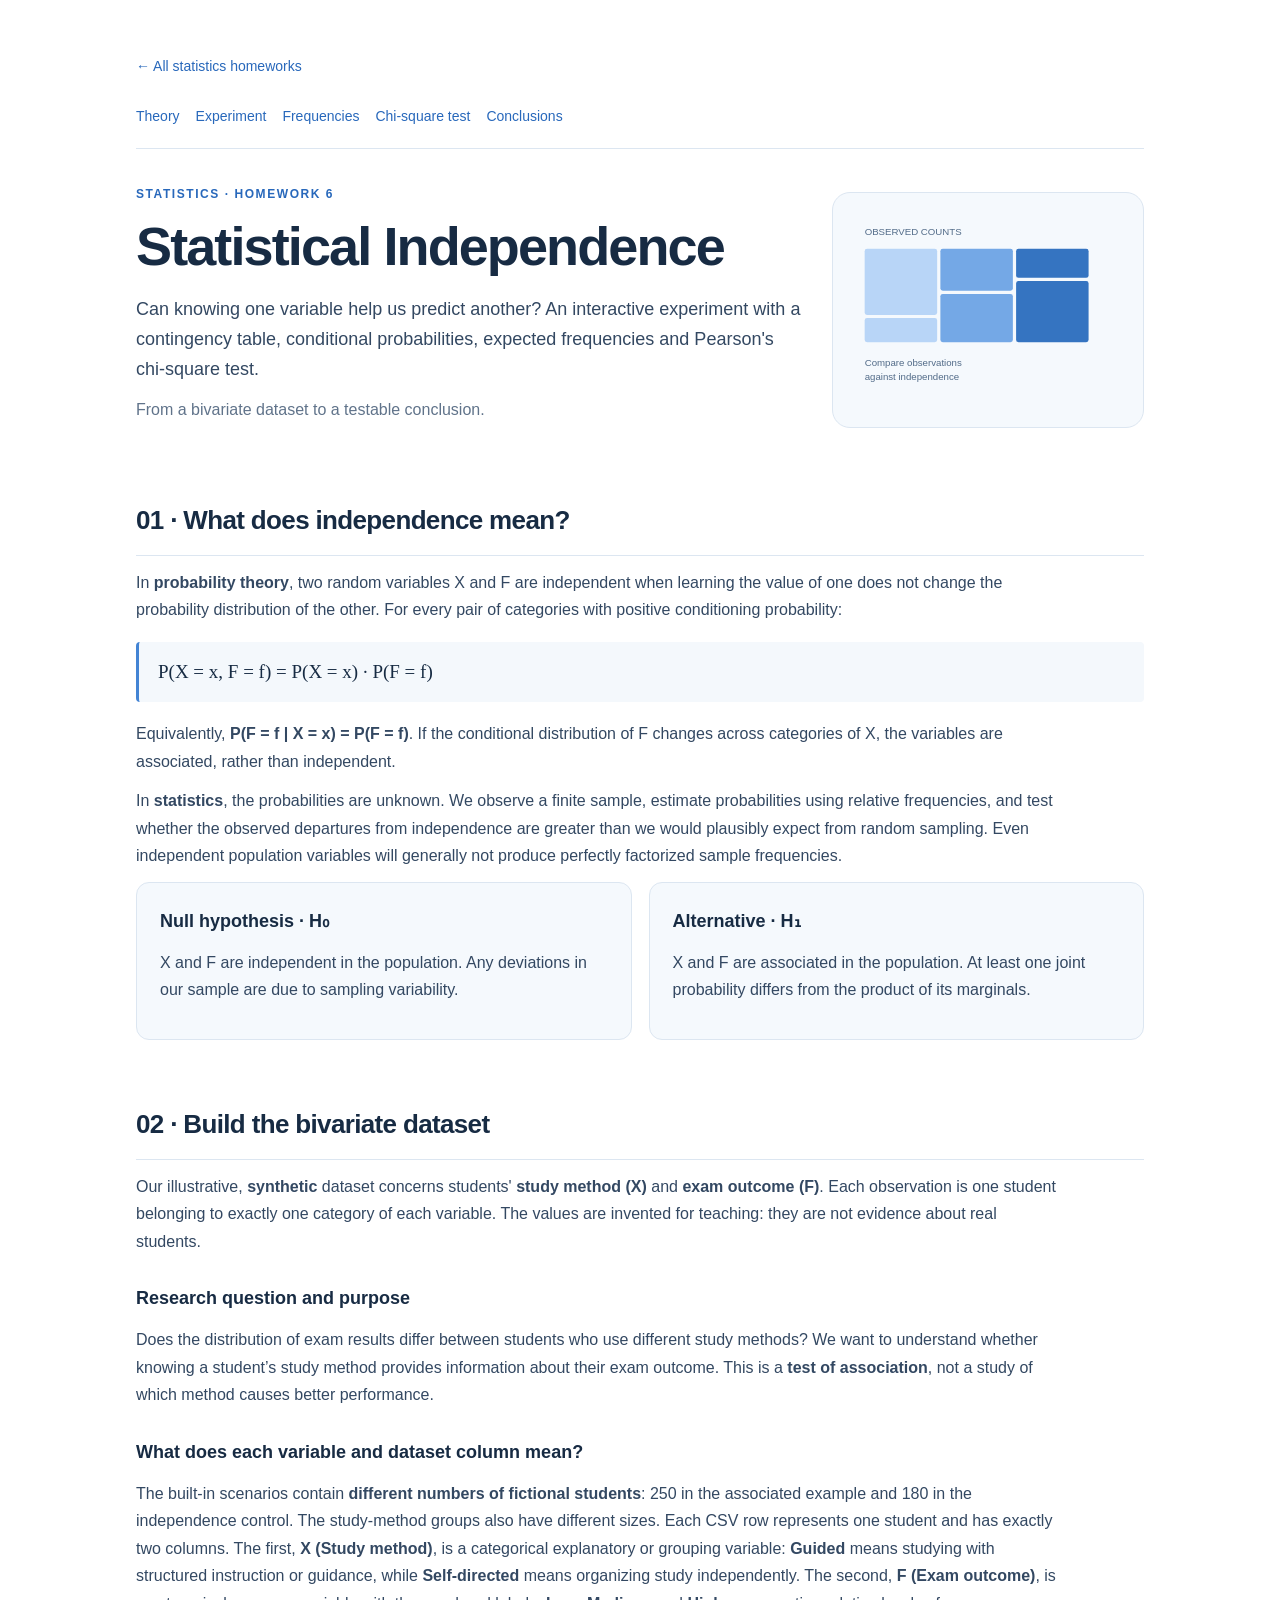
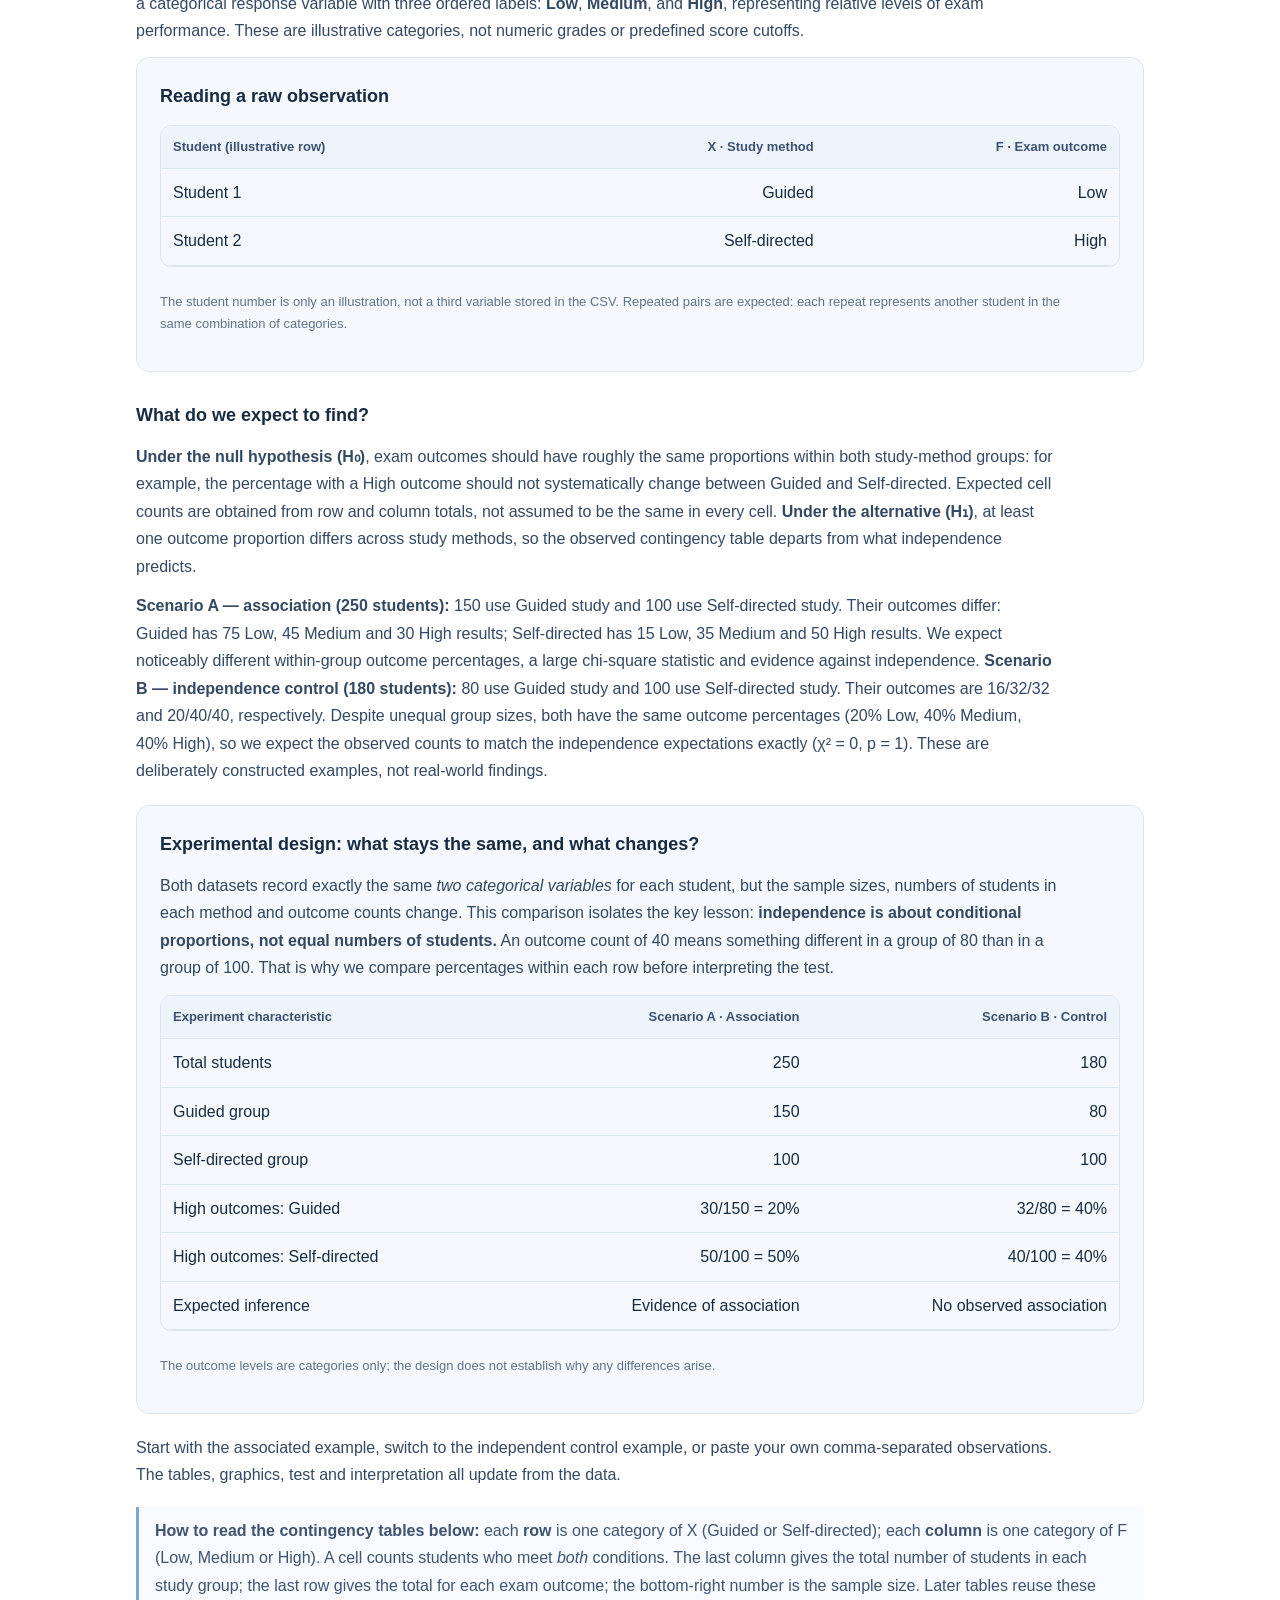
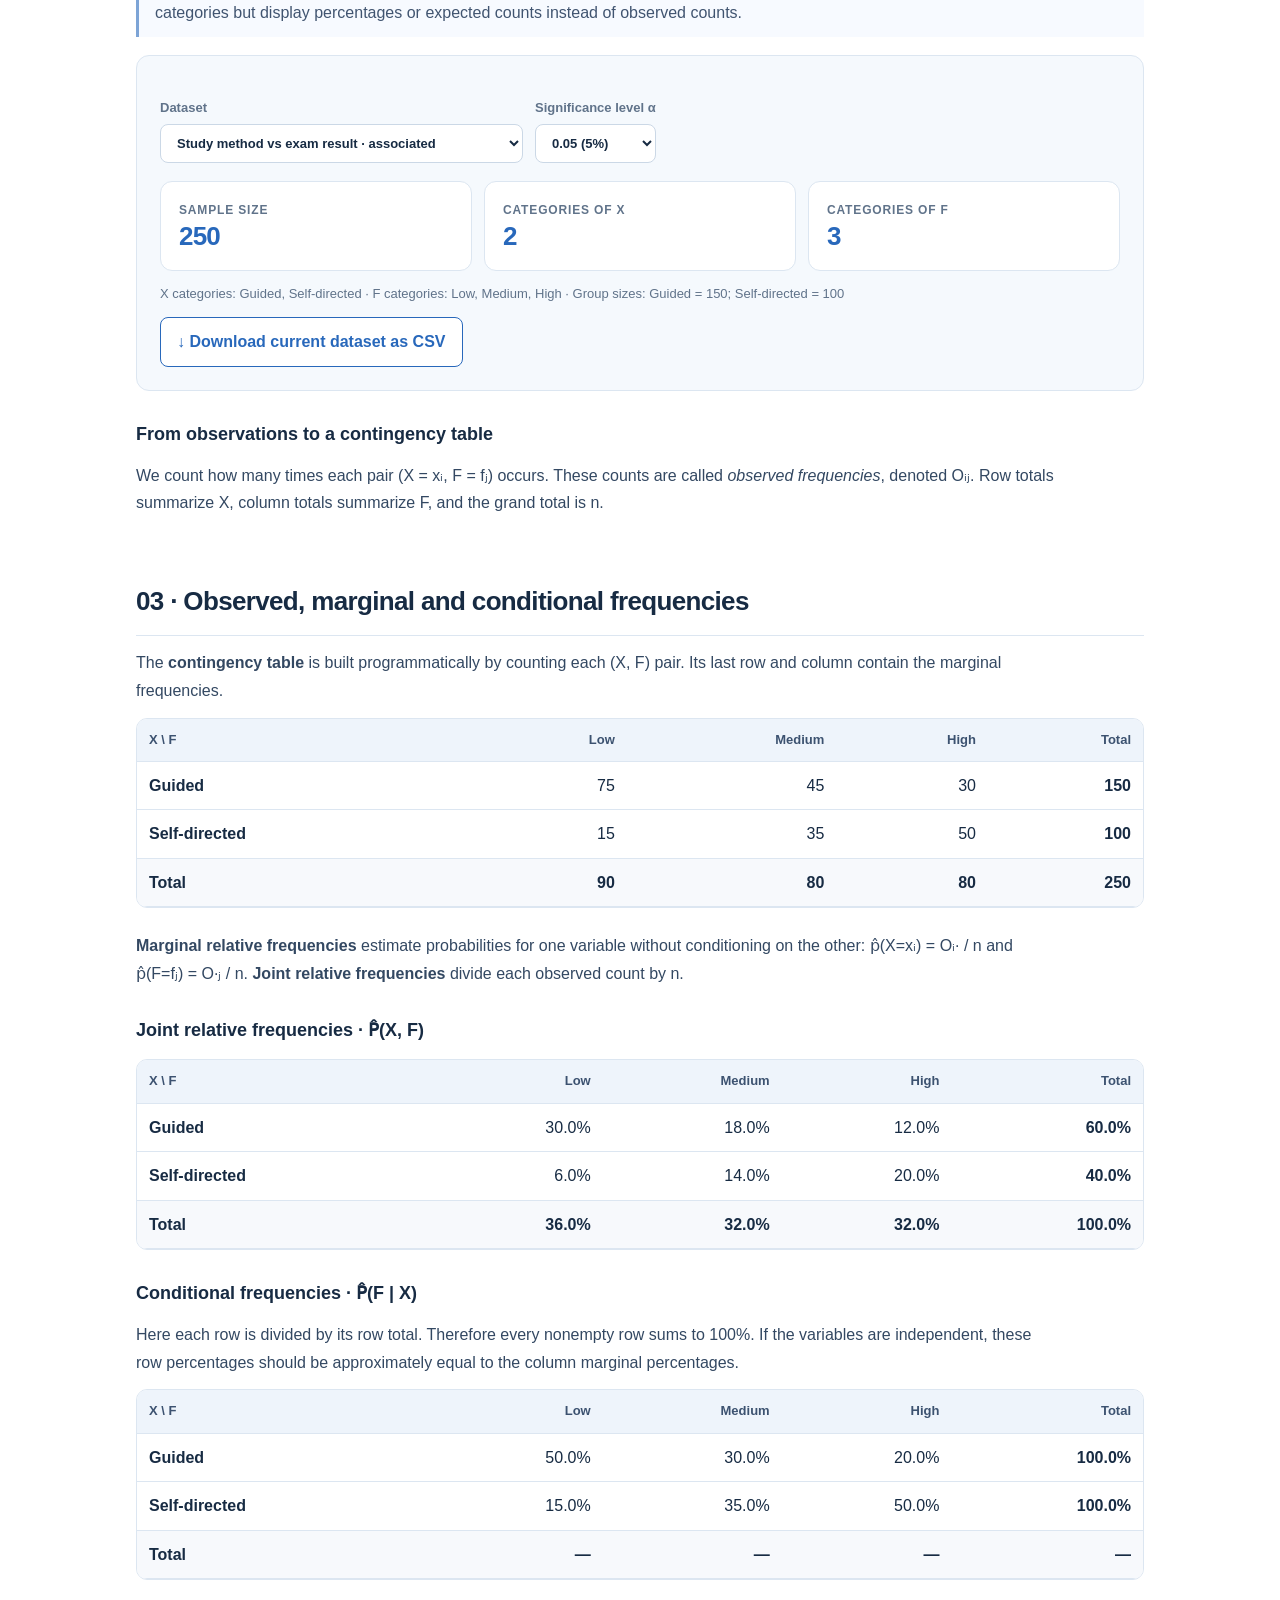
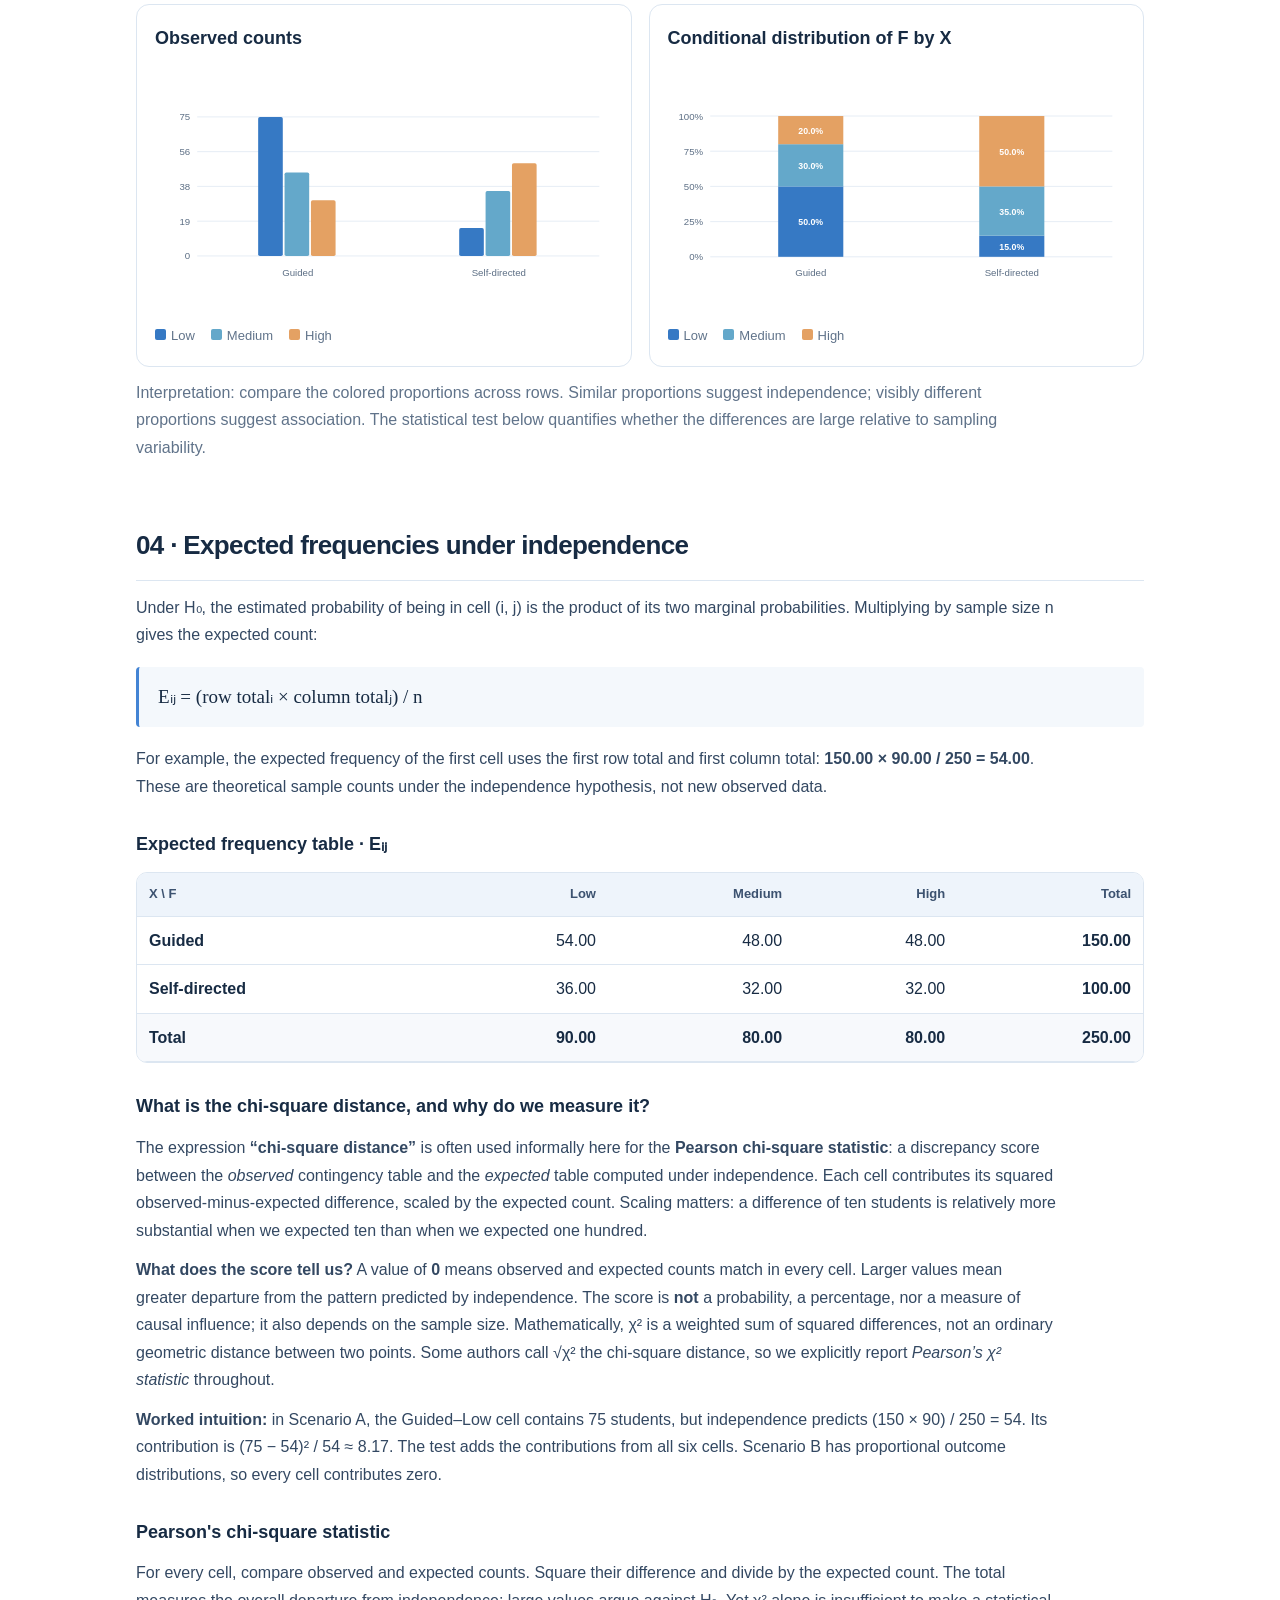
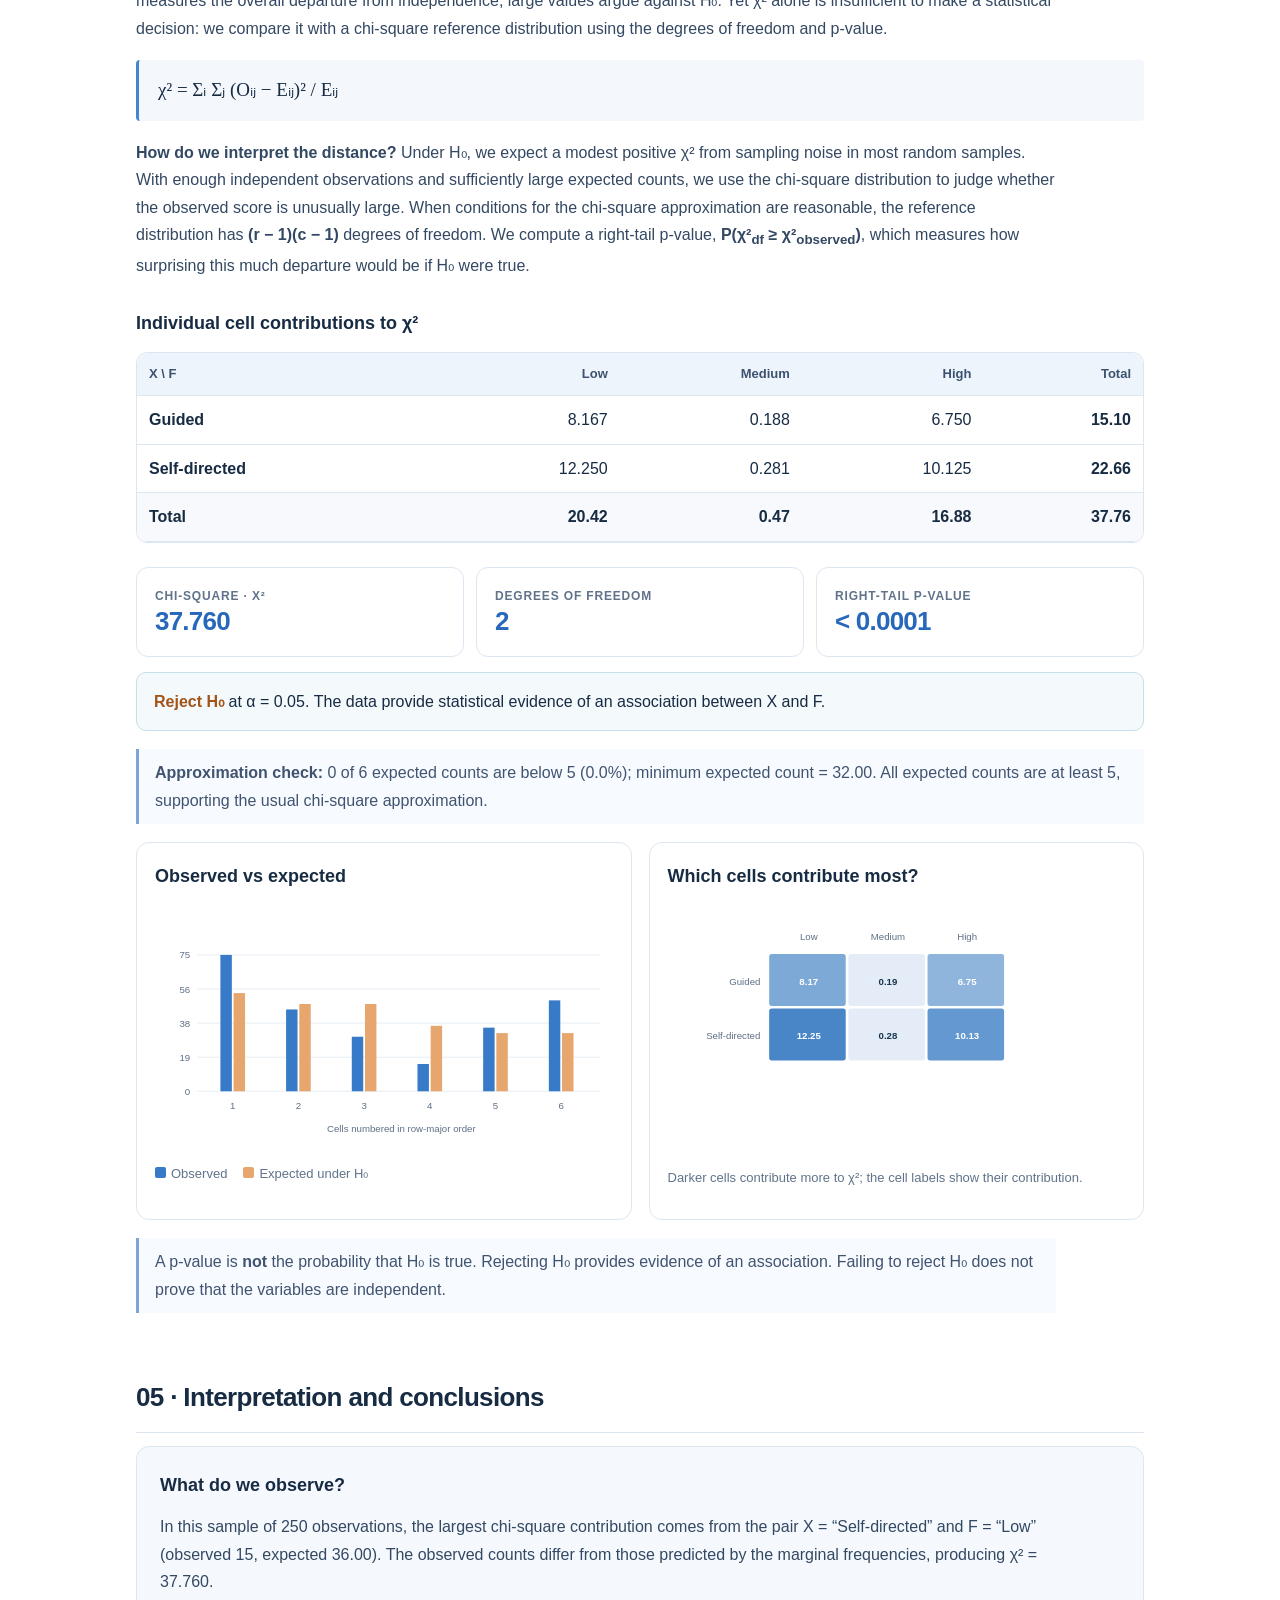
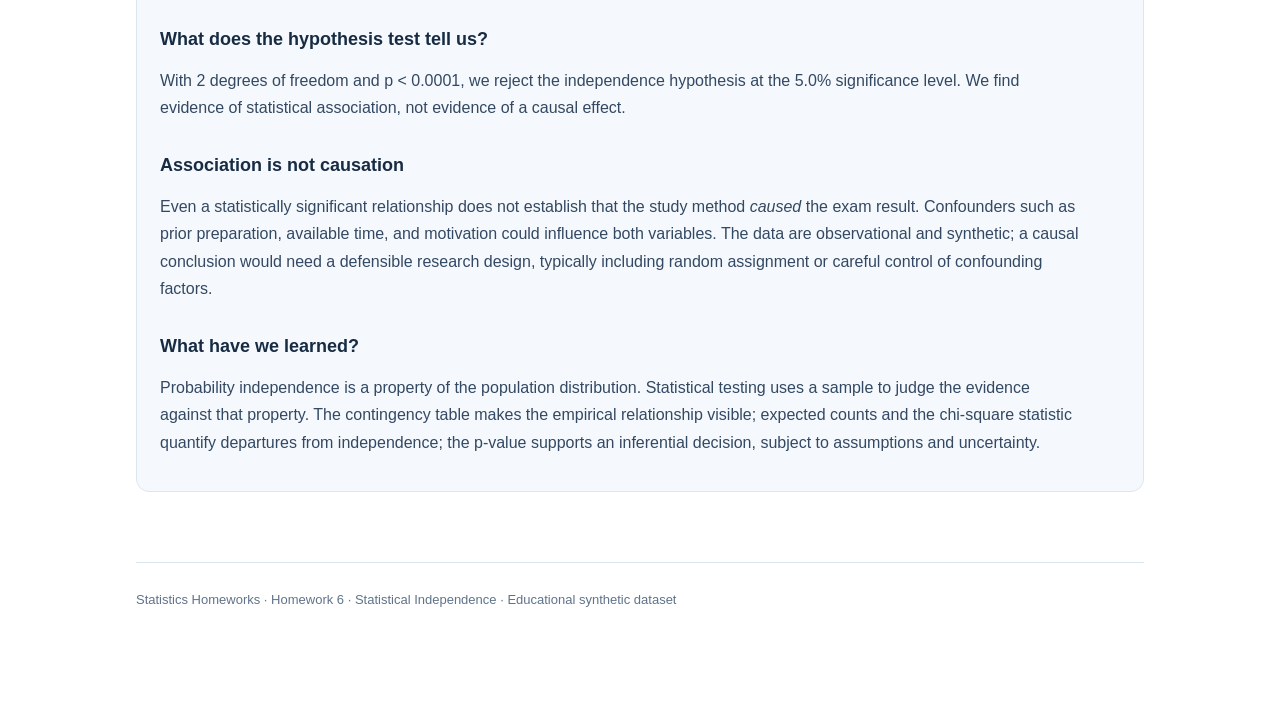
<file: homework-7/index.html>
<!doctype html>
<html lang="en">
<head>
<meta charset="utf-8"><meta name="viewport" content="width=device-width,initial-scale=1">
<title>Homework 6 · Statistical Independence</title>
<style>
:root{color-scheme:light;--ink:#172b43;--muted:#60738a;--blue:#2868bb;--line:#dce6f1;--panel:#f5f9fd;--bg:#fff;--green:#157b66;--orange:#b85d28}*{box-sizing:border-box}html{scroll-behavior:smooth}body{margin:0;background:#fff;color:var(--ink);font:16px/1.72 -apple-system,BlinkMacSystemFont,"Segoe UI",Arial,sans-serif}main{max-width:1060px;margin:auto;padding:52px 26px 100px}.eyebrow{font-size:12px;letter-spacing:.13em;text-transform:uppercase;font-weight:750;color:var(--blue)}h1{font-size:clamp(33px,5vw,54px);line-height:1.13;letter-spacing:-.035em;margin:12px 0 18px}h2{font-size:26px;letter-spacing:-.025em;margin:62px 0 13px;padding-bottom:12px;border-bottom:1px solid var(--line)}h3{font-size:18px;margin:28px 0 8px}p{margin:12px 0;color:#334862;max-width:920px}.lead{font-size:18px;line-height:1.65}.muted,small{color:var(--muted)}.topnav{display:flex;gap:16px;flex-wrap:wrap;border-bottom:1px solid var(--line);padding-bottom:20px;margin-bottom:35px}.topnav a,.back{color:var(--blue);text-decoration:none;font-size:14px}.topnav a:hover,.back:hover{text-decoration:underline}.hero{display:grid;grid-template-columns:1.5fr .7fr;gap:28px;align-items:center}.hero-graphic{padding:22px;background:var(--panel);border-radius:18px;border:1px solid var(--line)}.hero-graphic svg{max-width:100%;height:auto}.card{border:1px solid var(--line);border-radius:13px;padding:23px;background:var(--bg)}.soft{background:var(--panel)}.two{display:grid;grid-template-columns:1fr 1fr;gap:17px}.three{display:grid;grid-template-columns:repeat(3,1fr);gap:12px}.metric{padding:18px;border:1px solid var(--line);border-radius:12px;background:white}.metric .big{font-size:26px;font-weight:780;letter-spacing:-.03em;color:var(--blue);line-height:1.2}.metric .small{font-size:12px;color:var(--muted);font-weight:700;text-transform:uppercase;letter-spacing:.07em}.math{background:#f4f8fc;border-left:3px solid #4384d4;padding:14px 19px;border-radius:4px;overflow:auto;font-family:Georgia,serif;font-size:19px;margin:18px 0}.controls{display:flex;flex-wrap:wrap;gap:12px;align-items:end;margin:18px 0}.controls label{font-size:13px;font-weight:700;color:var(--muted);display:grid;gap:5px}.controls select,.controls input,.controls textarea{font:inherit;border:1px solid #cbd8e6;border-radius:8px;padding:10px 12px;background:#fff;color:var(--ink)}button{font:inherit;font-weight:700;padding:10px 16px;border-radius:8px;border:1px solid var(--blue);background:var(--blue);color:#fff;cursor:pointer}button.secondary{background:white;color:var(--blue)}button:hover{filter:brightness(.95)}table{border-collapse:collapse;width:100%;font-variant-numeric:tabular-nums}th,td{padding:10px 12px;border-bottom:1px solid var(--line);text-align:right}th:first-child,td:first-child{text-align:left}thead th{background:#eef4fb;color:#3c5270;font-size:13px}tfoot{font-weight:750;background:#f7f9fc}.tablewrap{overflow-x:auto;margin:13px 0 24px;border:1px solid var(--line);border-radius:11px}.tablewrap table{min-width:460px}.note{border-left:3px solid #7da4d6;padding:10px 16px;margin:18px 0;background:#f7faff;color:#405470}.warning{border-left-color:#c98239;background:#fff8ee}.chart{width:100%;height:255px;display:block}.chartbox{border:1px solid var(--line);border-radius:13px;padding:18px}.legend{display:flex;flex-wrap:wrap;gap:16px;font-size:13px;color:var(--muted);margin-top:8px}.swatch{display:inline-block;width:11px;height:11px;border-radius:2px;margin-right:5px}.status{padding:15px 17px;border-radius:10px;border:1px solid #c7deed;background:#f4f9fc;margin-top:15px}.status strong{color:#176c5c}.status.reject strong{color:#a35419}.code{background:#172637;color:#e7f2ff;border-radius:11px;padding:20px;overflow:auto;line-height:1.5;font-size:13px}.code pre{margin:0}.footer{margin-top:70px;padding-top:26px;border-top:1px solid var(--line);font-size:13px;color:var(--muted)}.pill{font-size:12px;border:1px solid #d5e1ed;border-radius:999px;padding:4px 11px;color:var(--blue);font-weight:750}.inlineval{font-weight:700;color:var(--blue)}.steps{padding-left:22px}.steps li{margin:8px 0}.error{color:#b63636;font-size:13px}.check{color:var(--green);font-weight:700}@media(max-width:760px){main{padding:28px 17px 80px}.hero,.two,.three{grid-template-columns:1fr}.hero-graphic{display:none}h2{margin-top:42px}th,td{padding:8px 10px;font-size:13px}.metric .big{font-size:23px}}
</style>
</head>
<body><main>
<a class="back" href="../">← All statistics homeworks</a>
<div class="topnav" style="margin-top:24px"><a href="#theory">Theory</a><a href="#experiment">Experiment</a><a href="#frequencies">Frequencies</a><a href="#test">Chi-square test</a><a href="#conclusions">Conclusions</a></div>
<div class="hero"><div><div class="eyebrow">Statistics · Homework 6</div><h1>Statistical Independence</h1><p class="lead">Can knowing one variable help us predict another? An interactive experiment with a contingency table, conditional probabilities, expected frequencies and Pearson's chi-square test.</p><p class="muted">From a bivariate dataset to a testable conclusion.</p></div><div class="hero-graphic"><svg viewBox="0 0 330 225" aria-label="Illustrative mosaic of a contingency table" role="img"><text x="12" y="25" fill="#526b88" font-size="12">OBSERVED COUNTS</text><rect x="12" y="42" width="90" height="82" fill="#b8d5f7" rx="3"/><rect x="106" y="42" width="90" height="52" fill="#74a8e6" rx="3"/><rect x="200" y="42" width="90" height="36" fill="#3574c1" rx="3"/><rect x="12" y="128" width="90" height="30" fill="#b8d5f7" rx="3"/><rect x="106" y="98" width="90" height="60" fill="#74a8e6" rx="3"/><rect x="200" y="82" width="90" height="76" fill="#3574c1" rx="3"/><text x="12" y="188" fill="#526b88" font-size="12">Compare observations</text><text x="12" y="205" fill="#526b88" font-size="12">against independence</text></svg></div></div>
<section id="theory"><h2>01 · What does independence mean?</h2><p>In <strong>probability theory</strong>, two random variables X and F are independent when learning the value of one does not change the probability distribution of the other. For every pair of categories with positive conditioning probability:</p><div class="math">P(X = x, F = f) = P(X = x) · P(F = f)</div><p>Equivalently, <strong>P(F = f | X = x) = P(F = f)</strong>. If the conditional distribution of F changes across categories of X, the variables are associated, rather than independent.</p><p>In <strong>statistics</strong>, the probabilities are unknown. We observe a finite sample, estimate probabilities using relative frequencies, and test whether the observed departures from independence are greater than we would plausibly expect from random sampling. Even independent population variables will generally not produce perfectly factorized sample frequencies.</p><div class="two"><div class="card soft"><h3 style="margin-top:0">Null hypothesis · H₀</h3><p>X and F are independent in the population. Any deviations in our sample are due to sampling variability.</p></div><div class="card soft"><h3 style="margin-top:0">Alternative · H₁</h3><p>X and F are associated in the population. At least one joint probability differs from the product of its marginals.</p></div></div></section>
<section id="experiment"><h2>02 · Build the bivariate dataset</h2><p>Our illustrative, <strong>synthetic</strong> dataset concerns students' <strong>study method (X)</strong> and <strong>exam outcome (F)</strong>. Each observation is one student belonging to exactly one category of each variable. The values are invented for teaching: they are not evidence about real students.</p><h3>Research question and purpose</h3><p>Does the distribution of exam results differ between students who use different study methods? We want to understand whether knowing a student’s study method provides information about their exam outcome. This is a <strong>test of association</strong>, not a study of which method causes better performance.</p>
<h3>What does each variable and dataset column mean?</h3><p>The built-in scenarios contain <strong>different numbers of fictional students</strong>: 250 in the associated example and 180 in the independence control. The study-method groups also have different sizes. Each CSV row represents one student and has exactly two columns. The first, <strong>X (Study method)</strong>, is a categorical explanatory or grouping variable: <strong>Guided</strong> means studying with structured instruction or guidance, while <strong>Self-directed</strong> means organizing study independently. The second, <strong>F (Exam outcome)</strong>, is a categorical response variable with three ordered labels: <strong>Low</strong>, <strong>Medium</strong>, and <strong>High</strong>, representing relative levels of exam performance. These are illustrative categories, not numeric grades or predefined score cutoffs.</p>
<div class="card soft"><h3 style="margin-top:0">Reading a raw observation</h3><div class="tablewrap"><table><thead><tr><th>Student (illustrative row)</th><th>X · Study method</th><th>F · Exam outcome</th></tr></thead><tbody><tr><td>Student 1</td><td>Guided</td><td>Low</td></tr><tr><td>Student 2</td><td>Self-directed</td><td>High</td></tr></tbody></table></div><p class="muted" style="font-size:13px">The student number is only an illustration, not a third variable stored in the CSV. Repeated pairs are expected: each repeat represents another student in the same combination of categories.</p></div>
<h3>What do we expect to find?</h3><p><strong>Under the null hypothesis (H₀)</strong>, exam outcomes should have roughly the same proportions within both study-method groups: for example, the percentage with a High outcome should not systematically change between Guided and Self-directed. Expected cell counts are obtained from row and column totals, not assumed to be the same in every cell. <strong>Under the alternative (H₁)</strong>, at least one outcome proportion differs across study methods, so the observed contingency table departs from what independence predicts.</p><p><strong>Scenario A — association (250 students):</strong> 150 use Guided study and 100 use Self-directed study. Their outcomes differ: Guided has 75 Low, 45 Medium and 30 High results; Self-directed has 15 Low, 35 Medium and 50 High results. We expect noticeably different within-group outcome percentages, a large chi-square statistic and evidence against independence. <strong>Scenario B — independence control (180 students):</strong> 80 use Guided study and 100 use Self-directed study. Their outcomes are 16/32/32 and 20/40/40, respectively. Despite unequal group sizes, both have the same outcome percentages (20% Low, 40% Medium, 40% High), so we expect the observed counts to match the independence expectations exactly (χ² = 0, p = 1). These are deliberately constructed examples, not real-world findings.</p>
<div class="card soft" style="margin:20px 0"><h3 style="margin-top:0">Experimental design: what stays the same, and what changes?</h3><p>Both datasets record exactly the same <em>two categorical variables</em> for each student, but the sample sizes, numbers of students in each method and outcome counts change. This comparison isolates the key lesson: <strong>independence is about conditional proportions, not equal numbers of students.</strong> An outcome count of 40 means something different in a group of 80 than in a group of 100. That is why we compare percentages within each row before interpreting the test.</p><div class="tablewrap"><table><thead><tr><th>Experiment characteristic</th><th>Scenario A · Association</th><th>Scenario B · Control</th></tr></thead><tbody><tr><td>Total students</td><td>250</td><td>180</td></tr><tr><td>Guided group</td><td>150</td><td>80</td></tr><tr><td>Self-directed group</td><td>100</td><td>100</td></tr><tr><td>High outcomes: Guided</td><td>30/150 = 20%</td><td>32/80 = 40%</td></tr><tr><td>High outcomes: Self-directed</td><td>50/100 = 50%</td><td>40/100 = 40%</td></tr><tr><td>Expected inference</td><td>Evidence of association</td><td>No observed association</td></tr></tbody></table></div><p class="muted" style="font-size:13px">The outcome levels are categories only; the design does not establish why any differences arise.</p></div>
<p>Start with the associated example, switch to the independent control example, or paste your own comma-separated observations. The tables, graphics, test and interpretation all update from the data.</p><div class="note"><strong>How to read the contingency tables below:</strong> each <strong>row</strong> is one category of X (Guided or Self-directed); each <strong>column</strong> is one category of F (Low, Medium or High). A cell counts students who meet <em>both</em> conditions. The last column gives the total number of students in each study group; the last row gives the total for each exam outcome; the bottom-right number is the sample size. Later tables reuse these categories but display percentages or expected counts instead of observed counts.</div><div class="card soft"><div class="controls"><label>Dataset<select id="scenario"><option value="associated">Study method vs exam result · associated</option><option value="independent">Study method vs exam result · independent control</option><option value="custom">My own bivariate observations (CSV)</option></select></label><label>Significance level α<select id="alpha"><option value="0.05">0.05 (5%)</option><option value="0.01">0.01 (1%)</option><option value="0.10">0.10 (10%)</option></select></label></div><div id="csvpanel" hidden><p class="muted">Paste two comma-separated columns <code>X,F</code> (header optional): X = study method and F = exam outcome for this example, one student per row. For your own data, both columns can be any categorical variables. Quoted CSV fields, embedded commas and blank lines are supported. Avoid category values containing newlines.</p><textarea id="csv" rows="9" style="width:100%;font-family:monospace;font-size:13px" spellcheck="false"></textarea><div class="controls"><button id="load">Analyze my dataset</button><button class="secondary" id="sample">Insert example CSV</button></div><div id="error" class="error" role="alert"></div></div><div class="three" id="metrics"><div class="metric"><div class="small">Sample size</div><div class="big" id="n">—</div></div><div class="metric"><div class="small">Categories of X</div><div class="big" id="r">—</div></div><div class="metric"><div class="small">Categories of F</div><div class="big" id="c">—</div></div></div><p id="datasetInfo" class="muted" style="font-size:13px"></p><button id="download" class="secondary">↓ Download current dataset as CSV</button></div><h3>From observations to a contingency table</h3><p>We count how many times each pair (X = xᵢ, F = fⱼ) occurs. These counts are called <em>observed frequencies</em>, denoted Oᵢⱼ. Row totals summarize X, column totals summarize F, and the grand total is n.</p></section>
<section id="frequencies"><h2>03 · Observed, marginal and conditional frequencies</h2><p>The <strong>contingency table</strong> is built programmatically by counting each (X, F) pair. Its last row and column contain the marginal frequencies.</p><div id="observed" class="tablewrap"></div><p><strong>Marginal relative frequencies</strong> estimate probabilities for one variable without conditioning on the other: p̂(X=xᵢ) = Oᵢ· / n and p̂(F=fⱼ) = O·ⱼ / n. <strong>Joint relative frequencies</strong> divide each observed count by n.</p><h3>Joint relative frequencies · P̂(X, F)</h3><div id="joint" class="tablewrap"></div><h3>Conditional frequencies · P̂(F | X)</h3><p>Here each row is divided by its row total. Therefore every nonempty row sums to 100%. If the variables are independent, these row percentages should be approximately equal to the column marginal percentages.</p><div id="conditional" class="tablewrap"></div><div class="two"><div class="chartbox"><h3 style="margin-top:0">Observed counts</h3><svg id="bars" class="chart" role="img" aria-label="Grouped observed counts by categories"></svg><div id="barslegend" class="legend"></div></div><div class="chartbox"><h3 style="margin-top:0">Conditional distribution of F by X</h3><svg id="stack" class="chart" role="img" aria-label="Stacked percentages of F within each X category"></svg><div id="stacklegend" class="legend"></div></div></div><p class="muted">Interpretation: compare the colored proportions across rows. Similar proportions suggest independence; visibly different proportions suggest association. The statistical test below quantifies whether the differences are large relative to sampling variability.</p></section>
<section id="test"><h2>04 · Expected frequencies under independence</h2><p>Under H₀, the estimated probability of being in cell (i, j) is the product of its two marginal probabilities. Multiplying by sample size n gives the expected count:</p><div class="math">Eᵢⱼ = (row totalᵢ × column totalⱼ) / n</div><p>For example, the expected frequency of the first cell uses the first row total and first column total: <strong id="worked">—</strong>. These are theoretical sample counts under the independence hypothesis, not new observed data.</p><h3>Expected frequency table · Eᵢⱼ</h3><div id="expected" class="tablewrap"></div><h3>What is the chi-square distance, and why do we measure it?</h3><p>The expression <strong>“chi-square distance”</strong> is often used informally here for the <strong>Pearson chi-square statistic</strong>: a discrepancy score between the <em>observed</em> contingency table and the <em>expected</em> table computed under independence. Each cell contributes its squared observed-minus-expected difference, scaled by the expected count. Scaling matters: a difference of ten students is relatively more substantial when we expected ten than when we expected one hundred.</p><p><strong>What does the score tell us?</strong> A value of <strong>0</strong> means observed and expected counts match in every cell. Larger values mean greater departure from the pattern predicted by independence. The score is <strong>not</strong> a probability, a percentage, nor a measure of causal influence; it also depends on the sample size. Mathematically, χ² is a weighted sum of squared differences, not an ordinary geometric distance between two points. Some authors call √χ² the chi-square distance, so we explicitly report <em>Pearson’s χ² statistic</em> throughout.</p><p><strong>Worked intuition:</strong> in Scenario A, the Guided–Low cell contains 75 students, but independence predicts (150 × 90) / 250 = 54. Its contribution is (75 − 54)² / 54 ≈ 8.17. The test adds the contributions from all six cells. Scenario B has proportional outcome distributions, so every cell contributes zero.</p><h3>Pearson's chi-square statistic</h3><p>For every cell, compare observed and expected counts. Square their difference and divide by the expected count. The total measures the overall departure from independence; large values argue against H₀. Yet χ² alone is insufficient to make a statistical decision: we compare it with a chi-square reference distribution using the degrees of freedom and p-value.</p><div class="math">χ² = Σᵢ Σⱼ (Oᵢⱼ − Eᵢⱼ)² / Eᵢⱼ</div><p><strong>How do we interpret the distance?</strong> Under H₀, we expect a modest positive χ² from sampling noise in most random samples. With enough independent observations and sufficiently large expected counts, we use the chi-square distribution to judge whether the observed score is unusually large. When conditions for the chi-square approximation are reasonable, the reference distribution has <strong>(r − 1)(c − 1)</strong> degrees of freedom. We compute a right-tail p-value, <strong>P(χ²<sub>df</sub> ≥ χ²<sub>observed</sub>)</strong>, which measures how surprising this much departure would be if H₀ were true.</p><h3>Individual cell contributions to χ²</h3><div id="contributions" class="tablewrap"></div><div class="three" style="margin-top:18px"><div class="metric"><div class="small">Chi-square · χ²</div><div class="big" id="chi">—</div></div><div class="metric"><div class="small">Degrees of freedom</div><div class="big" id="df">—</div></div><div class="metric"><div class="small">Right-tail p-value</div><div class="big" id="pval">—</div></div></div><div class="status" id="verdict" aria-live="polite"></div><div id="assumptions" class="note"></div><div class="two"><div class="chartbox"><h3 style="margin-top:0">Observed vs expected</h3><svg id="comparison" class="chart" role="img" aria-label="Comparison of observed and expected cell counts"></svg><div class="legend"><span><i class="swatch" style="background:#377bc8"></i>Observed</span><span><i class="swatch" style="background:#e6a66e"></i>Expected under H₀</span></div></div><div class="chartbox"><h3 style="margin-top:0">Which cells contribute most?</h3><svg id="heat" class="chart" role="img" aria-label="Heatmap of chi-square cell contributions"></svg><p class="muted" style="font-size:13px">Darker cells contribute more to χ²; the cell labels show their contribution.</p></div></div><p class="note">A p-value is <strong>not</strong> the probability that H₀ is true. Rejecting H₀ provides evidence of an association. Failing to reject H₀ does not prove that the variables are independent.</p></section>
<section id="conclusions"><h2>05 · Interpretation and conclusions</h2><div class="card soft"><h3 style="margin-top:0">What do we observe?</h3><p id="interpretation">—</p><h3>What does the hypothesis test tell us?</h3><p id="inference">—</p><h3>Association is not causation</h3><p>Even a statistically significant relationship does not establish that the study method <em>caused</em> the exam result. Confounders such as prior preparation, available time, and motivation could influence both variables. The data are observational and synthetic; a causal conclusion would need a defensible research design, typically including random assignment or careful control of confounding factors.</p><h3>What have we learned?</h3><p>Probability independence is a property of the population distribution. Statistical testing uses a sample to judge the evidence against that property. The contingency table makes the empirical relationship visible; expected counts and the chi-square statistic quantify departures from independence; the p-value supports an inferential decision, subject to assumptions and uncertainty.</p></div></section>

<div class="footer">Statistics Homeworks · Homework 6 · Statistical Independence · Educational synthetic dataset</div>
</main>
<script>
'use strict';
const $=id=>document.getElementById(id);
const palette=['#3679c4','#64a8ca','#e4a163','#816ac1','#69a579','#c8718a','#8889a8'];
let rows=[], current=[];
function makeData(matrix,xs=['Guided','Self-directed'],fs=['Low','Medium','High']){const a=[];matrix.forEach((row,i)=>row.forEach((count,j)=>{for(let k=0;k<count;k++)a.push([xs[i],fs[j]])}));return a}
const associated=makeData([[75,45,30],[15,35,50]]);
const independent=makeData([[16,32,32],[20,40,40]]);
function fmt(v,d=2){return Number(v).toLocaleString('en-US',{minimumFractionDigits:d,maximumFractionDigits:d})}
function pct(v){return fmt(100*v,1)+'%'}
function esc(s){return String(s).replace(/[&<>"']/g,c=>({'&':'&amp;','<':'&lt;','>':'&gt;','"':'&quot;',"'":'&#39;'}[c]))}
function parseCSV(text){const records=[];let row=[],field='',quote=false;for(let i=0;i<text.length;i++){let c=text[i];if(quote){if(c==='"'&&text[i+1]==='"'){field+='"';i++}else if(c==='"')quote=false;else field+=c}else if(c==='"'){quote=true}else if(c===','){row.push(field);field=''}else if(c==='\n'||c==='\r'){if(c==='\r'&&text[i+1]==='\n')i++;row.push(field);if(row.some(v=>v.trim()!==''))records.push(row);row=[];field=''}else field+=c}if(quote)throw Error('Unclosed quoted CSV field.');row.push(field);if(row.some(v=>v.trim()!==''))records.push(row);if(records.length&&records[0].length===2&&records[0][0].trim().toLowerCase()==='x'&&records[0][1].trim().toLowerCase()==='f')records.shift();if(!records.length)throw Error('Please enter at least one observation.');if(records.length>150000)throw Error('Please use no more than 150,000 observations.');return records.map((r,i)=>{if(r.length!==2||!r[0].trim()||!r[1].trim())throw Error('Row '+(i+1)+' must contain exactly two non-empty categories.');return r.map(v=>v.trim())})}
function sum(a){return a.reduce((v,w)=>v+w,0)}
function lgamma(z){let p=[0.99999999999980993,676.5203681218851,-1259.1392167224028,771.3234287776531,-176.6150291621406,12.507343278686905,-.13857109526572012,9.984369578019572e-6,1.5056327351493116e-7];if(z<.5)return Math.log(Math.PI)-Math.log(Math.sin(Math.PI*z))-lgamma(1-z);z-=1;let x=p[0];for(let i=1;i<p.length;i++)x+=p[i]/(z+i);let t=z+7.5;return .5*Math.log(2*Math.PI)+(z+.5)*Math.log(t)-t+Math.log(x)}
function upperGamma(a,x){if(x<=0)return 1;if(x<a+1){let term=1/a,acc=term;for(let k=1;k<1000;k++){term*=x/(a+k);acc+=term;if(Math.abs(term)<Math.abs(acc)*1e-14)break}return Math.max(0,Math.min(1,1-acc*Math.exp(-x+a*Math.log(x)-lgamma(a))))}let b=x+1-a,c=1e300,d=1/b,h=d;for(let k=1;k<1000;k++){const an=-k*(k-a);b+=2;d=an*d+b;if(Math.abs(d)<1e-300)d=1e-300;c=b+an/c;if(Math.abs(c)<1e-300)c=1e-300;d=1/d;const delta=d*c;h*=delta;if(Math.abs(delta-1)<1e-14)break}return Math.max(0,Math.min(1,Math.exp(-x+a*Math.log(x)-lgamma(a))*h))}
function analyze(data){const xs=[...new Set(data.map(x=>x[0]))],fs=[...new Set(data.map(x=>x[1]))];if(xs.length<2||fs.length<2)throw Error('Chi-square independence testing needs at least two categories of each variable.');if(xs.length*fs.length>400)throw Error('Please use no more than 400 category combinations for a readable analysis.');const obs=xs.map(()=>fs.map(()=>0));const ix=new Map(xs.map((x,i)=>[x,i])),iy=new Map(fs.map((x,i)=>[x,i]));data.forEach(([x,y])=>obs[ix.get(x)][iy.get(y)]++);const rt=obs.map(sum),ct=fs.map((_,j)=>sum(obs.map(a=>a[j]))),n=data.length;const exp=obs.map((row,i)=>row.map((_,j)=>rt[i]*ct[j]/n));const cont=obs.map((row,i)=>row.map((v,j)=>(v-exp[i][j])**2/exp[i][j]));const chi=sum(cont.map(sum)),df=(xs.length-1)*(fs.length-1),p=upperGamma(df/2,chi/2);return {xs,fs,obs,rt,ct,n,exp,cont,chi,df,p,small:exp.flat().filter(x=>x<5).length}}
function renderTable(m,values,mode){const header='<thead><tr><th>X \\ F</th>'+m.fs.map(x=>'<th>'+esc(x)+'</th>').join('')+'<th>Total</th></tr></thead>';let body='<tbody>';for(let i=0;i<m.xs.length;i++){body+='<tr><th>'+esc(m.xs[i])+'</th>';for(let j=0;j<m.fs.length;j++)body+='<td>'+values(i,j)+'</td>';body+='<th>'+((mode==='observed')?m.rt[i]:(mode==='joint'?pct(m.rt[i]/m.n):(mode==='conditional'?'100.0%':mode==='expected'?fmt(m.rt[i]):fmt(sum(m.cont[i])))))+'</th></tr>'}body+='</tbody>';let foot='<tfoot><tr><th>Total</th>';for(let j=0;j<m.fs.length;j++)foot+='<th>'+((mode==='observed')?m.ct[j]:mode==='joint'?pct(m.ct[j]/m.n):mode==='conditional'?'—':mode==='expected'?fmt(m.ct[j]):fmt(sum(m.cont.map(x=>x[j]))))+'</th>';foot+='<th>'+((mode==='observed')?m.n:mode==='joint'?'100.0%':mode==='conditional'?'—':mode==='expected'?fmt(m.n):fmt(m.chi))+'</th></tr></tfoot>';return '<table>'+header+body+foot+'</table>'}
function svgBase(id){const svg=$(id);svg.setAttribute('viewBox','0 0 520 255');svg.innerHTML='';return svg}
function element(svg,tag,attrs,text){const el=document.createElementNS('http://www.w3.org/2000/svg',tag);Object.entries(attrs||{}).forEach(([k,v])=>el.setAttribute(k,String(v)));if(text!==undefined)el.textContent=text;svg.appendChild(el);return el}
function label(svg,x,y,text,attrs={}){return element(svg,'text',{x,y,'font-size':11,fill:'#5d6f85',...attrs},text)}
function legends(id,names){$(id).innerHTML=names.map((name,j)=>'<span><i class="swatch" style="background:'+palette[j%palette.length]+'"></i>'+esc(name)+'</span>').join('')}
function chartBars(m){const svg=svgBase('bars'),max=Math.max(...m.obs.flat(),1),w=435/m.xs.length,bar=Math.min(30,(w-14)/m.fs.length);for(let k=0;k<=4;k++){let y=203-158*k/4;element(svg,'line',{x1:48,y1:y,x2:505,y2:y,stroke:'#e3ebf4'});label(svg,40,y+4,fmt(max*k/4,0),{'text-anchor':'end'})}for(let i=0;i<m.xs.length;i++){const cx=48+(i+.5)*457/m.xs.length;for(let j=0;j<m.fs.length;j++){let val=m.obs[i][j],height=158*val/max;element(svg,'rect',{x:cx+(j-m.fs.length/2)*bar,y:203-height,width:bar-2,height,fill:palette[j%palette.length],rx:2})}label(svg,cx,226,m.xs[i].slice(0,16),{'text-anchor':'middle'})}legends('barslegend',m.fs)}
function chartStack(m){const svg=svgBase('stack'),w=425/m.xs.length;for(let k=0;k<=4;k++){const y=204-160*k/4;element(svg,'line',{x1:48,y1:y,x2:505,y2:y,stroke:'#e3ebf4'});label(svg,40,y+4,(25*k)+'%',{'text-anchor':'end'})}for(let i=0;i<m.xs.length;i++){const width=Math.min(74,w*.65),x=48+(i+.5)*457/m.xs.length-width/2;let bottom=204;for(let j=0;j<m.fs.length;j++){const h=160*m.obs[i][j]/m.rt[i];bottom-=h;element(svg,'rect',{x,y:bottom,width,height:h,fill:palette[j%palette.length]});if(h>19)label(svg,x+width/2,bottom+h/2+4,pct(m.obs[i][j]/m.rt[i]),{'text-anchor':'middle',fill:'#fff','font-size':10,'font-weight':700})}label(svg,x+width/2,226,m.xs[i].slice(0,16),{'text-anchor':'middle'})}legends('stacklegend',m.fs)}
function chartComparison(m){const svg=svgBase('comparison'),cells=m.obs.flat(),ex=m.exp.flat(),max=Math.max(1,...cells,...ex),cnt=cells.length;const width=448/cnt,bar=Math.min(14,width*.35);for(let k=0;k<=4;k++){let y=200-155*k/4;element(svg,'line',{x1:48,y1:y,x2:506,y2:y,stroke:'#e3ebf4'});label(svg,40,y+4,fmt(max*k/4,0),{'text-anchor':'end'})}cells.forEach((o,k)=>{const x=51+k*width+width/2;let h=155*o/max,he=155*ex[k]/max;element(svg,'rect',{x:x-bar,y:200-h,width:bar-1,height:h,fill:'#377bc8'});element(svg,'rect',{x:x+1,y:200-he,width:bar-1,height:he,fill:'#e6a66e'});if(cnt<=10)label(svg,x,220,(k+1).toString(),{'text-anchor':'middle'})});label(svg,280,246,cnt<=10?'Cells numbered in row-major order':'Each pair of bars represents one cell',{'text-anchor':'middle','font-size':11})}
function chartHeat(m){const svg=svgBase('heat');const rr=m.xs.length,cc=m.fs.length,cellw=Math.min(90,385/cc),cellh=Math.min(62,162/rr),sx=115,sy=44,max=Math.max(...m.cont.flat(),1e-9);m.fs.forEach((f,j)=>label(svg,sx+j*cellw+cellw/2,28,f.slice(0,11),{'text-anchor':'middle'}));m.xs.forEach((x,i)=>{label(svg,105,sy+i*cellh+cellh/2+4,x.slice(0,14),{'text-anchor':'end'});m.fs.forEach((_,j)=>{const v=m.cont[i][j],opacity=.12+.8*v/max;element(svg,'rect',{x:sx+j*cellw,y:sy+i*cellh,width:cellw-3,height:cellh-3,rx:3,fill:'#397cc3','fill-opacity':opacity});label(svg,sx+j*cellw+cellw/2,sy+i*cellh+cellh/2+4,fmt(v,2),{'text-anchor':'middle',fill:v/max>.49?'#fff':'#18364f','font-weight':700})})})}
function render(data){const m=analyze(data),alpha=Number($('alpha').value),reject=m.p<alpha;current=data;$('n').textContent=m.n;$('r').textContent=m.xs.length;$('c').textContent=m.fs.length;$('datasetInfo').textContent='X categories: '+m.xs.join(', ')+' · F categories: '+m.fs.join(', ')+' · Group sizes: '+m.xs.map((name,i)=>name+' = '+m.rt[i]).join('; ');$('observed').innerHTML=renderTable(m,(i,j)=>m.obs[i][j],'observed');$('joint').innerHTML=renderTable(m,(i,j)=>pct(m.obs[i][j]/m.n),'joint');$('conditional').innerHTML=renderTable(m,(i,j)=>pct(m.obs[i][j]/m.rt[i]),'conditional');$('expected').innerHTML=renderTable(m,(i,j)=>fmt(m.exp[i][j]),'expected');$('contributions').innerHTML=renderTable(m,(i,j)=>fmt(m.cont[i][j],3),'contributions');$('worked').textContent=fmt(m.rt[0])+' × '+fmt(m.ct[0])+' / '+fmt(m.n,0)+' = '+fmt(m.exp[0][0]);$('chi').textContent=fmt(m.chi,3);$('df').textContent=m.df;$('pval').textContent=m.p<.0001?'< 0.0001':fmt(m.p,4);const v=$('verdict');v.className='status'+(reject?' reject':'');v.innerHTML='<strong>'+ (reject?'Reject H₀':'Do not reject H₀')+'</strong> at α = '+fmt(alpha,2)+'. '+(reject?'The data provide statistical evidence of an association between X and F.':'The data do not provide sufficient statistical evidence of an association. This does not establish independence.');const fraction=100*m.small/m.exp.flat().length;$('assumptions').className='note'+(m.small?' warning':'');$('assumptions').innerHTML='<strong>Approximation check:</strong> '+m.small+' of '+m.exp.flat().length+' expected counts are below 5 ('+pct(m.small/m.exp.flat().length)+'); minimum expected count = '+fmt(Math.min(...m.exp.flat()),2)+'. '+(m.small===0?'All expected counts are at least 5, supporting the usual chi-square approximation.':'Some expected counts are small. The asymptotic p-value may be unreliable; consider combining meaningful categories, collecting more data, or using an exact/permutation test.');let largest={v:-1,i:0,j:0};m.cont.forEach((row,i)=>row.forEach((v,j)=>{if(v>largest.v)largest={v,i,j}}));$('interpretation').textContent='In this sample of '+m.n+' observations, the largest chi-square contribution comes from the pair X = “'+m.xs[largest.i]+'” and F = “'+m.fs[largest.j]+'” (observed '+m.obs[largest.i][largest.j]+', expected '+fmt(m.exp[largest.i][largest.j])+'). '+(m.chi===0?'Every observed cell equals its independence expectation exactly; the sample contingency table factorizes.':'The observed counts differ from those predicted by the marginal frequencies, producing χ² = '+fmt(m.chi,3)+'.');$('inference').textContent='With '+m.df+' degrees of freedom and p '+(m.p<.0001?'< 0.0001':'= '+fmt(m.p,4))+', we '+(reject?'reject':'do not reject')+' the independence hypothesis at the '+pct(alpha)+' significance level. '+(reject?'We find evidence of statistical association, not evidence of a causal effect.':'We do not have enough evidence to conclude that the variables are associated; an inconclusive test is not proof of independence.');chartBars(m);chartStack(m);chartComparison(m);chartHeat(m)}
function choose(){const scenario=$('scenario').value;$('csvpanel').hidden=scenario!=='custom';if(scenario==='custom')return;try{render(scenario==='associated'?associated:independent);$('error').textContent=''}catch(e){$('error').textContent=e.message}}
$('scenario').addEventListener('change',choose);$('alpha').addEventListener('change',()=>{try{render(current)}catch(e){$('error').textContent=e.message}});$('load').addEventListener('click',()=>{try{render(parseCSV($('csv').value));$('error').textContent=''}catch(e){$('error').textContent=e.message}});$('sample').addEventListener('click',()=>{$('csv').value='X,F\n'+associated.map(a=>a.join(',')).join('\n')});
function csvQuote(s){s=String(s);return /[",\r\n]/.test(s)?'"'+s.replace(/"/g,'""')+'"':s}
$('download').addEventListener('click',()=>{const txt='X,F\r\n'+current.map(row=>row.map(csvQuote).join(',')).join('\r\n');const blob=new Blob([txt],{type:'text/csv;charset=utf-8'}),a=document.createElement('a'),url=URL.createObjectURL(blob);a.href=url;a.download='statistical_independence_dataset.csv';a.click();setTimeout(()=>URL.revokeObjectURL(url),1000)});choose();
</script></body></html>
</file>
<file: homework-1/style.css>
/* Statistics Homework — restrained academic GitHub Pages aesthetic */
:root{color-scheme:light;--paper:#fff;--card:#fff;--ink:#24292f;--mute:#57606a;--line:#d8dee4;--grid:#edf1f5;--subtle:#f6f8fa;--acc:#0969da;--acc-soft:#edf5ff;--on-acc:#fff;--ok:#1a7f37;--red:#cf3645;--amber:#a36b00;--purple:#7350a2;--navy:#f6f8fa;--primary:#0969da;--primary-hover:#0758b7;--mono:ui-monospace,SFMono-Regular,Menlo,Consolas,monospace;--sans:-apple-system,BlinkMacSystemFont,'Segoe UI',Helvetica,Arial,sans-serif}
*{box-sizing:border-box}html{scroll-behavior:smooth;scroll-padding-top:75px}body{margin:0;background:var(--paper);color:var(--ink);font:15.5px/1.72 var(--sans);-webkit-font-smoothing:antialiased}a{color:var(--acc)}.wrap{width:min(100% - 48px,1000px);margin-inline:auto}h1,h2,h3,h4,p{margin-top:0}h1,h2,h3{line-height:1.28;letter-spacing:-.025em}h1{font-size:clamp(32px,4.8vw,49px);font-weight:680;max-width:800px;margin:12px 0 15px}h2{font-size:clamp(24px,3vw,30px);font-weight:670;margin-bottom:18px}h3{font-size:18px;font-weight:670;margin-bottom:10px}p{margin-bottom:14px}strong,b{font-weight:650}.mini,.small{font-size:13px;color:var(--mute)}.lede{font-size:16px;color:#424b55;max-width:820px}.hero .lede{max-width:750px}
/* Header and university report navigation */
.top{background:linear-gradient(180deg,#f6f8fa 0%,#fff 100%);border-bottom:1px solid var(--line)}.nav{display:flex;align-items:center;justify-content:space-between;flex-wrap:wrap;gap:12px 22px;padding:18px 0;border-bottom:1px solid var(--line)}.brand{font-weight:720;font-size:14px;color:var(--ink);letter-spacing:-.01em}.brand:before{content:'◈';font-size:17px;color:var(--acc);margin-right:9px}.links{display:flex;align-items:center;gap:3px;flex-wrap:wrap}.links a{font-size:13px;color:var(--mute);text-decoration:none;padding:6px 9px;border-radius:6px}.links a:hover,.links a:focus-visible{background:var(--acc-soft);color:var(--acc)}.hero{padding:65px 0 72px;max-width:800px}.eyebrow{font-size:12px;letter-spacing:.12em;color:var(--acc);font-weight:750;text-transform:uppercase}.hero p{color:var(--mute);font-size:18px;max-width:680px;line-height:1.65}.hero-text{max-width:820px}
/* Paper-like chapter hierarchy */
.section{padding:54px 0;border-bottom:1px solid #edf0f4}.section:last-child{border-bottom:0}.section>.wrap>.num{display:flex;align-items:center;gap:9px;margin:0 0 13px;color:var(--mute);font-size:12px;text-transform:uppercase;font-weight:740;letter-spacing:.09em}.num-n{font-family:var(--mono);color:var(--acc);font-size:12px;background:var(--acc-soft);padding:3px 7px;border-radius:4px}.section>.wrap>h2{padding-bottom:15px;border-bottom:1px solid var(--line);margin-bottom:20px}.stepcard{display:grid;grid-template-columns:84px minmax(0,1fr);gap:22px;border-top:1px solid var(--line);padding:27px 0}.stepcard:first-of-type{border-top:0}.stepnum{color:var(--acc);font-size:12px;font-weight:740;text-transform:uppercase;letter-spacing:.06em;padding-top:4px}.two,.viz2{display:grid;grid-template-columns:repeat(2,minmax(0,1fr));gap:18px;margin:20px 0}.two>* ,.viz2>*{min-width:0}.panel,.flowbox,.stepinfo,.calcbox,.trial-result,.aval-col{border:1px solid var(--line);background:var(--card);border-radius:9px;padding:20px}.panel{box-shadow:0 2px 7px rgba(31,35,40,.025)}.tool{margin-top:24px}.plain{list-style:none;padding:0;margin:0}.plain li{margin-bottom:10px}.note{background:var(--subtle);border-left:3px solid var(--acc);padding:15px 19px;margin:22px 0;border-radius:0 7px 7px 0}.flow{display:flex;align-items:stretch;flex-wrap:wrap;gap:10px;margin:28px 0}.flowbox{flex:1 1 150px;text-align:center;padding:17px 11px}.flowbox .mini{font-size:12px}.flowbox strong{display:block;font:700 24px/1.4 var(--mono);margin:5px 0}.flowbox.hl{background:var(--acc-soft);border-color:#a6c7ef}.flowbox.hl strong{color:var(--acc)}.arrow{align-self:center;color:#8694a2;font-size:21px}
/* Forms and controls */
.controls{display:flex;flex-wrap:wrap;align-items:end;gap:10px 13px;margin:12px 0 16px}label{display:flex;flex-direction:column;gap:5px;color:var(--ink);font-size:13px;font-weight:650}input,select{font:14px var(--sans);color:var(--ink);background:#fff;border:1px solid #bfc9d4;border-radius:6px;min-height:36px;padding:6px 10px;max-width:100%}input[type=number]{width:110px}input[type=range]{accent-color:var(--acc);min-height:0;padding:0}button{font:650 13px/1.4 var(--sans);background:var(--acc);color:#fff;border:1px solid var(--acc);border-radius:6px;padding:8px 15px;min-height:36px;cursor:pointer;transition:background .15s,border-color .15s}button:hover:not(:disabled){background:var(--primary-hover)}button.secondary{color:var(--ink);background:var(--subtle);border-color:var(--line)}button.secondary:hover:not(:disabled){background:#eaeef2}button.secondary[aria-pressed=true]{background:var(--acc-soft);color:var(--acc);border-color:var(--acc)}button:disabled{opacity:.45;cursor:default}button:focus-visible,a:focus-visible,input:focus-visible,select:focus-visible,summary:focus-visible{outline:2px solid var(--acc);outline-offset:2px}
/* Data tables, figures, animations */
.tablewrap{width:100%;overflow-x:auto;margin:16px 0 24px;border-radius:7px}table{border-collapse:collapse;width:100%;font-size:13.5px;font-variant-numeric:tabular-nums;margin:0 0 15px}.grid-table{margin:0}.grid-table th,.grid-table td{border:1px solid var(--line);padding:9px 12px;text-align:left;vertical-align:top}.grid-table th{font-weight:680;color:#424b55;background:var(--subtle);font-size:12.5px}.grid-table tr:nth-child(even) td{background:#fbfcfd}.grid-table td:first-child{font-weight:640}.grid-table.compact td,.grid-table.compact th{padding:7px 9px}.hlrow td{background:var(--acc-soft)!important}.live-table td:first-child{white-space:nowrap}.bit-data-table code{font:700 13px var(--mono);letter-spacing:.05em;color:var(--acc)}.bit-frequency-table th,.bit-frequency-table td{min-width:105px}.stats-inline{background:var(--subtle);padding:12px 14px;border-radius:7px;display:flex;flex-wrap:wrap;gap:9px 16px;font-size:13px}.stats-inline span{color:var(--mute)}figure{margin:0;background:var(--card);border:1px solid var(--line);border-radius:8px;padding:14px;min-width:0}figcaption{font-size:12.5px;color:var(--ink);font-weight:670;margin-bottom:10px}svg{display:block;width:100%;height:auto}.charts,.stat-figure-grid{display:grid;grid-template-columns:repeat(2,minmax(0,1fr));gap:16px;margin:17px 0}.chart-narrow{max-width:600px}.grid{stroke:var(--grid)}.sym{stroke:var(--mute);stroke-dasharray:3 5;opacity:.5}.tick,.axis{fill:var(--mute);font:10px var(--sans);text-anchor:middle}.axis.yl{text-anchor:end}.lbl{font:700 11px var(--sans);fill:var(--ink)}.pt{fill:#93a2ae}.G,.Q{fill:none;stroke:var(--acc);stroke-width:2.5}.in{fill:none;stroke:var(--acc);stroke-dasharray:3 2}.neg{fill:var(--red);opacity:.75}.red,text.red{color:var(--red);fill:var(--red)}.ok{color:var(--ok)}.reflect{stroke:var(--red);stroke-dasharray:4 3}.step{stroke:var(--acc);stroke-width:1.6}.step.dbl{stroke:var(--purple)}.hit,.bar,.dot,.s1{fill:var(--acc)}.s2,.dot.s2{fill:var(--ok)}.s3{fill:var(--amber)}.ref{stroke:var(--red);stroke-dasharray:4 3;stroke-width:1.3}.poly,.ln{fill:none;stroke:var(--acc);stroke-width:1.7}.ln.s1{stroke:var(--acc)}.ln.s2{stroke:var(--ok)}.ln.s3{stroke:var(--amber)}.base{stroke:var(--mute);opacity:.5}.curve{fill:none;stroke:var(--ink);stroke-width:2}.axisline{stroke:var(--line)}.chord{stroke:var(--acc);stroke-width:1.7}.chord.tan{stroke:var(--purple)}.rp{fill:var(--acc)}.rn{fill:var(--red)}.rr{fill:var(--card);stroke:var(--acc);stroke-width:3}.rp-t,.rr-t,.acc-t{fill:var(--acc)}.rn-t{fill:var(--red)}.expline{fill:none;stroke:var(--ink);stroke-dasharray:3 3}.expdot{fill:var(--ink)}.band{fill:var(--mute);opacity:.14}.clegend,.legend{display:flex;flex-wrap:wrap;gap:10px 16px;font-size:12px;color:var(--mute);margin:10px 0}.legend span{display:inline-flex;align-items:center;gap:7px}.swatch{display:inline-block;width:11px;height:11px;border-radius:50%;background:var(--mute)}.swatch.green{background:var(--acc)}.swatch.blue{background:var(--purple)}.swatch.redd{background:var(--red)}.swatch.ring{background:transparent;border:2px solid var(--acc)}.sw{display:inline-block;width:10px;height:10px;border-radius:3px}.sw.s1{background:var(--acc)}.sw.s2{background:var(--ok)}.sw.s3{background:var(--amber)}
/* Math exposition */
pre{font:13px/1.75 var(--mono);background:var(--subtle);color:var(--ink);padding:17px;overflow-x:auto;border:1px solid var(--line);border-radius:7px;margin:0 0 16px;max-height:390px}.calcbox{font:13px/1.85 var(--mono);background:var(--subtle)}.stepinfo{padding:17px;font-size:14px;line-height:1.7;background:var(--subtle);min-height:0;overflow-wrap:anywhere}.stepinfo .calc{font:13px var(--mono)}.stepinfo .step-label{font-size:12px;font-weight:700;color:var(--acc)}.binary-example,.bit-intro{background:var(--subtle);border:1px solid var(--line);padding:14px 17px;border-radius:8px}.binary-example p{margin:4px 0}.meta-line{color:var(--acc);font:650 12px/1.5 var(--mono);margin:-3px 0 15px}.curvebox{align-items:start}.strips{display:grid;gap:13px;margin:15px 0}.strip-label{font-size:12px;color:var(--mute);font-weight:670;margin-bottom:7px}.chips{display:flex;flex-wrap:wrap;gap:6px}.chip{display:inline-flex;flex-direction:column;align-items:center;justify-content:center;min-width:52px;background:var(--card);border:1px solid var(--line);border-radius:6px;padding:6px 8px;color:var(--mute);font:11px/1.35 var(--mono)}.chip b{color:var(--ink);font:650 12px var(--sans)}.chip.on{background:var(--acc-soft);border-color:#bad4f4}.chip.cur{background:var(--acc);border-color:var(--acc);color:#fff}.chip.cur b{color:#fff}.chip.bit{min-width:30px;font-size:14px}.interpretation{margin-top:15px;padding:13px 17px;border-left:3px solid var(--acc);background:var(--acc-soft);font-size:14px}
/* Study experiments: quiet visual hierarchy */
.lab-controls{margin:24px 0 28px;background:var(--subtle);border:1px solid var(--line);border-radius:9px}.lab-controls h3{font-size:16px}.trial-result{padding:12px 15px;background:#fff;font-size:14px;display:grid;gap:3px;margin:10px 0}.exp{margin-top:37px;padding:29px 0 3px;border-top:1px solid var(--line)}.exp>header{display:flex;align-items:start;gap:14px;margin-bottom:16px}.exp-num{flex:none;display:grid;place-items:center;width:34px;height:34px;color:var(--acc);border-radius:7px;background:var(--acc-soft);font:700 14px var(--mono)}.exp header h3{font-size:21px;margin:5px 0 0}.guide-tag{color:var(--mute);font-size:11px;font-weight:720;text-transform:uppercase;letter-spacing:.09em}.exp>p{max-width:850px}.stat-method{font-size:14px;line-height:1.75;color:#42505c;padding:13px 17px;background:var(--subtle);border-left:3px solid #a8b2bc;margin:18px 0;border-radius:0 6px 6px 0}.stat-method b{color:var(--ink)}.stat-reading{display:grid;gap:11px;margin:21px 0 10px}.stat-reading p{font-size:14px;line-height:1.8;border-left:3px solid #b9d9f8;background:#f6faff;padding:12px 17px;margin:0;border-radius:0 6px 6px 0}.stat-reading p:first-child{border-left-color:var(--ok);background:#f5faf6}.stat-reading p b:first-child{color:var(--ink)}.stat-details{margin:16px 0;border:1px solid var(--line);border-radius:8px;padding:12px 15px}.stat-details summary{cursor:pointer;font-weight:650;color:var(--acc)}.stat-details .tablewrap{margin-top:15px}.stat-reading .mini{font-size:13px}
/* Avalanche animation */
.aval-stage{display:grid;grid-template-columns:minmax(0,1fr)28px minmax(0,1fr);gap:10px;align-items:center;margin:15px 0}.aval-col{min-width:0;background:var(--subtle);padding:16px;display:grid;gap:10px}.aval-col strong{font-size:17px}.aval-arrow{font-size:23px;text-align:center;color:var(--acc)}.aval-bits{display:flex;gap:4px;overflow:auto;padding-bottom:2px;font:650 16px var(--mono)}.aval-bit{display:grid;place-items:center;min-width:25px;height:33px;background:#fff;border:1px solid var(--line);border-radius:5px}.aval-bit.changed{background:var(--acc);color:#fff;border-color:var(--acc)}.aval-stage.outputs .aval-col{border-color:#b5d1f0}.aval-caption{padding:12px 15px;background:var(--acc-soft);border-left:3px solid var(--acc);font-size:14px;margin:13px 0}#simpleAvalanche code{font:650 13px var(--mono);color:var(--acc)}
/* Recap and final lesson */
.final-finding{margin:18px 0}.conclusion-guide{display:grid;gap:14px}.conclusion-intro{font-size:16px}.conclusion-property{padding:18px 22px 18px 24px;border-left:3px solid #b7cbea;background:#fbfcfe;border-radius:0 7px 7px 0}.conclusion-property h3{font-size:16px;margin:0 0 8px}.conclusion-property p{font-size:14px;line-height:1.8;margin:0 0 9px}.conclusion-property p:last-child{margin-bottom:0}.conclusion-last{background:#f4f7fd;border-left:3px solid var(--acc);padding:18px 21px;border-radius:0 7px 7px 0;line-height:1.8;margin:22px 0}.footer{border-top:1px solid var(--line);color:var(--mute);font-size:12px;padding:28px 0 45px}
@media(max-width:780px){.wrap{width:min(100% - 36px,1000px)}.two,.viz2,.charts,.stat-figure-grid{grid-template-columns:1fr}.section{padding:40px 0}.hero{padding:47px 0}.stepcard{grid-template-columns:1fr;gap:7px}.stepnum{padding-top:0}.exp header h3{font-size:19px}.flowbox{flex-basis:42%}.arrow{display:none}}
@media(max-width:570px){.nav{align-items:start}.links{gap:2px}.links a{padding:5px 7px}.wrap{width:calc(100% - 30px)}.hero{padding:38px 0 45px}.hero p{font-size:16px}.exp>header{gap:10px}.aval-stage{grid-template-columns:1fr}.aval-arrow{transform:rotate(90deg)}.aval-bits{flex-wrap:wrap}.flowbox{flex-basis:100%}.grid-table{font-size:12px}.grid-table th,.grid-table td{padding:7px}.controls button{flex-grow:0}}
@media(prefers-reduced-motion:reduce){html{scroll-behavior:auto}button{transition:none}}
</file>
<file: homework-3/style.css>
:root{font-family:Inter,ui-sans-serif,system-ui,-apple-system,BlinkMacSystemFont,"Segoe UI",sans-serif;color:#e9eef7;background:#080f1c;font-synthesis:none}*{box-sizing:border-box}html{scroll-behavior:smooth}body{margin:0}a{color:inherit;text-decoration:none}.app{display:flex;min-height:100vh}.side{width:252px;background:#0c1423;border-right:1px solid #24314a;position:sticky;top:0;height:100vh;display:flex;flex-direction:column;padding:30px 19px;flex-shrink:0}.brand{display:flex;gap:12px;align-items:center;font-size:13px;letter-spacing:.08em}.brand-icon{background:#12b8a5;color:#071822;width:38px;height:38px;display:grid;place-items:center;border-radius:10px;font-size:25px}.brand small{display:block;color:#7d8ca4;font-size:11px;margin-top:4px;letter-spacing:0}.side-caption{font-size:10px;color:#64748b;letter-spacing:.16em;margin:64px 10px 15px}.side nav{display:grid;gap:6px}.side nav a{padding:13px 14px;border-radius:8px;font-size:12px;color:#8390a5;display:flex;gap:15px;transition:.2s}.side nav a span{color:#bec9d9}.side nav a:hover,.side nav a.active{background:#182539;color:#3bdfc7}.side-bottom{margin-top:auto;color:#b7c7d8;font-size:12px;line-height:2}.side-bottom small{color:#73849a}.dot{display:inline-block;width:7px;height:7px;border-radius:50%;background:#1bd5b0;margin-right:6px}main{max-width:1260px;width:100%;padding:0 6% 0;margin:0 auto}.top{height:86px;display:flex;justify-content:space-between;align-items:center;border-bottom:1px solid #1f2d42;font-size:11px;letter-spacing:.15em;color:#74859b}.tag{color:#30d4b9;border:1px solid #225950;padding:8px 10px;border-radius:5px;letter-spacing:.05em}.section{padding:90px 0;border-bottom:1px solid #1f2d42;scroll-margin-top:20px}.hero{padding-top:104px}.eyebrow{color:#29c7ae;font-size:11px;font-weight:750;letter-spacing:.19em;margin-bottom:20px}h1{font-size:clamp(42px,5.3vw,76px);letter-spacing:-.06em;line-height:1.06;margin:0 0 25px;font-weight:750}h1 em{color:#29c7ae;font-style:normal}h2{font-size:clamp(27px,3vw,42px);line-height:1.19;letter-spacing:-.045em;margin:0 0 21px}p{font-size:15px;line-height:1.86;color:#aab9cd;max-width:770px}.lead{font-size:17px;max-width:800px}.question{background:linear-gradient(110deg,#0c2732,#102036);border:1px solid #2c5559;border-radius:12px;padding:28px 34px;margin:45px 0 25px}.question span,.panel-kicker{font-size:10px;font-weight:750;letter-spacing:.16em;color:#2bd8bd}.question h2{font-size:clamp(22px,2.7vw,32px);margin:15px 0 0;line-height:1.35}.two,.three{display:grid;grid-template-columns:repeat(2,minmax(0,1fr));gap:17px}.three{grid-template-columns:repeat(3,minmax(0,1fr))}.panel{background:#101b2c;border:1px solid #26374d;border-radius:11px;padding:24px;min-width:0}.panel p{margin:11px 0 0;font-size:13px}.formula{font-family:ui-monospace,SFMono-Regular,Consolas,monospace;font-size:27px;color:#f1f8ff;letter-spacing:-.04em;margin:19px 0}.formula.small{display:inline-block;padding:22px 25px;font-size:19px;background:#102538;border:1px solid #274256;border-radius:10px;margin:20px 0 30px;max-width:100%}.formula-sep{color:#33ae9c;margin:0 12px}.note{padding:19px 22px;border-left:3px solid #1ac9ab;background:#0e2830;color:#b3d4d6;font-size:13px;line-height:1.75;border-radius:5px;margin:23px 0}.warning{background:#252016;border-color:#e4aa57;color:#eddac0}.note.compact{margin:20px 0 0}.path{display:flex;gap:15px;align-items:center;flex-wrap:wrap;color:#8195ab;font-size:10px;letter-spacing:.12em;font-weight:800;margin-top:38px}.path b{color:#26c8ad}.workspace{margin-top:22px;padding:29px}.workspace .panel-kicker{margin-bottom:22px}label{display:block;color:#aabacc;font-size:12px;font-weight:650;margin:14px 0 9px}textarea,select{background:#0b1423;border:1px solid #33465e;color:#f1f6fc;border-radius:7px;font:inherit;width:100%;padding:13px;resize:vertical}textarea:focus,select:focus{outline:2px solid #1faeaa;outline-offset:1px}.controls{display:flex;gap:19px;align-items:center;margin:15px 0 25px}.controls label{min-width:119px}.controls strong{font-size:22px;color:#26d5b9;margin-left:7px}.controls input{flex:1;accent-color:#25c6af}.muted,.hint{color:#8797ad;font-size:12px}.results{display:grid;gap:14px;margin-top:18px}.results>div{padding:16px;background:#0b1423;border:1px solid #253348;border-radius:8px}.results small,.stats small,.workspace>div>small{display:block;font-size:10px;letter-spacing:.11em;color:#8597af;margin-bottom:9px}.mono,code{font-family:ui-monospace,SFMono-Regular,Menlo,Consolas,monospace}.output{font-size:13px;line-height:1.75;overflow-wrap:anywhere}.accent{color:#42dfc4}.good{color:#7ce5af!important}.stats{margin:20px 0}.stats>div{padding:16px;background:#0b1423;border:1px solid #24364c;border-radius:8px}.stats strong{font-size:15px;overflow-wrap:anywhere}.tablewrap{overflow-x:auto;margin-top:30px}table{width:100%;border-collapse:collapse;font-size:13px;min-width:590px}th{text-align:left;color:#44d9c4;background:#122435;padding:17px 15px}td{padding:17px 15px;border-bottom:1px solid #26364b;color:#b6c3d4}td:first-child{color:#e6edf5;font-weight:650}.button{cursor:pointer;display:inline-flex;align-items:center;gap:23px;justify-content:space-between;border:none;border-radius:7px;background:#23ccb0;color:#06211f;padding:14px 19px;font-size:13px;font-weight:750;margin-bottom:8px}.button:hover{background:#51e4cb}.button.secondary{background:#1e3645;color:#63ead4;border:1px solid #315760}.button.secondary:hover{background:#284a56}.charttitle{color:#9db3ca;font-size:12px;margin:24px 0 13px}.barchart{display:flex;gap:4px;align-items:flex-end;min-height:160px;border-bottom:1px solid #3a536b;overflow:hidden}.barcol{flex:1;min-width:0;text-align:center;display:flex;flex-direction:column;justify-content:flex-end;height:160px}.bar{background:#45637a;border-radius:3px 3px 0 0;min-height:3px}.bar.best{background:#2de1bd}.barcol small{font-size:9px;color:#93a4b8;margin:7px 0}.batchresults{margin-top:18px}.batchrow{display:grid;grid-template-columns:60px 1fr 54px;align-items:center;gap:12px;margin:11px 0;font-size:12px}.batchtrack{height:13px;background:#1a2c40;border-radius:3px;overflow:hidden}.batchfill{height:100%;background:#22ccb1}.trace{margin-top:20px;padding:16px;background:#0a1421;border-radius:8px;line-height:1.95;font-size:12px;max-height:265px;overflow:auto}.trace .hit{color:#65e7b0}.last{border:none}footer{color:#516379;font-size:10px;letter-spacing:.12em;margin-top:80px}@media(max-width:930px){.side{width:205px;padding:24px 12px}main{padding:0 4%}.side nav a{gap:9px;padding:11px 9px}}@media(max-width:690px){.app{display:block}.side{position:relative;width:100%;height:auto;padding:17px}.side-caption,.side-bottom{display:none}.side nav{display:flex;overflow:auto;gap:3px;margin-top:15px}.side nav a{flex-shrink:0;font-size:11px}.top{height:65px}.section{padding:55px 0}.hero{padding-top:60px}.two,.three{grid-template-columns:1fr}.question{padding:22px}.workspace{padding:18px}.controls{flex-wrap:wrap}.controls input{min-width:140px}}

/* Prototype v0.2: clear motivation and step-by-step Caesar learning lab */
h3{font-size:19px;letter-spacing:-.025em;margin:10px 0;color:#e9f2fc}.story-grid{display:grid;grid-template-columns:repeat(3,minmax(0,1fr));gap:14px;margin:26px 0}.story-step{padding:22px}.step-num{font-size:10px;font-weight:800;color:#2bd8bd;letter-spacing:.12em}.story-step.danger .step-num{color:#ffa67f}.story-step p{line-height:1.7}.demo-panel{margin:22px 0 35px}.transmission-head{display:flex;justify-content:space-between;gap:10px;margin:22px 0 13px;color:#e9eef7;font-size:12px;font-weight:800;letter-spacing:.06em}.transmission-head small{display:block;color:#8294a7;font-size:10px;font-weight:400;letter-spacing:0;margin-top:4px}.transmission-head span:nth-child(2){text-align:center}.transmission-head span:last-child{text-align:right}.transmission-cards{gap:12px}.transmission{padding:20px;border:1px solid #39495f;border-radius:10px;background:#0a1524}.transmission.exposed{border-color:#945442}.transmission.protected{border-color:#247966}.status{font-size:10px;color:#dca28f;letter-spacing:.14em;font-weight:800}.protected .status{color:#54dec7}.packet{font-family:ui-monospace,monospace;font-weight:800;font-size:clamp(15px,2vw,21px);color:#f5f8fb;letter-spacing:.09em;margin:18px 0;overflow-wrap:anywhere}.transmission p{font-size:12px;line-height:1.65;min-height:44px}.observer{border-top:1px solid #34475a;margin-top:15px;padding-top:12px;font-size:10px;letter-spacing:.04em;color:#97a9bc}.observer strong{color:#f3f7ff;margin-left:5px}.demo-caption{font-size:12px;margin-bottom:0}.subheading{font-size:25px;margin:35px 0 20px}.highlight{color:#30d4b9}.bridge{border-left:3px solid #25cab1;padding:16px 26px;background:#0e2631;margin-top:30px;border-radius:5px}.bridge-number{font-size:10px;letter-spacing:.17em;color:#28d2b9;font-weight:800}.bridge p{margin:0 0 16px}.jump{color:#47e0c7;font-size:13px;font-weight:750}.mini-explanation{margin:25px 0}.example-line{display:flex;align-items:center;gap:15px;flex-wrap:wrap;margin:20px 0}.chip{display:inline-grid;place-items:center;width:50px;height:50px;border-radius:9px;font-size:28px;font-weight:800;font-family:ui-monospace,monospace}.plain-chip{background:#233950}.cipher-chip{background:#12554d;color:#5ff6d8}.arrow-key{color:#42ddc6;font-weight:800}.example-caption{color:#9fb1c8;font-size:12px}.alphabet-area,.letter-lab{margin:22px 0;padding:21px;background:#0b1423;border:1px solid #293d53;border-radius:9px}.alphabet-head{display:flex;align-items:center;justify-content:space-between;gap:15px;margin-bottom:19px;font-size:13px}.alphabet-head span{font-size:11px;color:#8ca1b8}.alphabet-scroll{overflow-x:auto;padding-bottom:5px}.alphabet-label{font-size:9px;letter-spacing:.12em;color:#8296af;margin:10px 0 7px}.alphabet-strip{display:grid;grid-template-columns:repeat(26,minmax(23px,1fr));gap:3px;min-width:720px}.alphabet-cell{display:grid;place-items:center;background:#1e3046;border-radius:4px;height:30px;font-family:ui-monospace,monospace;font-size:12px;color:#e5f0fb}.cipher-strip .alphabet-cell{background:#0b4d45;color:#66e7d2}.letter-steps{display:flex;flex-wrap:wrap;gap:8px;max-height:330px;overflow:auto}.letter-tile{border:1px solid #31465e;border-radius:8px;background:#17273b;min-width:47px;padding:9px 7px;display:flex;flex-direction:column;gap:6px;align-items:center;cursor:pointer;color:inherit}.letter-tile:hover,.letter-tile.selected{border-color:#36d8bb;background:#183c40}.letter-tile .from{font-family:ui-monospace,monospace;font-size:17px;color:#f4f6fa}.letter-tile .to{font-family:ui-monospace,monospace;font-size:17px;color:#47e6cd}.letter-tile .tile-arrow{font-size:10px;color:#8598ae}.letter-tile.separator{min-width:19px;cursor:default;border-color:transparent;background:transparent}.letter-help{background:#102b37;color:#c6dfdf;border-radius:7px;padding:13px 16px;font-family:ui-monospace,monospace;font-size:12px;margin-top:15px;line-height:1.7}.learn-cards{margin-top:18px}.learn-cards h3{margin-top:0}
@media(max-width:1050px){.story-grid{grid-template-columns:1fr}}@media(max-width:690px){.transmission-head{font-size:10px}.alphabet-head{display:block}.alphabet-head span{display:block;margin-top:7px}.letter-steps{gap:5px}.letter-tile{min-width:43px}}

/* Prototype v0.3: introductory key roles and message transformation */
.key-layout{display:grid;grid-template-columns:repeat(2,minmax(0,1fr));gap:18px;margin-top:15px}.key-layout>div{padding:18px;background:#0b1423;border:1px solid #2b4057;border-radius:9px}.key-layout small,.flow-node small{display:block;color:#4bdcc7;letter-spacing:.1em;font-size:10px}.key-layout .formula{margin:12px 0;font-size:23px}.key-layout p{margin:0}.crypto-flow{display:flex;gap:9px;align-items:center;flex-wrap:wrap;margin:25px 0}.flow-node{flex:1;min-width:145px;border:1px solid #31516a;background:#0f2536;border-radius:9px;padding:18px 15px;display:grid;gap:7px}.flow-node strong{font-size:16px}.flow-node span{font:12px ui-monospace,monospace;color:#c1d3e2}.flow-arrow{font-size:16px;color:#30d4b9;text-align:center}.flow-arrow small{font-size:10px;display:block;color:#a3b2c5}@media(max-width:850px){.crypto-flow{display:grid;grid-template-columns:1fr}.flow-arrow{padding:6px}}@media(max-width:690px){.key-layout{grid-template-columns:1fr}}
/* Guided ECC explanation */
.ecc-explainer{margin:20px 0 16px}
.ecc-explainer h3{margin:8px 0 10px}
.ecc-steps{display:grid;grid-template-columns:repeat(2,minmax(0,1fr));gap:12px;margin-top:18px}
.ecc-step{display:flex;align-items:flex-start;gap:12px;padding:16px;border:1px solid rgba(128,128,128,.25);border-radius:12px}
.ecc-step>span{display:flex;align-items:center;justify-content:center;flex:none;width:30px;height:30px;border-radius:50%;background:rgba(24,165,141,.13);color:#23b9a4;font-weight:800;font-size:12px}
.ecc-step p{margin:6px 0 0}
@media(max-width:720px){.ecc-steps{grid-template-columns:1fr}}

/* Prototype v0.5: guided ECC message-flow animation */
.ecc-story{margin:25px 0;padding:28px}.ecc-stagehead{display:flex;justify-content:space-between;gap:12px;color:#48dfc8;font-size:10px;letter-spacing:.13em;font-weight:800;margin-top:24px}.ecc-progress{display:flex;gap:7px;margin:13px 0 24px}.ecc-progress-dot{height:5px;flex:1;border-radius:10px;background:#30485a;transition:background .25s}.ecc-progress-dot.completed{background:#248d82}.ecc-progress-dot.current{background:#53f3d8;box-shadow:0 0 12px #29ae9b}.ecc-actors{display:grid;grid-template-columns:minmax(110px,1fr) minmax(140px,1.6fr) minmax(110px,1fr);position:relative;gap:13px;align-items:stretch;margin-bottom:76px}.ecc-actor{text-align:center;background:#0b1a2a;border:1px solid #2d5060;border-radius:12px;padding:19px 10px;display:flex;align-items:center;flex-direction:column;gap:7px}.ecc-actor strong{font-size:14px}.ecc-actor small{font-size:10px;color:#8baac0}.ecc-actor span{font-size:11px;color:#b6cfde;line-height:1.45}.ecc-avatar{height:40px;width:40px;border-radius:50%;display:grid;place-items:center;background:#154b50;color:#65f2d9;font-weight:800}.ecc-channel{display:flex;flex-direction:column;align-items:center;justify-content:center;min-width:0}.ecc-packet{background:#133d46;color:#65f4df;border:1px solid #31b5a8;border-radius:8px;padding:13px 8px;text-align:center;font-size:12px;font-weight:800;overflow-wrap:anywhere;box-shadow:0 0 24px #17a58b20;animation:packetfloat 1.8s ease-in-out infinite alternate}.ecc-line{width:100%;text-align:center;font-size:9px;letter-spacing:.11em;color:#80bac1;padding-top:22px;position:relative}.ecc-line:before{content:'⟵ ─ ─ ─ ─ ─ ─ ⟶';position:absolute;top:0;left:0;right:0;color:#3bd4bc;font-size:15px}.ecc-eve{position:absolute;top:calc(100% + 10px);left:17%;right:17%;display:flex;align-items:center;gap:12px;padding:10px 13px;background:#2a211e;border:1px solid #745144;border-radius:9px}.eve-dot{flex:none;display:grid;place-items:center;background:#9b573d;color:white;width:32px;height:32px;border-radius:50%;font-weight:800}.ecc-eve strong{font-size:11px;color:#ffd0b3}.ecc-eve p{margin:3px 0;font-size:11px;color:#e3baa6;line-height:1.4}.ecc-story-copy{padding:19px;background:#0b1b2b;border:1px solid #2a475c;border-radius:10px}.ecc-story-copy h3{margin:0 0 7px}.ecc-story-copy p{margin:0 0 13px}.ecc-stageformula{background:#091521;border-radius:6px;padding:12px;font-family:ui-monospace,monospace;font-size:12px;color:#58edce;overflow-wrap:anywhere;margin:9px 0}.ecc-story-copy .ecc-stageinsight{color:#eac69e;margin:12px 0 0}.ecc-story-controls{display:flex;gap:9px;flex-wrap:wrap;margin-top:16px}.ecc-story-controls .button{margin:0;padding:12px 13px;gap:0}.ecc-story-controls button:disabled{opacity:.35;cursor:not-allowed}.ecc-story button:focus-visible{outline:2px solid #8af4dc;outline-offset:3px}@keyframes packetfloat{from{transform:translateY(-3px)}to{transform:translateY(3px)}}@media(prefers-reduced-motion:reduce){.ecc-packet{animation:none}}@media(max-width:700px){.ecc-actors{grid-template-columns:1fr 1fr;gap:8px;margin-bottom:110px}.ecc-channel{grid-column:1/-1;grid-row:2;padding:13px}.ecc-actor.bob{grid-column:2;grid-row:1}.ecc-actor.alice{grid-column:1;grid-row:1}.ecc-eve{left:0;right:0}.ecc-story{padding:17px}}

/* Homework 2 v0.6: focus the transition from key generation to encryption */
.ecc-path{display:flex;align-items:stretch;gap:10px;margin:22px 0;flex-wrap:wrap}.ecc-path-item{flex:1 1 180px;display:flex;flex-direction:column;gap:9px;padding:19px;border:1px solid #285468;background:#102637;border-radius:12px}.ecc-path-item small{color:#52d5c2;font-size:10px;font-weight:800;letter-spacing:.12em}.ecc-path-item strong{font-size:16px;color:#f0f9fc;overflow-wrap:anywhere}.ecc-path-item span{font-size:12px;color:#b2c8d5}.ecc-path-arrow{display:flex;align-items:center;font-size:25px;color:#41cfb5}.ecc-explainer .learn-cards{margin-top:4px}.ecc-explainer .learn-cards>div{border:1px solid #2c4d5d;border-radius:12px;padding:16px}.ecc-explainer .learn-cards h3{margin-top:0}@media(max-width:750px){.ecc-path-arrow{width:100%;justify-content:center;transform:rotate(90deg);line-height:16px}.ecc-path-item{flex-basis:100%}}

/* v0.7: explore one ciphertext byte */
.byte-lab{margin-top:22px}.byte-toolbar{display:flex;align-items:center;gap:14px;flex-wrap:wrap;margin:20px 0}.byte-toolbar input{flex:1;min-width:130px;accent-color:#12b8aa}.byte-flow{display:flex;align-items:stretch;gap:9px;flex-wrap:wrap}.byte-card{flex:1;min-width:130px;background:#151e30;border:1px solid #35445e;border-radius:13px;padding:16px;display:flex;flex-direction:column;gap:9px;overflow-wrap:anywhere}.byte-card small{font-size:11px;color:#9bacbd;letter-spacing:.08em}.byte-card strong{font-size:27px;color:#f3f8fe}.byte-card span{color:#93d9ce}.byte-card code{font-size:14px;letter-spacing:1px}.byte-card.highlighted{border-color:#12b8aa;background:#12332f}.byte-op{display:flex;align-items:center;justify-content:center;font-size:28px;color:#87d1c5}.byte-explanation{margin:16px 0;padding:15px;border:1px solid #35445e;border-radius:10px;line-height:1.7;color:#dde7f1}@media(max-width:700px){.byte-op{width:100%;height:18px}.byte-card{width:100%}}

/* v0.8: step-driven math + byte animation */
.walkthrough-visual{background:linear-gradient(145deg,#102537,#0a1b29);border:1px solid #2c6770;border-radius:13px;padding:22px;margin:20px 0 16px}
.walkthrough-top{display:flex;align-items:baseline;justify-content:space-between;gap:15px;flex-wrap:wrap;margin-bottom:16px}
.walkthrough-top strong{font-size:11px;letter-spacing:.14em;color:#59e7ce}
.walkthrough-top span{font-size:12px;color:#c2d7e4}
.walk-math{display:grid;grid-template-columns:repeat(3,minmax(0,1fr));gap:12px}
.walk-card{background:#0a1523;border:1px solid #385064;border-radius:10px;min-height:90px;padding:14px;display:flex;flex-direction:column;gap:14px;animation:walkReveal .45s both;overflow-wrap:anywhere}
.walk-card:nth-child(2){animation-delay:.12s}.walk-card:nth-child(3){animation-delay:.24s}
.walk-card span{font-size:10px;text-transform:uppercase;letter-spacing:.08em;color:#9cb1c6}.walk-card strong{color:#f0f5ff;font-family:ui-monospace,monospace;font-size:clamp(13px,1.65vw,19px)}
.walk-card.public{border-bottom:3px solid #429bb7}.walk-card.private{border-bottom:3px solid #bf9c67}.walk-card.highlight{border:1px solid #52e4bc;background:#113d39}.walk-card.warning{border-bottom:3px solid #be765e}
.walk-bits{display:none;align-items:center;gap:8px;margin-top:20px;animation:walkReveal .6s both}.walk-bits.visible{display:flex}
.walk-binary{display:flex;flex:1;min-width:0;align-items:center;flex-direction:column;gap:10px;padding:14px 8px;background:#081522;border:1px solid #39576c;border-radius:10px}
.walk-binary small{font-size:9px;letter-spacing:.09em;color:#b7c8d9}.walk-binary strong{font:700 clamp(11px,1.5vw,20px) ui-monospace,monospace;letter-spacing:.045em;color:#f0f4fd}.walk-binary span{font-size:11px;color:#a7d5cb}
.walk-binary.answer{border-color:#41dfc1;background:#153d38;animation:walkReveal .7s .3s both}.walk-op{font-size:27px;color:#50e7cd}
.walk-takeaway{margin-top:20px;border-left:3px solid #45d8bd;padding:5px 0 5px 14px}.walk-takeaway span{font-size:10px;letter-spacing:.1em;color:#59e7ce;font-weight:800}.walk-takeaway p{margin:6px 0 0;line-height:1.6;color:#e1eaf2}
@keyframes walkReveal{from{opacity:.15;transform:translateY(8px)}to{opacity:1;transform:translateY(0)}}
@media(max-width:800px){.walk-math{grid-template-columns:1fr}.walk-card{min-height:65px;gap:7px}.walk-bits{flex-wrap:wrap}.walk-binary{min-width:100%}.walk-op{margin:auto}}
@media(prefers-reduced-motion:reduce){.walk-card,.walk-bits,.walk-binary.answer{animation:none}}

/* v0.9: interactive statistical properties (same input used in both labs) */
.prop-grid{display:grid;grid-template-columns:1fr 1fr;gap:16px;margin:20px 0}
.prop-chart{background:#0b1929;border:1px solid #304758;border-radius:12px;padding:17px;min-width:0}
.prop-chart h3{margin:0 0 8px}.prop-chart p{font-size:12px;line-height:1.6;min-height:57px}
.prop-legend{display:flex;gap:15px;flex-wrap:wrap;font-size:11px;color:#c3d4df;margin:13px 0}.swatch{display:inline-block;width:11px;height:11px;margin-right:5px;border-radius:3px}
.swatch.source,.freq-bar.source,.byte-freq-fill.source{background:#4a92c8}.swatch.target,.freq-bar.target,.byte-freq-fill.target{background:#36d3b5}
.freq-columns{display:grid;grid-template-columns:repeat(26,minmax(0,1fr));gap:2px;height:178px;align-items:end;border-bottom:1px solid #40566a;padding:6px 0}
.freq-col{min-width:0;height:100%;display:flex;flex-direction:column;justify-content:flex-end;align-items:center;gap:5px}.freq-col small{font-size:clamp(6px,.65vw,9px);color:#a4b7c6}
.freq-pair{height:143px;width:100%;display:flex;align-items:flex-end;gap:1px}.freq-bar{width:50%;border-radius:2px 2px 0 0;transition:height .3s}
.byte-frequencies{display:grid;grid-template-columns:repeat(2,minmax(0,1fr));gap:7px 12px;min-height:178px}.byte-freq-item{display:grid;grid-template-columns:24px 1fr 1fr 35px;align-items:center;gap:5px;font-size:10px;color:#bfd0df}.byte-freq-item small{font-size:9px;text-align:right}.byte-freq-track{height:11px;background:#192d3c;border-radius:3px;overflow:hidden}.byte-freq-fill{height:100%;border-radius:3px;transition:width .3s}
.prop-metrics{font:11px/1.7 ui-monospace,monospace;color:#a9e9d8;margin-top:15px}.prop-observation{margin-top:17px}.stat-properties .note{margin-top:12px}
@media(max-width:900px){.prop-grid{grid-template-columns:1fr}.prop-chart p{min-height:auto}}

/* Dedicated guided Caesar cryptanalysis laboratory */
.attack-actions{display:flex;gap:8px;flex-wrap:wrap;margin:16px 0 20px}.attack-actions .button{margin-bottom:0}.clue-grid{display:grid;grid-template-columns:repeat(3,minmax(0,1fr));gap:12px;margin:20px 0}.clue-grid small{font-size:10px;color:#96abc0;display:block;margin-bottom:7px}.clue-box{min-height:58px;background:#0a1423;border:1px solid #2d435b;border-radius:8px;padding:12px;color:#d6e7f5;overflow-wrap:anywhere;font-size:12px}.attack-stage{display:grid;grid-template-columns:100px 1fr 170px;gap:12px;background:#091626;border:1px solid #315465;padding:19px;border-radius:10px}.attack-stage>div{min-width:0}.attack-stage small{font-size:10px;color:#9ab2c8;display:block;margin-bottom:9px}.attack-stage strong{font-size:25px;color:#55dfc3}.candidate-grid{display:grid;grid-template-columns:repeat(2,minmax(0,1fr));gap:8px;max-height:440px;overflow:auto;margin:16px 0}.candidate-card{background:#0a1423;border:1px solid #2e425b;border-radius:7px;padding:12px;overflow-wrap:anywhere}.candidate-card strong{display:block;color:#46d9be;font-size:11px;margin-bottom:7px}.candidate-card .mono{color:#d6e5ef;font-size:12px;line-height:1.5}.candidate-card.actual{border-color:#35a58d}@media(max-width:850px){.clue-grid,.attack-stage,.candidate-grid{grid-template-columns:1fr}}

/* v1.2: guided experiment panels */
.guide{margin:22px 0 28px;border:1px solid #2b6b68;background:linear-gradient(115deg,#102c35,#132337);border-radius:12px;padding:25px 28px}.guide h3{margin:10px 0}.guide p{max-width:none;margin:8px 0 0;line-height:1.85}.guide-tag{color:#50e6cb;font-weight:800;font-size:11px;letter-spacing:.12em}.guide-steps{display:grid;grid-template-columns:repeat(3,minmax(0,1fr));gap:12px;margin:15px 0 20px}.guide-steps>div{background:#0b192a;border-radius:8px;border:1px solid #2b4257;padding:15px}.guide-steps b{color:#67e6d2}.guide-steps p{font-size:12px}@media(max-width:800px){.guide-steps{grid-template-columns:1fr}.guide{padding:20px}}

/* Reader-friendly science notebook style: aligned with Homework 1's restrained typography and experiment panels. */
.reader-objective{border-left:3px solid #27c9b0;padding:12px 18px;margin:0 0 25px;background:#0e2531;border-radius:5px}.reader-objective strong{font-size:10px;letter-spacing:.12em;color:#52ddc5}.reader-objective p{margin:7px 0 0;font-size:13px;line-height:1.7}.outcome-panel{background:#0d2833;border:1px solid #276056;border-radius:12px;margin:24px 0 30px;padding:24px}.outcome-panel h3{margin:8px 0 10px}.outcome-panel p{color:#c6e2de;font-size:14px;line-height:1.8;overflow-wrap:anywhere}.outcome-eyebrow{font-size:10px;font-weight:800;letter-spacing:.15em;color:#4cddc4}


/* Homework 1 faithful academic visual language: white canvas, blue accents, paper sections. */
:root{color-scheme:light;--paper:#fff;--card:#fff;--ink:#24292f;--mute:#57606a;--line:#d8dee4;--subtle:#f6f8fa;--acc:#0969da;--acc-soft:#edf5ff;--ok:#1a7f37;--red:#cf3645;--amber:#a36b00;--purple:#7350a2;font-family:-apple-system,BlinkMacSystemFont,"Segoe UI",Helvetica,Arial,sans-serif;color:#24292f;background:#fff}
html{scroll-padding-top:105px}body{background:#fff;color:#24292f;font:15.5px/1.72 -apple-system,BlinkMacSystemFont,"Segoe UI",Helvetica,Arial,sans-serif}
.app{display:block;min-height:100vh}.side{position:sticky;top:0;z-index:25;width:100%;height:auto;display:flex;flex-direction:row;align-items:center;justify-content:space-between;gap:15px;padding:15px max(24px,calc((100vw - 1100px)/2));background:#fff;border-right:0;border-bottom:1px solid #d8dee4;box-shadow:0 2px 8px #1f232808}
.side .brand{color:#24292f;font-size:13px;letter-spacing:0;white-space:nowrap}.brand-icon{background:#edf5ff;color:#0969da}.brand small{color:#57606a;font-size:11px}.side nav{display:flex;align-items:center;gap:2px;overflow-x:auto;min-width:0;scrollbar-width:thin}.side nav a{display:inline-flex;white-space:nowrap;gap:5px;color:#57606a;font-size:11px;padding:7px 8px;border-radius:6px}.side nav a span{color:inherit}.side nav a:hover,.side nav a.active{background:#edf5ff;color:#0969da}.side-bottom,.side-caption{display:none}
main{max-width:1050px;width:calc(100% - 48px);padding:0;margin:0 auto}.top{height:60px;color:#57606a;border-bottom:1px solid #d8dee4;font-size:11px;letter-spacing:.07em}.tag{border:1px solid #d8dee4;color:#0969da;background:#f6f8fa}
.section{padding:62px 0;border-bottom:1px solid #edf1f5;scroll-margin-top:90px}.hero{padding-top:65px}h1{color:#24292f;font-size:clamp(32px,4.8vw,49px);line-height:1.24;letter-spacing:-.03em;font-weight:680}h1 em{color:#0969da}h2{color:#24292f;font-size:clamp(24px,3vw,30px);line-height:1.28;letter-spacing:-.025em}h3{color:#24292f}p{color:#57606a;font-size:15px;line-height:1.75}.lead{font-size:17px;color:#424b55}.eyebrow,.panel-kicker{color:#0969da;font-weight:750;letter-spacing:.1em}.panel,.workspace,.prop-chart,.story-step{background:#fff;border:1px solid #d8dee4;box-shadow:0 2px 7px #1f232806;border-radius:9px}.question,.bridge{background:#edf5ff;border:1px solid #bad4f4;color:#24292f;border-radius:8px}.question h2,.bridge h3{color:#24292f}.question span,.bridge-number{color:#0969da}.bridge{border-left:3px solid #0969da}.note,.interpretation{background:#f6f8fa;color:#424b55;border-left:3px solid #0969da}.note.warning{background:#fff8e6;border-color:#a36b00;color:#71500c}.formula,.formula.small{color:#24292f;background:#f6f8fa;border-color:#d8dee4}.muted,.hint,small,.demo-caption{color:#57606a}
label{color:#24292f}textarea,select,input:not([type=range]){background:#fff;color:#24292f;border:1px solid #bfc9d4}input[type=range]{accent-color:#0969da}.controls strong{color:#0969da}.button,button:not(.letter-tile):not(.ecc-progress-dot){background:#0969da;border:1px solid #0969da;color:#fff;border-radius:6px}.button:hover,button:not(.letter-tile):not(.ecc-progress-dot):hover:not(:disabled){background:#0758b7}.button.secondary,button.secondary:not(.letter-tile){background:#f6f8fa;color:#24292f;border-color:#d8dee4}.button.secondary:hover{background:#eaeef2}
.results>div,.stats>div,.transmission,.alphabet-area,.letter-lab,.candidate-card,.clue-box,.trace,.prop-chart,.flow-node,.walk-card,.key-layout>div,.byte-freq-track,.byte-explanation{background:#f6f8fa;color:#24292f;border-color:#d8dee4}.results small,.stats small,.workspace>div>small,.stats strong,.output,.observer strong,.packet{color:#24292f}.accent,.highlight,.jump,.good{color:#0969da!important}.mono,code,.formula{font-family:ui-monospace,SFMono-Regular,Menlo,Consolas,monospace}
.alphabet-cell,.letter-tile{background:#edf1f5;color:#24292f;border-color:#d8dee4}.cipher-strip .alphabet-cell,.letter-tile.selected{background:#edf5ff;color:#0969da;border-color:#0969da}.letter-tile .from,.letter-tile .to{color:#24292f}.letter-tile .to{color:#0969da}.letter-help,.byte-explanation{background:#edf5ff;color:#344054}.chip.plain-chip{background:#edf1f5;color:#24292f}.chip.cipher-chip{background:#edf5ff;color:#0969da}.arrow-key{color:#0969da}.transmission.protected{border-color:#bad4f4}.transmission.exposed{border-color:#efb8bb}.protected .status{color:#1a7f37}.status{color:#cf3645}
.crypto-flow .flow-arrow,.flow-arrow{color:#57606a}.flow-node{border:1px solid #d8dee4}.flow-node strong{color:#24292f}.freq-bar.source,.byte-freq-fill.source,.swatch.source{background:#8cadda}.freq-bar.target,.byte-freq-fill.target,.swatch.target,.batchfill,.bar.best{background:#0969da}.bar{background:#bacbe0}.barchart,.freq-columns{border-color:#d8dee4}.barcol small,.freq-col small,.prop-legend,.candidate-head{color:#57606a}.candidate-card.best,.letter-tile.selected{border-color:#0969da}.candidate-head strong,.candidate-plain,.clue-box{color:#24292f}.candidate-card.best .candidate-plain{color:#0969da}.batchtrack,.byte-freq-track{background:#eaeef2}.prop-metrics{color:#0969da}.tablewrap th,th{background:#f6f8fa;color:#424b55}.tablewrap td,td{color:#424b55;border-color:#d8dee4}.tablewrap td:first-child{color:#24292f}.tablewrap table{border:1px solid #d8dee4}.trace{color:#24292f}.trace .hit{color:#1a7f37}footer{color:#57606a}
/* The ECC walkthrough also follows the white-and-blue academic palette. */
.ecc-stage,.ecc-scene,.walkthrough,.walk-panel,.walk-binary,.ecc-map,.ecc-explainer,.ecc-summary,.byte-lab,.ecc-lab,.stage-card,.person,.sender,.receiver,.attacker,.ecc-flow,.stage-why{background-color:#fff;color:#24292f;border-color:#d8dee4}
.ecc-stage h3,.ecc-stage strong,.walkthrough strong,.walk-card strong,.walk-binary strong,.ecc-scene strong{color:#24292f}.ecc-progress-dot{background:#d8dee4}.ecc-progress-dot.completed{background:#0969da}.ecc-progress-dot.current{background:#0969da}.walk-card.highlight{background:#edf5ff;border-color:#96bff0}.walk-card.public{background:#f6f8fa}.walk-card.private{background:#edf5ff}.walk-card.warning{background:#fff8e6}.walk-card span,.walk-binary small,.walk-binary span{color:#57606a}
@media(max-width:1100px){.side{padding:14px 22px;flex-wrap:wrap}.side nav{width:100%}main{width:calc(100% - 40px)}}
@media(max-width:690px){.side{position:sticky;padding:12px 16px}.side .brand{font-size:12px}.side nav{margin-top:0}.side nav a{font-size:10px;padding:6px}.top{height:54px}.section{padding:48px 0}.hero{padding-top:44px}.question{padding:20px}.two,.three,.prop-grid,.candidate-grid{grid-template-columns:1fr}}


/* v1.5: second visual consistency pass, following Homework 1 paper-and-blue theme */
:root{--acc:#0969da;--acc-soft:#edf5ff;--ink:#24292f;--mute:#57606a;--line:#d8dee4;--surface:#f6f8fa}
html,body{overflow-x:hidden}body{color:#24292f;background:#fff}
.app,.section,main{background:#fff;color:#24292f}
.section p,.panel p,.workspace p,.guide p,.reader-objective p,.outcome-panel p,.bridge p,.walk-takeaway p{color:#57606a}
.section h3,.panel h3,.guide h3,.outcome-panel h3,.ecc-explainer h3{color:#24292f}
.panel,.workspace,.ecc-stage,.ecc-scene,.walkthrough,.walk-panel,.walk-math,.ecc-map,.ecc-explainer,.ecc-summary,.byte-lab,.ecc-lab,.stage-card,.person,.sender,.receiver,.attacker,.ecc-flow,.stage-why,.prop-chart,.guide,.outcome-panel,.reader-objective,.walk-card,.walk-binary,.attack-clue,.clue-card,.candidate-card,.byte-panel,.byte-box,.bit-cell,.interpretation,.stat-step{color:#24292f;border-color:#d8dee4;background:#fff;box-shadow:none}
.guide,.reader-objective,.outcome-panel,.walkthrough{background:#f6f8fa;border:1px solid #d8dee4;border-left:3px solid #0969da;border-radius:8px}
.guide-tag,.guide .guide-tag,.outcome-eyebrow,.reader-objective strong,.step-num,.stage-tag,.walkthrough-top strong,.walk-takeaway span,.walk-op,.panel-kicker,.ecc-stage-count,.bridge-number{color:#0969da}
.walk-math .walk-card,.walk-binary,.candidate-card,.clue-box,.letter-help,.byte-explanation,.trace,.stats>div,.results>div,.alphabet-area,.letter-lab,.prop-chart,.byte-freq-item,.ecc-math-card{background:#f6f8fa;border-color:#d8dee4;color:#24292f}
.walk-card strong,.walk-card span,.walk-binary strong,.walk-binary small,.walk-binary span,.walkthrough-top span,.walk-takeaway p,.ecc-stage strong,.ecc-scene strong,.candidate-plain,.candidate-head strong,.byte-freq-item,.prop-legend,.clue-box,.stats strong{color:#24292f}
.walk-card.public{border-bottom:3px solid #0969da}.walk-card.private{border-bottom:3px solid #8250df}.walk-card.warning{border-bottom:3px solid #bf8700}.walk-card.highlight,.walk-binary.answer{background:#edf5ff;border:1px solid #0969da}
.note,.interpretation,.byte-explanation,.walk-takeaway,.reader-objective{background:#f6f8fa;color:#424b55;border-color:#0969da}
.note.warning{background:#fff8e6;color:#71500c;border-color:#bf8700}
.ecc-progress-dot,.batchtrack,.byte-freq-track{background:#d8dee4}.ecc-progress-dot.completed,.ecc-progress-dot.current,.batchfill,.bar.best{background:#0969da}
.ecc-actor,.ecc-key,.ecc-point,.ecc-packet,.packet-node,.stage-card,.flow-node,.transmission{background:#f6f8fa;border-color:#d8dee4;color:#24292f}
.ecc-actor span,.ecc-key span,.ecc-point span,.ecc-packet span,.stage-card span,.flow-node span,.transmission p,.demo-caption,.observer,.observer strong,.packet,.transmission-head,.transmission-head small{color:#424b55}
.alphabet-strip .alphabet-cell{background:#eaeef2;color:#24292f}.alphabet-strip.cipher-strip .alphabet-cell{background:#edf5ff;color:#0969da}
.letter-tile,.letter-tile .from{background:#f6f8fa;color:#24292f}.letter-tile .to{color:#0969da}.letter-tile.selected{background:#edf5ff;border-color:#0969da}.letter-tile .tile-arrow,.alphabet-head span,.alphabet-label,.letter-help{color:#57606a}
input,select,textarea{color:#24292f;background:#fff;border-color:#bfc9d4}input[type=range]{accent-color:#0969da}
.button,button:not(.letter-tile):not(.ecc-progress-dot){background:#0969da;color:#fff;border-color:#0969da}.button.secondary,button.secondary:not(.letter-tile){background:#f6f8fa;color:#24292f;border:1px solid #d8dee4}
button:disabled{opacity:.45;cursor:not-allowed}
.bar{background:#b7c9df}.bar.best{background:#0969da}.barcol small,.freq-col small,.prop-metrics,.byte-freq-item small,.batchrow,.charttitle{color:#57606a}
.tablewrap table,th,td{border-color:#d8dee4}th{background:#f6f8fa;color:#24292f}td{color:#424b55}
.guide p,.outcome-panel p,.reader-objective p{max-width:none}
@media(max-width:850px){.side{align-items:stretch}.side nav{overflow-x:auto;width:100%;padding-bottom:4px}.walk-bits{flex-wrap:wrap}.walk-binary{min-width:0;flex:1 1 100%}.walk-math,.clue-grid,.three{grid-template-columns:1fr}.two,.prop-grid{grid-template-columns:1fr}.transmission-head{font-size:10px}}
@media(max-width:520px){main{width:calc(100% - 28px)}.side{padding:11px 14px}.section{scroll-margin-top:130px}.section h2{font-size:25px}.question{padding:18px}.workspace,.panel{padding:17px}.formula.small{font-size:14px;overflow-wrap:anywhere}.alphabet-head{flex-wrap:wrap}.candidate-grid{grid-template-columns:1fr}.stat-results,.ecc-results{overflow-wrap:anywhere}}

/* v1.6: final high-contrast light-theme pass */
:root{color-scheme:light}
:is(.guide,.guide-steps>div,.reader-objective,.outcome-panel,.walkthrough,.walk-takeaway,.ecc-stage,.ecc-scene,.ecc-stage-info,.ecc-stage-formula,.ecc-scene-card,.ecc-scene-node,.ecc-stage-panel,.attack-stage,.clue-box,.clue-grid>div,.candidate-card,.candidate-grid>div,.story-step,.crypto-flow,.flow-node,.ecc-visual,.ecc-step,.ecc-info,.bit-cell,.walk-card,.walk-binary,.walk-bits,.walk-math,.byte-explanation,.letter-help,.attack-explanation,.panel,.workspace,.trace,.results>div,.stats>div){background-color:#f6f8fa!important;border-color:#d8dee4!important;color:#24292f!important}
:is(.guide,.guide-steps>div,.reader-objective,.outcome-panel,.walkthrough,.ecc-stage,.ecc-scene,.attack-stage,.clue-box,.candidate-card,.walk-card,.walk-binary,.ecc-step,.ecc-info,.byte-explanation,.letter-help,.trace,.results>div,.stats>div) :is(p,span,small,div,li,label){color:#424b55}
:is(.guide,.guide-steps>div,.reader-objective,.outcome-panel,.walkthrough,.ecc-stage,.ecc-scene,.attack-stage,.clue-box,.candidate-card,.walk-card,.walk-binary,.ecc-step,.ecc-info,.byte-explanation,.letter-help,.trace,.results>div,.stats>div) :is(strong,b,h3,h4,code){color:#24292f}
:is(.guide-tag,.outcome-eyebrow,.reader-objective>strong,.panel-kicker,.bridge-number,.walk-op,.ecc-stage-count,.stage-tag,.step-num){color:#0969da!important}
:is(.walk-card.highlight,.walk-binary.answer,.candidate-card.actual,.candidate-card.best,.letter-tile.selected){background:#edf5ff!important;border-color:#0969da!important}
:is(.walk-card.warning,.note.warning){background:#fff8e6!important;border-color:#bf8700!important;color:#71500c!important}
:is(.walk-card.warning,.note.warning) :is(p,span,small,strong){color:#71500c!important}
:is(.attack-stage strong,.candidate-card strong,.attack-stage .mono,.candidate-card .mono,.clue-box,.clue-box strong){color:#24292f!important}
:is(.stats,.results,.attack-stage,.candidate-grid) .good,.trace .hit{color:#1a7f37!important}
:is(.button,button:not(.letter-tile):not(.ecc-progress-dot)){color:#fff!important}
:is(.button.secondary,button.secondary:not(.letter-tile)){color:#24292f!important}
#eccprogress .ecc-progress-dot.completed,.ecc-progress-dot.completed,.ecc-progress-dot.current{background:#0969da!important}

/* FINAL EDITION — complete paper-theme cleanup */
:is(.ecc-avatar,.ecc-packet,.ecc-eve,.ecc-story-copy,.ecc-stageformula,.ecc-path-item,.byte-card,.walkthrough-visual,.walk-math,.ecc-stage,.ecc-stageformula,.ecc-insight,.ecc-stage-insight,.ecc-packet-box,.ecc-scene,.ecc-map,.ecc-actor,.ecc-stagepanel,.ecc-story,.ecc-example,.ecc-key,.ecc-point,.byte-lab,.byte-box,.byte-panel,.attack-stage,.attack-current,.clue-card,.guide-steps>div){background:#f6f8fa!important;background-image:none!important;color:#24292f!important;border:1px solid #d8dee4!important;box-shadow:none!important}
:is(.ecc-avatar,.ecc-packet,.ecc-eve,.ecc-story-copy,.ecc-stageformula,.ecc-path-item,.byte-card,.walkthrough-visual,.ecc-insight,.ecc-stage-insight,.ecc-scene,.ecc-map,.ecc-actor,.ecc-example,.ecc-key,.ecc-point,.attack-current,.guide-steps>div) :is(span,small,p,div,li,code){color:#424b55!important}
:is(.ecc-avatar,.ecc-packet,.ecc-eve,.ecc-story-copy,.ecc-stageformula,.ecc-path-item,.byte-card,.walkthrough-visual,.ecc-insight,.ecc-stage-insight,.ecc-scene,.ecc-map,.ecc-actor,.ecc-example,.ecc-key,.ecc-point,.attack-current,.guide-steps>div) :is(strong,b,h3,h4){color:#24292f!important}
:is(.byte-card.highlighted,.walk-card.highlight,.candidate-card.best){background:#edf5ff!important;border-color:#0969da!important}
.ecc-story-copy,.ecc-stageformula,.walkthrough-visual{border-radius:10px}
.ecc-packet{background:#edf5ff!important;border-color:#bad4f4!important}
.ecc-eve{background:#fff8e6!important;border-color:#e7d8b0!important}
.ecc-avatar{background:#edf5ff!important;color:#0969da!important}
.ecc-path-item{background:#fff!important}
.walk-binary,.walk-card,.byte-card{color:#24292f!important}
.walkthrough-visual :is(.walk-op,.walk-caption,.step-num){color:#0969da!important}
#eccstageformula,#eccstagedesc,#eccstageinsight,#eccpacket,#aliceinfo,#bobinfo,#eveinfo,#walkwhy,#walktakeaway{color:#24292f!important}
:is(.ecc-stageformula,.ecc-story-copy,.walkthrough-visual,.byte-card) .mono{color:#24292f!important}
/* Buttons and selectable letters remain distinguishable */
button.letter-tile{color:#24292f!important;background:#f6f8fa!important;border-color:#d8dee4!important}
button.letter-tile.selected{background:#edf5ff!important;border-color:#0969da!important}
/* Refined spacing and type for submission */
.section{padding-top:68px;padding-bottom:68px}
.panel,.workspace{border-radius:10px}
h2{margin-bottom:18px}
:focus-visible{outline:3px solid #0969da;outline-offset:3px}
@media(max-width:690px){.section{padding-top:48px;padding-bottom:48px}}
</file>
<file: homework-5.1/style.css>
:root {
  --bg: #f6f8fb;
  --panel: #ffffff;
  --panel-2: #f8fafc;
  --text: #1f2937;
  --muted: #667085;
  --accent: #2563eb;
  --green: #16a34a;
  --border: #e5e7eb;
}

* { box-sizing: border-box; }

html { scroll-behavior: smooth; }

body {
  margin: 0;
  font-family: Inter, ui-sans-serif, system-ui, -apple-system, BlinkMacSystemFont, "Segoe UI", sans-serif;
  background: var(--bg);
  color: var(--text);
  line-height: 1.75;
}

.container {
  width: min(1120px, 92%);
  margin: 0 auto;
}

.hero {
  padding: 70px 0 54px;
  background: linear-gradient(180deg, #fff 0%, #f8fbff 100%);
  border-bottom: 1px solid var(--border);
}

.eyebrow,
.section-number {
  color: var(--accent);
  text-transform: uppercase;
  letter-spacing: .14em;
  font-weight: 800;
  font-size: .76rem;
}

.hero h1 {
  margin: .35rem 0 .7rem;
  font-size: clamp(2.3rem, 5vw, 4.2rem);
  line-height: 1.03;
  letter-spacing: -.04em;
  color: #111827;
}

.hero-copy {
  max-width: 900px;
  color: var(--muted);
  font-size: 1.1rem;
}

main { padding: 38px 0 72px; }

.card {
  background: var(--panel);
  border: 1px solid var(--border);
  border-radius: 18px;
  padding: 36px;
  margin-bottom: 28px;
  box-shadow: 0 8px 24px rgba(15, 23, 42, .04);
}

.theory-section {
  background: linear-gradient(180deg, #fff 0%, #fbfdff 100%);
  border-top: 4px solid #93c5fd;
}

h2 {
  margin: .25rem 0 1rem;
  font-size: clamp(1.55rem, 3vw, 2.05rem);
  line-height: 1.2;
  letter-spacing: -.02em;
  color: #111827;
}

h3 {
  color: #1f2937;
  margin-top: 0;
}

p { color: var(--muted); }

.math,
.formula,
.big-formula {
  font-family: Georgia, "Times New Roman", serif;
  color: #111827;
}

.big-formula {
  text-align: center;
  font-size: 1.45rem;
  font-weight: 600;
  margin: 1.45rem 0;
}

.big-formula.small {
  font-size: 1.18rem;
}

.narrative,
.example-box,
.insight {
  margin-top: 20px;
  padding: 18px 20px;
  border-radius: 12px;
}

.narrative {
  background: #f0fdf4;
  border: 1px solid #d1fae5;
  color: #334155;
}

.example-box {
  background: #f8fafc;
  border: 1px solid var(--border);
}

.example-box h3 { margin-bottom: 6px; }

.flow-box {
  display: flex;
  flex-wrap: wrap;
  gap: 10px;
  align-items: center;
  justify-content: center;
  margin: 22px 0;
  padding: 18px;
  border-radius: 12px;
  background: #f8fafc;
  border: 1px solid var(--border);
}

.flow-box span {
  background: white;
  border: 1px solid #dbe3ed;
  border-radius: 9px;
  padding: 9px 12px;
  color: #334155;
  font-weight: 650;
}

.three-items,
.concept-grid,
.variance-cards {
  display: grid;
  gap: 14px;
  margin-top: 20px;
}

.three-items { grid-template-columns: repeat(3, 1fr); }
.concept-grid { grid-template-columns: repeat(3, 1fr); }
.variance-cards { grid-template-columns: repeat(2, 1fr); }

.three-items div,
.concept-grid article,
.variance-cards div {
  padding: 20px;
  border-radius: 14px;
  background: var(--panel-2);
  border: 1px solid var(--border);
}

.three-items strong,
.three-items span,
.variance-cards span,
.variance-cards small {
  display: block;
}

.three-items strong,
.variance-cards strong {
  color: #111827;
}

.three-items span,
.variance-cards span,
.variance-cards small {
  color: var(--muted);
}

.variance-cards strong {
  display: block;
  margin: 5px 0;
  font: 700 1.15rem Georgia, serif;
}

.derivation {
  display: grid;
  gap: 12px;
  margin: 20px 0;
}

.derivation-row {
  display: grid;
  grid-template-columns: 42px 1fr;
  gap: 14px;
  padding: 16px;
  align-items: start;
  background: #f8fafc;
  border: 1px solid var(--border);
  border-radius: 14px;
}

.step {
  width: 34px;
  height: 34px;
  display: grid;
  place-items: center;
  border-radius: 50%;
  background: #2563eb;
  color: white;
  font-weight: 800;
}

.derivation-row p { margin: 2px 0; }

.key-box {
  margin: 22px 0;
  padding: 19px;
  background: #eff6ff;
  border: 1px solid #bfdbfe;
  border-radius: 14px;
  text-align: center;
}

.key-box.orange {
  background: #fff7ed;
  border-color: #fed7aa;
}

.key-box .formula {
  margin: 0;
  font-size: 1.35rem;
  font-weight: 700;
}

.code-block {
  overflow-x: auto;
  background: #0f172a;
  color: #e2e8f0;
  border-radius: 14px;
  padding: 22px;
  line-height: 1.65;
  font-size: .98rem;
}

.section-heading {
  display: flex;
  align-items: flex-start;
  justify-content: space-between;
  gap: 20px;
}

.badge {
  padding: 7px 11px;
  border-radius: 999px;
  background: #eff6ff;
  border: 1px solid #bfdbfe;
  color: #1d4ed8;
  font-size: .84rem;
}

.stream-controls {
  display: grid;
  grid-template-columns: 1fr auto auto auto;
  gap: 10px;
  margin: 22px 0;
}

.stream-controls input {
  min-width: 0;
  border: 1px solid #d1d5db;
  border-radius: 10px;
  padding: 11px 13px;
  font: inherit;
}

button {
  border: 1px solid #d1d5db;
  background: #fff;
  color: #1f2937;
  padding: 11px 16px;
  border-radius: 10px;
  cursor: pointer;
  font-weight: 750;
}

button.primary {
  background: #2563eb;
  color: white;
  border-color: #2563eb;
}

.stat-grid {
  display: grid;
  grid-template-columns: repeat(4, 1fr);
  gap: 12px;
  margin-top: 18px;
}

.stat-grid div {
  padding: 16px;
  background: #f8fafc;
  border: 1px solid var(--border);
  border-radius: 14px;
}

.stat-grid span,
.calculation-panel span {
  display: block;
  color: var(--muted);
  font-size: .8rem;
}

.stat-grid strong,
.calculation-panel strong {
  display: block;
  color: #111827;
  margin-top: 4px;
}

.number-line-card {
  margin-top: 20px;
  border: 1px solid #eef2f7;
  border-radius: 14px;
  background: white;
  overflow: hidden;
}

#numberLine {
  width: 100%;
  height: auto;
  display: block;
}

.calculation-panel {
  display: grid;
  grid-template-columns: repeat(3, 1fr);
  gap: 12px;
  margin-top: 16px;
}

.calculation-panel div {
  border: 1px solid var(--border);
  border-radius: 12px;
  padding: 14px;
}

.insight {
  background: #eff6ff;
  border-left: 3px solid #2563eb;
  color: #334155;
}

.comparison-grid {
  display: grid;
  grid-template-columns: 1fr 1fr;
  gap: 16px;
  margin-top: 20px;
}

.comparison-grid article {
  padding: 22px;
  border: 1px solid var(--border);
  border-radius: 14px;
  background: #f8fafc;
}

.comparison-grid .preferred {
  background: #eff6ff;
  border-color: #bfdbfe;
}

.comparison-label {
  display: inline-block;
  margin-bottom: 12px;
  text-transform: uppercase;
  letter-spacing: .12em;
  font-size: .72rem;
  font-weight: 800;
  color: #2563eb;
}

.analysis-table-wrap {
  overflow-x: auto;
  margin-top: 20px;
}

.analysis-table {
  width: 100%;
  border-collapse: collapse;
  min-width: 760px;
}

.analysis-table th,
.analysis-table td {
  padding: 13px 14px;
  border-bottom: 1px solid var(--border);
  text-align: left;
}

.analysis-table th {
  color: #111827;
  background: #f8fafc;
}

.analysis-table td {
  color: var(--muted);
}

.analysis-table td:nth-child(2),
.analysis-table td:nth-child(3),
.analysis-table td:nth-child(4) {
  color: #111827;
  font-family: Georgia, "Times New Roman", serif;
  white-space: nowrap;
}

.summary-list {
  display: grid;
  gap: 12px;
  margin-top: 20px;
}

.summary-list div {
  padding: 16px 18px;
  border-radius: 12px;
  background: #f8fafc;
  border: 1px solid var(--border);
}

.summary-list strong {
  display: block;
  color: #111827;
}

.summary-list span {
  color: var(--muted);
}

@media (max-width: 900px) {
  .three-items,
  .concept-grid,
  .comparison-grid,
  .variance-cards {
    grid-template-columns: 1fr;
  }

  .stream-controls {
    grid-template-columns: 1fr 1fr;
  }

  .stat-grid {
    grid-template-columns: repeat(2, 1fr);
  }

  .calculation-panel {
    grid-template-columns: 1fr;
  }
}

@media (max-width: 650px) {
  .card { padding: 22px; }
  .stream-controls,
  .stat-grid {
    grid-template-columns: 1fr;
  }
  .section-heading {
    flex-direction: column;
  }
}


.guided-experiment {
  margin-top: 20px;
}
.experiment-question {
  padding: 16px 18px;
  background: #fff7ed;
  border: 1px solid #fed7aa;
  border-radius: 12px;
  margin-bottom: 14px;
  color: #7c2d12;
}
.mean-demo-grid {
  display: grid;
  grid-template-columns: repeat(4, 1fr);
  gap: 12px;
  margin: 18px 0;
}
.mean-demo-grid div,
.dataset-comparison div,
.variance-demo-card {
  padding: 18px;
  border-radius: 14px;
  background: #f8fafc;
  border: 1px solid var(--border);
}
.mean-demo-grid span,
.mean-demo-grid strong,
.dataset-comparison span,
.dataset-comparison strong,
.dataset-comparison small {
  display: block;
}
.mean-demo-grid span,
.dataset-comparison span,
.dataset-comparison small {
  color: var(--muted);
}
.mean-demo-grid strong,
.dataset-comparison strong {
  color: #111827;
}
.dataset-comparison {
  display: grid;
  grid-template-columns: 1fr 1fr;
  gap: 14px;
  margin: 20px 0;
}
.dataset-comparison strong {
  font-size: 1.25rem;
  margin: 5px 0;
}
.variance-demo-grid {
  display: grid;
  grid-template-columns: 1fr 1fr;
  gap: 16px;
  margin-top: 20px;
}
.spread-bar {
  display: flex;
  justify-content: space-between;
  align-items: center;
  margin: 18px 0;
  padding: 10px 12px;
  position: relative;
  color: #334155;
}
.spread-bar::before {
  content: "";
  position: absolute;
  left: 20px;
  right: 20px;
  top: 50%;
  height: 2px;
  background: #cbd5e1;
  z-index: 0;
}
.spread-bar span {
  position: relative;
  z-index: 1;
  background: white;
  border: 2px solid #94a3b8;
  border-radius: 999px;
  width: 38px;
  height: 38px;
  display: grid;
  place-items: center;
  font-weight: 700;
}
.spread-bar .mean-marker {
  border-color: #2563eb;
  color: #1d4ed8;
}
@media (max-width: 900px) {
  .mean-demo-grid,
  .dataset-comparison,
  .variance-demo-grid {
    grid-template-columns: 1fr;
  }
}


.formula-explainer {
  display: grid;
  grid-template-columns: repeat(4, 1fr);
  gap: 12px;
  margin: 20px 0;
}
.formula-explainer div,
.sign-demo div,
.variance-observation,
.welford-steps > div {
  padding: 16px;
  border: 1px solid var(--border);
  border-radius: 12px;
  background: #f8fafc;
}
.formula-explainer strong,
.formula-explainer span {
  display: block;
}
.formula-explainer strong {
  color: #111827;
  font-family: Georgia, "Times New Roman", serif;
  font-size: 1.1rem;
}
.formula-explainer span { color: var(--muted); margin-top: 4px; }
.key-box.subtle { background: #f8fafc; border-color: var(--border); }
.sign-demo {
  display: grid;
  grid-template-columns: 1fr auto 1fr;
  gap: 12px;
  align-items: center;
  margin: 18px 0;
}
.sign-demo span { display:block; color: var(--muted); font-size:.8rem; }
.sign-demo strong { display:block; margin-top:4px; color:#111827; font-size:1.1rem; }
.sign-demo .arrow {
  background: transparent;
  border: none;
  color: var(--muted);
  text-align: center;
  font-weight: 700;
}
.variance-observation-list {
  display: grid;
  gap: 10px;
  margin-top: 18px;
}
.variance-observation {
  display: grid;
  grid-template-columns: 1fr 1fr 1fr;
  gap: 12px;
}
.variance-observation span { color: var(--muted); }
.variance-observation strong { color: #111827; }
.welford-steps {
  display: grid;
  gap: 14px;
  margin: 20px 0;
}
.welford-steps > div {
  display: grid;
  grid-template-columns: 42px 1fr;
  gap: 14px;
  align-items: start;
}
.welford-steps .step {
  width: 34px;
  height: 34px;
  display: grid;
  place-items: center;
  border-radius: 50%;
  background: #2563eb;
  color: #fff;
  font-weight: 800;
}
.welford-steps p { margin: 6px 0 0; }
@media (max-width: 900px) {
  .formula-explainer { grid-template-columns: 1fr 1fr; }
}
@media (max-width: 650px) {
  .formula-explainer,
  .sign-demo,
  .variance-observation { grid-template-columns: 1fr; }
}

.dataset-sequence {
  padding: 14px 16px;
  border-radius: 12px;
  background: #f8fafc;
  border: 1px solid var(--border);
  color: #111827;
  font-weight: 750;
  letter-spacing: .02em;
  text-align: center;
}
.axis-chart-card {
  margin-top: 18px;
  border: 1px solid #e5e7eb;
  border-radius: 14px;
  background: #fff;
  overflow: hidden;
}
.axis-chart-card svg {
  display: block;
  width: 100%;
  height: auto;
}
.chart-label {
  fill: #64748b;
  font-size: 12px;
}
.chart-title-label {
  fill: #334155;
  font-size: 12px;
  font-weight: 700;
}
</file>
<file: homework-6.2/style.css>
:root{
  --bg:#f4f7fb;--card:#fff;--text:#172033;--muted:#61708a;--line:#dfe6f0;
  --blue:#2563eb;--blue-soft:#eaf1ff;--green:#149b72;--green-soft:#e9f8f2;
  --amber:#d98200;--amber-soft:#fff5df;--red:#c94a4a;--shadow:0 12px 35px rgba(31,45,78,.08)
}
*{box-sizing:border-box}
body{margin:0;font-family:Inter,ui-sans-serif,system-ui,-apple-system,BlinkMacSystemFont,"Segoe UI",sans-serif;background:var(--bg);color:var(--text);line-height:1.72}
.container{width:min(1120px,calc(100% - 32px));margin:0 auto}
.hero{padding:74px 0 62px;background:radial-gradient(circle at 82% 18%,rgba(37,99,235,.14),transparent 28%),linear-gradient(135deg,#fff 0%,#f5f8ff 100%);border-bottom:1px solid var(--line)}
.eyebrow{margin:0 0 8px;color:var(--blue);font-size:.84rem;font-weight:800;text-transform:uppercase;letter-spacing:.14em}
h1{font-size:clamp(2.45rem,6vw,4.7rem);line-height:1.02;letter-spacing:-.055em;margin:.1em 0 .24em}
.hero-copy{font-size:1.18rem;color:var(--muted);max-width:830px;margin:0}
main{padding:34px 0 70px}
.card{background:var(--card);border:1px solid var(--line);border-radius:22px;box-shadow:var(--shadow);padding:34px;margin-bottom:24px}
.section-number{display:inline-flex;align-items:center;justify-content:center;min-width:42px;height:30px;border-radius:999px;background:var(--blue-soft);color:var(--blue);font-weight:800;font-size:.8rem}
h2{font-size:clamp(1.65rem,3vw,2.35rem);line-height:1.18;margin:.55em 0 .55em}
h3{font-size:1.12rem;margin:.2em 0 .4em}
p{margin:.75em 0}.lead{font-size:1.08rem;color:#34415a}.math{font-family:Georgia,"Times New Roman",serif}
.compare-grid,.story-grid,.two-columns{display:grid;grid-template-columns:1fr 1fr;gap:18px}.story-grid{grid-template-columns:repeat(3,1fr)}
.idea-card,.story-grid article,.concept-card,.example-box{padding:20px;border:1px solid var(--line);border-radius:16px;background:#fbfcfe}
.idea-card.blue{border-top:4px solid var(--blue)}.idea-card.green{border-top:4px solid var(--green)}
.quote{font-size:1.25rem;font-weight:800}
.formula{font-family:Georgia,"Times New Roman",serif;text-align:center;font-size:1.25rem;padding:14px;border:1px solid var(--line);background:#f8fafc;border-radius:14px;overflow:auto}
.key-message,.mini-conclusion,.explanation{margin-top:18px;padding:17px 18px;border-radius:14px}
.key-message,.mini-conclusion{background:var(--green-soft);border-left:4px solid var(--green)}
.explanation{background:#fbfcfe;border:1px solid var(--line)}
.logic-box{margin-top:18px;padding:18px;border-radius:14px;background:var(--blue-soft)}
.steps{display:flex;flex-wrap:wrap;gap:10px;align-items:center}.steps span{padding:8px 12px;background:#fff;border:1px solid var(--line);border-radius:10px;font-weight:700}
details{margin-top:18px;border:1px solid var(--line);border-radius:14px;padding:14px 16px;background:#fbfcfe}summary{font-weight:800;cursor:pointer}
.plot{display:block;width:100%;height:auto;max-height:420px;margin-top:18px;border:1px solid var(--line);border-radius:16px;background:white}
.controls{background:#f8fafc;border:1px solid var(--line);border-radius:16px;padding:18px;margin:20px 0}
label{display:block;color:var(--muted);font-size:.9rem;font-weight:700}.range-row{display:flex;gap:12px;align-items:center}
input[type=range]{width:100%}.control-value{min-width:66px;text-align:center;padding:5px 8px;border:1px solid var(--line);background:#fff;border-radius:9px}
.stat-grid{display:grid;grid-template-columns:repeat(5,1fr);gap:12px;margin:16px 0 22px}.stat-grid.three{grid-template-columns:repeat(3,1fr)}
.stat-grid>div{padding:13px 14px;border:1px solid var(--line);border-radius:14px;background:#fbfcfe}.stat-grid span{display:block;font-size:.78rem;color:var(--muted)}
table{width:100%;border-collapse:collapse;margin-top:15px;font-size:.92rem}th,td{padding:10px 9px;border-bottom:1px solid var(--line);text-align:left;vertical-align:top}
th{font-size:.76rem;text-transform:uppercase;letter-spacing:.04em;color:#56627a}.wide{font-size:.84rem}
code{background:#eef2f7;padding:2px 5px;border-radius:6px}
button{border:0;border-radius:11px;padding:11px 16px;background:var(--blue);color:white;font-weight:800;cursor:pointer;font:inherit}
button:hover{filter:brightness(.96)}.sources{font-size:.94rem}.footer-note{text-align:center;color:var(--muted);font-size:.86rem}
@media(max-width:850px){.compare-grid,.story-grid,.two-columns{grid-template-columns:1fr}.stat-grid,.stat-grid.three{grid-template-columns:1fr 1fr}.wide{display:block;overflow-x:auto}}
@media(max-width:560px){.card{padding:23px}.stat-grid,.stat-grid.three{grid-template-columns:1fr}}

.concept-card{
  margin-top:18px;
  background:#fbfcfe;
}
.concept-card h3{
  margin-top:0;
}
</file>
